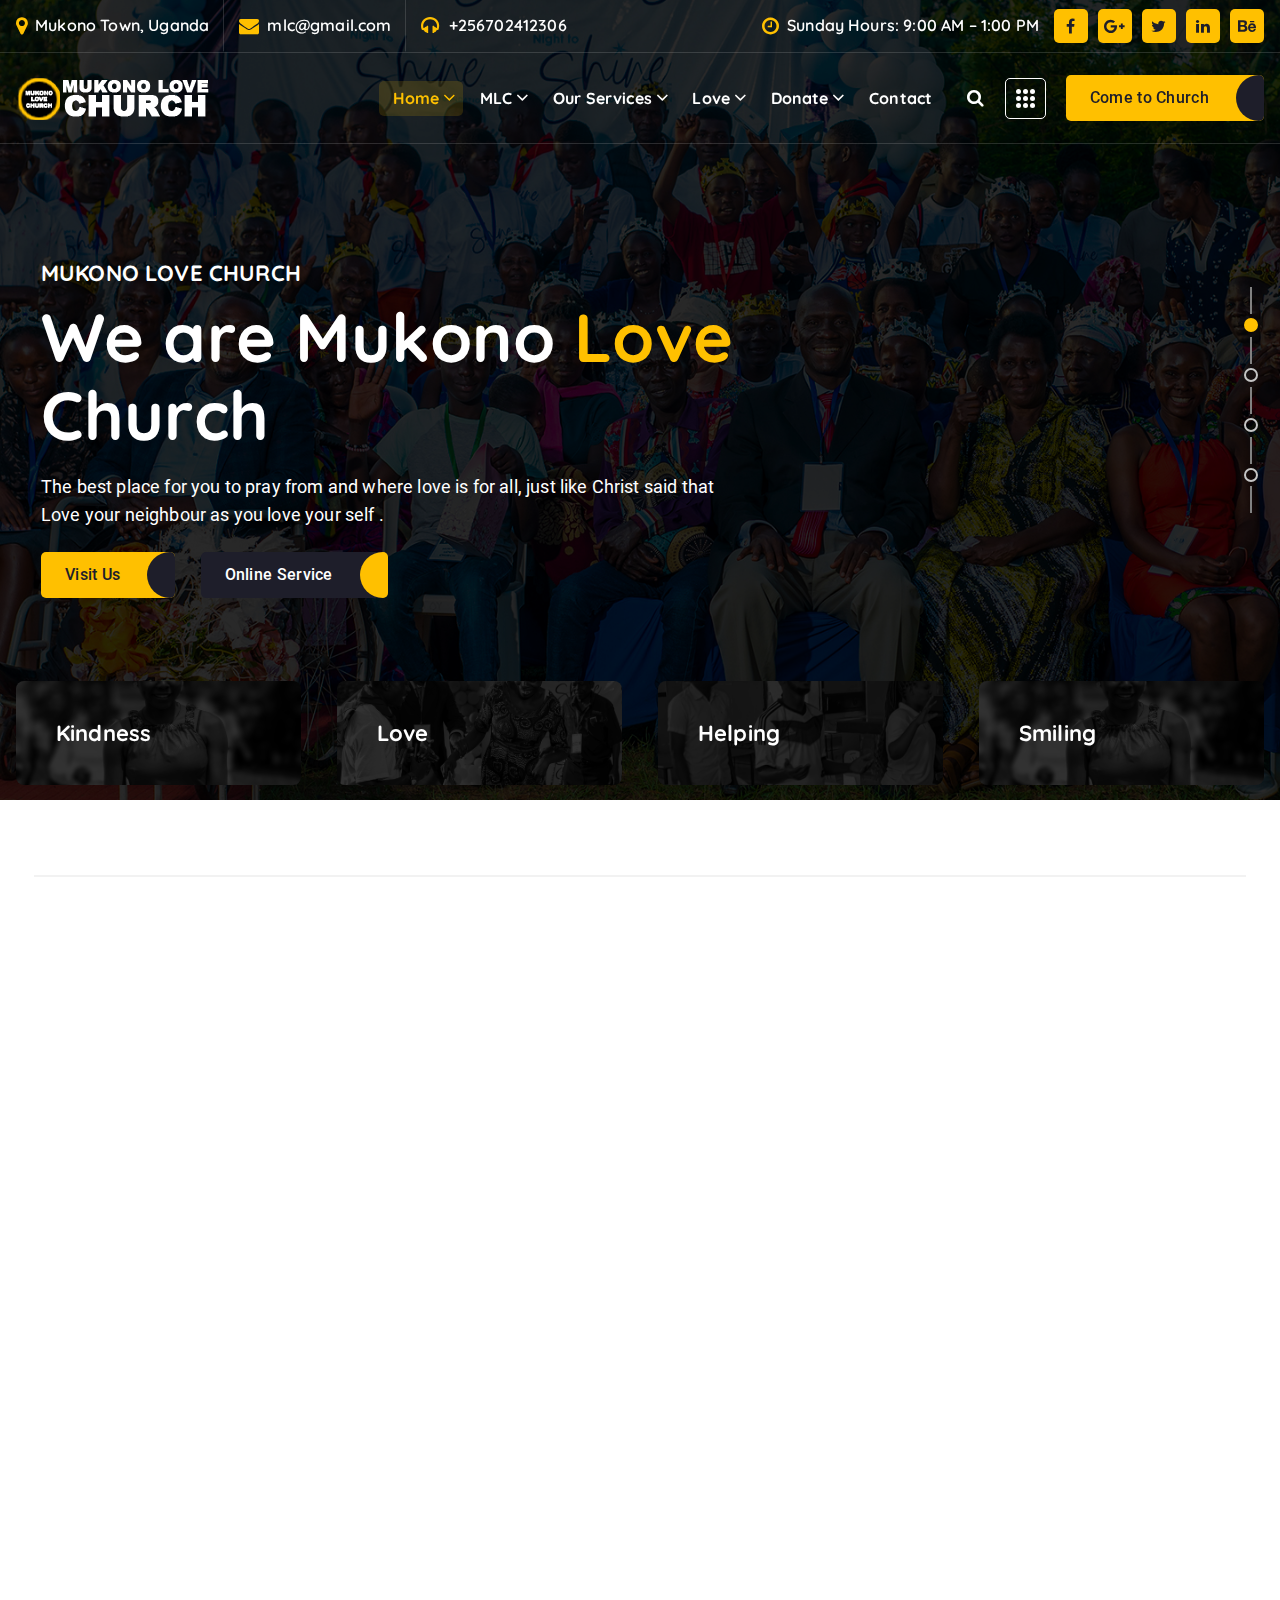
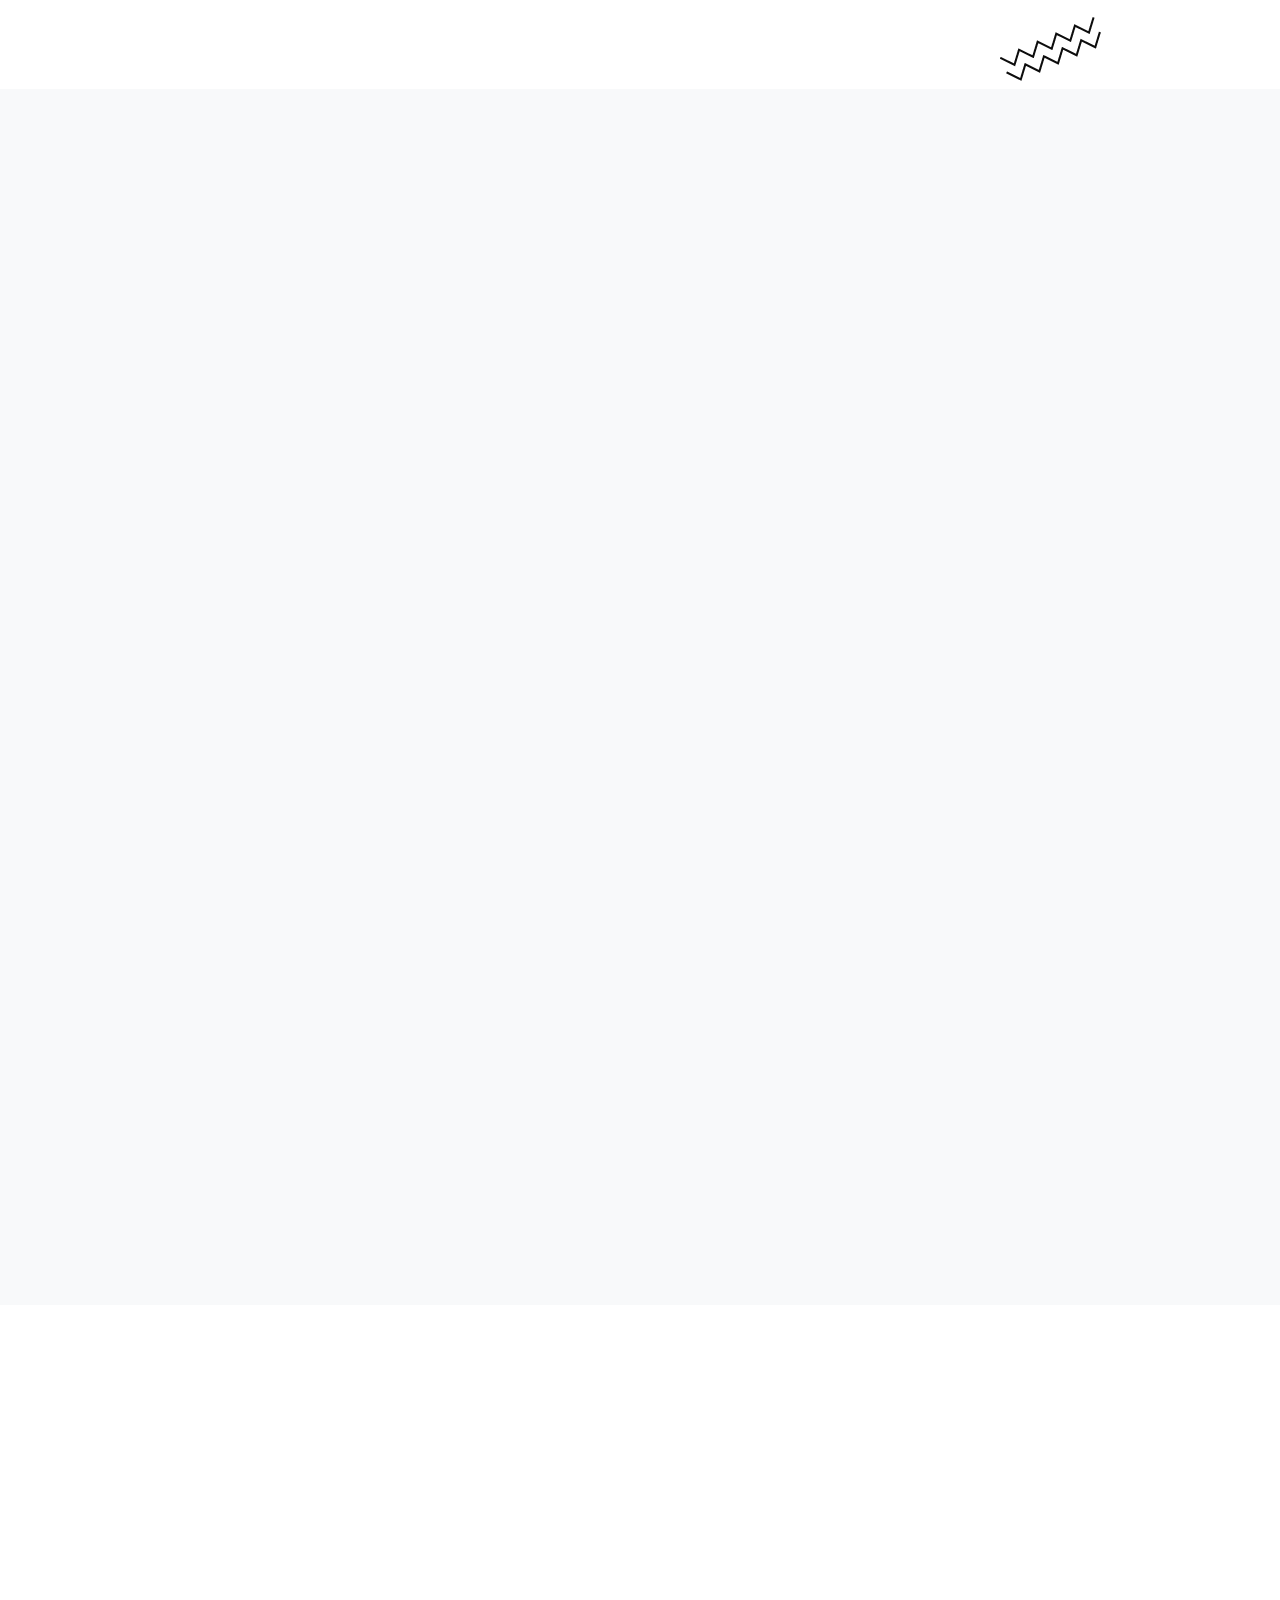
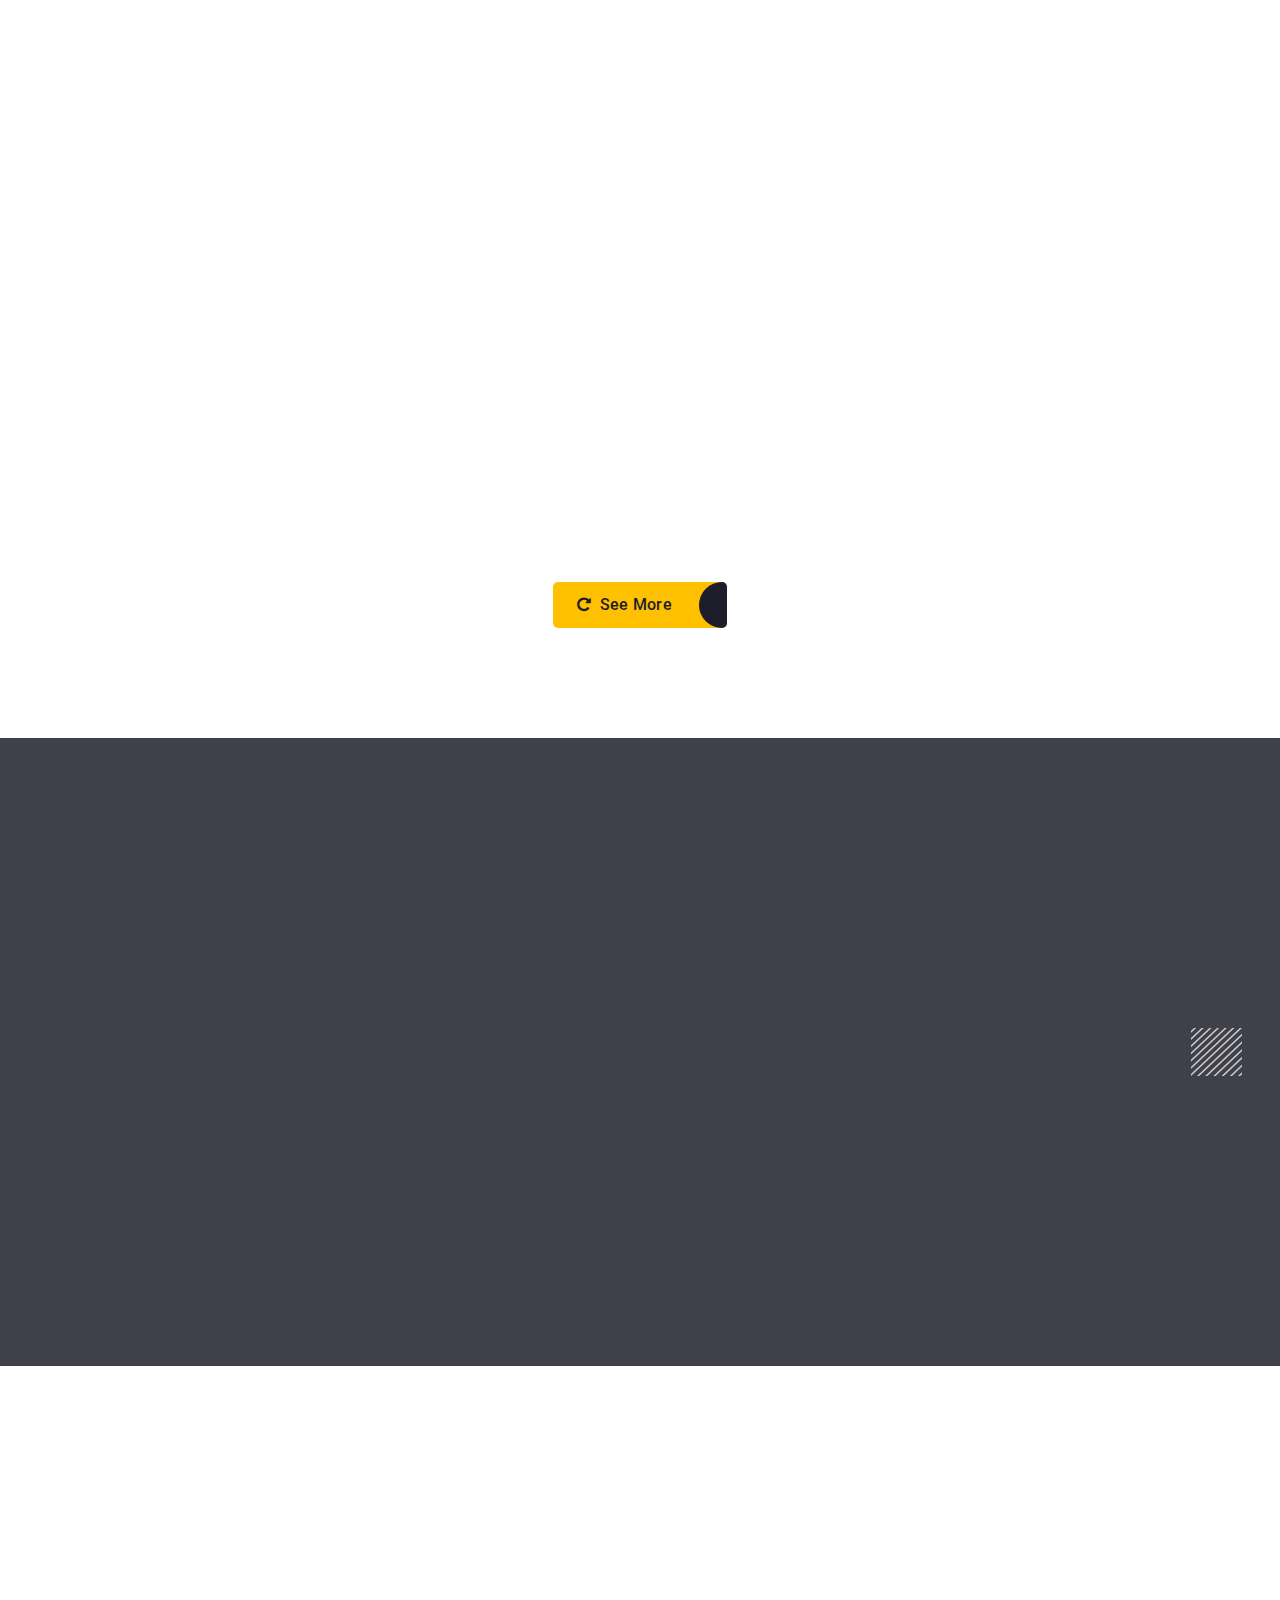
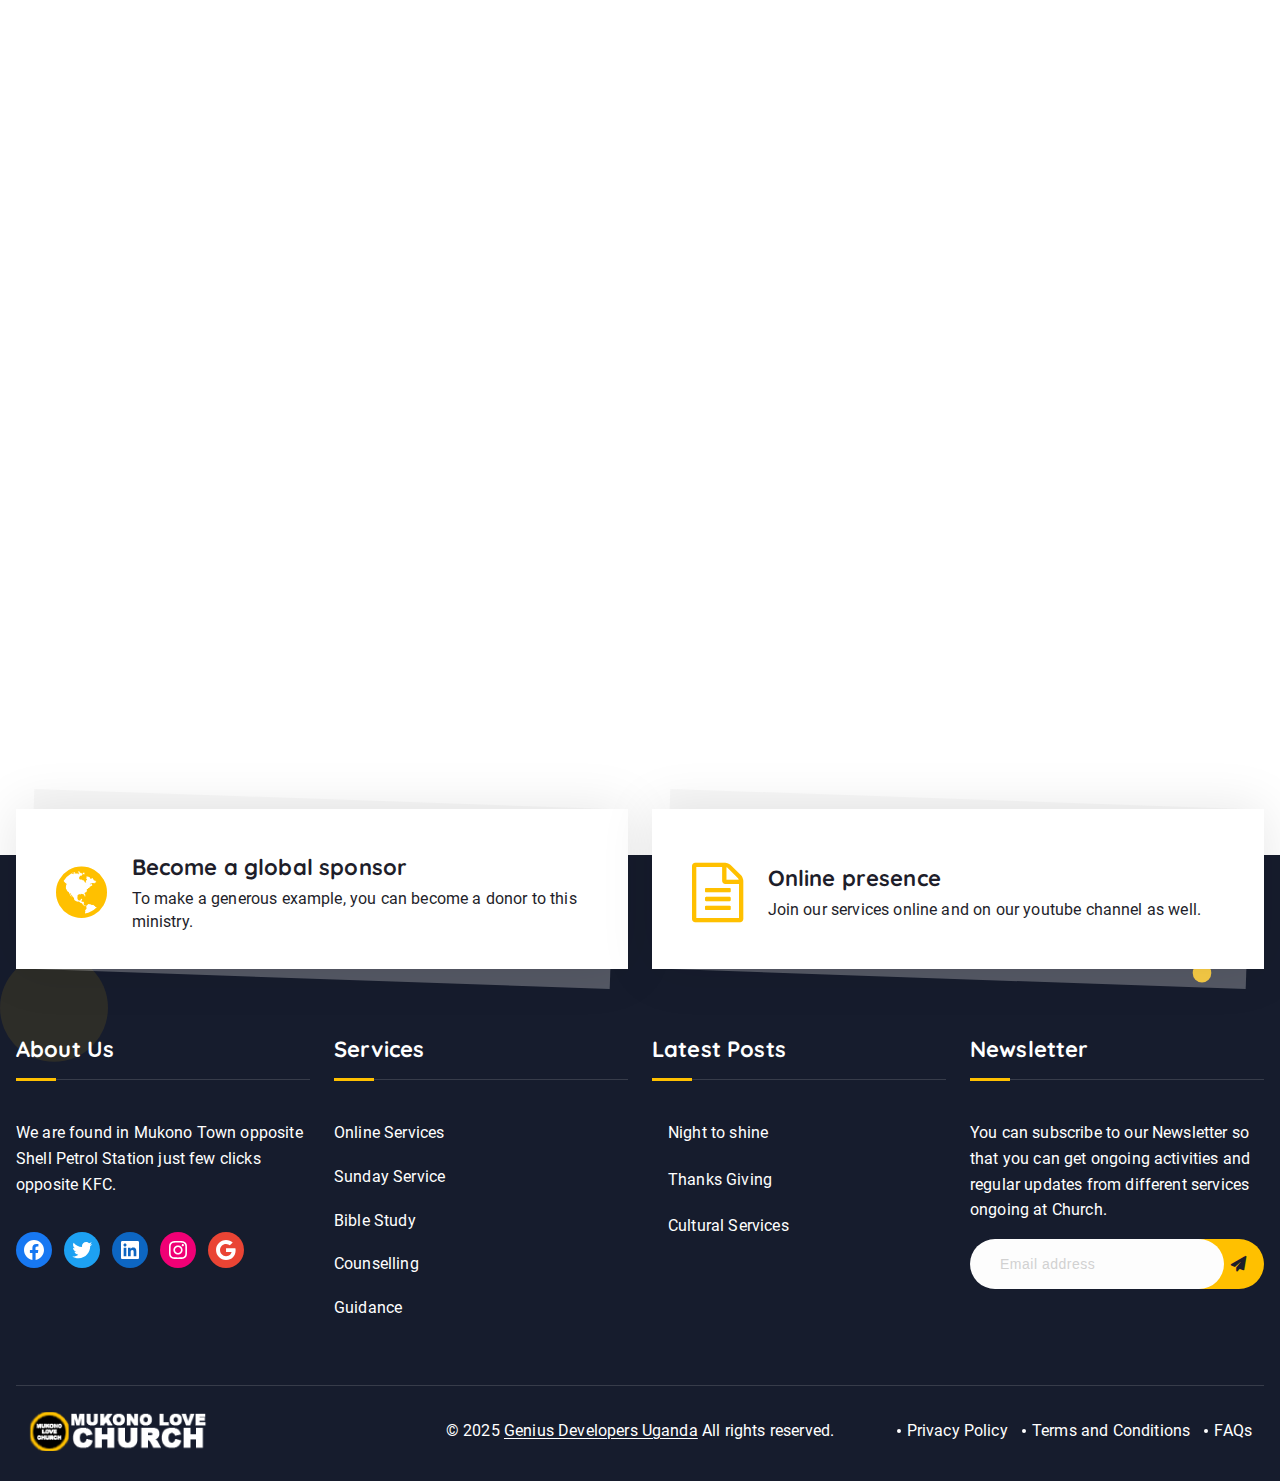
<file: index.html>
<!DOCTYPE html><html lang="en-US"><head>
		<meta charset="UTF-8">
		<meta name="viewport" content="width=device-width, initial-scale=1">
		<meta http-equiv="x-ua-compatible" content="ie=edge">
		
		<link rel="profile" href="">
		
		<title>MLC – Mukono Love Church</title>
<meta name="robots" content="max-image-preview:large">
<link rel="alternate" type="application/rss+xml" title="Mukono Love Church" href="">
<link rel="alternate" type="application/rss+xml" title="Mukono Love Church" href="">
<script type="text/javascript">
/* <![CDATA[ */
window._wpemojiSettings = {"baseUrl":"https:\/\/s.w.org\/images\/core\/emoji\/15.0.3\/72x72\/","ext":".png","svgUrl":"https:\/\/s.w.org\/images\/core\/emoji\/15.0.3\/svg\/","svgExt":".svg","source":{"concatemoji":"https:\/\/preview.desertthemes.com\/pro\/thinity\/wp-includes\/js\/wp-emoji-release.min.js?ver=6.6.2"}};
/*! This file is auto-generated */
!function(i,n){var o,s,e;function c(e){try{var t={supportTests:e,timestamp:(new Date).valueOf()};sessionStorage.setItem(o,JSON.stringify(t))}catch(e){}}function p(e,t,n){e.clearRect(0,0,e.canvas.width,e.canvas.height),e.fillText(t,0,0);var t=new Uint32Array(e.getImageData(0,0,e.canvas.width,e.canvas.height).data),r=(e.clearRect(0,0,e.canvas.width,e.canvas.height),e.fillText(n,0,0),new Uint32Array(e.getImageData(0,0,e.canvas.width,e.canvas.height).data));return t.every(function(e,t){return e===r[t]})}function u(e,t,n){switch(t){case"flag":return n(e,"\ud83c\udff3\ufe0f\u200d\u26a7\ufe0f","\ud83c\udff3\ufe0f\u200b\u26a7\ufe0f")?!1:!n(e,"\ud83c\uddfa\ud83c\uddf3","\ud83c\uddfa\u200b\ud83c\uddf3")&&!n(e,"\ud83c\udff4\udb40\udc67\udb40\udc62\udb40\udc65\udb40\udc6e\udb40\udc67\udb40\udc7f","\ud83c\udff4\u200b\udb40\udc67\u200b\udb40\udc62\u200b\udb40\udc65\u200b\udb40\udc6e\u200b\udb40\udc67\u200b\udb40\udc7f");case"emoji":return!n(e,"\ud83d\udc26\u200d\u2b1b","\ud83d\udc26\u200b\u2b1b")}return!1}function f(e,t,n){var r="undefined"!=typeof WorkerGlobalScope&&self instanceof WorkerGlobalScope?new OffscreenCanvas(300,150):i.createElement("canvas"),a=r.getContext("2d",{willReadFrequently:!0}),o=(a.textBaseline="top",a.font="600 32px Arial",{});return e.forEach(function(e){o[e]=t(a,e,n)}),o}function t(e){var t=i.createElement("script");t.src=e,t.defer=!0,i.head.appendChild(t)}"undefined"!=typeof Promise&&(o="wpEmojiSettingsSupports",s=["flag","emoji"],n.supports={everything:!0,everythingExceptFlag:!0},e=new Promise(function(e){i.addEventListener("DOMContentLoaded",e,{once:!0})}),new Promise(function(t){var n=function(){try{var e=JSON.parse(sessionStorage.getItem(o));if("object"==typeof e&&"number"==typeof e.timestamp&&(new Date).valueOf()<e.timestamp+604800&&"object"==typeof e.supportTests)return e.supportTests}catch(e){}return null}();if(!n){if("undefined"!=typeof Worker&&"undefined"!=typeof OffscreenCanvas&&"undefined"!=typeof URL&&URL.createObjectURL&&"undefined"!=typeof Blob)try{var e="postMessage("+f.toString()+"("+[JSON.stringify(s),u.toString(),p.toString()].join(",")+"));",r=new Blob([e],{type:"text/javascript"}),a=new Worker(URL.createObjectURL(r),{name:"wpTestEmojiSupports"});return void(a.onmessage=function(e){c(n=e.data),a.terminate(),t(n)})}catch(e){}c(n=f(s,u,p))}t(n)}).then(function(e){for(var t in e)n.supports[t]=e[t],n.supports.everything=n.supports.everything&&n.supports[t],"flag"!==t&&(n.supports.everythingExceptFlag=n.supports.everythingExceptFlag&&n.supports[t]);n.supports.everythingExceptFlag=n.supports.everythingExceptFlag&&!n.supports.flag,n.DOMReady=!1,n.readyCallback=function(){n.DOMReady=!0}}).then(function(){return e}).then(function(){var e;n.supports.everything||(n.readyCallback(),(e=n.source||{}).concatemoji?t(e.concatemoji):e.wpemoji&&e.twemoji&&(t(e.twemoji),t(e.wpemoji)))}))}((window,document),window._wpemojiSettings);
/* ]]> */
</script>
<style id="wp-emoji-styles-inline-css" type="text/css">

	img.wp-smiley, img.emoji {
		display: inline !important;
		border: none !important;
		box-shadow: none !important;
		height: 1em !important;
		width: 1em !important;
		margin: 0 0.07em !important;
		vertical-align: -0.1em !important;
		background: none !important;
		padding: 0 !important;
	}
</style>
<link rel="stylesheet" id="wp-block-library-css" href="css/style.min.css" type="text/css" media="all">
<style id="classic-theme-styles-inline-css" type="text/css">
/*! This file is auto-generated */
.wp-block-button__link{color:#fff;background-color:#32373c;border-radius:9999px;box-shadow:none;text-decoration:none;padding:calc(.667em + 2px) calc(1.333em + 2px);font-size:1.125em}.wp-block-file__button{background:#32373c;color:#fff;text-decoration:none}
</style>
<style id="global-styles-inline-css" type="text/css">
:root{--wp--preset--aspect-ratio--square: 1;--wp--preset--aspect-ratio--4-3: 4/3;--wp--preset--aspect-ratio--3-4: 3/4;--wp--preset--aspect-ratio--3-2: 3/2;--wp--preset--aspect-ratio--2-3: 2/3;--wp--preset--aspect-ratio--16-9: 16/9;--wp--preset--aspect-ratio--9-16: 9/16;--wp--preset--color--black: #000000;--wp--preset--color--cyan-bluish-gray: #abb8c3;--wp--preset--color--white: #ffffff;--wp--preset--color--pale-pink: #f78da7;--wp--preset--color--vivid-red: #cf2e2e;--wp--preset--color--luminous-vivid-orange: #ff6900;--wp--preset--color--luminous-vivid-amber: #fcb900;--wp--preset--color--light-green-cyan: #7bdcb5;--wp--preset--color--vivid-green-cyan: #00d084;--wp--preset--color--pale-cyan-blue: #8ed1fc;--wp--preset--color--vivid-cyan-blue: #0693e3;--wp--preset--color--vivid-purple: #9b51e0;--wp--preset--gradient--vivid-cyan-blue-to-vivid-purple: linear-gradient(135deg,rgba(6,147,227,1) 0%,rgb(155,81,224) 100%);--wp--preset--gradient--light-green-cyan-to-vivid-green-cyan: linear-gradient(135deg,rgb(122,220,180) 0%,rgb(0,208,130) 100%);--wp--preset--gradient--luminous-vivid-amber-to-luminous-vivid-orange: linear-gradient(135deg,rgba(252,185,0,1) 0%,rgba(255,105,0,1) 100%);--wp--preset--gradient--luminous-vivid-orange-to-vivid-red: linear-gradient(135deg,rgba(255,105,0,1) 0%,rgb(207,46,46) 100%);--wp--preset--gradient--very-light-gray-to-cyan-bluish-gray: linear-gradient(135deg,rgb(238,238,238) 0%,rgb(169,184,195) 100%);--wp--preset--gradient--cool-to-warm-spectrum: linear-gradient(135deg,rgb(74,234,220) 0%,rgb(151,120,209) 20%,rgb(207,42,186) 40%,rgb(238,44,130) 60%,rgb(251,105,98) 80%,rgb(254,248,76) 100%);--wp--preset--gradient--blush-light-purple: linear-gradient(135deg,rgb(255,206,236) 0%,rgb(152,150,240) 100%);--wp--preset--gradient--blush-bordeaux: linear-gradient(135deg,rgb(254,205,165) 0%,rgb(254,45,45) 50%,rgb(107,0,62) 100%);--wp--preset--gradient--luminous-dusk: linear-gradient(135deg,rgb(255,203,112) 0%,rgb(199,81,192) 50%,rgb(65,88,208) 100%);--wp--preset--gradient--pale-ocean: linear-gradient(135deg,rgb(255,245,203) 0%,rgb(182,227,212) 50%,rgb(51,167,181) 100%);--wp--preset--gradient--electric-grass: linear-gradient(135deg,rgb(202,248,128) 0%,rgb(113,206,126) 100%);--wp--preset--gradient--midnight: linear-gradient(135deg,rgb(2,3,129) 0%,rgb(40,116,252) 100%);--wp--preset--font-size--small: 13px;--wp--preset--font-size--medium: 20px;--wp--preset--font-size--large: 36px;--wp--preset--font-size--x-large: 42px;--wp--preset--font-family--inter: "Inter", sans-serif;--wp--preset--font-family--cardo: Cardo;--wp--preset--spacing--20: 0.44rem;--wp--preset--spacing--30: 0.67rem;--wp--preset--spacing--40: 1rem;--wp--preset--spacing--50: 1.5rem;--wp--preset--spacing--60: 2.25rem;--wp--preset--spacing--70: 3.38rem;--wp--preset--spacing--80: 5.06rem;--wp--preset--shadow--natural: 6px 6px 9px rgba(0, 0, 0, 0.2);--wp--preset--shadow--deep: 12px 12px 50px rgba(0, 0, 0, 0.4);--wp--preset--shadow--sharp: 6px 6px 0px rgba(0, 0, 0, 0.2);--wp--preset--shadow--outlined: 6px 6px 0px -3px rgba(255, 255, 255, 1), 6px 6px rgba(0, 0, 0, 1);--wp--preset--shadow--crisp: 6px 6px 0px rgba(0, 0, 0, 1);}:where(.is-layout-flex){gap: 0.5em;}:where(.is-layout-grid){gap: 0.5em;}body .is-layout-flex{display: flex;}.is-layout-flex{flex-wrap: wrap;align-items: center;}.is-layout-flex > :is(*, div){margin: 0;}body .is-layout-grid{display: grid;}.is-layout-grid > :is(*, div){margin: 0;}:where(.wp-block-columns.is-layout-flex){gap: 2em;}:where(.wp-block-columns.is-layout-grid){gap: 2em;}:where(.wp-block-post-template.is-layout-flex){gap: 1.25em;}:where(.wp-block-post-template.is-layout-grid){gap: 1.25em;}.has-black-color{color: var(--wp--preset--color--black) !important;}.has-cyan-bluish-gray-color{color: var(--wp--preset--color--cyan-bluish-gray) !important;}.has-white-color{color: var(--wp--preset--color--white) !important;}.has-pale-pink-color{color: var(--wp--preset--color--pale-pink) !important;}.has-vivid-red-color{color: var(--wp--preset--color--vivid-red) !important;}.has-luminous-vivid-orange-color{color: var(--wp--preset--color--luminous-vivid-orange) !important;}.has-luminous-vivid-amber-color{color: var(--wp--preset--color--luminous-vivid-amber) !important;}.has-light-green-cyan-color{color: var(--wp--preset--color--light-green-cyan) !important;}.has-vivid-green-cyan-color{color: var(--wp--preset--color--vivid-green-cyan) !important;}.has-pale-cyan-blue-color{color: var(--wp--preset--color--pale-cyan-blue) !important;}.has-vivid-cyan-blue-color{color: var(--wp--preset--color--vivid-cyan-blue) !important;}.has-vivid-purple-color{color: var(--wp--preset--color--vivid-purple) !important;}.has-black-background-color{background-color: var(--wp--preset--color--black) !important;}.has-cyan-bluish-gray-background-color{background-color: var(--wp--preset--color--cyan-bluish-gray) !important;}.has-white-background-color{background-color: var(--wp--preset--color--white) !important;}.has-pale-pink-background-color{background-color: var(--wp--preset--color--pale-pink) !important;}.has-vivid-red-background-color{background-color: var(--wp--preset--color--vivid-red) !important;}.has-luminous-vivid-orange-background-color{background-color: var(--wp--preset--color--luminous-vivid-orange) !important;}.has-luminous-vivid-amber-background-color{background-color: var(--wp--preset--color--luminous-vivid-amber) !important;}.has-light-green-cyan-background-color{background-color: var(--wp--preset--color--light-green-cyan) !important;}.has-vivid-green-cyan-background-color{background-color: var(--wp--preset--color--vivid-green-cyan) !important;}.has-pale-cyan-blue-background-color{background-color: var(--wp--preset--color--pale-cyan-blue) !important;}.has-vivid-cyan-blue-background-color{background-color: var(--wp--preset--color--vivid-cyan-blue) !important;}.has-vivid-purple-background-color{background-color: var(--wp--preset--color--vivid-purple) !important;}.has-black-border-color{border-color: var(--wp--preset--color--black) !important;}.has-cyan-bluish-gray-border-color{border-color: var(--wp--preset--color--cyan-bluish-gray) !important;}.has-white-border-color{border-color: var(--wp--preset--color--white) !important;}.has-pale-pink-border-color{border-color: var(--wp--preset--color--pale-pink) !important;}.has-vivid-red-border-color{border-color: var(--wp--preset--color--vivid-red) !important;}.has-luminous-vivid-orange-border-color{border-color: var(--wp--preset--color--luminous-vivid-orange) !important;}.has-luminous-vivid-amber-border-color{border-color: var(--wp--preset--color--luminous-vivid-amber) !important;}.has-light-green-cyan-border-color{border-color: var(--wp--preset--color--light-green-cyan) !important;}.has-vivid-green-cyan-border-color{border-color: var(--wp--preset--color--vivid-green-cyan) !important;}.has-pale-cyan-blue-border-color{border-color: var(--wp--preset--color--pale-cyan-blue) !important;}.has-vivid-cyan-blue-border-color{border-color: var(--wp--preset--color--vivid-cyan-blue) !important;}.has-vivid-purple-border-color{border-color: var(--wp--preset--color--vivid-purple) !important;}.has-vivid-cyan-blue-to-vivid-purple-gradient-background{background: var(--wp--preset--gradient--vivid-cyan-blue-to-vivid-purple) !important;}.has-light-green-cyan-to-vivid-green-cyan-gradient-background{background: var(--wp--preset--gradient--light-green-cyan-to-vivid-green-cyan) !important;}.has-luminous-vivid-amber-to-luminous-vivid-orange-gradient-background{background: var(--wp--preset--gradient--luminous-vivid-amber-to-luminous-vivid-orange) !important;}.has-luminous-vivid-orange-to-vivid-red-gradient-background{background: var(--wp--preset--gradient--luminous-vivid-orange-to-vivid-red) !important;}.has-very-light-gray-to-cyan-bluish-gray-gradient-background{background: var(--wp--preset--gradient--very-light-gray-to-cyan-bluish-gray) !important;}.has-cool-to-warm-spectrum-gradient-background{background: var(--wp--preset--gradient--cool-to-warm-spectrum) !important;}.has-blush-light-purple-gradient-background{background: var(--wp--preset--gradient--blush-light-purple) !important;}.has-blush-bordeaux-gradient-background{background: var(--wp--preset--gradient--blush-bordeaux) !important;}.has-luminous-dusk-gradient-background{background: var(--wp--preset--gradient--luminous-dusk) !important;}.has-pale-ocean-gradient-background{background: var(--wp--preset--gradient--pale-ocean) !important;}.has-electric-grass-gradient-background{background: var(--wp--preset--gradient--electric-grass) !important;}.has-midnight-gradient-background{background: var(--wp--preset--gradient--midnight) !important;}.has-small-font-size{font-size: var(--wp--preset--font-size--small) !important;}.has-medium-font-size{font-size: var(--wp--preset--font-size--medium) !important;}.has-large-font-size{font-size: var(--wp--preset--font-size--large) !important;}.has-x-large-font-size{font-size: var(--wp--preset--font-size--x-large) !important;}
:where(.wp-block-post-template.is-layout-flex){gap: 1.25em;}:where(.wp-block-post-template.is-layout-grid){gap: 1.25em;}
:where(.wp-block-columns.is-layout-flex){gap: 2em;}:where(.wp-block-columns.is-layout-grid){gap: 2em;}
:root :where(.wp-block-pullquote){font-size: 1.5em;line-height: 1.6;}
</style>
<link rel="stylesheet" id="contact-form-7-css" href="css/styles.css" type="text/css" media="all">
<link rel="stylesheet" id="woocommerce-layout-css" href="css/woocommerce-layout.css" type="text/css" media="all">
<link rel="stylesheet" id="woocommerce-smallscreen-css" href="css/woocommerce-smallscreen.css" type="text/css" media="only screen and (max-width: 768px)">
<link rel="stylesheet" id="woocommerce-general-css" href="css/woocommerce.css" type="text/css" media="all">
<style id="woocommerce-inline-inline-css" type="text/css">
.woocommerce form .form-row .required { visibility: visible; }
</style>
<link rel="stylesheet" id="owl-carousel-min-css" href="css/owl.carousel.min.css" type="text/css" media="all">
<link rel="stylesheet" id="font-awesome-css" href="css/font-awesome.min.css" type="text/css" media="all">
<link rel="stylesheet" id="animate-css" href="css/animate.css" type="text/css" media="all">
<link rel="stylesheet" id="magnific-popup-css" href="css/magnific-popup.min.css" type="text/css" media="all">
<link rel="stylesheet" id="cosmobit-core-css" href="css/core.css" type="text/css" media="all">
<link rel="stylesheet" id="cosmobit-theme-css" href="css/themes.css" type="text/css" media="all">
<link rel="stylesheet" id="cosmobit-woocommerce-css" href="css/woo-styles.css" type="text/css" media="all">
<link rel="stylesheet" id="cosmobit-style-css" href="css/style.css" type="text/css" media="all">
<style id="cosmobit-style-inline-css" type="text/css">
.dt__pagetitle:before {
					background-image: -moz-linear-gradient(0deg,var(--dt-sec-color) 0,rgba(14, 34, 88, 0.9) 100%);
					background-image: -webkit-linear-gradient(0deg,var(--dt-sec-color) 0,rgba(14, 34, 88, 0.9) 100%);
				}
.site--logo img { max-width: 209px !important;} .dt__slider.dt__slider--one .dt__slider-wrapper {
					background-color: rgba(0, 0, 0, 0.5);
				}
.dt__slider.dt__slider--two .dt__slider-wrapper {
					background-color: rgba(0, 0, 0, 0.5);
				}
.dt__slider.dt__slider--three .dt__slider-wrapper {
					background-color: rgba(0, 0, 0, 0.6);
				}
.dt__slider.dt__slider--four .dt__slider-wrapper, .dt__slider.dt__slider--six .dt__slider-wrapper {
					background-color: rgba(0, 0, 0, 0.5);
				}
.dt__slider.dt__slider--five .dt__slider-wrapper {
					background-color: rgba(38, 31, 0, 0.4);
				}
.dt__cta--one:before {
					    background-color: #161C2D;
						opacity: 0.85;
				}
.dt__cta--two .dt__cta-row:before {
					    background-color: #ffc000;
						opacity: 0.85;
				}
.dt__cta--three .dt__cta-row:before {
					    background-color: #161C2D;
						opacity: 0.85;
				}
.front1--help.dt__about--hwh {
					    background-color: #161c2d;
				}
.front2--help.dt__about--hwh {
					    background-color: #161c2d;
				}
:root {
						--dt-pri-color: #f31717;
					}
:root {
						--dt-pri-color: #ffc000;
						--dt-sec-color: #1e1e2a;
					}
.dt-container,.dt__slider-main .owl-dots {
						max-width: 1320px;
					}.header--eight .dt-container {
						max-width: calc(1320px + 7.15rem);
					}
 body{ 
			font-weight: inherit;
			text-transform: inherit;
			font-style: inherit;
			text-decoration: none;
		}
 h1{ 
				font-family: ;
				font-weight: 700;
				text-transform: inherit;
				font-style: inherit;
				text-decoration: inherit;
			}
 h2{ 
				font-family: ;
				font-weight: 700;
				text-transform: inherit;
				font-style: inherit;
				text-decoration: inherit;
			}
 h3{ 
				font-family: ;
				font-weight: 700;
				text-transform: inherit;
				font-style: inherit;
				text-decoration: inherit;
			}
 h4{ 
				font-family: ;
				font-weight: 700;
				text-transform: inherit;
				font-style: inherit;
				text-decoration: inherit;
			}
 h5{ 
				font-family: ;
				font-weight: 700;
				text-transform: inherit;
				font-style: inherit;
				text-decoration: inherit;
			}
 h6{ 
				font-family: ;
				font-weight: 700;
				text-transform: inherit;
				font-style: inherit;
				text-decoration: inherit;
			}
.dt__footer--one{ 
				    background: #161c2d;
			}
.dt__footer--one .dt__footer-copyright > .dt-container > .dt-row{ 
				    background: #f31717;
			}

</style>
<link rel="stylesheet" id="cosmobit-google-fonts-css" href="css/a5e1ac65e1e80f861c45f894a44c5431.css" type="text/css" media="all">
<script type="text/javascript" src="js/jquery.min.js" id="jquery-core-js"></script>
<script type="text/javascript" src="js/jquery-migrate.min.js" id="jquery-migrate-js"></script>
<script type="text/javascript" src="js/jquery.blockUI.min.js" id="jquery-blockui-js" defer="defer" data-wp-strategy="defer"></script>
<script type="text/javascript" id="wc-add-to-cart-js-extra">
/* <![CDATA[ */
var wc_add_to_cart_params = {"ajax_url":"\/pro\/thinity\/wp-admin\/admin-ajax.php","wc_ajax_url":"\/pro\/thinity\/?wc-ajax=%%endpoint%%","i18n_view_cart":"View cart","cart_url":"https:\/\/preview.desertthemes.com\/pro\/thinity\/cart\/","is_cart":"","cart_redirect_after_add":"no"};
/* ]]> */
</script>
<script type="text/javascript" src="js/add-to-cart.min.js" id="wc-add-to-cart-js" defer="defer" data-wp-strategy="defer"></script>
<script type="text/javascript" src="js/js.cookie.min.js" id="js-cookie-js" defer="defer" data-wp-strategy="defer"></script>
<script type="text/javascript" id="woocommerce-js-extra">
/* <![CDATA[ */
var woocommerce_params = {"ajax_url":"\/pro\/thinity\/wp-admin\/admin-ajax.php","wc_ajax_url":"\/pro\/thinity\/?wc-ajax=%%endpoint%%"};
/* ]]> */
</script>
<script type="text/javascript" src="js/woocommerce.min.js" id="woocommerce-js" defer="defer" data-wp-strategy="defer"></script>
<script type="text/javascript" src="js/owl.carousel.min.js" id="owl-carousel-js"></script>
<script type="text/javascript" src="js/isotope.pkgd.min.js" id="isotope-pkgd-js"></script>
<link rel="https://api.w.org/" href=""><link rel="alternate" title="JSON" type="application/json" href=""><link rel="EditURI" type="application/rsd+xml" title="RSD" href="">
<meta name="generator" content="WordPress 6.6.2">
<meta name="generator" content="WooCommerce 9.3.3">
<link rel="canonical" href="">
<link rel="shortlink" href="">
<link rel="alternate" title="oEmbed (JSON)" type="application/json+oembed" href="">
<link rel="alternate" title="oEmbed (XML)" type="text/xml+oembed" href="">
		<script type="text/javascript">
			//<![CDATA[
			var show_msg = '';
			if (show_msg !== '0') {
				var options = {view_src: "View Source is disabled!", inspect_elem: "Inspect Element is disabled!", right_click: "Right click is disabled!", copy_cut_paste_content: "Cut/Copy/Paste is disabled!", image_drop: "Image Drag-n-Drop is disabled!" }
			} else {
				var options = '';
			}

         	function nocontextmenu(e) { return false; }
         	document.oncontextmenu = nocontextmenu;
         	document.ondragstart = function() { return false;}

			document.onmousedown = function (event) {
				event = (event || window.event);
				if (event.keyCode === 123) {
					if (show_msg !== '0') {show_toast('inspect_elem');}
					return false;
				}
			}
			document.onkeydown = function (event) {
				event = (event || window.event);
				//alert(event.keyCode);   return false;
				if (event.keyCode === 123 ||
						event.ctrlKey && event.shiftKey && event.keyCode === 73 ||
						event.ctrlKey && event.shiftKey && event.keyCode === 75 ||
						event.ctrlKey && event.shiftKey && event.keyCode === 67) {
					if (show_msg !== '0') {show_toast('inspect_elem');}
					return false;
				}
				if (event.ctrlKey && event.keyCode === 85) {
					if (show_msg !== '0') {show_toast('view_src');}
					return false;
				}
			}
			function addMultiEventListener(element, eventNames, listener) {
				var events = eventNames.split(' ');
				for (var i = 0, iLen = events.length; i < iLen; i++) {
					element.addEventListener(events[i], function (e) {
						e.preventDefault();
						if (show_msg !== '0') {
							show_toast(listener);
						}
					});
				}
			}
			addMultiEventListener(document, 'contextmenu', 'right_click');
			addMultiEventListener(document, 'cut copy paste print', 'copy_cut_paste_content');
			addMultiEventListener(document, 'drag drop', 'image_drop');
			function show_toast(text) {
				var x = document.getElementById("amm_drcfw_toast_msg");
				x.innerHTML = eval('options.' + text);
				x.className = "show";
				setTimeout(function () {
					x.className = x.className.replace("show", "")
				}, 3000);
			}
		//]]>
		</script>
		<style type="text/css">body * :not(input):not(textarea){user-select:none !important; -webkit-touch-callout: none !important;  -webkit-user-select: none !important; -moz-user-select:none !important; -khtml-user-select:none !important; -ms-user-select: none !important;}#amm_drcfw_toast_msg{visibility:hidden;min-width:250px;margin-left:-125px;background-color:#333;color:#fff;text-align:center;border-radius:2px;padding:16px;position:fixed;z-index:999;left:50%;bottom:30px;font-size:17px}#amm_drcfw_toast_msg.show{visibility:visible;-webkit-animation:fadein .5s,fadeout .5s 2.5s;animation:fadein .5s,fadeout .5s 2.5s}@-webkit-keyframes fadein{from{bottom:0;opacity:0}to{bottom:30px;opacity:1}}@keyframes fadein{from{bottom:0;opacity:0}to{bottom:30px;opacity:1}}@-webkit-keyframes fadeout{from{bottom:30px;opacity:1}to{bottom:0;opacity:0}}@keyframes fadeout{from{bottom:30px;opacity:1}to{bottom:0;opacity:0}}</style>
			<noscript><style>.woocommerce-product-gallery{ opacity: 1 !important; }</style></noscript>
		<style type="text/css">
			.site-title,
		.site-description {
			position: absolute;
			clip: rect(1px, 1px, 1px, 1px);
		}
		</style>
	<style id="wp-fonts-local" type="text/css">
@font-face{font-family:Inter;font-style:normal;font-weight:300 900;font-display:fallback;src:url('fonts/Inter-VariableFont_slnt%2Cwght.woff2') format('woff2');font-stretch:normal;}
@font-face{font-family:Cardo;font-style:normal;font-weight:400;font-display:fallback;src:url('fonts/cardo_normal_400.woff2') format('woff2');}
</style>
<link rel="icon" href="images/favicon.png" sizes="32x32">
<link rel="icon" href="images/favicon.png" sizes="192x192">
<link rel="apple-touch-icon" href="">
<meta name="msapplication-TileImage" content="">
		<style type="text/css" id="wp-custom-css">
			.dt__contactform-inner .widget.widget_contact i, .dt__timeline .dt__timeline-block:after, .dt__process--one .dt__process-block .dt__process-inner .dt__process-icon .line i, .dt__help-block:focus-within .dt__help-icon, .dt__help-block:hover .dt__help-icon, .dt__portfolio--one .dt__portfolio-item .dt__portfolio-figure .dt__portfolio-content .dt__portfolio-btn a, .dt__portfolio--one .dt__portfolio-item .dt__portfolio-figure .dt__portfolio-content .dt__portfolio-btn a span, .dt__tabs .tabs .dt-btn-tab.active,.mc4wp-form .form-group .submit-btn,
button[type=submit], button,
input[type="button"], input[type="reset"],
input[type="submit"], .dt-btn-primary,
.wp-block-button__link,
.dt__header-widget .widget_social li a,
.widget_social li a,
.dt-btn-primary {
    color: var(--dt-sec-color);
}

button.dt__uptop {
    color: var(--dt-sec-color);
    background-color: var(--dt-pri-color);
    border-color: var(--dt-pri-color);
}

.dt__footer--one .dt__footer-copyright > .dt-container > .dt-row {
    padding: 2.5rem 0 0;
    background-color: transparent;
    border-top: 0.1rem solid rgba(189, 189, 189, 0.2);
}

.dt__slider--two .dt__slider-content {
    background-color: rgba(30, 30, 42, 0.7);
}

@media (min-width: 75em) {
	.dt__slider.dt__slider--one .dt__slider-wrapper:after {
			top: unset;
			bottom: 0;
			transform: rotate(180deg);
			opacity: 0.5;
	}
}		</style>
			<script src="js/wp-emoji-release.min.js" defer=""></script></head>
<body class="home page-template page-template-page-templates page-template-frontpage4 page-template-page-templatesfrontpage4-php page page-id-306 wp-custom-logo theme-cosmobit-pro woocommerce-js background-wide front__switcher-enable btn--effect-four dt__siteheading-one menu__active-two">

	<div id="page" class="site">
		<a class="skip-link screen-reader-text" href="">Mukono Love Church</a>
	
		
<!--=== / Start: As--Header (Topbar + Navbar (Mobile Menu)) / === -->
<header id="dt__header" class="dt__header header--six">
    <div class="dt__header-inner">
        <div class="dt__header-topbar dt-d-lg-block dt-d-none">
            	<div class="dt__header-widget">
		<div class="dt-container">
			<div class="dt-row">
				<div class="dt-col-lg-6 dt-col-12">
					<div class="widget--left dt-text-lg-left">
													<aside class="widget widget_contact contact1">
								<div class="contact__list">
																			<i class="fa fa-map-marker" aria-hidden="true"></i>
																		
																			<div class="contact__body">
											<h6 class="title"><a href="">Mukono Town, Uganda</a></h6>
										</div>
																	</div>
							</aside>
												
													<aside class="widget widget_contact contact2">
								<div class="contact__list">
																			<i class="fa fa-envelope" aria-hidden="true"></i>
										
																			<div class="contact__body">
											<h6 class="title"><a href="mailto:mukonolovechurch@gmail.com">mlc@gmail.com</a></h6>
										</div>
																	</div>
							</aside>
												
													<aside class="widget widget_contact contact3">
								<div class="contact__list">
																			<i class="fa fa-headphones" aria-hidden="true"></i>
										
																			<div class="contact__body">
											<h6 class="title"><a href="tel:+256702412306">+256702412306</a></h6>
										</div>
																	</div>
							</aside>
							
					</div>
				</div>
				<div class="dt-col-lg-6 dt-col-12">
					<div class="widget--right dt-text-lg-right">
					
													<aside class="widget widget_contact contact4">
								<div class="contact__list">
																			<i class="fa fa-clock-o" aria-hidden="true"></i>
										
																			<div class="contact__body">
											<h6 class="title"><a href="">Sunday Hours: 9:00 AM – 1:00 PM</a></h6>
										</div>
																	</div>
							</aside>
																			<aside class="widget widget_social">
								<ul>
																			<li><a href="#"><i class="fa fa-facebook"></i></a></li>
																			<li><a href="#"><i class="fa fa-google-plus"></i></a></li>
																			<li><a href="#"><i class="fa fa-twitter"></i></a></li>
																			<li><a href="#"><i class="fa fa-linkedin"></i></a></li>
																			<li><a href="#"><i class="fa fa-behance"></i></a></li>
																	</ul>
							</aside>
							
					</div>
				</div>
			</div>
		</div>
	</div>
	        </div>
        <div class="dt__header-navwrapper">
            <div class="dt__header-navwrapperinner">
                <!--=== / Start: As--Navbar / === -->
                <div class="dt__navbar dt-d-none dt-d-lg-block">
                    <div class="dt__navbar-wrapper is--sticky">
                        <div class="dt-container">
                            <div class="dt-row">
                                <div class="dt-col-2 dt-my-auto">
                                    <div class="site--logo">
                                       <a href="" class="custom-logo-link" rel="home" aria-current="page"><img width="195" height="43" src="images/thinity-logo-white.png" class="custom-logo" alt="Thinity" decoding="async"></a>						<p class="site-description">MLC - Mukono Love Church</p>
		                                    </div>
                                </div>
                                <div class="dt-col-10 dt-my-auto">
                                    <div class="dt__navbar-menu">
                                        <nav class="dt__navbar-nav">
                                            <ul id="menu-primary-menu" class="dt__navbar-mainmenu"><li itemscope="itemscope" itemtype="https://www.schema.org/SiteNavigationElement" id="menu-item-73" class="menu-item menu-item-type-post_type menu-item-object-page menu-item-home current-menu-item page_item page-item-306 current_page_item current-menu-ancestor current-menu-parent current_page_parent current_page_ancestor menu-item-has-children dropdown active menu-item-73 menu-item"><a title="Home" href="" class="nav-link" aria-current="page">Home</a>
<span class="dt__mobilenav-dropdown-toggle"><button type="button" class="fa fa-angle-right" aria-label="Mobile Dropdown Toggle"></button></span><ul class="dropdown-menu" role="menu">
	<li itemscope="itemscope" itemtype="https://www.schema.org/SiteNavigationElement" id="menu-item-173" class="menu-item menu-item-type-post_type menu-item-object-page menu-item-173 menu-item"><a title="Pr. Kibuuka" href="" class="dropdown-item">Pr. Kibuuka</a></li>
	<li itemscope="itemscope" itemtype="https://www.schema.org/SiteNavigationElement" id="menu-item-172" class="menu-item menu-item-type-post_type menu-item-object-page menu-item-172 menu-item"><a title="Mummy Kibuuka" href="" class="dropdown-item">Mummy Kibuuka</a></li>
</ul>
</li>
<li itemscope="itemscope" itemtype="https://www.schema.org/SiteNavigationElement" id="menu-item-84" class="menu-item menu-item-type-custom menu-item-object-custom menu-item-has-children dropdown menu-item-84 menu-item"><a title="MLC" href="#" class="nav-link">MLC</a>
<span class="dt__mobilenav-dropdown-toggle"><button type="button" class="fa fa-angle-right" aria-label="Mobile Dropdown Toggle"></button></span><ul class="dropdown-menu" aria-labelledby="dt__mobilenav-dropdown-toggle'><button type='button' class='fa fa-angle-right' aria-label='Mobile Dropdown Toggle'></button></span><ul class=" role="menu">
	<li itemscope="itemscope" itemtype="https://www.schema.org/SiteNavigationElement" id="menu-item-60" class="menu-item menu-item-type-post_type menu-item-object-page menu-item-60 menu-item"><a title="About Us" href="" class="dropdown-item">About Us</a></li>
	<li itemscope="itemscope" itemtype="https://www.schema.org/SiteNavigationElement" id="menu-item-68" class="menu-item menu-item-type-post_type menu-item-object-page menu-item-68 menu-item"><a title="Give" href="" class="dropdown-item">Give</a></li>
	<li itemscope="itemscope" itemtype="https://www.schema.org/SiteNavigationElement" id="menu-item-86" class="menu-item menu-item-type-custom menu-item-object-custom menu-item-has-children dropdown menu-item-86 menu-item"><a title="Gallery" href="#" class="dropdown-item">Gallery</a>
	<span class="dt__mobilenav-dropdown-toggle"><button type="button" class="fa fa-angle-right" aria-label="Mobile Dropdown Toggle"></button></span><ul class="dropdown-menu" aria-labelledby="dt__mobilenav-dropdown-toggle'><button type='button' class='fa fa-angle-right' aria-label='Mobile Dropdown Toggle'></button></span><ul class=" role="menu">
		<li itemscope="itemscope" itemtype="https://www.schema.org/SiteNavigationElement" id="menu-item-71" class="menu-item menu-item-type-post_type menu-item-object-page menu-item-71 menu-item"><a title="Photo Gallery" href="" class="dropdown-item">Photo Gallery</a></li>
		<li itemscope="itemscope" itemtype="https://www.schema.org/SiteNavigationElement" id="menu-item-72" class="menu-item menu-item-type-post_type menu-item-object-page menu-item-72 menu-item"><a title="Video Gallery" href="" class="dropdown-item">Video Gallery</a></li></ul></li>
	<li itemscope="itemscope" itemtype="https://www.schema.org/SiteNavigationElement" id="menu-item-70" class="menu-item menu-item-type-post_type menu-item-object-page menu-item-70 menu-item"><a title="FAQ" href="/" class="dropdown-item">FAQ</a></li>
</ul>
</li>
<li itemscope="itemscope" itemtype="https://www.schema.org/SiteNavigationElement" id="menu-item-91" class="menu-item menu-item-type-custom menu-item-object-custom menu-item-has-children dropdown menu-item-91 menu-item"><a title="Our Services" href="#" class="nav-link">Our Services</a>
<span class="dt__mobilenav-dropdown-toggle"><button type="button" class="fa fa-angle-right" aria-label="Mobile Dropdown Toggle"></button></span><ul class="dropdown-menu" aria-labelledby="dt__mobilenav-dropdown-toggle'><button type='button' class='fa fa-angle-right' aria-label='Mobile Dropdown Toggle'></button></span><ul class=" role="menu">
	<li itemscope="itemscope" itemtype="https://www.schema.org/SiteNavigationElement" id="menu-item-81" class="menu-item menu-item-type-post_type menu-item-object-page menu-item-81 menu-item"><a title="Sunday Service" href="" class="dropdown-item">Sunday Service</a></li>
	<li itemscope="itemscope" itemtype="https://www.schema.org/SiteNavigationElement" id="menu-item-83" class="menu-item menu-item-type-post_type menu-item-object-page menu-item-83 menu-item"><a title="Bible Study" href="" class="dropdown-item">Bible Study</a></li>
	<li itemscope="itemscope" itemtype="https://www.schema.org/SiteNavigationElement" id="menu-item-82" class="menu-item menu-item-type-post_type menu-item-object-page menu-item-82 menu-item"><a title="Counselling" href="" class="dropdown-item">Counselling</a></li>
	<li itemscope="itemscope" itemtype="https://www.schema.org/SiteNavigationElement" id="menu-item-80" class="menu-item menu-item-type-post_type menu-item-object-page menu-item-80 menu-item"><a title="Lunch Hour" href="" class="dropdown-item">Lunch Hour</a></li>
	</ul>
</li>
<li itemscope="itemscope" itemtype="https://www.schema.org/SiteNavigationElement" id="menu-item-90" class="menu-item menu-item-type-custom menu-item-object-custom menu-item-has-children dropdown menu-item-90 menu-item"><a title="Love" href="#" class="nav-link">Love </a>
<span class="dt__mobilenav-dropdown-toggle"><button type="button" class="fa fa-angle-right" aria-label="Mobile Dropdown Toggle"></button></span><ul class="dropdown-menu" aria-labelledby="dt__mobilenav-dropdown-toggle'><button type='button' class='fa fa-angle-right' aria-label='Mobile Dropdown Toggle'></button></span><ul class=" role="menu">
	<li itemscope="itemscope" itemtype="https://www.schema.org/SiteNavigationElement" id="menu-item-74" class="menu-item menu-item-type-post_type menu-item-object-page menu-item-74 menu-item"><a title="Night to Shine" href="" class="dropdown-item">Night to Shine</a></li>
	<li itemscope="itemscope" itemtype="https://www.schema.org/SiteNavigationElement" id="menu-item-76" class="menu-item menu-item-type-post_type menu-item-object-page menu-item-76 menu-item"><a title="Love at Church" href="" class="dropdown-item">Love at Church</a></li>
</ul>
</li>
<li itemscope="itemscope" itemtype="https://www.schema.org/SiteNavigationElement" id="menu-item-353" class="menu-item menu-item-type-post_type menu-item-object-page menu-item-has-children dropdown menu-item-353 menu-item"><a title="Donate" href="" class="nav-link">Donate</a>
<span class="dt__mobilenav-dropdown-toggle"><button type="button" class="fa fa-angle-right" aria-label="Mobile Dropdown Toggle"></button></span><ul class="dropdown-menu" aria-labelledby="dt__mobilenav-dropdown-toggle'><button type='button' class='fa fa-angle-right' aria-label='Mobile Dropdown Toggle'></button></span><ul class=" role="menu">
	<li itemscope="itemscope" itemtype="https://www.schema.org/SiteNavigationElement" id="menu-item-350" class="menu-item menu-item-type-post_type menu-item-object-page menu-item-350 menu-item"><a title="Mobile Money" href="" class="dropdown-item">Mobile Money</a></li>
	<li itemscope="itemscope" itemtype="https://www.schema.org/SiteNavigationElement" id="menu-item-351" class="menu-item menu-item-type-post_type menu-item-object-page menu-item-351 menu-item"><a title="Bank Transfer" href="" class="dropdown-item">Bank Transfer</a></li>
</ul>
</li>
<li itemscope="itemscope" itemtype="https://www.schema.org/SiteNavigationElement" id="menu-item-69" class="menu-item menu-item-type-post_type menu-item-object-page menu-item-69 menu-item"><a title="Contact" href="" class="nav-link">Contact</a></li>
</ul>                                        </nav>
                                        <div class="dt__navbar-right">
                                            <ul class="dt__navbar-list-right">
	                                                <li class="dt__navbar-search-item">
	<button class="dt__navbar-search-toggle"><i class="fa fa-search" aria-hidden="true"></i></button>
	<div class="dt__search search--header">
		<form method="get" class="dt__search-form" action="" aria-label="search again">
			<label for="dt__search-form-1">
				<span class="screen-reader-text">Search for:</span>
				<input type="search" id="dt__search-form-1" class="dt__search-field" placeholder="search Here" value="" name="s">
			</label>
			<button type="submit" class="dt__search-submit search-submit"><i class="fa fa-search" aria-hidden="true"></i></button>
		</form>
		<button type="button" class="dt__search-close"><i class="fa fa-angle-up" aria-hidden="true"></i></button>
	</div>
</li>
                                                	<li class="dt__navbar-sidebar-item">
		<div class="dt__navbar-sidebar-btn">
			<button type="button" class="dt__navbar-sidebar-toggle">
				<span class="dt__navbar-sidebar-toggle-inner"><span></span><span></span><span></span><span></span><span></span><span></span><span></span><span></span><span></span></span>
			</button>
			<div class="dt__sidebar">
				<div class="off--layer"></div>
				<div class="dt__sidebar-wrapper">
					<div class="dt__sidebar-inner">
						<button type="button" class="dt__sidebar-close site--close"></button>
						<div class="dt__sidebar-content">
							<aside class="widget widget_block">
								<h5 class="widget-title">More About Us</h5>
								<div class="textwidget">
								<img src="images/sidebar_img01.jpg" alt="">
									<p>We are found in Mukono town opposite Shell Petrol Station few metres from Bishop's stage.</p>
									<a href="#" class="dt-btn dt-btn-primary">CONTACT US</a>
								</div>
							</aside>
							<aside class="widget widget_contact">
								<h5 class="widget-title">Contact Info</h5>
								<div class="contact__list">
									<i class="fa fa-map-marker" aria-hidden="true"></i>
									<div class="contact__body">
										<p class="description">Mukono Town, Uganda.</p>
									</div>
								</div>
								<div class="contact__list">
									<i class="fa fa-headphones" aria-hidden="true"></i>
									<div class="contact__body">
										<p class="description"><a href="tel:+256 702412306">(+256) 702412306</a></p>
									</div>
								</div>
								<div class="contact__list">
									<i class="fa fa-envelope-o" aria-hidden="true"></i>
									<div class="contact__body">
										<p class="description"><a href="mailto:mukonolovechurch@gmail.com">mlc@gmail.com</a></p>
									</div>
								</div>
							</aside>
							<aside class="widget widget_social">
								<ul>
									<li><a href="#"><i class="fa fa-facebook" aria-hidden="true"></i></a></li>
									<li><a href="#"><i class="fa fa-twitter" aria-hidden="true"></i></a></li>
									<li><a href="#"><i class="fa fa-linkedin" aria-hidden="true"></i></a></li>
									<li><a href="#"><i class="fa fa-instagram" aria-hidden="true"></i></a></li>
									<li><a href="#"><i class="fa fa-google-plus" aria-hidden="true"></i></a></li>
								</ul>
							</aside>						</div>
					</div>
				</div>
			</div>
		</div>
	</li>
                                                	<li class="dt__navbar-button-item">
		<a href="" class="dt-btn dt-btn-primary">Come to Church</a>
	</li>
                                            </ul>
                                        </div>
                                    </div>
                                </div>
                            </div>
                        </div>
                    </div>
                </div>
                <!--=== / End: As--Navbar / === -->
                <!--=== / Start: As--Mobile Menu / === -->
                <div class="dt__mobilenav is--sticky dt-d-lg-none">
                    <div class="dt__mobilenav-topbar">
                        <button type="button" class="dt__mobilenav-topbar-toggle"><i class="fa fa-angle-double-down" aria-hidden="true"></i></button>
                        <div class="dt__mobilenav-topbar-content">
                            <div class="dt-container">
                                <div class="dt-row">
                                    <div class="dt-col-12">
                                        	<div class="dt__header-widget">
		<div class="dt-container">
			<div class="dt-row">
				<div class="dt-col-lg-6 dt-col-12">
					<div class="widget--left dt-text-lg-left">
													<aside class="widget widget_contact contact1">
								<div class="contact__list">
																			<i class="fa fa-map-marker" aria-hidden="true"></i>
																		
																			<div class="contact__body">
											<h6 class="title"><a href="">Mukono Town, Uganda.</a></h6>
										</div>
																	</div>
							</aside>
												
													<aside class="widget widget_contact contact2">
								<div class="contact__list">
																			<i class="fa fa-envelope" aria-hidden="true"></i>
										
																			<div class="contact__body">
											<h6 class="title"><a href="mailto:mukonolovechurch@gmail.com">mlc@gmail.com</a></h6>
										</div>
																	</div>
							</aside>
												
													<aside class="widget widget_contact contact3">
								<div class="contact__list">
																			<i class="fa fa-headphones" aria-hidden="true"></i>
										
																			<div class="contact__body">
											<h6 class="title"><a href="tel:+256 702412306">0702412306</a></h6>
										</div>
																	</div>
							</aside>
							
					</div>
				</div>
				<div class="dt-col-lg-6 dt-col-12">
					<div class="widget--right dt-text-lg-right">
					
													<aside class="widget widget_contact contact4">
								<div class="contact__list">
																			<i class="fa fa-clock-o" aria-hidden="true"></i>
										
																			<div class="contact__body">
											<h6 class="title"><a href="">Sunday Service: 9:00 AM – 1:00 PM</a></h6>
										</div>
																	</div>
							</aside>
																			<aside class="widget widget_social">
								<ul>
																			<li><a href="#"><i class="fa fa-facebook"></i></a></li>
																			<li><a href="#"><i class="fa fa-google-plus"></i></a></li>
																			<li><a href="#"><i class="fa fa-twitter"></i></a></li>
																			<li><a href="#"><i class="fa fa-linkedin"></i></a></li>
																			<li><a href="#"><i class="fa fa-behance"></i></a></li>
																	</ul>
							</aside>
							
					</div>
				</div>
			</div>
		</div>
	</div>
	                                    </div>
                                </div>
                            </div>
                        </div>
                    </div>
                    <div class="dt-container">
                        <div class="dt-row">
                            <div class="dt-col-12">
                                <div class="dt__mobilenav-menu">
                                    <div class="dt__mobilenav-logo">
                                        <div class="site--logo">
                                            <a href="" class="custom-logo-link" rel="home" aria-current="page"><img width="195" height="43" src="images/thinity-logo-white.png" class="custom-logo" alt="Thinity" decoding="async"></a>						<p class="site-description">MLC - Mukono Love Church</p>
		                                        </div>
                                    </div>
                                    <div class="dt__mobilenav-toggles">
                                        <div class="dt__mobilenav-right">
                                            <ul class="dt__navbar-list-right">
                                                                                                <li class="dt__navbar-search-item">
	<button class="dt__navbar-search-toggle"><i class="fa fa-search" aria-hidden="true"></i></button>
	<div class="dt__search search--header">
		<form method="get" class="dt__search-form" action="" aria-label="search again">
			<label for="dt__search-form-1">
				<span class="screen-reader-text">Search for:</span>
				<input type="search" id="dt__search-form-1" class="dt__search-field" placeholder="search Here" value="" name="s">
			</label>
			<button type="submit" class="dt__search-submit search-submit"><i class="fa fa-search" aria-hidden="true"></i></button>
		</form>
		<button type="button" class="dt__search-close"><i class="fa fa-angle-up" aria-hidden="true"></i></button>
	</div>
</li>
                                                                                                	<li class="dt__navbar-button-item">
		<a href="" class="dt-btn dt-btn-primary">Come to Church</a>
	</li>
                                            </ul>
                                        </div>
                                        <div class="dt__mobilenav-mainmenu">
                                            <button type="button" class="hamburger dt__mobilenav-mainmenu-toggle">
                                                <span></span>
                                                <span></span>
                                                <span></span>
                                            </button>
                                            <div class="dt__mobilenav-mainmenu-content">
                                                <div class="off--layer"></div>
                                                <div class="dt__mobilenav-mainmenu-inner">
                                                    <button type="button" class="dt__header-closemenu site--close"></button>
                                                    <ul id="menu-primary-menu-1" class="dt__navbar-mainmenu"><li itemscope="itemscope" itemtype="https://www.schema.org/SiteNavigationElement" class="menu-item menu-item-type-post_type menu-item-object-page menu-item-home current-menu-item page_item page-item-306 current_page_item current-menu-ancestor current-menu-parent current_page_parent current_page_ancestor menu-item-has-children dropdown active menu-item-73 menu-item"><a title="Home" href="https://preview.desertthemes.com/pro/thinity/" class="nav-link" aria-current="page">Home</a>
<span class="dt__mobilenav-dropdown-toggle"><button type="button" class="fa fa-angle-right" aria-label="Mobile Dropdown Toggle"></button></span><ul class="dropdown-menu" role="menu">
	<li itemscope="itemscope" itemtype="https://www.schema.org/SiteNavigationElement" class="menu-item menu-item-type-post_type menu-item-object-page menu-item-home current-menu-item page_item page-item-306 current_page_item active menu-item-174 menu-item"><a title="Pr Kibuuka" href="" class="dropdown-item" aria-current="page">Pr Kibuuka</a></li>
	<li itemscope="itemscope" itemtype="https://www.schema.org/SiteNavigationElement" class="menu-item menu-item-type-post_type menu-item-object-page menu-item-173 menu-item"><a title="Mummy Kibuuka" href="" class="dropdown-item">Mummy Kibuuka</a></li>
</ul>
</li>
<li itemscope="itemscope" itemtype="https://www.schema.org/SiteNavigationElement" class="menu-item menu-item-type-custom menu-item-object-custom menu-item-has-children dropdown menu-item-84 menu-item"><a title="MLC" href="#" class="nav-link">MLC</a>
<span class="dt__mobilenav-dropdown-toggle"><button type="button" class="fa fa-angle-right" aria-label="Mobile Dropdown Toggle"></button></span><ul class="dropdown-menu" aria-labelledby="dt__mobilenav-dropdown-toggle'><button type='button' class='fa fa-angle-right' aria-label='Mobile Dropdown Toggle'></button></span><ul class=" role="menu">
	<li itemscope="itemscope" itemtype="https://www.schema.org/SiteNavigationElement" class="menu-item menu-item-type-post_type menu-item-object-page menu-item-60 menu-item"><a title="About Us" href="" class="dropdown-item">About Us</a></li>
	</ul>
</li>
	<li itemscope="itemscope" itemtype="https://www.schema.org/SiteNavigationElement" class="menu-item menu-item-type-post_type menu-item-object-page menu-item-68 menu-item"><a title="Give" href="" class="dropdown-item">Give</a></li>
	<li itemscope="itemscope" itemtype="https://www.schema.org/SiteNavigationElement" class="menu-item menu-item-type-custom menu-item-object-custom menu-item-has-children dropdown menu-item-86 menu-item"><a title="Gallery" href="#" class="dropdown-item">Gallery</a>
	<span class="dt__mobilenav-dropdown-toggle"><button type="button" class="fa fa-angle-right" aria-label="Mobile Dropdown Toggle"></button></span><ul class="dropdown-menu" aria-labelledby="dt__mobilenav-dropdown-toggle'><button type='button' class='fa fa-angle-right' aria-label='Mobile Dropdown Toggle'></button></span><ul class=" role="menu">
		<li itemscope="itemscope" itemtype="https://www.schema.org/SiteNavigationElement" class="menu-item menu-item-type-post_type menu-item-object-page menu-item-71 menu-item"><a title="Photo Gallery" href="" class="dropdown-item">Photo Gallery</a></li>
		<li itemscope="itemscope" itemtype="https://www.schema.org/SiteNavigationElement" class="menu-item menu-item-type-post_type menu-item-object-page menu-item-72 menu-item"><a title="Video Gallery" href="" class="dropdown-item">Video Gallery</a></li>
	</ul>
</li>
	<li itemscope="itemscope" itemtype="https://www.schema.org/SiteNavigationElement" class="menu-item menu-item-type-post_type menu-item-object-page menu-item-70 menu-item"><a title="FAQ" href="" class="dropdown-item">FAQ</a></li>
</ul>
</li>
<li itemscope="itemscope" itemtype="https://www.schema.org/SiteNavigationElement" class="menu-item menu-item-type-custom menu-item-object-custom menu-item-has-children dropdown menu-item-91 menu-item"><a title="Our Services" href="#" class="nav-link">Our Services</a>
<span class="dt__mobilenav-dropdown-toggle"><button type="button" class="fa fa-angle-right" aria-label="Mobile Dropdown Toggle"></button></span><ul class="dropdown-menu" aria-labelledby="dt__mobilenav-dropdown-toggle'><button type='button' class='fa fa-angle-right' aria-label='Mobile Dropdown Toggle'></button></span><ul class=" role="menu">
	<li itemscope="itemscope" itemtype="https://www.schema.org/SiteNavigationElement" class="menu-item menu-item-type-post_type menu-item-object-page menu-item-81 menu-item"><a title="Sunday Service" href="" class="dropdown-item">Sunday Service</a></li>
	<li itemscope="itemscope" itemtype="https://www.schema.org/SiteNavigationElement" class="menu-item menu-item-type-post_type menu-item-object-page menu-item-83 menu-item"><a title="Bible Study" href="" class="dropdown-item">Bible Study</a></li>
	<li itemscope="itemscope" itemtype="https://www.schema.org/SiteNavigationElement" class="menu-item menu-item-type-post_type menu-item-object-page menu-item-82 menu-item"><a title="Counselling" href="" class="dropdown-item">Counselling</a></li>
	<li itemscope="itemscope" itemtype="https://www.schema.org/SiteNavigationElement" class="menu-item menu-item-type-post_type menu-item-object-page menu-item-80 menu-item"><a title="Lunch Hour" href="" class="dropdown-item">Lunch Hour</a></li>
</ul>
</li>
<li itemscope="itemscope" itemtype="https://www.schema.org/SiteNavigationElement" class="menu-item menu-item-type-post_type menu-item-object-page menu-item-has-children dropdown menu-item-89 menu-item"><a title="Love" href="" class="nav-link">Love</a>
<span class="dt__mobilenav-dropdown-toggle"><button type="button" class="fa fa-angle-right" aria-label="Mobile Dropdown Toggle"></button></span><ul class="dropdown-menu" aria-labelledby="dt__mobilenav-dropdown-toggle'><button type='button' class='fa fa-angle-right' aria-label='Mobile Dropdown Toggle'></button></span><ul class=" role="menu">
	<li itemscope="itemscope" itemtype="https://www.schema.org/SiteNavigationElement" class="menu-item menu-item-type-post_type menu-item-object-page menu-item-61 menu-item"><a title="Night to Shine" href="" class="dropdown-item">Night to Shine</a></li>
	<li itemscope="itemscope" itemtype="https://www.schema.org/SiteNavigationElement" class="menu-item menu-item-type-post_type menu-item-object-page menu-item-62 menu-item"><a title="Love at Church" href="" class="dropdown-item">Love at Church</a></li>
</li>
<li itemscope="itemscope" itemtype="https://www.schema.org/SiteNavigationElement" class="menu-item menu-item-type-post_type menu-item-object-page menu-item-has-children dropdown menu-item-353 menu-item"><a title="Donate" href="" class="nav-link">Donate</a>
<span class="dt__mobilenav-dropdown-toggle"><button type="button" class="fa fa-angle-right" aria-label="Mobile Dropdown Toggle"></button></span><ul class="dropdown-menu" aria-labelledby="dt__mobilenav-dropdown-toggle'><button type='button' class='fa fa-angle-right' aria-label='Mobile Dropdown Toggle'></button></span><ul class=" role="menu">
	<li itemscope="itemscope" itemtype="https://www.schema.org/SiteNavigationElement" class="menu-item menu-item-type-post_type menu-item-object-page menu-item-350 menu-item"><a title="Mobile Money" href="" class="dropdown-item">Mobile Money</a></li>
	<li itemscope="itemscope" itemtype="https://www.schema.org/SiteNavigationElement" class="menu-item menu-item-type-post_type menu-item-object-page menu-item-351 menu-item"><a title="Bank Transfer" href="" class="dropdown-item">Bank Transfer</a></li>
</ul>
</li>
<li itemscope="itemscope" itemtype="https://www.schema.org/SiteNavigationElement" class="menu-item menu-item-type-post_type menu-item-object-page menu-item-69 menu-item"><a title="Contact" href="" class="nav-link">Contact</a></li>
</ul>                                                </div>
                                            </div>
                                        </div>                                        
                                    </div>                                    
                                </div>
                            </div>
                        </div>
                    </div>
                </div>
                <!--=== / End: As--Mobile Menu / === -->
            </div>
        </div>
    </div>
</header>	
	<div id="content" class="cosmobit-content">
	
	
<section id="dt__slider" class="dt__slider dt__slider--six">
	<div class="dt__slider-main owl-carousel owl-theme">
					<div class="dt__slider-item">
									<img src="images/thinity_slider_one.jpg">
					
				<div class="dt__slider-wrapper">
					<div class="dt__slider-inner">
						<div class="dt__slider-innercell">
							<div class="dt-container">
								<div class="dt-row">
									<div class="dt-col-lg-12 dt-col-md-12 first dt-my-auto">
										<div class="dt__slider-content dt-text-left">
																							<h3 data-animation="fadeInUp" data-delay="50ms">MUKONO LOVE CHURCH</h3>
																						
																							<h1 data-animation="fadeInLeft" data-delay="100ms">We are Mukono <span class="text-primary">Love</span> Church</h1>
												
											
																							<p data-animation="fadeInLeft" data-delay="150ms">The best place for you to pray from and where love is for all, just like Christ said that Love your neighbour as you love your self .</p>
																						
																							<a data-animation="fadeInUp" data-delay="200ms" href="#" class="dt-btn dt-btn-primary">Visit Us</a>
																						
																							<a data-animation="fadeInUp" data-delay="200ms" href="#" class="dt-btn dt-btn-secondary">Online Service</a>
												
										</div>
									</div>
								</div>
							</div>
						</div>
					</div>
				</div>
			</div>
					<div class="dt__slider-item">
									<img src="images/slider_four02.jpg">
					
				<div class="dt__slider-wrapper">
					<div class="dt__slider-inner">
						<div class="dt__slider-innercell">
							<div class="dt-container">
								<div class="dt-row">
									<div class="dt-col-lg-12 dt-col-md-12 first dt-my-auto">
										<div class="dt__slider-content dt-text-center">
																							<h3 data-animation="fadeInUp" data-delay="50ms">Night to Shine Program</h3>
																						
																							<h1 data-animation="fadeInLeft" data-delay="100ms">Helping the  <span class="text-primary">Disabled</span> to smile.</h1>
												
											
																							<p data-animation="fadeInLeft" data-delay="150ms">We came up with the Night to Shine Program. Helping the needy Smile.</p>
																						
																							<a data-animation="fadeInUp" data-delay="200ms" href="#" class="dt-btn dt-btn-primary">Donate</a>
																						
																							<a data-animation="fadeInUp" data-delay="200ms" href="#" class="dt-btn dt-btn-secondary">Program Details</a>
												
										</div>
									</div>
								</div>
							</div>
						</div>
					</div>
				</div>
			</div>
					<div class="dt__slider-item">
									<img src="images/slider_four03.jpg">
					
				<div class="dt__slider-wrapper">
					<div class="dt__slider-inner">
						<div class="dt__slider-innercell">
							<div class="dt-container">
								<div class="dt-row">
									<div class="dt-col-lg-12 dt-col-md-12 first dt-my-auto">
										<div class="dt__slider-content dt-text-right">
																							<h3 data-animation="fadeInUp" data-delay="50ms">Generous Hearts are blessed by God</h3>
																						
																							<h1 data-animation="fadeInLeft" data-delay="100ms">Donate to the poor <span class="text-primary">Change Lives!</span></h1>
												
											
																							<p data-animation="fadeInLeft" data-delay="150ms">Pr.Kibuuka's message says that you are therefore Jesus Christ's ambassodors.</p>
																						
																							<a data-animation="fadeInUp" data-delay="200ms" href="#" class="dt-btn dt-btn-primary">Pr Kibuuka</a>
																						
																							<a data-animation="fadeInUp" data-delay="200ms" href="#" class="dt-btn dt-btn-secondary">Church Location</a>
												
										</div>
									</div>
								</div>
							</div>
						</div>
					</div>
				</div>
			</div>
					<div class="dt__slider-item">
									<img src="images/slider_four01.jpg">
					
				<div class="dt__slider-wrapper">
					<div class="dt__slider-inner">
						<div class="dt__slider-innercell">
							<div class="dt-container">
								<div class="dt-row">
									<div class="dt-col-lg-12 dt-col-md-12 first dt-my-auto">
										<div class="dt__slider-content dt-text-left">
																							<h3 data-animation="fadeInUp" data-delay="50ms">Welcome To Mukono Love Church</h3>
																						
																							<h1 data-animation="fadeInLeft" data-delay="100ms">The Right place of worship for <span class="text-primary">You.</span></h1>
												
											
																							<p data-animation="fadeInLeft" data-delay="150ms">Mukono Love Church is a Church we all recommend you to get services from because you can log in to their website and get the service online.</p>
																						
																							<a data-animation="fadeInUp" data-delay="200ms" href="#" class="dt-btn dt-btn-primary">Online Service</a>
																						
																							<a data-animation="fadeInUp" data-delay="200ms" href="#" class="dt-btn dt-btn-secondary">Login</a>
												
										</div>
									</div>
								</div>
							</div>
						</div>
					</div>
				</div>
			</div>
			</div>
</section>
	
<section id="information4_options" class="dt__infoservices dt__infoservices--six front4--info">
	<div class="dt-container">
		<div class="dt-row dt__infoservices-row dt-g-5 wow fadeInUp">
							<div class="dt-col-lg-3 dt-col-sm-6 dt-col-12">
					<div class="dt__infoservices-block">
						<div class="dt__infoservices-inner">
															
																					<h5 class="title">Kindness</h5>
														
							<div class="overlay" style="background-image: url(images/img01.jpg);"> </div>
						</div>
						<div class="dt__infoservices-back">
																							<h5 class="title"><a href="#">Kindness</a></h5>
															
															<div class="text">A place where kindness is a command not an opinion.</div>
							
															<a href="#" class="dt-btn dt-btn-primary">Read More</a>
													</div>
					</div>
				</div>
							<div class="dt-col-lg-3 dt-col-sm-6 dt-col-12">
					<div class="dt__infoservices-block">
						<div class="dt__infoservices-inner">
															
																					<h5 class="title">Love</h5>
														
							<div class="overlay" style="background-image: url(images/img02.jpg);"> </div>
						</div>
						<div class="dt__infoservices-back">
																							<h5 class="title"><a href="#">Love</a></h5>
															
															<div class="text">A place where love is a command not an opinion.</div>
							
															<a href="#" class="dt-btn dt-btn-primary">Read More</a>
													</div>
					</div>
				</div>
							<div class="dt-col-lg-3 dt-col-sm-6 dt-col-12">
					<div class="dt__infoservices-block">
						<div class="dt__infoservices-inner">
															
																					<h5 class="title">Helping</h5>
											
							<div class="overlay" style="background-image: url(images/img03.jpg);"> </div>
						</div>
						<div class="dt__infoservices-back">
																							<h5 class="title"><a href="#">Helping</a></h5>
															
															<div class="text">A place where helping is a command not an opinion.</div>
							
															<a href="#" class="dt-btn dt-btn-primary">Read More</a>
													</div>
					</div>
				</div>
							<div class="dt-col-lg-3 dt-col-sm-6 dt-col-12">
					<div class="dt__infoservices-block">
						<div class="dt__infoservices-inner">
															
																					<h5 class="title">Smiling</h5>
														
							<div class="overlay" style="background-image: url(images/img01.jpg);"> </div>
						</div>
						<div class="dt__infoservices-back">
																							<h5 class="title"><a href="#">Smiling</a></h5>
															
															<div class="text">A place where smiling is a command not an opinion.</div>
							
															<a href="#" class="dt-btn dt-btn-primary">Read More</a>
													</div>
					</div>
				</div>
					</div>
	</div>
</section>
<section id="about4_options" class="dt__about dt__about--four dt-py-default front4--about">
	<div class="dt__floating dt__floating--two"><img src="images/shapeline02.png" alt=""></div>
	<div class="dt-container">
		<div class="dt-row dt-g-5 wow fadeInUp">
			<div class="dt-col-lg-6 dt-col-md-12 dt-col-sm-12 tilter">
				<div class="dt__about-img tilter__figure">
											<img src="images/img01_1.jpg" class="tilter__image" alt="">
									</div>
			</div>
			<div class="dt-col-lg-6 dt-col-md-12 dt-col-sm-12">
				<div class="dt__about-content">
					<div class="dt__siteheading">
													<div class="subtitle">OUR PASTOR</div>
												
													<h4 class="title">PR KIBUUKA SHELDAN KITYO</h4>
												
													<div class="text">
								<b>Pr Kibuuka Sheldan Kityo</b> is the Overseer and as well the main pastor of Mukono Love Church and he
								 is a man who has helped many disabled people to <b>regain faith</b> through various programmes such as
								  the one of the <b>night to shine programme</b> which he is as well the vision bearer of Mukono Love Church. This
							 year and next year Mukono Love Church is in an ambition of buying the <b><u>Church Land</b></u> beacause 
							we are in a very small area and we want to as well widen the work of our Lord Jesus Christ. 
						This means that we need you to <b><u>stand with God's work</b></u> with which ever little you may have in a good 
						heart and soul.
					 							</div>
																			<div class="dt__about-feature-classic">
                                </div>
                                <a href="#" class="dt-btn dt-btn-primary dt-mt-5">Read More</a>											</div>
				</div>
			</div>                    
		</div>
	</div>
</section>
	
<section id="portfolio4_options" class="dt__portfolio dt__portfolio--one bg-gray-high dt-py-default front4--portfolio">
	<div class="dt-container">
					<div class="dt-row dt-mb-5 dt-pb-2">
				<div class="dt-col-xl-7 dt-col-lg-8 dt-mx-auto dt-text-center">
					<div class="dt__siteheading wow fadeInUp">
													<div class="subtitle">MUKONO LOVE CHURCH</div>
												
													<h2 class="title">Night to Shine</h2>
												
													<div class="text">
								This program was set up to help the needy and the disabled as well to have a better living.							</div>
											</div>
				</div>
			</div>
				<div class="dt-filter-wrapper-1">
			<div id="dt-filter-init-1" class="dt-row dt-filter-init dt-g-4 wow fadeInUp">
								<div class="dt-col-lg-4 dt-col-md-6 dt-col-12 dt-filter-item all development">
					<div class="dt__portfolio-item">
	<div class="dt__portfolio-figure">
		<a href="">
			<img width="1210" height="617" src="images/portfolio5.jpg" class="attachment-post-thumbnail size-post-thumbnail wp-post-image" alt="" decoding="async" fetchpriority="high" srcset="images/portfolio5.jpg 1210w, images/portfolio5-300x153.jpg 300w, images/portfolio5-1024x522.jpg 1024w, images/portfolio5-768x392.jpg 768w, images/portfolio5-600x306.jpg 600w" sizes="(max-width: 1210px) 100vw, 1210px">		</a>
		<div class="dt__portfolio-content">
						<div class="dt__portfolio-catlist">
				<a href="">Love</a>
			</div>
							<h4 class="title"><a href="">Loving the needy</a></h4>
				
			
							<p class="text">Our church loves helping the needy and we hope that you also do and can join us as well.</p>
				
							<div class="dt__portfolio-btn">
					<a href="">+ <span>Read More</span></a>
				</div>
					
		</div>
	</div>
</div>				</div>
								<div class="dt-col-lg-4 dt-col-md-6 dt-col-12 dt-filter-item all consulting finance">
					<div class="dt__portfolio-item">
	<div class="dt__portfolio-figure">
		<a href="">
			<img width="1210" height="617" src="images/portfolio2.jpg" class="attachment-post-thumbnail size-post-thumbnail wp-post-image" alt="" decoding="async" srcset="images/portfolio2.jpg 1210w, images/portfolio2-300x153.jpg 300w, images/portfolio2-1024x522.jpg 1024w, images/portfolio2-768x392.jpg 768w, images/portfolio2-600x306.jpg 600w" sizes="(max-width: 1210px) 100vw, 1210px">		</a>
		<div class="dt__portfolio-content">
						<div class="dt__portfolio-catlist">
				<a href="">Kindness</a>
			</div>
							<h4 class="title"><a href="">Doing Kindness</a></h4>
				
			
							<p class="text">Our church loves doing kindness and we hope that you also do and can join us as well</p>
				
							<div class="dt__portfolio-btn">
					<a href="">+ <span>Read More</span></a>
				</div>
					
		</div>
	</div>
</div>				</div>
								<div class="dt-col-lg-4 dt-col-md-6 dt-col-12 dt-filter-item all branding consulting development">
					<div class="dt__portfolio-item">
	<div class="dt__portfolio-figure">
		<a href="">
			<img width="1210" height="617" src="images/portfolio4.jpg" class="attachment-post-thumbnail size-post-thumbnail wp-post-image" alt="" decoding="async" srcset="images/portfolio4.jpg 1210w, images/portfolio4-300x153.jpg 300w, images/portfolio4-1024x522.jpg 1024w, images/portfolio4-768x392.jpg 768w, images/portfolio4-600x306.jpg 600w" sizes="(max-width: 1210px) 100vw, 1210px">		</a>
		<div class="dt__portfolio-content">
						<div class="dt__portfolio-catlist">
				<a href="">Sharing</a>
			</div>
							<h4 class="title"><a href="">Sharing with others</a></h4>
				
			
							<p class="text">Our church loves sharing with others and we hope that you also do and can join us as well</p>
				
							<div class="dt__portfolio-btn">
					<a href="">+ <span>Read More</span></a>
				</div>
					
		</div>
	</div>
</div>				</div>
								<div class="dt-col-lg-4 dt-col-md-6 dt-col-12 dt-filter-item all branding development">
					<div class="dt__portfolio-item">
	<div class="dt__portfolio-figure">
		<a href="">
			<img width="1210" height="617" src="images/portfolio6.jpg" class="attachment-post-thumbnail size-post-thumbnail wp-post-image" alt="" decoding="async" srcset="images/portfolio6.jpg 1210w, images/portfolio6-300x153.jpg 300w, images/portfolio6-1024x522.jpg 1024w, images/portfolio6-768x392.jpg 768w, images/portfolio6-600x306.jpg 600w" sizes="(max-width: 1210px) 100vw, 1210px">		</a>
		<div class="dt__portfolio-content">
						<div class="dt__portfolio-catlist">
				<a href="">Helping</a>
			</div>
							<h4 class="title"><a href="">Helping the disabled</a></h4>
				
			
							<p class="text">Our church loves helping the disabled and we hope that you also do and can join us as well</p>
				
							<div class="dt__portfolio-btn">
					<a href="">+ <span>Read More</span></a>
				</div>
					
		</div>
	</div>
</div>				</div>
								<div class="dt-col-lg-4 dt-col-md-6 dt-col-12 dt-filter-item all capital finance">
					<div class="dt__portfolio-item">
	<div class="dt__portfolio-figure">
		<a href="">
			<img width="1210" height="617" src="images/portfolio1.jpg" class="attachment-post-thumbnail size-post-thumbnail wp-post-image" alt="" decoding="async" srcset="images/portfolio1.jpg 1210w, images/portfolio1-300x153.jpg 300w, images/portfolio1-1024x522.jpg 1024w, images/portfolio1-768x392.jpg 768w, images/portfolio1-600x306.jpg 600w" sizes="(max-width: 1210px) 100vw, 1210px">		</a>
		<div class="dt__portfolio-content">
						<div class="dt__portfolio-catlist">
				<a href="">Worshipping</a>
			</div>
							<h4 class="title"><a href="">Worshipping God</a></h4>
				
			
							<p class="text">Our church loves worshipping God and we hope that you also do and can join us as well</p>
				
							<div class="dt__portfolio-btn">
					<a href="">+ <span>Read More</span></a>
				</div>
					
		</div>
	</div>
</div>				</div>
								<div class="dt-col-lg-4 dt-col-md-6 dt-col-12 dt-filter-item all branding development">
					<div class="dt__portfolio-item">
	<div class="dt__portfolio-figure">
		<a href="">
			<img width="1210" height="617" src="images/portfolio3.jpg" class="attachment-post-thumbnail size-post-thumbnail wp-post-image" alt="" decoding="async" srcset="images/portfolio3.jpg 1210w, images/portfolio3-300x153.jpg 300w, images/portfolio3-1024x522.jpg 1024w, images/portfolio3-768x392.jpg 768w, images/portfolio3-600x306.jpg 600w" sizes="(max-width: 1210px) 100vw, 1210px">		</a>
		<div class="dt__portfolio-content">
						<div class="dt__portfolio-catlist">
				<a href="">Praying</a>
			</div>
							<h4 class="title"><a href="">Praying for the ill</a></h4>
				
			
							<p class="text">Our church loves praying for the ill and we hope that you also do and can join us as well</p>
				
							<div class="dt__portfolio-btn">
					<a href="">+ <span>Read More</span></a>
				</div>
					
		</div>
	</div>
</div>				</div>
							</div>
		</div>
	</div>
</section>


<section id="service4_options" class="dt__services dt__services--four dt-py-default front4--service">
	<div class="dt-container">
				<div class="dt-row dt-mb-5 dt-pb-2">
			<div class="dt-col-xl-7 dt-col-lg-8 dt-mx-auto dt-text-center">
				<div class="dt__siteheading wow fadeInUp">
											<div class="subtitle">SAMPLE GALLERY</div>
										
											<h2 class="title">Brief gallery of Mukono Love Church</h2>
										
											<div class="text">
							This is a sample Gallery of Mukono Love church and we hope that you may love it because it was created with love and passion.						</div>
									</div>
			</div>
		</div>
				<div class="dt-row dt-g-4 wow fadeIn loadmore dt-servicess4" data-col="3">
							<div class="dt-col-lg-4 dt-col-sm-6 dt-col-12">
					<div class="dt__services-block">
						<div class="dt__services-inner">
															<div class="dt__services-img">
									<img src="images/img01_3.jpg" alt="">
								</div>
														<div class="dt__services-content">
																	<div class="dt__services-icon">
										<span class="icon"><i class="fa fa-bar-chart"></i></span>								
									</div>
																									<h5 class="title"><a href="#">Photo 1</a></h5>
																
																	<div class="text">This is a sample Gallery of Mukono Love church and we hope that you may love it because it was created with love and passion.</div>
																
																	<a class="readmore" href="#">VIEW MORE <i class="fa fa-arrow-circle-o-right" aria-hidden="true"></i></a>
															</div>
						</div>
					</div>
				</div>
							<div class="dt-col-lg-4 dt-col-sm-6 dt-col-12">
					<div class="dt__services-block">
						<div class="dt__services-inner">
															<div class="dt__services-img">
									<img src="images/img02_3.jpg" alt="">
								</div>
														<div class="dt__services-content">
																	<div class="dt__services-icon">
										<span class="icon"><i class="fa fa-tachometer"></i></span>								
									</div>
																									<h5 class="title"><a href="#">Photo 2</a></h5>
																
																	<div class="text">This is a sample Gallery of Mukono Love church and we hope 
																		that you may love it because it was created with love and passion.</div>
																
																	<a class="readmore" href="#">VIEW MORE <i class="fa fa-arrow-circle-o-right" aria-hidden="true"></i></a>
															</div>
						</div>
					</div>
				</div>
							<div class="dt-col-lg-4 dt-col-sm-6 dt-col-12">
					<div class="dt__services-block">
						<div class="dt__services-inner">
															<div class="dt__services-img">
									<img src="images/img03_3.jpg" alt="">
								</div>
														<div class="dt__services-content">
																	<div class="dt__services-icon">
										<span class="icon"><i class="fa fa-money"></i></span>								
									</div>
																									<h5 class="title"><a href="#">Photo 3</a></h5>
																
																	<div class="text">This is a sample Gallery of Mukono Love church and we hope 
																		that you may love it because it was created with love and passion.</div>
																
																	<a class="readmore" href="#">VIEW MORE <i class="fa fa-arrow-circle-o-right" aria-hidden="true"></i></a>
															</div>
						</div>
					</div>
				</div>
							<div class="dt-col-lg-4 dt-col-sm-6 dt-col-12">
					<div class="dt__services-block">
						<div class="dt__services-inner">
															<div class="dt__services-img">
									<img src="images/img04_2.jpg" alt="">
								</div>
														<div class="dt__services-content">
																	<div class="dt__services-icon">
										<span class="icon"><i class="fa fa-adjust"></i></span>								
									</div>
																									<h5 class="title"><a href="#">Photo 4</a></h5>
																
																	<div class="text">This is a sample Gallery of Mukono Love church and we hope 
																		that you may love it because it was created with love and passion.</div>
																
																	<a class="readmore" href="#">VIEW MORE <i class="fa fa-arrow-circle-o-right" aria-hidden="true"></i></a>
															</div>
						</div>
					</div>
				</div>
							<div class="dt-col-lg-4 dt-col-sm-6 dt-col-12">
					<div class="dt__services-block">
						<div class="dt__services-inner">
															<div class="dt__services-img">
									<img src="images/img05_1.jpg" alt="">
								</div>
														<div class="dt__services-content">
																	<div class="dt__services-icon">
										<span class="icon"><i class="fa fa-bar-chart"></i></span>								
									</div>
																									<h5 class="title"><a href="#">Photo 5</a></h5>
																
																	<div class="text">This is a sample Gallery of Mukono Love church and we hope 
																		that you may love it because it was created with love and passion.</div>
																
																	<a class="readmore" href="#">VIEW MORE <i class="fa fa-arrow-circle-o-right" aria-hidden="true"></i></a>
															</div>
						</div>
					</div>
				</div>
							<div class="dt-col-lg-4 dt-col-sm-6 dt-col-12">
					<div class="dt__services-block">
						<div class="dt__services-inner">
															<div class="dt__services-img">
									<img src="images/img06_1.jpg" alt="">
								</div>
														<div class="dt__services-content">
																	<div class="dt__services-icon">
										<span class="icon"><i class="fa fa-bank"></i></span>								
									</div>
																									<h5 class="title"><a href="#">Photo 6</a></h5>
																
																	<div class="text">This is a sample Gallery of Mukono Love church and we hope 
																		that you may love it because it was created with love and passion.</div>
																
																	<a class="readmore" href="#">VIEW MORE <i class="fa fa-arrow-circle-o-right" aria-hidden="true"></i></a>
															</div>
						</div>
					</div>
				</div>
					</div>
	</div>
</section>
	
<section id="aoverview4_options" class="dt__about dt__about--overview-two dt-py-default front4--overview" style="background-image: url('images/overviewbg-two.jpg');">
	<div class="dt__floating dt__floating--three"><img src="images/shapeline01.png" alt=""></div>
	<div class="dt-container">
		<div class="dt-row dt-g-5 wow fadeInUp">
			<div class="dt-col-lg-6 dt-col-md-12 dt-col-sm-12">
				<div class="dt__about-content">
											<div class="dt__siteheading">
															<div class="subtitle">Overview</div>
														
															<h2 class="title">We Love and share with each other.</h2>
														
															<div class="text">
									Here are the most FAQ about Mukono Love Church and the answers to them to help you reach us.								</div>
													</div>
										<div class="circleprogress dt-mt-5">
													<div class="circleprogress__item">
																	<div class="circleprogress__percent" data-percent="90">
										<div class="circleprogress__inner">
											<div class="circleprogress__round-per"></div>
										</div>
									</div>
										
								
																	<div class="circleprogress__title"><h6>Highly reachable</h6></div>
										
							</div>
													<div class="circleprogress__item">
																	<div class="circleprogress__percent" data-percent="85">
										<div class="circleprogress__inner">
											<div class="circleprogress__round-per"></div>
										</div>
									</div>
										
								
																	<div class="circleprogress__title"><h6>Time Mangers</h6></div>
										
							</div>
													<div class="circleprogress__item">
																	<div class="circleprogress__percent" data-percent="95">
										<div class="circleprogress__inner">
											<div class="circleprogress__round-per"></div>
										</div>
									</div>
										
								
																	<div class="circleprogress__title"><h6>Free Services</h6></div>
										
							</div>
											</div>
				</div>
			</div>
			<div class="dt-col-lg-6 dt-col-md-12 dt-col-sm-12 over-faq"> 
									<div class="accordion">
						<h4 class="accordion__title">
							Can I meet the person for my issues?							<i class="accordion__icon"><span class="line-01"></span><span class="line-02"></span></i>
						</h4>
						<div class="accordion__content">
							<p>Yes, a person facing different problems and issues, you can book an appointment with the pastor for some advice.</p>
						</div>
					</div>
									<div class="accordion">
						<h4 class="accordion__title">
							Where is the church located?							<i class="accordion__icon"><span class="line-01"></span><span class="line-02"></span></i>
						</h4>
						<div class="accordion__content">
							<p>The church is located in Mukono central town opposite Shell petrol Station few clicks from both the main stages of Mukono.</p>
						</div>
					</div>
									<div class="accordion">
						<h4 class="accordion__title">
							Can i get sunday services online?							<i class="accordion__icon"><span class="line-01"></span><span class="line-02"></span></i>
						</h4>
						<div class="accordion__content">
							<p>Surely Yes, our sunday services are conducted online on our website and our youtube channel as well.</p>
						</div>
					</div>
									<div class="accordion">
						<h4 class="accordion__title">
							Can I engage in church programmes?							<i class="accordion__icon"><span class="line-01"></span><span class="line-02"></span></i>
						</h4>
						<div class="accordion__content">
							<p>If anyone wants to join our church programmes activities, then they should come for regular practices every.</p>
						</div>
					</div>
							</div>
		</div>            
	</div>
</section>
	
<section class="dt__gallery dt__gallery--two dt-py-default front--gallery">
	<div class="dt-container">
				<div class="dt-row dt-mb-5 dt-pb-2">
			<div class="dt-col-xl-7 dt-col-lg-8 dt-mx-auto dt-text-center">
				<div class="dt__siteheading wow fadeInUp">
											<div class="subtitle">Gallery</div>
										
											<h2 class="title">We Serve the Living God</h2>
										
											<div class="text">
							That is why we are able to do what we have done and also helped many people have life back.						</div>
									</div>
			</div>
		</div>
				<div class="dt-row dt-g-4 wow fadeInUp">
							<div class="dt-col-lg-4 dt-col-md-6 dt-col-12">
					<figure class="gallery-item">
						<div class="gallery-icon landscape">
							<div class="image">
								<img src="images/img01_4.jpg" class="attachment-thumbnail size-thumbnail" alt="">
							</div>
							<div class="gallery-popup-icon mgf-popup">
								<a href="" class="image" title="Lorem Ipsum is simply dummy text"><i class="fa fa-picture-o"></i></a>
							</div>
						</div>
						<figcaption class="wp-caption-text gallery-caption">							
															<h5><a href="#">..</a></h5>
																						<p class="dt-mb-0">...</p>
														
						</figcaption>
					</figure>
				</div>
							<div class="dt-col-lg-4 dt-col-md-6 dt-col-12">
					<figure class="gallery-item">
						<div class="gallery-icon landscape">
							<div class="image">
								<img src="images/img02_2.jpg" class="attachment-thumbnail size-thumbnail" alt="">
							</div>
							<div class="gallery-popup-icon mgf-popup">
								<a href="" class="image" title="Lorem Ipsum is simply dummy text"><i class="fa fa-picture-o"></i></a>
							</div>
						</div>
						<figcaption class="wp-caption-text gallery-caption">							
															<h5><a href="#">..</a></h5>
																						<p class="dt-mb-0">...</p>
														
						</figcaption>
					</figure>
				</div>
							<div class="dt-col-lg-4 dt-col-md-6 dt-col-12">
					<figure class="gallery-item">
						<div class="gallery-icon landscape">
							<div class="image">
								<img src="images/img03_2.jpg" class="attachment-thumbnail size-thumbnail" alt="">
							</div>
							<div class="gallery-popup-icon mgf-popup">
								<a href="" title="Lorem Ipsum is simply dummy text"><i class="fa fa-picture-o"></i></a>
							</div>
						</div>
						<figcaption class="wp-caption-text gallery-caption">							
															<h5><a href="#">..</a></h5>
																						<p class="dt-mb-0">...</p>
														
						</figcaption>
					</figure>
				</div>
							<div class="dt-col-lg-4 dt-col-md-6 dt-col-12">
					<figure class="gallery-item">
						<div class="gallery-icon landscape">
							<div class="image">
								<img src="images/img04_1.jpg" class="attachment-thumbnail size-thumbnail" alt="">
							</div>
							<div class="gallery-popup-icon mgf-popup">
								<a href="" class="image" title="Lorem Ipsum is simply dummy text"><i class="fa fa-picture-o"></i></a>
							</div>
						</div>
						<figcaption class="wp-caption-text gallery-caption">							
															<h5><a href="#">..</a></h5>
																						<p class="dt-mb-0">...</p>
														
						</figcaption>
					</figure>
				</div>
							<div class="dt-col-lg-4 dt-col-md-6 dt-col-12">
					<figure class="gallery-item">
						<div class="gallery-icon landscape">
							<div class="image">
								<img src="images/img05.jpg" class="attachment-thumbnail size-thumbnail" alt="">
							</div>
							<div class="gallery-popup-icon mgf-popup">
								<a href="" class="image" title="Lorem Ipsum is simply dummy text"><i class="fa fa-picture-o"></i></a>
							</div>
						</div>
						<figcaption class="wp-caption-text gallery-caption">							
															<h5><a href="#">..</a></h5>
																						<p class="dt-mb-0">...</p>
														
						</figcaption>
					</figure>
				</div>
							<div class="dt-col-lg-4 dt-col-md-6 dt-col-12">
					<figure class="gallery-item">
						<div class="gallery-icon landscape">
							<div class="image">
								<img src="images/img06.jpg" class="attachment-thumbnail size-thumbnail" alt="">
							</div>
							<div class="gallery-popup-icon mgf-popup">
								<a href="" class="image" title="Lorem Ipsum is simply dummy text"><i class="fa fa-picture-o"></i></a>
							</div>
						</div>
						<figcaption class="wp-caption-text gallery-caption">							
															<h5><a href="#">..</a></h5>
																						<p class="dt-mb-0">...</p>
														
						</figcaption>
					</figure>
				</div>
					</div>
	</div>
</section>
	
<footer id="dt__footer" class="dt__footer dt__footer--one">
			<div class="dt__footer-top">
			<div class="dt-container">
				<div class="dt-row dt-g-4">
											<div class="dt-col-lg-6 dt-col-md-6">
							<aside class="widget widget_contact">
								<div class="contact__list">
										
										<i class="fa fa-globe" aria-hidden="true"></i>
										
									<div class="contact__body">
																					<h6 class="title">
													
												Become a global sponsor													
											</h6>
											
																					<p class="description dt-mb-0">To make a generous example, you can become a donor to this ministry.</p>
												
									</div>
								</div>
							</aside>
						</div>
											<div class="dt-col-lg-6 dt-col-md-6">
							<aside class="widget widget_contact">
								<div class="contact__list">
										
										<i class="fa fa-file-text-o" aria-hidden="true"></i>
										
									<div class="contact__body">
																					<h6 class="title">
													
												Online presence													
											</h6>
											
																					<p class="description dt-mb-0">Join our services online and on our youtube channel as well.</p>
												
									</div>
								</div>
							</aside>
						</div>
									</div>
			</div>
		</div>
			<div class="dt__footer-middle">
			<div class="dt-container">
				<div class="dt-row dt-g-4">
																<div class="dt-col-lg-3 dt-col-md-6">
							 <aside id="block-15" class="widget widget_block"><h5 class="widget-title">About Us</h5><div class="wp-widget-group__inner-blocks"><p>We are found in Mukono Town opposite Shell Petrol Station just few clicks opposite KFC.</p><div style="height:3px" aria-hidden="true" class="wp-block-spacer"></div><ul class="wp-block-social-links is-layout-flex wp-block-social-links-is-layout-flex"><li class="wp-social-link wp-social-link-facebook  wp-block-social-link"><a href="https://www.facebook.com/" class="wp-block-social-link-anchor"><svg width="24" height="24" viewBox="0 0 24 24" version="1.1" xmlns="http://www.w3.org/2000/svg" aria-hidden="true" focusable="false"><path d="M12 2C6.5 2 2 6.5 2 12c0 5 3.7 9.1 8.4 9.9v-7H7.9V12h2.5V9.8c0-2.5 1.5-3.9 3.8-3.9 1.1 0 2.2.2 2.2.2v2.5h-1.3c-1.2 0-1.6.8-1.6 1.6V12h2.8l-.4 2.9h-2.3v7C18.3 21.1 22 17 22 12c0-5.5-4.5-10-10-10z"></path></svg><span class="wp-block-social-link-label screen-reader-text">Facebook</span></a></li>

<li class="wp-social-link wp-social-link-twitter  wp-block-social-link"><a href="https://twitter.com/" class="wp-block-social-link-anchor"><svg width="24" height="24" viewBox="0 0 24 24" version="1.1" xmlns="http://www.w3.org/2000/svg" aria-hidden="true" focusable="false"><path d="M22.23,5.924c-0.736,0.326-1.527,0.547-2.357,0.646c0.847-0.508,1.498-1.312,1.804-2.27 c-0.793,0.47-1.671,0.812-2.606,0.996C18.324,4.498,17.257,4,16.077,4c-2.266,0-4.103,1.837-4.103,4.103 c0,0.322,0.036,0.635,0.106,0.935C8.67,8.867,5.647,7.234,3.623,4.751C3.27,5.357,3.067,6.062,3.067,6.814 c0,1.424,0.724,2.679,1.825,3.415c-0.673-0.021-1.305-0.206-1.859-0.513c0,0.017,0,0.034,0,0.052c0,1.988,1.414,3.647,3.292,4.023 c-0.344,0.094-0.707,0.144-1.081,0.144c-0.264,0-0.521-0.026-0.772-0.074c0.522,1.63,2.038,2.816,3.833,2.85 c-1.404,1.1-3.174,1.756-5.096,1.756c-0.331,0-0.658-0.019-0.979-0.057c1.816,1.164,3.973,1.843,6.29,1.843 c7.547,0,11.675-6.252,11.675-11.675c0-0.178-0.004-0.355-0.012-0.531C20.985,7.47,21.68,6.747,22.23,5.924z"></path></svg><span class="wp-block-social-link-label screen-reader-text">Twitter</span></a></li>

<li class="wp-social-link wp-social-link-linkedin  wp-block-social-link"><a href="https://www.linkedin.com/" class="wp-block-social-link-anchor"><svg width="24" height="24" viewBox="0 0 24 24" version="1.1" xmlns="http://www.w3.org/2000/svg" aria-hidden="true" focusable="false"><path d="M19.7,3H4.3C3.582,3,3,3.582,3,4.3v15.4C3,20.418,3.582,21,4.3,21h15.4c0.718,0,1.3-0.582,1.3-1.3V4.3 C21,3.582,20.418,3,19.7,3z M8.339,18.338H5.667v-8.59h2.672V18.338z M7.004,8.574c-0.857,0-1.549-0.694-1.549-1.548 c0-0.855,0.691-1.548,1.549-1.548c0.854,0,1.547,0.694,1.547,1.548C8.551,7.881,7.858,8.574,7.004,8.574z M18.339,18.338h-2.669 v-4.177c0-0.996-0.017-2.278-1.387-2.278c-1.389,0-1.601,1.086-1.601,2.206v4.249h-2.667v-8.59h2.559v1.174h0.037 c0.356-0.675,1.227-1.387,2.526-1.387c2.703,0,3.203,1.779,3.203,4.092V18.338z"></path></svg><span class="wp-block-social-link-label screen-reader-text">LinkedIn</span></a></li>

<li class="wp-social-link wp-social-link-instagram  wp-block-social-link"><a href="https://www.instagram.com/" class="wp-block-social-link-anchor"><svg width="24" height="24" viewBox="0 0 24 24" version="1.1" xmlns="http://www.w3.org/2000/svg" aria-hidden="true" focusable="false"><path d="M12,4.622c2.403,0,2.688,0.009,3.637,0.052c0.877,0.04,1.354,0.187,1.671,0.31c0.42,0.163,0.72,0.358,1.035,0.673 c0.315,0.315,0.51,0.615,0.673,1.035c0.123,0.317,0.27,0.794,0.31,1.671c0.043,0.949,0.052,1.234,0.052,3.637 s-0.009,2.688-0.052,3.637c-0.04,0.877-0.187,1.354-0.31,1.671c-0.163,0.42-0.358,0.72-0.673,1.035 c-0.315,0.315-0.615,0.51-1.035,0.673c-0.317,0.123-0.794,0.27-1.671,0.31c-0.949,0.043-1.233,0.052-3.637,0.052 s-2.688-0.009-3.637-0.052c-0.877-0.04-1.354-0.187-1.671-0.31c-0.42-0.163-0.72-0.358-1.035-0.673 c-0.315-0.315-0.51-0.615-0.673-1.035c-0.123-0.317-0.27-0.794-0.31-1.671C4.631,14.688,4.622,14.403,4.622,12 s0.009-2.688,0.052-3.637c0.04-0.877,0.187-1.354,0.31-1.671c0.163-0.42,0.358-0.72,0.673-1.035 c0.315-0.315,0.615-0.51,1.035-0.673c0.317-0.123,0.794-0.27,1.671-0.31C9.312,4.631,9.597,4.622,12,4.622 M12,3 C9.556,3,9.249,3.01,8.289,3.054C7.331,3.098,6.677,3.25,6.105,3.472C5.513,3.702,5.011,4.01,4.511,4.511 c-0.5,0.5-0.808,1.002-1.038,1.594C3.25,6.677,3.098,7.331,3.054,8.289C3.01,9.249,3,9.556,3,12c0,2.444,0.01,2.751,0.054,3.711 c0.044,0.958,0.196,1.612,0.418,2.185c0.23,0.592,0.538,1.094,1.038,1.594c0.5,0.5,1.002,0.808,1.594,1.038 c0.572,0.222,1.227,0.375,2.185,0.418C9.249,20.99,9.556,21,12,21s2.751-0.01,3.711-0.054c0.958-0.044,1.612-0.196,2.185-0.418 c0.592-0.23,1.094-0.538,1.594-1.038c0.5-0.5,0.808-1.002,1.038-1.594c0.222-0.572,0.375-1.227,0.418-2.185 C20.99,14.751,21,14.444,21,12s-0.01-2.751-0.054-3.711c-0.044-0.958-0.196-1.612-0.418-2.185c-0.23-0.592-0.538-1.094-1.038-1.594 c-0.5-0.5-1.002-0.808-1.594-1.038c-0.572-0.222-1.227-0.375-2.185-0.418C14.751,3.01,14.444,3,12,3L12,3z M12,7.378 c-2.552,0-4.622,2.069-4.622,4.622S9.448,16.622,12,16.622s4.622-2.069,4.622-4.622S14.552,7.378,12,7.378z M12,15 c-1.657,0-3-1.343-3-3s1.343-3,3-3s3,1.343,3,3S13.657,15,12,15z M16.804,6.116c-0.596,0-1.08,0.484-1.08,1.08 s0.484,1.08,1.08,1.08c0.596,0,1.08-0.484,1.08-1.08S17.401,6.116,16.804,6.116z"></path></svg><span class="wp-block-social-link-label screen-reader-text">Instagram</span></a></li>

<li class="wp-social-link wp-social-link-google  wp-block-social-link"><a href="http://www.google.com/" class="wp-block-social-link-anchor"><svg width="24" height="24" viewBox="0 0 24 24" version="1.1" xmlns="http://www.w3.org/2000/svg" aria-hidden="true" focusable="false"><path d="M12.02,10.18v3.72v0.01h5.51c-0.26,1.57-1.67,4.22-5.5,4.22c-3.31,0-6.01-2.75-6.01-6.12s2.7-6.12,6.01-6.12 c1.87,0,3.13,0.8,3.85,1.48l2.84-2.76C16.99,2.99,14.73,2,12.03,2c-5.52,0-10,4.48-10,10s4.48,10,10,10c5.77,0,9.6-4.06,9.6-9.77 c0-0.83-0.11-1.42-0.25-2.05H12.02z"></path></svg><span class="wp-block-social-link-label screen-reader-text">Google</span></a></li></ul></div></aside>						</div>
																<div class="dt-col-lg-3 dt-col-md-6">
							 <aside id="nav_menu-1" class="widget widget_nav_menu"><h5 class="widget-title">Services</h5><div class="menu-services-container"><ul id="menu-services" class="menu"><li id="menu-item-187" class="menu-item menu-item-type-custom menu-item-object-custom menu-item-187"><a href="#">Online Services</a></li>
<li id="menu-item-188" class="menu-item menu-item-type-custom menu-item-object-custom menu-item-188"><a href="#">Sunday Service</a></li>
<li id="menu-item-189" class="menu-item menu-item-type-custom menu-item-object-custom menu-item-189"><a href="#">Bible Study</a></li>
<li id="menu-item-190" class="menu-item menu-item-type-custom menu-item-object-custom menu-item-190"><a href="#">Counselling</a></li>
<li id="menu-item-191" class="menu-item menu-item-type-custom menu-item-object-custom menu-item-191"><a href="#">Guidance</a></li>
</ul></div></aside>						</div>
																<div class="dt-col-lg-3 dt-col-md-6">
							 <aside id="block-16" class="widget widget_block"><h5 class="widget-title">Latest Posts</h5><div class="wp-widget-group__inner-blocks"><ul class="wp-block-latest-posts__list has-dates wp-block-latest-posts"><li><div class="wp-block-latest-posts__featured-image alignleft"><img loading="lazy" decoding="async" width="150" height="150" src="images/blog04-150x150.jpg" class="attachment-thumbnail size-thumbnail wp-post-image" alt="" style="max-width:75px;max-height:75px;" srcset="images/blog04-150x150.jpg 150w, images/blog04-300x300.jpg 300w, images/blog04-100x100.jpg 100w" sizes="(max-width: 150px) 100vw, 150px"></div><a class="wp-block-latest-posts__post-title" href="">Night to shine</a><time datetime="2022-08-27T13:45:32+00:00" class="wp-block-latest-posts__post-date"><br></time></li>
<li><div class="wp-block-latest-posts__featured-image alignleft"><img loading="lazy" decoding="async" width="150" height="150" src="images/blog08-150x150.jpg" class="attachment-thumbnail size-thumbnail wp-post-image" alt="" style="max-width:75px;max-height:75px;" srcset="images/blog08-150x150.jpg 150w, images/blog08-300x300.jpg 300w, images/blog08-100x100.jpg 100w" sizes="(max-width: 150px) 100vw, 150px"></div><a class="wp-block-latest-posts__post-title" href="">Thanks Giving</a><time datetime="2022-08-27T13:44:46+00:00" class="wp-block-latest-posts__post-date"><br></time></li>
<li><div class="wp-block-latest-posts__featured-image alignleft"><img loading="lazy" decoding="async" width="150" height="150" src="images/blog09-150x150.jpg" class="attachment-thumbnail size-thumbnail wp-post-image" alt="" style="max-width:75px;max-height:75px;" srcset="images/blog09-150x150.jpg 150w, images/blog09-300x300.jpg 300w, images/blog09-100x100.jpg 100w" sizes="(max-width: 150px) 100vw, 150px"></div><a class="wp-block-latest-posts__post-title" href="">Cultural Services</a><time datetime="2022-08-27T13:41:07+00:00" class="wp-block-latest-posts__post-date"><br></time></li>
</ul></div></aside>						</div>
																<div class="dt-col-lg-3 dt-col-md-6">
							 <aside id="block-17" class="widget widget_block"><h5 class="widget-title">Newsletter</h5><div class="wp-widget-group__inner-blocks"><p>You can subscribe to our Newsletter so that you can get ongoing activities and regular updates from different services ongoing at Church.</p><p><script>(function() {
	window.mc4wp = window.mc4wp || {
		listeners: [],
		forms: {
			on: function(evt, cb) {
				window.mc4wp.listeners.push(
					{
						event   : evt,
						callback: cb
					}
				);
			}
		}
	}
})();
</script><!-- Mailchimp for WordPress v4.9.18 - https:// --></p><form id="mc4wp-form-1" class="mc4wp-form mc4wp-form-322" method="post" data-id="322" data-name="Newsletter"><div class="mc4wp-form-fields"><div class="email-form-one">
  <div class="form-group">
    <input type="email" name="EMAIL" placeholder="Email address" required="">
    <button type="submit" class="as-btn submit-btn fa fa-paper-plane"></button>
  </div>
</div></div><label style="display: none !important;">Leave this field empty if you're human: <input type="text" name="_mc4wp_honeypot" value="" tabindex="-1" autocomplete="off"></label><input type="hidden" name="_mc4wp_timestamp" value="1737453637"><input type="hidden" name="_mc4wp_form_id" value="322"><input type="hidden" name="_mc4wp_form_element_id" value="mc4wp-form-1"><div class="mc4wp-response"></div></form><!-- / Mailchimp for WordPress Plugin --><p></p></div></aside>						</div>
														</div>
			</div>
		</div>
			<div class="dt__footer-copyright">
			<div class="dt-container">
				<div class="dt-row dt-g-4 dt-mt-md-0">
					<div class="dt-col-md-4 dt-col-sm-6 dt-text-sm-left dt-text-center">
													<aside id="block-14" class="widget widget_block widget_media_image">
								<figure class="wp-block-image size-full">
									<a href=""><img width="180" height="42" src="images/thinity-logo-white.png"></a>
								</figure>
							</aside>
							
					</div>
					<div class="dt-col-md-4 dt-col-sm-6 dt-text-sm-center dt-text-center">
													<div class="dt__footer-copyright-text">
								© 2025 <a href="omunenevevo.github.io/gdu/">Genius Developers Uganda</a> All rights reserved.							</div>
							
					</div>
					<div class="dt-col-md-4 dt-col-sm-6 dt-text-sm-right dt-text-center">
						<div class="widget widget_nav_menu">
							<div class="menu-copyright-menu-container">
								<ul id="menu-footer-menu" class="menu"><li itemscope="itemscope" itemtype="https://www.schema.org/SiteNavigationElement" id="menu-item-193" class="menu-item menu-item-type-custom menu-item-object-custom menu-item-193 menu-item"><a title="Privacy Policy" href="https://omunenevevo.github.io/gdu/" class="nav-link">Privacy Policy</a></li>
<li itemscope="itemscope" itemtype="https://www.schema.org/SiteNavigationElement" id="menu-item-194" class="menu-item menu-item-type-custom menu-item-object-custom menu-item-194 menu-item"><a title="Terms of Services" href="https://omunenevevo.github.io/gdu/" class="nav-link">Terms and Conditions</a></li>
<li itemscope="itemscope" itemtype="https://www.schema.org/SiteNavigationElement" id="menu-item-195" class="menu-item menu-item-type-post_type menu-item-object-page menu-item-195 menu-item"><a title="FAQs" href="" class="nav-link">FAQs</a></li>
</ul>							</div>
						</div>
					</div>
				</div>
			</div>
		</div>
	</footer>
		
			<button type="button" class="dt__uptop"><i class="fa fa-angle-up" aria-hidden="true"></i></button>
			<style id="customCssPrimary"></style>
		<style id="customCssSecondary"></style>
		<div class="dt__frontswitcher">
			<div class="dt__frontswitcher-iconcog">
				<i class="fa fa-cog"></i>
			</div>
				<!-- Layout -->
				<div class="dt__frontswitcher-block">
					<h3>Layout Mode</h3>
					<button id="wide" type="button" class="dt__frontswitcher-background" value="wide">Wide</button>
					<button id="boxed" type="button" class="dt__frontswitcher-background" value="boxed">Boxed</button>
				</div>
				<!-- Patterns -->
				<div class="dt__frontswitcher-block background-pattern" style="display:none;">
					<h3>Background Patterns:</h3>
					<button type="button" class="dt__frontswitcher-pattern" style="background-image: url('images/1.png');"></button>
					<button type="button" class="dt__frontswitcher-pattern" style="background-image: url('images/2.png');"></button>
					<button type="button" class="dt__frontswitcher-pattern" style="background-image: url('images/3.png');"></button>
					<button type="button" class="dt__frontswitcher-pattern" style="background-image: url('images/4.png');"></button>
					<button type="button" class="dt__frontswitcher-pattern" style="background-image: url('images/5.png');"></button>
					<button type="button" class="dt__frontswitcher-pattern" style="background-image: url('images/6.png');"></button>
					<button type="button" class="dt__frontswitcher-pattern" style="background-image: url('images/7.png');"></button>
					<button type="button" class="dt__frontswitcher-pattern" style="background-image: url('images/8.png');"></button>
				</div>
			</div>
		</div>
		    <div id="amm_drcfw_toast_msg"></div>
<script>(function() {function maybePrefixUrlField () {
  const value = this.value.trim()
  if (value !== '' && value.indexOf('http') !== 0) {
    this.value = 'http://' + value
  }
}

const urlFields = document.querySelectorAll('.mc4wp-form input[type="url"]')
for (let j = 0; j < urlFields.length; j++) {
  urlFields[j].addEventListener('blur', maybePrefixUrlField)
}
})();</script>	<script type="text/javascript">
		(function () {
			var c = document.body.className;
			c = c.replace(/woocommerce-no-js/, 'woocommerce-js');
			document.body.className = c;
		})();
	</script>
	<link rel="stylesheet" id="wc-blocks-style-css" href="css/wc-blocks.css" type="text/css" media="all">
<link rel="stylesheet" id="cosmobit-front-switcher-css" href="css/switcher.css" type="text/css" media="all">
<script type="text/javascript" src="js/hooks.min.js" id="wp-hooks-js"></script>
<script type="text/javascript" src="js/i18n.min.js" id="wp-i18n-js"></script>
<script type="text/javascript" id="wp-i18n-js-after">
/* <![CDATA[ */
wp.i18n.setLocaleData( { 'text direction\u0004ltr': [ 'ltr' ] } );
/* ]]> */
</script>
<script type="text/javascript" src="js/index.js" id="swv-js"></script>
<script type="text/javascript" id="contact-form-7-js-before">
/* <![CDATA[ */
var wpcf7 = {
    "api": {
        "root": "https:\/\/preview.desertthemes.com\/pro\/thinity\/wp-json\/",
        "namespace": "contact-form-7\/v1"
    }
};
/* ]]> */
</script>
<script type="text/javascript" src="js/index_1.js" id="contact-form-7-js"></script>
<script type="text/javascript" src="js/imagesloaded.min.js" id="imagesloaded-js"></script>
<script type="text/javascript" src="js/masonry.min.js" id="masonry-js"></script>
<script type="text/javascript" src="js/wow.min.js" id="wow-min-js"></script>
<script type="text/javascript" src="js/jquery.countdown.min.js" id="jquery-countdown-js"></script>
<script type="text/javascript" src="js/jquery.counterup.min.js" id="jquery-counterup-js"></script>
<script type="text/javascript" src="js/jquery.magnific-popup.min.js" id="magnific-popup-js"></script>
<script type="text/javascript" src="js/jquery.waypoints.min.js" id="jquery-waypoint-js"></script>
<script type="text/javascript" src="js/anime.min.js" id="anime-js"></script>
<script type="text/javascript" src="js/theme.min.js" id="cosmobit-theme-js"></script>
<script type="text/javascript" src="js/custom.js" id="cosmobit-custom-js-js"></script>
<script type="text/javascript" src="js/sourcebuster.min.js" id="sourcebuster-js-js"></script>
<script type="text/javascript" id="wc-order-attribution-js-extra">
/* <![CDATA[ */
var wc_order_attribution = {"params":{"lifetime":1.0e-5,"session":30,"base64":false,"ajaxurl":"https:\/\/preview.desertthemes.com\/pro\/thinity\/wp-admin\/admin-ajax.php","prefix":"wc_order_attribution_","allowTracking":true},"fields":{"source_type":"current.typ","referrer":"current_add.rf","utm_campaign":"current.cmp","utm_source":"current.src","utm_medium":"current.mdm","utm_content":"current.cnt","utm_id":"current.id","utm_term":"current.trm","utm_source_platform":"current.plt","utm_creative_format":"current.fmt","utm_marketing_tactic":"current.tct","session_entry":"current_add.ep","session_start_time":"current_add.fd","session_pages":"session.pgs","session_count":"udata.vst","user_agent":"udata.uag"}};
/* ]]> */
</script>
<script type="text/javascript" src="js/order-attribution.min.js" id="wc-order-attribution-js"></script>
<script type="text/javascript" id="cosmobit-slider-js-extra">
/* <![CDATA[ */
var cosmobit_slider_options = {"animationSpeed":"20000"};
/* ]]> */
</script>
<script type="text/javascript" src="js/slider.js" id="cosmobit-slider-js"></script>
<script type="text/javascript" id="cosmobit-testimonial-js-extra">
/* <![CDATA[ */
var cosmobit_testimonial_options = {"itemsCount":"2"};
/* ]]> */
</script>
<script type="text/javascript" src="js/testimonial.js" id="cosmobit-testimonial-js"></script>
<script type="text/javascript" id="cosmobit-blog-js-extra">
/* <![CDATA[ */
var cosmobit_blog_options = {"itemsCount":"3"};
/* ]]> */
</script>
<script type="text/javascript" src="js/blog.js" id="cosmobit-blog-js"></script>
<script type="text/javascript" src="js/switcher.js" id="cosmobit-front-switcher-js"></script>
<script type="text/javascript" defer="" src="js/forms.js" id="mc4wp-forms-api-js"></script>




</body></html><!-- Page supported by LiteSpeed Cache 6.5.4 on 2025-01-21 10:00:37 -->
</file>
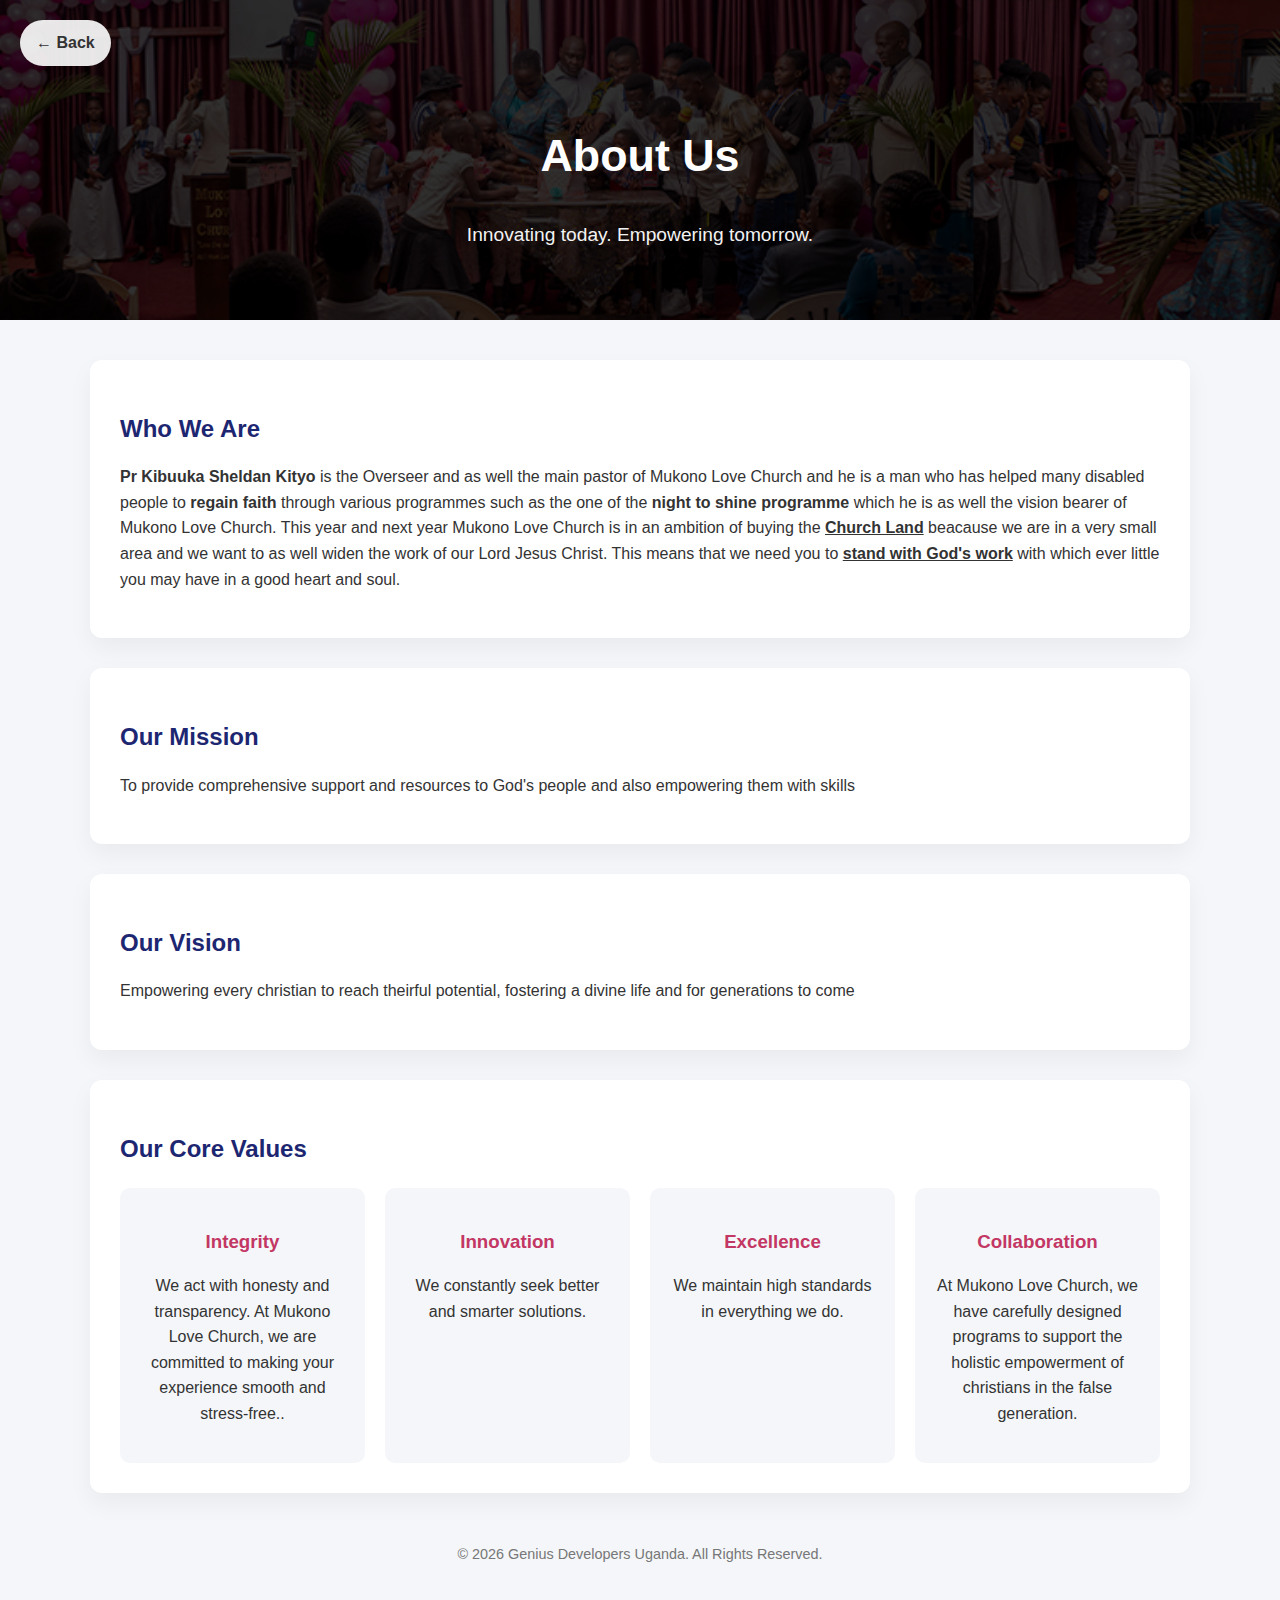
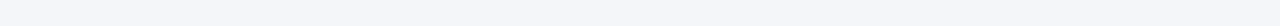
<file: about.html>
<!DOCTYPE html>
<html lang="en">
<head>
    <meta charset="UTF-8">
    <title>About Us</title>
    <meta name="viewport" content="width=device-width, initial-scale=1.0">
    <style>
        body {
            margin: 0;
            font-family: 'Segoe UI', Tahoma, Geneva, Verdana, sans-serif;
            background-color: #f4f6f9;
            color: #333;
            line-height: 1.6;
        }

        .top-image {
    position: relative;
    height: 320px;
    background: url('images/head bar.jpg') center/cover no-repeat;
}

        .overlay {
            position: absolute;
            inset: 0;
            background: rgba(0,0,0,0.55);
        }

        .top-content {
            position: relative;
            z-index: 2;
            height: 100%;
            display: flex;
            flex-direction: column;
            justify-content: center;
            align-items: center;
            color: #fff;
            text-align: center;
            padding: 20px;
        }

        .top-content h1 {
            font-size: 2.8rem;
            margin-bottom: 10px;
        }

        .top-content p {
            font-size: 1.2rem;
            opacity: 0.95;
        }

        .back-btn {
            position: absolute;
            top: 20px;
            left: 20px;
            z-index: 3;
            background: rgba(255,255,255,0.9);
            color: #333;
            padding: 10px 16px;
            border-radius: 30px;
            text-decoration: none;
            font-weight: 600;
            transition: 0.3s;
        }

        .back-btn:hover {
            background: #fff;
            transform: translateX(-3px);
        }

        .container {
            max-width: 1100px;
            margin: auto;
            padding: 40px 20px;
        }

        .section {
            background: #fff;
            margin-bottom: 30px;
            padding: 30px;
            border-radius: 12px;
            box-shadow: 0 10px 25px rgba(0,0,0,0.05);
        }

        .section h2 {
            color: #1d2671;
            margin-bottom: 15px;
        }

        .values {
            display: grid;
            grid-template-columns: repeat(auto-fit, minmax(220px, 1fr));
            gap: 20px;
            margin-top: 20px;
        }

        .value-box {
            background: #f4f6f9;
            padding: 20px;
            border-radius: 10px;
            text-align: center;
        }

        .value-box h3 {
            margin-bottom: 10px;
            color: #c33764;
        }

        footer {
            text-align: center;
            padding: 20px;
            color: #777;
            font-size: 0.9rem;
        }
    </style>
</head>
<body>

    <div class="top-image">
        <div class="overlay"></div>
        <a href="index.html" class="back-btn">← Back</a>
        <div class="top-content">
            <h1>About Us</h1>
            <p>Innovating today. Empowering tomorrow.</p>
        </div>
    </div>

    <div class="container">

        <div class="section">
            <h2>Who We Are</h2>
            <p>
                <b>Pr Kibuuka Sheldan Kityo</b> is the Overseer and as well the main pastor of Mukono Love Church and he
                     is a man who has helped many disabled people to <b>regain faith</b> through various programmes such as
                      the one of the <b>night to shine programme</b> which he is as well the vision bearer of Mukono Love Church. This
                 year and next year Mukono Love Church is in an ambition of buying the <b><u>Church Land</u></b> beacause 
                we are in a very small area and we want to as well widen the work of our Lord Jesus Christ. 
            This means that we need you to <b><u>stand with God's work</u></b> with which ever little you may have in a good 
            heart and soul.
            </p>
        </div>

        <div class="section">
            <h2>Our Mission</h2>
            <p>
                To provide comprehensive support and resources to God's people and also 
                empowering them with skills


            </p>
        </div>

        <div class="section">
            <h2>Our Vision</h2>
            <p>Empowering every christian to reach theirful potential,
                fostering a divine life and for generations to come
            </p>
        </div>

        <div class="section">
            <h2>Our Core Values</h2>
            <div class="values">
                <div class="value-box">
                    <h3>Integrity</h3>
                    <p>We act with honesty and transparency. At Mukono Love Church, we are committed 
                        to making your experience smooth and stress-free..</p>
                </div>
                <div class="value-box">
                    <h3>Innovation</h3>
                    <p>We constantly seek better and smarter solutions.</p>
                </div>
                <div class="value-box">
                    <h3>Excellence</h3>
                    <p>We maintain high standards in everything we do.</p>
                </div>
                <div class="value-box">
                    <h3>Collaboration</h3>
                    <p>At Mukono Love Church, we have carefully designed programs to support
                         the holistic empowerment of christians in the false generation.</p>
                </div>
            </div>
        </div>

        <footer>
            &copy; 2026 Genius Developers Uganda. All Rights Reserved.
        </footer>

    </div>

</body>
</html>
</file>
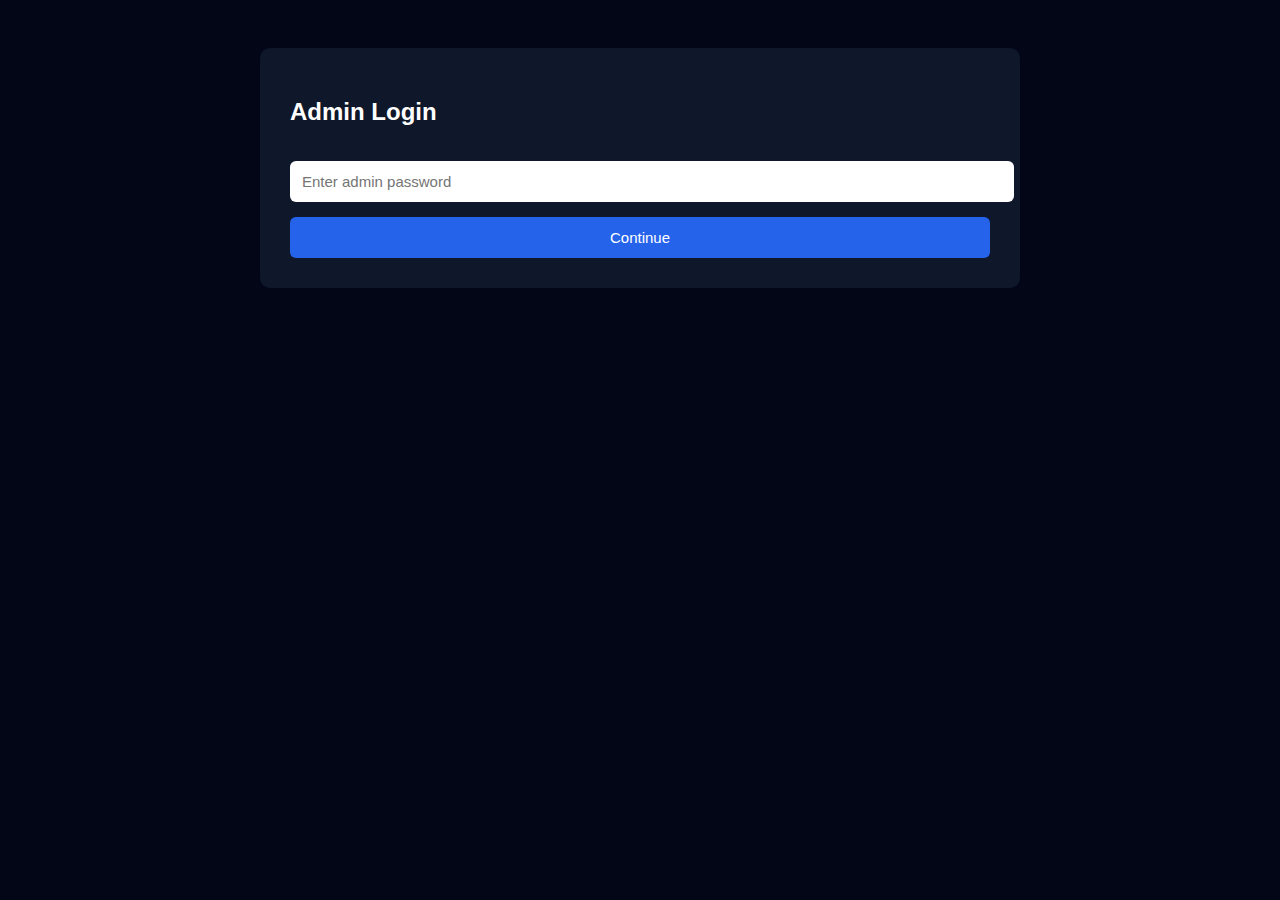
<file: admin.html>
<!DOCTYPE html>
<html lang="en">
<head>
  <meta charset="UTF-8">
  <title>Admin Change Request</title>
  <style>
    body {
      font-family: Arial, sans-serif;
      background: #020617;
      color: #fff;
      padding: 40px;
    }
    .box {
      max-width: 700px;
      margin: auto;
      background: #0f172a;
      padding: 30px;
      border-radius: 10px;
    }
    input, textarea, button {
      width: 100%;
      margin-top: 15px;
      padding: 12px;
      border-radius: 6px;
      border: none;
      font-size: 15px;
    }
    textarea {
      height: 180px;
      resize: none;
    }
    button {
      background: #2563eb;
      color: #fff;
      cursor: pointer;
    }
    .hidden {
      display: none;
    }
    .success {
      background: #022c22;
      border-left: 5px solid #22c55e;
      padding: 20px;
      margin-top: 20px;
    }
  </style>
</head>
<body>

<div class="box">

  <!-- LOGIN -->
  <div id="login">
    <h2>Admin Login</h2>
    <input type="password" id="password" placeholder="Enter admin password">
    <button onclick="login()">Continue</button>
  </div>

  <!-- CHANGE REQUEST -->
  <div id="request" class="hidden">
    <h2>What changes do you want to make?</h2>
    <textarea id="changes" placeholder="Describe the changes clearly..."></textarea>
    <button onclick="submitChanges()">Submit Changes</button>
  </div>

  <!-- SUCCESS MESSAGE -->
  <div id="success" class="hidden success">
    <h3>✅ Changes Uploaded Successfully</h3>
    <p>
      Good changes are uploaded for <strong>Elijah Kitondekiggya</strong> to verify.
      <br><br>
      Please check back to the website in a few minutes later.
      <br><br>
      Thanks.
    </p>
  </div>

</div>

<script>
  const ADMIN_PASSWORD = "mlc@2026";

  function login() {
    const pass = document.getElementById("password").value;
    if (pass === ADMIN_PASSWORD) {
      document.getElementById("login").classList.add("hidden");
      document.getElementById("request").classList.remove("hidden");
    } else {
      alert("Wrong password");
    }
  }

  function submitChanges() {
    const text = document.getElementById("changes").value.trim();
    if (text === "") {
      alert("Please describe the changes first.");
      return;
    }

    // Save locally (demo purpose)
    localStorage.setItem("clientChangeRequest", text);

    document.getElementById("request").classList.add("hidden");
    document.getElementById("success").classList.remove("hidden");
  }
</script>

</body>
</html>
</file>
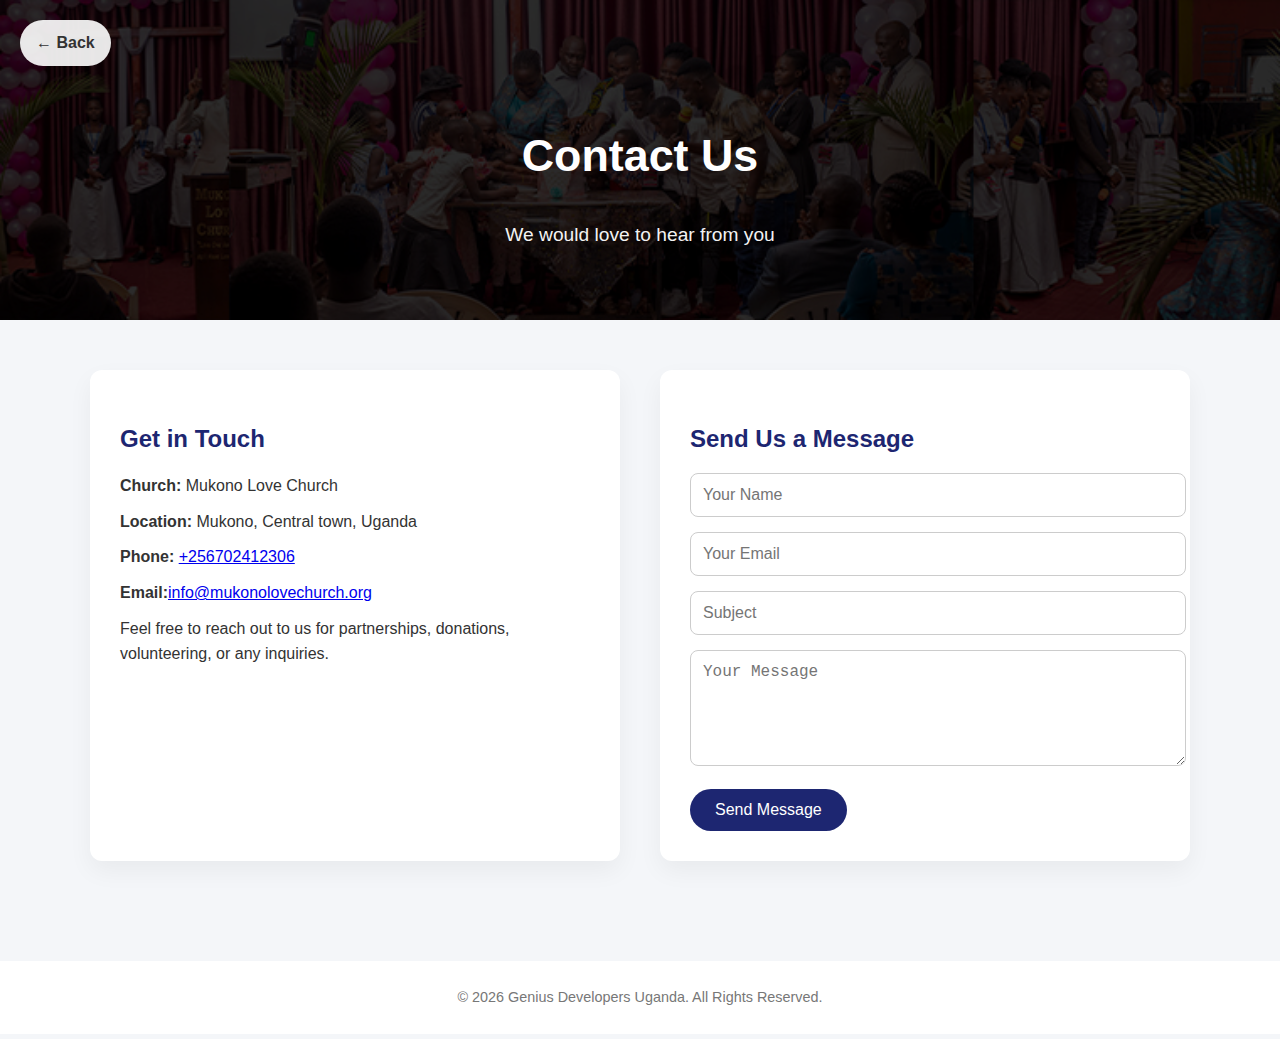
<file: contact.html>
<!DOCTYPE html>
<html lang="en">
<head>
    <meta charset="UTF-8">
    <title>Contact Us</title>
    <meta name="viewport" content="width=device-width, initial-scale=1.0">
    <style>
        body {
            margin: 0;
            font-family: 'Segoe UI', Tahoma, Geneva, Verdana, sans-serif;
            background-color: #f4f6f9;
            color: #333;
            line-height: 1.6;
        }

            .top-image {
    position: relative;
    height: 320px;
    background: url('images/head bar.jpg') center/cover no-repeat;
}

        .overlay {
            position: absolute;
            inset: 0;
            background: rgba(0,0,0,0.6);
        }

        .top-content {
            position: relative;
            z-index: 2;
            height: 100%;
            display: flex;
            flex-direction: column;
            justify-content: center;
            align-items: center;
            color: #fff;
            text-align: center;
            padding: 20px;
        }

        .top-content h1 {
            font-size: 2.8rem;
            margin-bottom: 10px;
        }

        .top-content p {
            font-size: 1.2rem;
            opacity: 0.95;
        }

        .back-btn {
            position: absolute;
            top: 20px;
            left: 20px;
            z-index: 3;
            background: rgba(255,255,255,0.9);
            color: #333;
            padding: 10px 16px;
            border-radius: 30px;
            text-decoration: none;
            font-weight: 600;
        }

        .container {
            max-width: 1100px;
            margin: auto;
            padding: 50px 20px;
        }

        .contact-grid {
            display: grid;
            grid-template-columns: 1fr 1fr;
            gap: 40px;
        }

        .section {
            background: #fff;
            padding: 30px;
            border-radius: 12px;
            box-shadow: 0 10px 25px rgba(0,0,0,0.05);
        }

        h2 {
            color: #1d2671;
            margin-bottom: 15px;
        }

        .contact-info p {
            margin: 10px 0;
        }

        form input, form textarea {
            width: 100%;
            padding: 12px;
            margin-bottom: 15px;
            border-radius: 8px;
            border: 1px solid #ccc;
            font-size: 1rem;
        }

        form button {
            background: #1d2671;
            color: #fff;
            border: none;
            padding: 12px 25px;
            border-radius: 25px;
            font-size: 1rem;
            cursor: pointer;
        }

        form button:hover {
            opacity: 0.9;
        }

        footer {
            text-align: center;
            padding: 25px;
            color: #777;
            font-size: 0.9rem;
            background: #fff;
            margin-top: 50px;
        }

        @media (max-width: 900px) {
            .contact-grid {
                grid-template-columns: 1fr;
            }
        }
    </style>
</head>
<body>

    <div class="top-image">
        <div class="overlay"></div>
        <a href="index.html" class="back-btn">← Back</a>
        <div class="top-content">
            <h1>Contact Us</h1>
            <p>We would love to hear from you</p>
        </div>
    </div>

    <div class="container">
        <div class="contact-grid">

            <div class="section contact-info">
                <h2>Get in Touch</h2>
                <p><strong>Church:</strong> Mukono Love Church</p>
                <p><strong>Location:</strong> Mukono, Central town, Uganda</p>
                <p><strong>Phone:</strong> <a href="tel:+256702412306">+256702412306</a></p>
                <p><strong>Email:</strong><a href="mailto:mukonolovechurch@gmail.com">info@mukonolovechurch.org</p></a>
                <p>
                    Feel free to reach out to us for partnerships, donations,
                    volunteering, or any inquiries.
                </p>
            </div>

            <div class="section">
                <h2>Send Us a Message</h2>
                <form>
                    <input type="text" placeholder="Your Name" required>
                    <input type="email" placeholder="Your Email" required>
                    <input type="text" placeholder="Subject">
                    <textarea rows="5" placeholder="Your Message" required></textarea>
                    <button type="submit">Send Message</button>
                </form>
            </div>

        </div>
    </div>

    <footer>
        &copy; 2026 Genius Developers Uganda. All Rights Reserved.
    </footer>

</body>
</html>
</file>
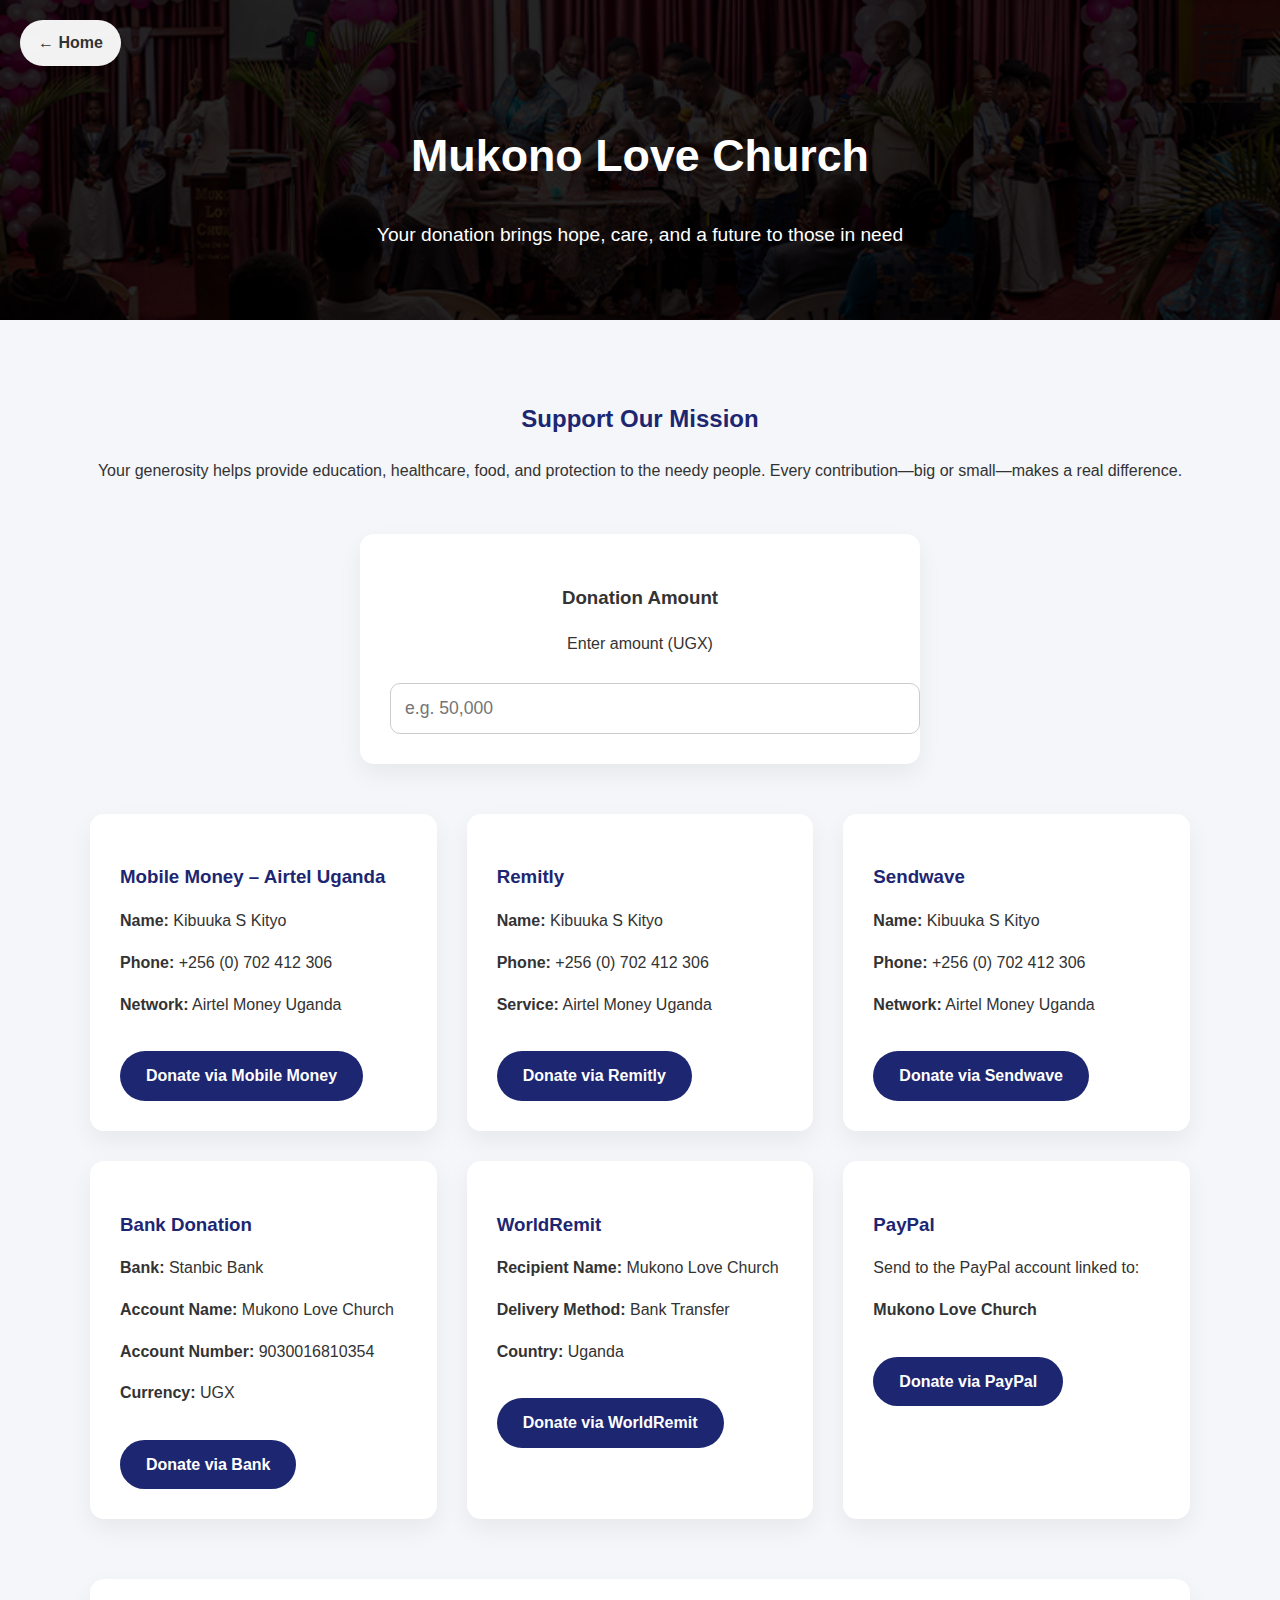
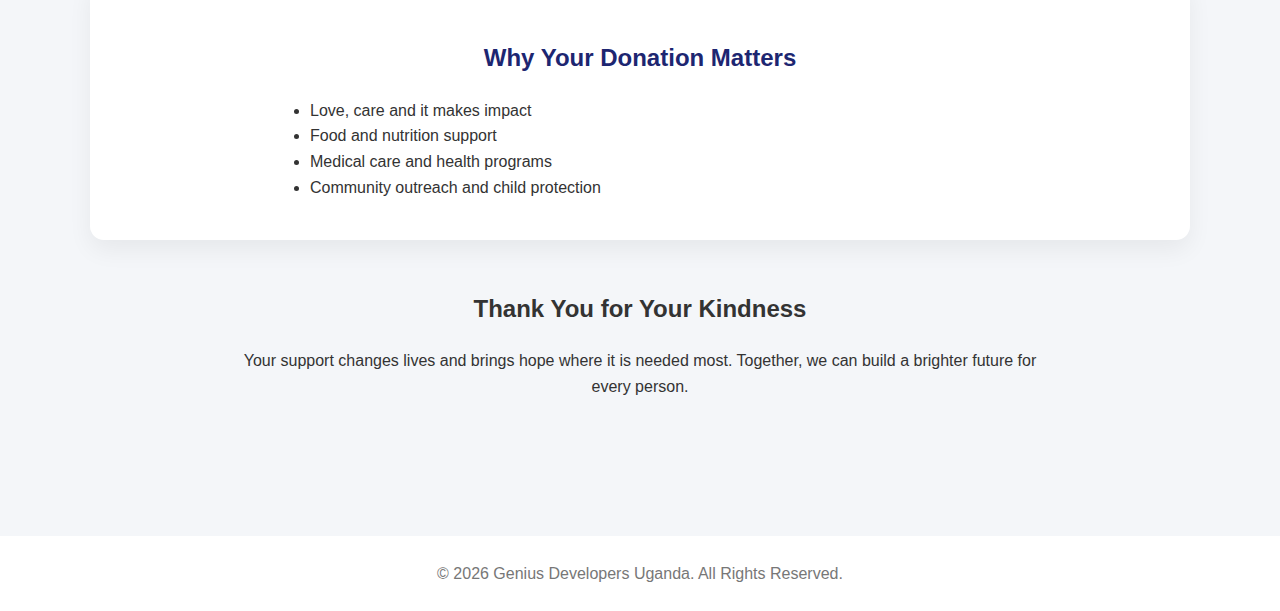
<file: donation.html>
<!DOCTYPE html>
<html lang="en">
<head>
    <meta charset="UTF-8">
    <title>Donate | Mukono Love Church</title>
    <meta name="viewport" content="width=device-width, initial-scale=1.0">
    <style>
        body {
            margin: 0;
            font-family: 'Segoe UI', Tahoma, Geneva, Verdana, sans-serif;
            background-color: #f4f6f9;
            color: #333;
            line-height: 1.6;
        }

            .top-image {
    position: relative;
    height: 320px;
    background: url('images/head bar.jpg') center/cover no-repeat;
}

        .overlay {
            position: absolute;
            inset: 0;
            background: rgba(0,0,0,0.65);
        }

        .top-content {
            position: relative;
            z-index: 2;
            height: 100%;
            display: flex;
            flex-direction: column;
            justify-content: center;
            align-items: center;
            color: #fff;
            text-align: center;
            padding: 20px;
        }

        .top-content h1 {
            font-size: 2.8rem;
            margin-bottom: 10px;
        }

        .top-content p {
            max-width: 720px;
            font-size: 1.2rem;
        }

        .back-btn {
            position: absolute;
            top: 20px;
            left: 20px;
            z-index: 3;
            background: rgba(255,255,255,0.95);
            color: #333;
            padding: 10px 18px;
            border-radius: 30px;
            text-decoration: none;
            font-weight: 600;
        }

        .container {
            max-width: 1100px;
            margin: auto;
            padding: 60px 20px;
        }

        .intro {
            text-align: center;
            margin-bottom: 50px;
        }

        .intro h2 {
            color: #1d2671;
        }

        .donation-amount {
            max-width: 500px;
            margin: 0 auto 50px;
            background: #fff;
            padding: 30px;
            border-radius: 14px;
            box-shadow: 0 10px 25px rgba(0,0,0,0.06);
            text-align: center;
        }

        .donation-amount input {
            width: 100%;
            padding: 14px;
            font-size: 1.1rem;
            border-radius: 10px;
            border: 1px solid #ccc;
            margin-top: 10px;
        }

        .donation-grid {
            display: grid;
            grid-template-columns: repeat(auto-fit, minmax(280px, 1fr));
            gap: 30px;
            margin-bottom: 60px;
        }

        .donation-card {
            background: #fff;
            padding: 30px;
            border-radius: 14px;
            box-shadow: 0 10px 25px rgba(0,0,0,0.06);
        }

        .donation-card h3 {
            color: #1d2671;
            margin-bottom: 15px;
        }

        .donate-btn {
            display: inline-block;
            margin-top: 18px;
            padding: 12px 26px;
            background: #1d2671;
            color: #fff;
            border-radius: 30px;
            text-decoration: none;
            font-weight: 600;
        }

        .impact {
            background: #fff;
            padding: 40px;
            border-radius: 14px;
            box-shadow: 0 10px 25px rgba(0,0,0,0.06);
            margin-bottom: 50px;
        }

        .impact h2 {
            color: #1d2671;
            text-align: center;
            margin-bottom: 20px;
        }

        .impact ul {
            max-width: 700px;
            margin: auto;
        }

        .thank-you {
            text-align: center;
            max-width: 800px;
            margin: auto;
        }

        footer {
            text-align: center;
            padding: 25px;
            color: #777;
            background: #fff;
            margin-top: 60px;
        }
    </style>
</head>
<body>

<div class="top-image">
    <div class="overlay"></div>
    <a href="index.html" class="back-btn">← Home</a>
    <div class="top-content">
        <h1>Mukono Love Church</h1>
        <p>Your donation brings hope, care, and a future to those in need</p>
    </div>
</div>

<div class="container">

    <div class="intro">
        <h2>Support Our Mission</h2>
        <p>
            Your generosity helps provide education, healthcare, food, and protection
            to the needy people. Every contribution—big or small—makes a real difference.
        </p>
    </div>

    <div class="donation-amount">
        <h3>Donation Amount</h3>
        <p>Enter amount (UGX)</p>
        <input type="number" placeholder="e.g. 50,000">
    </div>

    <div class="donation-grid">

        <div class="donation-card">
            <h3>Mobile Money – Airtel Uganda</h3>
            <p><strong>Name:</strong> Kibuuka S Kityo</p>
            <p><strong>Phone:</strong> +256 (0) 702 412 306</p>
            <p><strong>Network:</strong> Airtel Money Uganda</p>
            <a class="donate-btn" href="tel:0702412306">Donate via Mobile Money</a>
        </div>

        <div class="donation-card">
            <h3>Remitly</h3>
            <p><strong>Name:</strong> Kibuuka S Kityo</p>
            <p><strong>Phone:</strong> +256 (0) 702 412 306</p>
            <p><strong>Service:</strong> Airtel Money Uganda</p>
            <a class="donate-btn" href="https://www.remitly.com" target="_blank">Donate via Remitly</a>
        </div>

        <div class="donation-card">
            <h3>Sendwave</h3>
            <p><strong>Name:</strong> Kibuuka S Kityo</p>
            <p><strong>Phone:</strong> +256 (0) 702 412 306</p>
            <p><strong>Network:</strong> Airtel Money Uganda</p>
            <a class="donate-btn" href="https://www.sendwave.com" target="_blank">Donate via Sendwave</a>
        </div>

          <div class="donation-card">
    <h3>Bank Donation</h3>
    <p><strong>Bank:</strong> Stanbic Bank</p>
    <p><strong>Account Name:</strong> Mukono Love Church</p>
    <p><strong>Account Number:</strong> 9030016810354</p>
    <p><strong>Currency:</strong> UGX</p>
    <a class="donate-btn" href="#">Donate via Bank</a>
          </div>

<div class="donation-card">
    <h3>WorldRemit</h3>
    <p><strong>Recipient Name:</strong> Mukono Love Church</p>
    <p><strong>Delivery Method:</strong> Bank Transfer</p>
    <p><strong>Country:</strong> Uganda</p>
    <a class="donate-btn" href="https://www.worldremit.com" target="_blank">
        Donate via WorldRemit
    </a>
</div>



        <div class="donation-card">
            <h3>PayPal</h3>
            <p>Send to the PayPal account linked to:</p>
            <p><strong>Mukono Love Church</strong></p>
            <a class="donate-btn" href="https://www.paypal.com" target="_blank">Donate via PayPal</a>
        </div>

    </div>

    <div class="impact">
        <h2>Why Your Donation Matters</h2>
        <ul>
            <li>Love, care and it makes impact</li>
            <li>Food and nutrition support</li>
            <li>Medical care and health programs</li>
            <li>Community outreach and child protection</li>
        </ul>
    </div>

    <div class="thank-you">
        <h2>Thank You for Your Kindness</h2>
        <p>
            Your support changes lives and brings hope where it is needed most.
            Together, we can build a brighter future for every person.
        </p>
    </div>

</div>

<footer>
    &copy; 2026 Genius Developers Uganda. All Rights Reserved.
</footer>

</body>
</html>
</file>
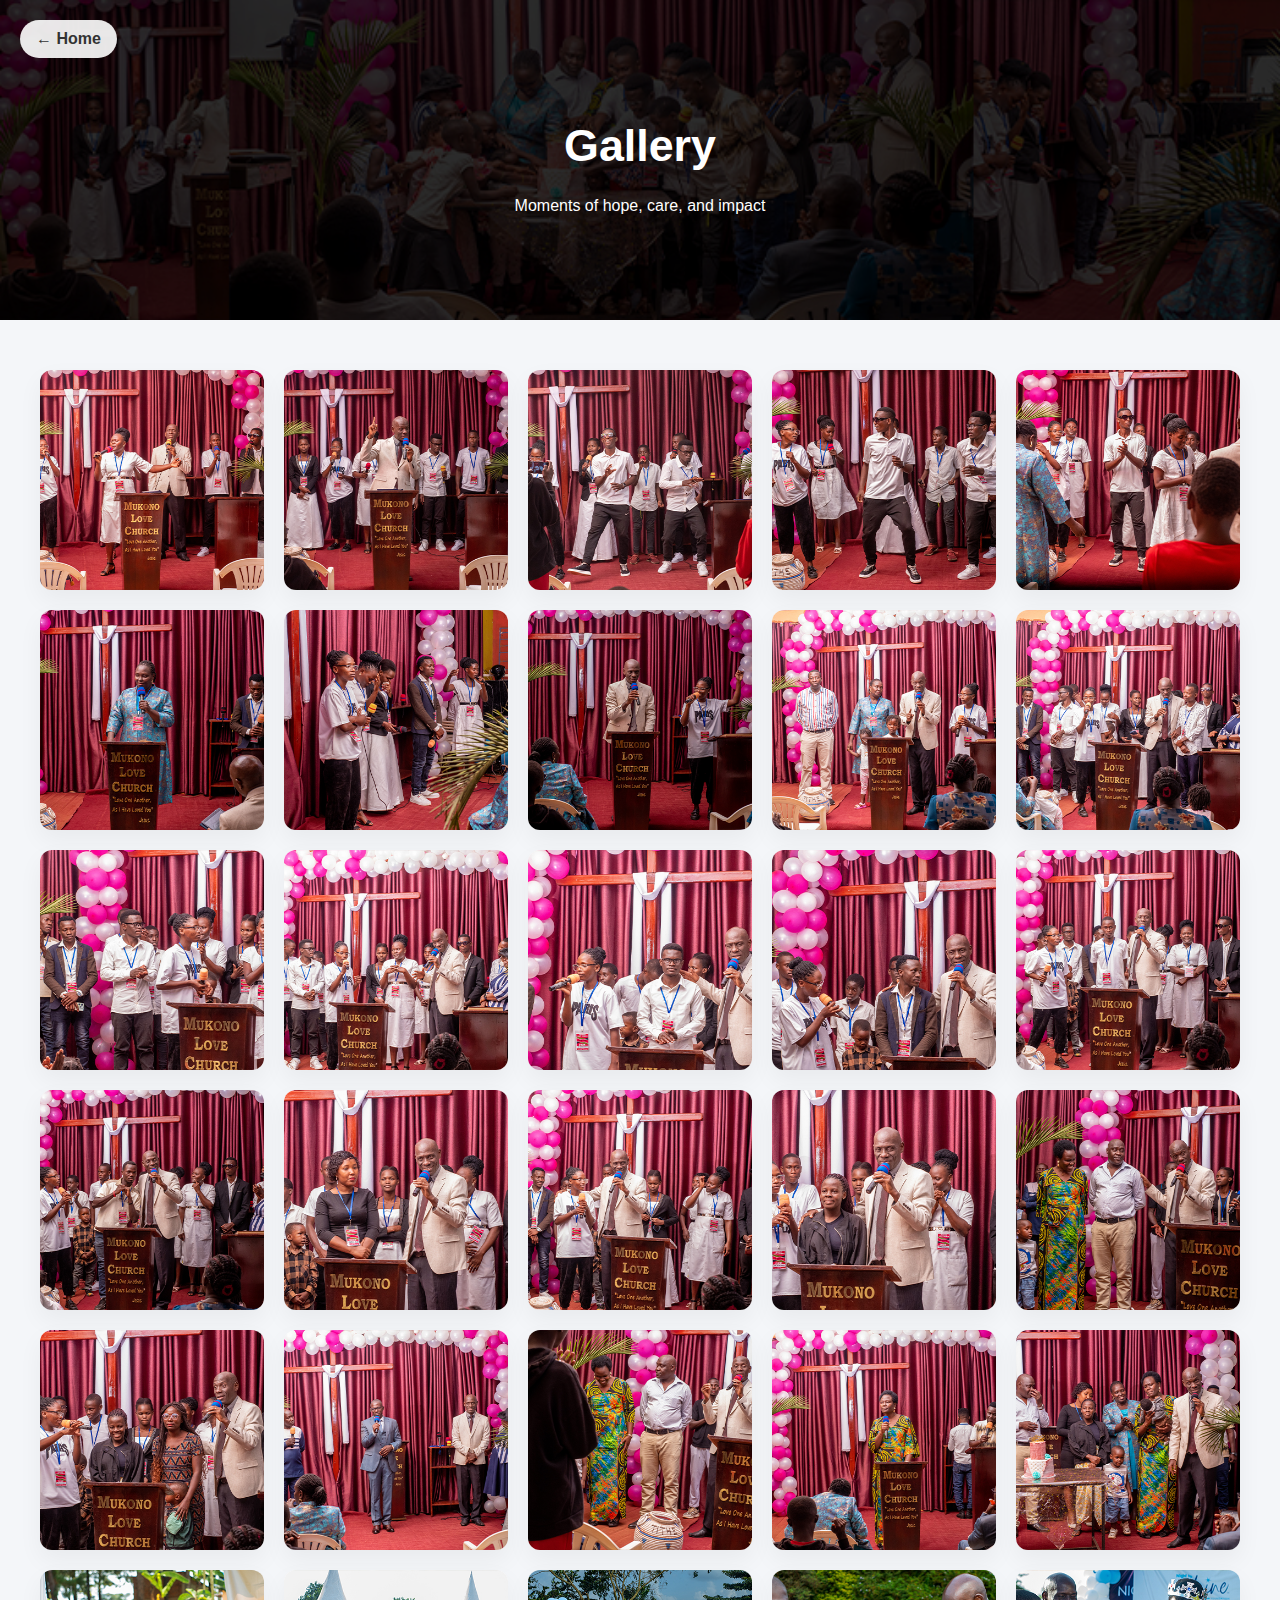
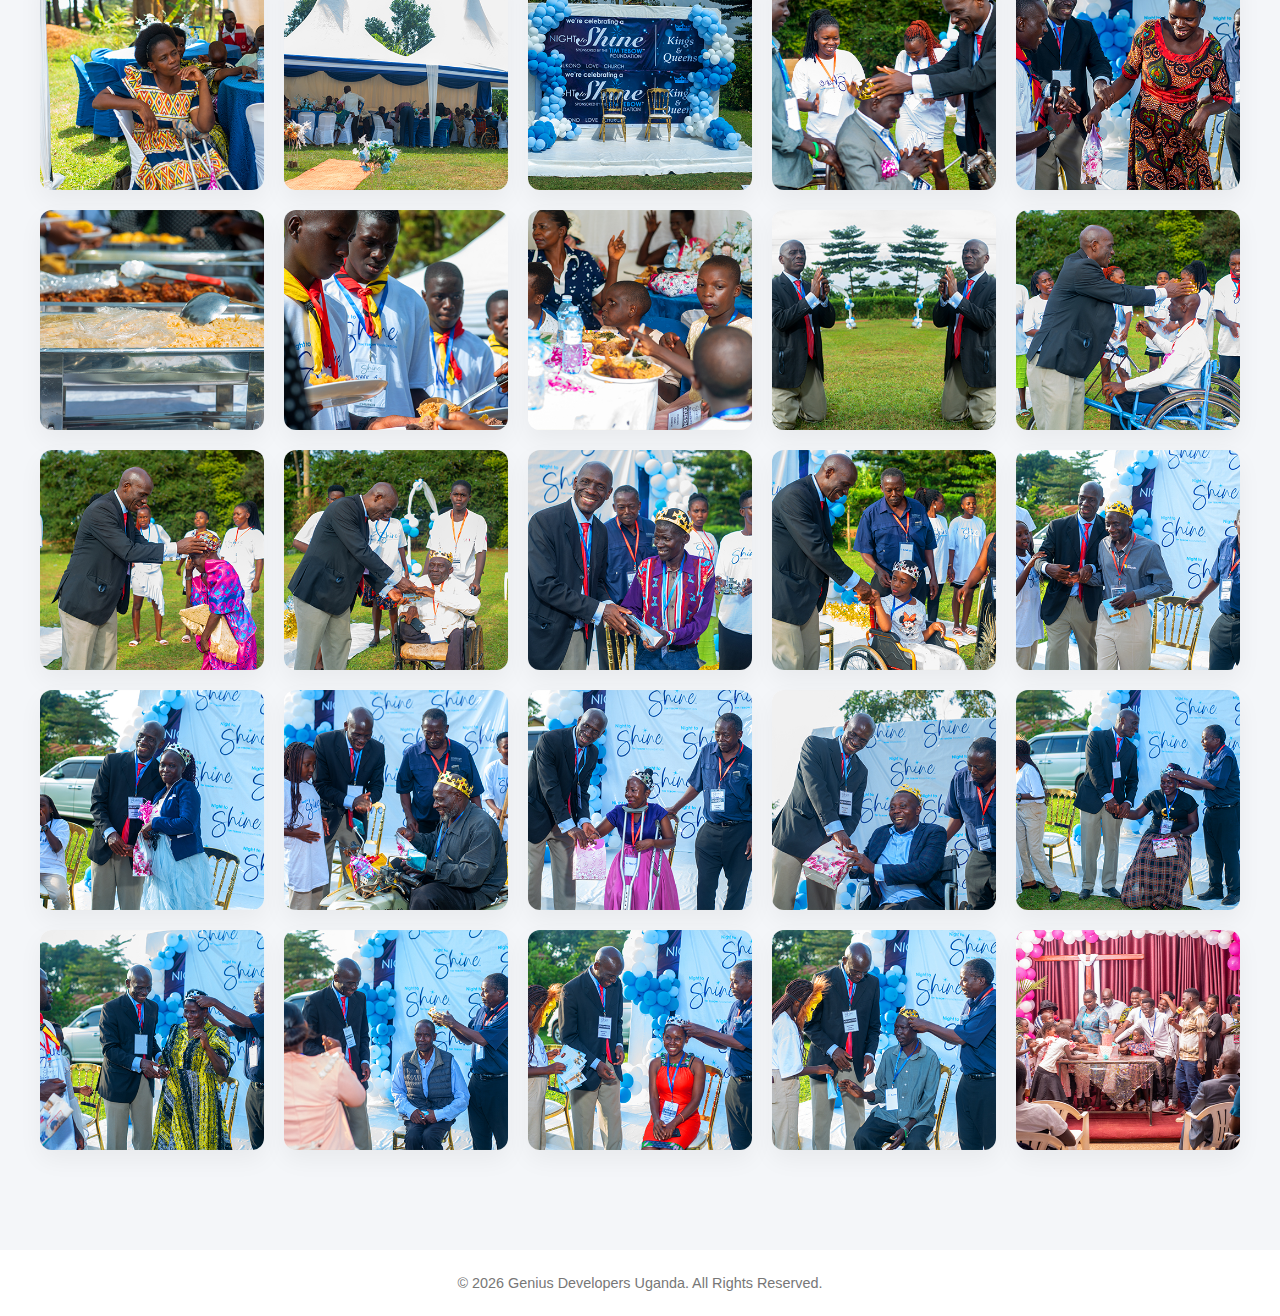
<file: gallery.html>
<!DOCTYPE html>
<html lang="en">
<head>
    <meta charset="UTF-8">
    <title>Gallery</title>
    <meta name="viewport" content="width=device-width, initial-scale=1.0">
    <style>
        body {
            margin: 0;
            font-family: 'Segoe UI', Tahoma, Geneva, Verdana, sans-serif;
            background-color: #f4f6f9;
            color: #333;
        }

            .top-image {
    position: relative;
    height: 320px;
    background: url('images/head bar.jpg') center/cover no-repeat;
}

        .overlay {
            position: absolute;
            inset: 0;
            background: rgba(0,0,0,0.6);
        }

        .top-content {
            position: relative;
            z-index: 2;
            height: 100%;
            display: flex;
            flex-direction: column;
            justify-content: center;
            align-items: center;
            color: #fff;
            text-align: center;
        }

        .top-content h1 {
            font-size: 2.8rem;
            margin-bottom: 10px;
        }

        .back-btn {
            position: absolute;
            top: 20px;
            left: 20px;
            z-index: 3;
            background: rgba(255,255,255,0.9);
            color: #333;
            padding: 10px 16px;
            border-radius: 30px;
            text-decoration: none;
            font-weight: 600;
        }

        .container {
            max-width: 1200px;
            margin: auto;
            padding: 50px 20px;
        }

        .gallery-grid {
            display: grid;
            grid-template-columns: repeat(auto-fit, minmax(220px, 1fr));
            gap: 20px;
        }

        .gallery-item {
            background: #fff;
            border-radius: 12px;
            overflow: hidden;
            box-shadow: 0 10px 25px rgba(0,0,0,0.05);
        }

        .gallery-item img {
            width: 100%;
            height: 220px;
            object-fit: cover;
            display: block;
        }

        footer {
            text-align: center;
            padding: 25px;
            color: #777;
            font-size: 0.9rem;
            background: #fff;
            margin-top: 50px;
        }
    </style>
</head>
<body>

<div class="top-image">
    <div class="overlay"></div>
    <a href="index.html" class="back-btn">← Home</a>
    <div class="top-content">
        <h1>Gallery</h1>
        <p>Moments of hope, care, and impact</p>
    </div>
</div>

<div class="container">
    <div class="gallery-grid">

        <div class="gallery-item">
            <img src="images/1.jpg" alt="Gallery Image 1">
        </div>

        <div class="gallery-item">
            <img src="images/2.jpg" alt="Gallery Image 2">
        </div>

        <div class="gallery-item">
            <img src="images/3.jpg" alt="Gallery Image 3">
        </div>

        <div class="gallery-item">
            <img src="images/4.jpg" alt="Gallery Image 4">
        </div>

        <div class="gallery-item">
            <img src="images/5.jpg" alt="Gallery Image 5">
        </div>

        <div class="gallery-item">
            <img src="images/6.jpg" alt="Gallery Image 6">
        </div>

        <div class="gallery-item">
            <img src="images/7.jpg" alt="Gallery Image 7">
        </div>

        <div class="gallery-item">
            <img src="images/8.jpg" alt="Gallery Image 8">
        </div>

        <div class="gallery-item">
            <img src="images/9.jpg" alt="Gallery Image 9">
        </div>

        <div class="gallery-item">
            <img src="images/10.jpg" alt="Gallery Image 10">
        </div>

        <div class="gallery-item">
            <img src="images/11.jpg" alt="Gallery Image 11">
        </div>

        <div class="gallery-item">
            <img src="images/12.jpg" alt="Gallery Image 12">
        </div>

        <div class="gallery-item">
            <img src="images/13.jpg" alt="Gallery Image 13">
        </div>

        <div class="gallery-item">
            <img src="images/14.jpg" alt="Gallery Image 14">
        </div>

        <div class="gallery-item">
            <img src="images/15.jpg" alt="Gallery Image 15">
        </div>

        <div class="gallery-item">
            <img src="images/16.jpg" alt="Gallery Image 16">
        </div>

        <div class="gallery-item">
            <img src="images/17.jpg" alt="Gallery Image 17">
        </div>

        <div class="gallery-item">
            <img src="images/18.jpg" alt="Gallery Image 18">
        </div>

        <div class="gallery-item">
            <img src="images/19.jpg" alt="Gallery Image 19">
        </div>

        <div class="gallery-item">
            <img src="images/20.jpg" alt="Gallery Image 20">
        </div>

        <div class="gallery-item">
            <img src="images/21.jpg" alt="Gallery Image 21">
        </div>

        <div class="gallery-item">
            <img src="images/22.jpg" alt="Gallery Image 22">
        </div>

        <div class="gallery-item">
            <img src="images/23.jpg" alt="Gallery Image 23">
        </div>

        <div class="gallery-item">
            <img src="images/24.jpg" alt="Gallery Image 24">
        </div>

        <div class="gallery-item">
            <img src="images/25.jpg" alt="Gallery Image 25">
        </div>

        <div class="gallery-item">
            <img src="images/26.jpg" alt="Gallery Image 26">
        </div>

        <div class="gallery-item">
            <img src="images/27.jpg" alt="Gallery Image 27">
        </div>

        <div class="gallery-item">
            <img src="images/28.jpg" alt="Gallery Image 28">
        </div>

        <div class="gallery-item">
            <img src="images/29.jpg" alt="Gallery Image 29">
        </div>

        <div class="gallery-item">
            <img src="images/30.jpg" alt="Gallery Image 30">
        </div>

        <div class="gallery-item">
            <img src="images/31.jpg" alt="Gallery Image 31">
        </div>

        <div class="gallery-item">
            <img src="images/32.jpg" alt="Gallery Image 32">
        </div>

        <div class="gallery-item">
            <img src="images/33.jpg" alt="Gallery Image 33">
        </div>

        <div class="gallery-item">
            <img src="images/34.jpg" alt="Gallery Image 34">
        </div>

        <div class="gallery-item">
            <img src="images/35.jpg" alt="Gallery Image 35">
        </div>

        <div class="gallery-item">
            <img src="images/36.jpg" alt="Gallery Image 36">
        </div>

        <div class="gallery-item">
            <img src="images/37.jpg" alt="Gallery Image 37">
        </div>

        <div class="gallery-item">
            <img src="images/38.jpg" alt="Gallery Image 38">
        </div>

        <div class="gallery-item">
            <img src="images/39.jpg" alt="Gallery Image 39">
        </div>

        <div class="gallery-item">
            <img src="images/40.jpg" alt="Gallery Image 40">
        </div>

        <div class="gallery-item">
            <img src="images/41.jpg" alt="Gallery Image 41">
        </div>

        <div class="gallery-item">
            <img src="images/42.jpg" alt="Gallery Image 42">
        </div>

        <div class="gallery-item">
            <img src="images/43.jpg" alt="Gallery Image 43">
        </div>

        <div class="gallery-item">
            <img src="images/44.jpg" alt="Gallery Image 44">
        </div>

        <div class="gallery-item">
            <img src="images/45.jpg" alt="Gallery Image 45">
        </div>

        <div class="gallery-item">
            <img src="images/46.jpg" alt="Gallery Image 46">
        </div>

        <div class="gallery-item">
            <img src="images/47.jpg" alt="Gallery Image 47">
        </div>

        <div class="gallery-item">
            <img src="images/48.jpg" alt="Gallery Image 48">
        </div>

        <div class="gallery-item">
            <img src="images/49.jpg" alt="Gallery Image 49">
        </div>

        <div class="gallery-item">
            <img src="images/50.jpg" alt="Gallery Image 50">
        </div>
    </div>
</div>

<footer>
    &copy; 2026 Genius Developers Uganda. All Rights Reserved.
</footer>

</body>
</html>
</file>
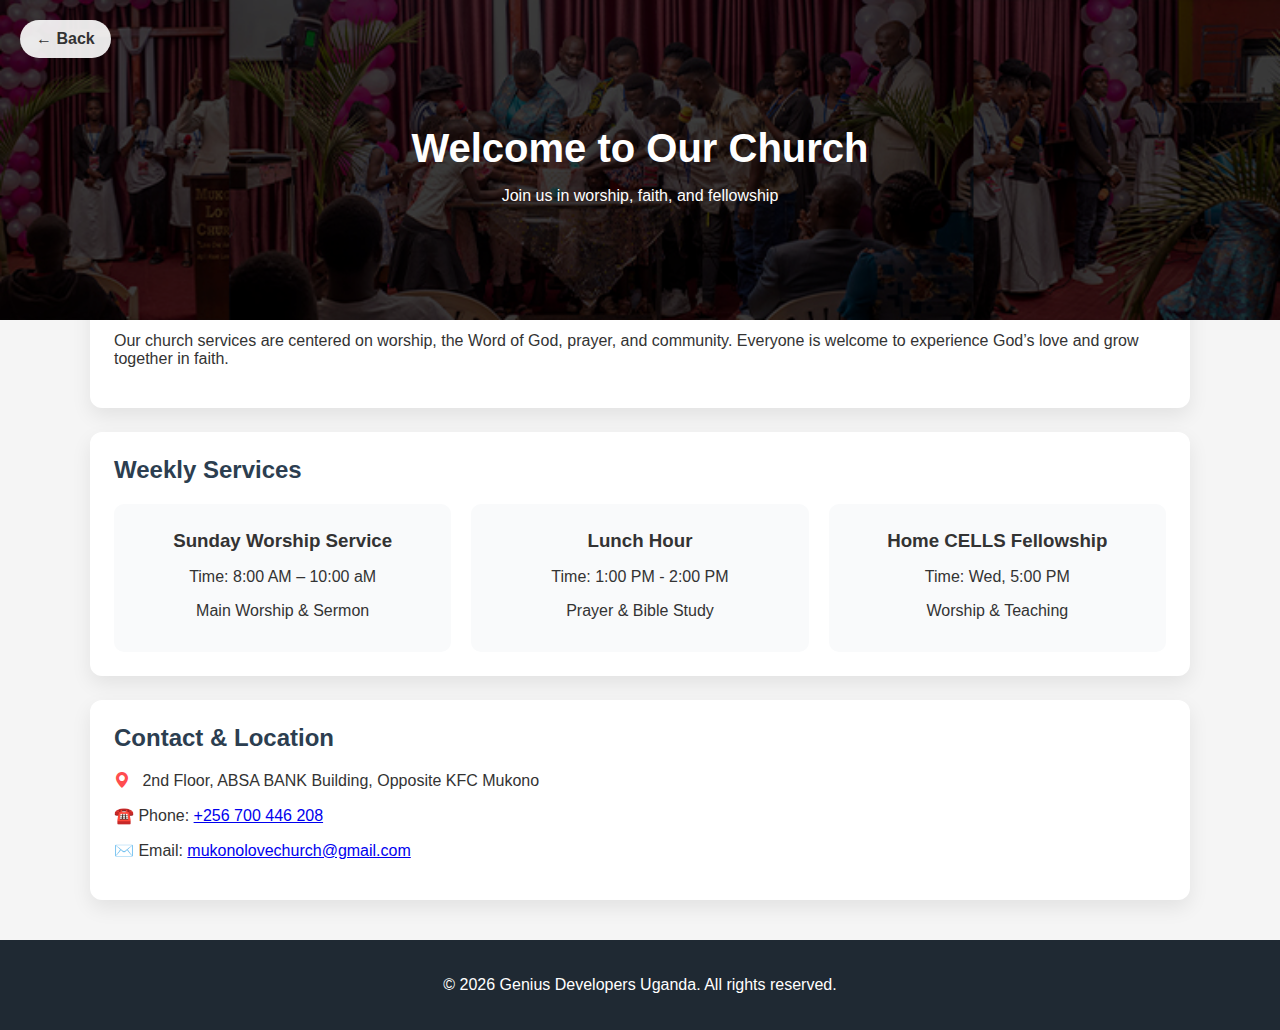
<file: services.html>
<!DOCTYPE html>
<html lang="en">
<head>
  <meta charset="UTF-8" />
  <meta name="viewport" content="width=device-width, initial-scale=1.0" />
  <link rel="stylesheet" href="https://cdn.jsdelivr.net/npm/bootstrap-icons@1.11.1/font/bootstrap-icons.css">
  <title>Church Services</title>
  <style>
    body {
      margin: 0;
      font-family: Arial, Helvetica, sans-serif;
      background: #f5f5f5;
      color: #333;
    }
    .header {
      position: relative;
      height: 320px;
      background: url('images/head bar.jpg') center/cover no-repeat;
    }
    .header::after {
      content: '';
      position: absolute;
      inset: 0;
      background: rgba(0,0,0,0.45);
    }
    .header-content {
      position: relative;
      z-index: 2;
      height: 100%;
      display: flex;
      align-items: center;
      justify-content: center;
      text-align: center;
      color: #fff;
    }
    .header-content h1 {
      font-size: 2.5rem;
      margin-bottom: 10px;
    }

    /* Back button (ONLY addition) */
    .back-btn {
      position: absolute;
      top: 20px;
      left: 20px;
      z-index: 3;
      background: rgba(255, 255, 255, 0.9);
      color: #333;
      padding: 10px 16px;
      border-radius: 30px;
      text-decoration: none;
      font-weight: 600;
    }

    .container {
      max-width: 1100px;
      margin: -60px auto 40px;
      padding: 0 20px;
    }
    .card {
      background: #fff;
      border-radius: 12px;
      box-shadow: 0 8px 20px rgba(0,0,0,0.08);
      padding: 24px;
      margin-bottom: 24px;
    }
    .card h2 {
      margin-top: 0;
      color: #2c3e50;
    }
    .service-grid {
      display: grid;
      grid-template-columns: repeat(auto-fit, minmax(250px, 1fr));
      gap: 20px;
    }
    .service-item {
      background: #f9fafb;
      border-radius: 10px;
      padding: 16px;
      text-align: center;
    }
    .service-item h3 {
      margin: 10px 0 6px;
    }
    .footer {
      text-align: center;
      padding: 20px;
      background: #1f2933;
      color: #fff;
    }
  </style>
</head>
<body>

  <header class="header">
    <!-- Back button (ONLY addition) -->
    <a href="javascript:history.back()" class="back-btn">← Back</a>

    <div class="header-content">
      <div>
        <h1>Welcome to Our Church</h1>
        <p>Join us in worship, faith, and fellowship</p>
      </div>
    </div>
  </header>

  <main class="container">
    <section class="card revealed">
      <h2>About Our Service</h2>
      <p>
        Our church services are centered on worship, the Word of God, prayer,
        and community. Everyone is welcome to experience God’s love and grow
        together in faith.
      </p>
    </section>

    <section class="card">
      <h2>Weekly Services</h2>
      <div class="service-grid">
        <div class="service-item">
          <h3>Sunday Worship Service</h3>
          <p>Time: 8:00 AM – 10:00 aM</p>
          <p>Main Worship & Sermon</p>
        </div>
        <div class="service-item">
          <h3>Lunch Hour</h3>
          <p>Time: 1:00 PM - 2:00 PM</p>
          <p>Prayer & Bible Study</p>
        </div>
        <div class="service-item">
          <h3>Home CELLS  Fellowship</h3>
          <p>Time: Wed, 5:00 PM</p>
          <p>Worship & Teaching</p>
        </div>
      </div>
    </section>

    <section class="card">
      <h2>Contact & Location</h2>
      <p class="location mb-0">
        <i class="bi bi-geo-alt-fill" style="color: #ff4d4f; margin-right: 8px;"></i>
        2nd Floor, ABSA BANK Building, Opposite KFC Mukono
      </p>
      <p class="mb-0">
        ☎️ Phone: <a href="tel:+256700446208">+256 700 446 208</a>
      </p>
      <p class="mb-0">
        ✉️ Email: <a href="mailto:mukonolovechurch@gmail.com">mukonolovechurch@gmail.com</a>
      </p>
  </main>

  <footer class="footer">
    <p>© 2026 Genius Developers Uganda. All rights reserved.</p>
  </footer>

</body>
</html>
</file>
<file: css/styles.css>
.wpcf7 .screen-reader-response {
	position: absolute;
	overflow: hidden;
	clip: rect(1px, 1px, 1px, 1px);
	clip-path: inset(50%);
	height: 1px;
	width: 1px;
	margin: -1px;
	padding: 0;
	border: 0;
	word-wrap: normal !important;
}

.wpcf7 form .wpcf7-response-output {
	margin: 2em 0.5em 1em;
	padding: 0.2em 1em;
	border: 2px solid #00a0d2; /* Blue */
}

.wpcf7 form.init .wpcf7-response-output,
.wpcf7 form.resetting .wpcf7-response-output,
.wpcf7 form.submitting .wpcf7-response-output {
	display: none;
}

.wpcf7 form.sent .wpcf7-response-output {
	border-color: #46b450; /* Green */
}

.wpcf7 form.failed .wpcf7-response-output,
.wpcf7 form.aborted .wpcf7-response-output {
	border-color: #dc3232; /* Red */
}

.wpcf7 form.spam .wpcf7-response-output {
	border-color: #f56e28; /* Orange */
}

.wpcf7 form.invalid .wpcf7-response-output,
.wpcf7 form.unaccepted .wpcf7-response-output,
.wpcf7 form.payment-required .wpcf7-response-output {
	border-color: #0400ff; /* Yellow */
}

.wpcf7-form-control-wrap {
	position: relative;
}

.wpcf7-not-valid-tip {
	color: #dc3232; /* Red */
	font-size: 1em;
	font-weight: normal;
	display: block;
}

.use-floating-validation-tip .wpcf7-not-valid-tip {
	position: relative;
	top: -2ex;
	left: 1em;
	z-index: 100;
	border: 1px solid #dc3232;
	background: #fff;
	padding: .2em .8em;
	width: 24em;
}

.wpcf7-list-item {
	display: inline-block;
	margin: 0 0 0 1em;
}

.wpcf7-list-item-label::before,
.wpcf7-list-item-label::after {
	content: " ";
}

.wpcf7-spinner {
	visibility: hidden;
	display: inline-block;
	background-color: #23282d; /* Dark Gray 800 */
	opacity: 0.75;
	width: 24px;
	height: 24px;
	border: none;
	border-radius: 100%;
	padding: 0;
	margin: 0 24px;
	position: relative;
}

form.submitting .wpcf7-spinner {
	visibility: visible;
}

.wpcf7-spinner::before {
	content: '';
	position: absolute;
	background-color: #fbfbfc; /* Light Gray 100 */
	top: 4px;
	left: 4px;
	width: 6px;
	height: 6px;
	border: none;
	border-radius: 100%;
	transform-origin: 8px 8px;
	animation-name: spin;
	animation-duration: 1000ms;
	animation-timing-function: linear;
	animation-iteration-count: infinite;
}

@media (prefers-reduced-motion: reduce) {
	.wpcf7-spinner::before {
		animation-name: blink;
		animation-duration: 2000ms;
	}
}

@keyframes spin {
	from {
		transform: rotate(0deg);
	}

	to {
		transform: rotate(360deg);
	}
}

@keyframes blink {
	from {
		opacity: 0;
	}

	50% {
		opacity: 1;
	}

	to {
		opacity: 0;
	}
}

.wpcf7 [inert] {
	opacity: 0.5;
}

.wpcf7 input[type="file"] {
	cursor: pointer;
}

.wpcf7 input[type="file"]:disabled {
	cursor: default;
}

.wpcf7 .wpcf7-submit:disabled {
	cursor: not-allowed;
}

.wpcf7 input[type="url"],
.wpcf7 input[type="email"],
.wpcf7 input[type="tel"] {
	direction: ltr;
}

.wpcf7-reflection > output {
	display: list-item;
	list-style: none;
}

.wpcf7-reflection > output[hidden] {
	display: none;
}
</file>
<file: css/woocommerce-layout.css>
:root{--woocommerce:#7F54B3;--wc-green:#7ad03a;--wc-red:#a00;--wc-orange:#ffba00;--wc-blue:#2ea2cc;--wc-primary:#7F54B3;--wc-primary-text:white;--wc-secondary:#e9e6ed;--wc-secondary-text:#515151;--wc-highlight:#b3af54;--wc-highligh-text:white;--wc-content-bg:#fff;--wc-subtext:#767676}.woocommerce .woocommerce-error .button,.woocommerce .woocommerce-info .button,.woocommerce .woocommerce-message .button,.woocommerce-page .woocommerce-error .button,.woocommerce-page .woocommerce-info .button,.woocommerce-page .woocommerce-message .button{float:right}.woocommerce .col2-set,.woocommerce-page .col2-set{width:100%}.woocommerce .col2-set::after,.woocommerce .col2-set::before,.woocommerce-page .col2-set::after,.woocommerce-page .col2-set::before{content:" ";display:table}.woocommerce .col2-set::after,.woocommerce-page .col2-set::after{clear:both}.woocommerce .col2-set .col-1,.woocommerce-page .col2-set .col-1{float:left;width:48%}.woocommerce .col2-set .col-2,.woocommerce-page .col2-set .col-2{float:right;width:48%}.woocommerce img,.woocommerce-page img{height:auto;max-width:100%}.woocommerce #content div.product div.images,.woocommerce div.product div.images,.woocommerce-page #content div.product div.images,.woocommerce-page div.product div.images{float:left;width:48%}.woocommerce #content div.product div.thumbnails::after,.woocommerce #content div.product div.thumbnails::before,.woocommerce div.product div.thumbnails::after,.woocommerce div.product div.thumbnails::before,.woocommerce-page #content div.product div.thumbnails::after,.woocommerce-page #content div.product div.thumbnails::before,.woocommerce-page div.product div.thumbnails::after,.woocommerce-page div.product div.thumbnails::before{content:" ";display:table}.woocommerce #content div.product div.thumbnails::after,.woocommerce div.product div.thumbnails::after,.woocommerce-page #content div.product div.thumbnails::after,.woocommerce-page div.product div.thumbnails::after{clear:both}.woocommerce #content div.product div.thumbnails a,.woocommerce div.product div.thumbnails a,.woocommerce-page #content div.product div.thumbnails a,.woocommerce-page div.product div.thumbnails a{float:left;width:30.75%;margin-right:3.8%;margin-bottom:1em}.woocommerce #content div.product div.thumbnails a.last,.woocommerce div.product div.thumbnails a.last,.woocommerce-page #content div.product div.thumbnails a.last,.woocommerce-page div.product div.thumbnails a.last{margin-right:0}.woocommerce #content div.product div.thumbnails a.first,.woocommerce div.product div.thumbnails a.first,.woocommerce-page #content div.product div.thumbnails a.first,.woocommerce-page div.product div.thumbnails a.first{clear:both}.woocommerce #content div.product div.thumbnails.columns-1 a,.woocommerce div.product div.thumbnails.columns-1 a,.woocommerce-page #content div.product div.thumbnails.columns-1 a,.woocommerce-page div.product div.thumbnails.columns-1 a{width:100%;margin-right:0;float:none}.woocommerce #content div.product div.thumbnails.columns-2 a,.woocommerce div.product div.thumbnails.columns-2 a,.woocommerce-page #content div.product div.thumbnails.columns-2 a,.woocommerce-page div.product div.thumbnails.columns-2 a{width:48%}.woocommerce #content div.product div.thumbnails.columns-4 a,.woocommerce div.product div.thumbnails.columns-4 a,.woocommerce-page #content div.product div.thumbnails.columns-4 a,.woocommerce-page div.product div.thumbnails.columns-4 a{width:22.05%}.woocommerce #content div.product div.thumbnails.columns-5 a,.woocommerce div.product div.thumbnails.columns-5 a,.woocommerce-page #content div.product div.thumbnails.columns-5 a,.woocommerce-page div.product div.thumbnails.columns-5 a{width:16.9%}.woocommerce #content div.product div.summary,.woocommerce div.product div.summary,.woocommerce-page #content div.product div.summary,.woocommerce-page div.product div.summary{float:right;width:48%;clear:none}.woocommerce #content div.product .woocommerce-tabs,.woocommerce div.product .woocommerce-tabs,.woocommerce-page #content div.product .woocommerce-tabs,.woocommerce-page div.product .woocommerce-tabs{clear:both}.woocommerce #content div.product .woocommerce-tabs ul.tabs::after,.woocommerce #content div.product .woocommerce-tabs ul.tabs::before,.woocommerce div.product .woocommerce-tabs ul.tabs::after,.woocommerce div.product .woocommerce-tabs ul.tabs::before,.woocommerce-page #content div.product .woocommerce-tabs ul.tabs::after,.woocommerce-page #content div.product .woocommerce-tabs ul.tabs::before,.woocommerce-page div.product .woocommerce-tabs ul.tabs::after,.woocommerce-page div.product .woocommerce-tabs ul.tabs::before{content:" ";display:table}.woocommerce #content div.product .woocommerce-tabs ul.tabs::after,.woocommerce div.product .woocommerce-tabs ul.tabs::after,.woocommerce-page #content div.product .woocommerce-tabs ul.tabs::after,.woocommerce-page div.product .woocommerce-tabs ul.tabs::after{clear:both}.woocommerce #content div.product .woocommerce-tabs ul.tabs li,.woocommerce div.product .woocommerce-tabs ul.tabs li,.woocommerce-page #content div.product .woocommerce-tabs ul.tabs li,.woocommerce-page div.product .woocommerce-tabs ul.tabs li{display:inline-block}.woocommerce #content div.product #reviews .comment::after,.woocommerce #content div.product #reviews .comment::before,.woocommerce div.product #reviews .comment::after,.woocommerce div.product #reviews .comment::before,.woocommerce-page #content div.product #reviews .comment::after,.woocommerce-page #content div.product #reviews .comment::before,.woocommerce-page div.product #reviews .comment::after,.woocommerce-page div.product #reviews .comment::before{content:" ";display:table}.woocommerce #content div.product #reviews .comment::after,.woocommerce div.product #reviews .comment::after,.woocommerce-page #content div.product #reviews .comment::after,.woocommerce-page div.product #reviews .comment::after{clear:both}.woocommerce #content div.product #reviews .comment img,.woocommerce div.product #reviews .comment img,.woocommerce-page #content div.product #reviews .comment img,.woocommerce-page div.product #reviews .comment img{float:right;height:auto}.woocommerce ul.products,.woocommerce-page ul.products{clear:both}.woocommerce ul.products::after,.woocommerce ul.products::before,.woocommerce-page ul.products::after,.woocommerce-page ul.products::before{content:" ";display:table}.woocommerce ul.products::after,.woocommerce-page ul.products::after{clear:both}.woocommerce ul.products li.product,.woocommerce-page ul.products li.product{float:left;margin:0 3.8% 2.992em 0;padding:0;position:relative;width:22.05%;margin-left:0}.woocommerce ul.products li.first,.woocommerce-page ul.products li.first{clear:both}.woocommerce ul.products li.last,.woocommerce-page ul.products li.last{margin-right:0}.woocommerce ul.products.columns-1 li.product,.woocommerce-page ul.products.columns-1 li.product{width:100%;margin-right:0}.woocommerce ul.products.columns-2 li.product,.woocommerce-page ul.products.columns-2 li.product{width:48%}.woocommerce ul.products.columns-3 li.product,.woocommerce-page ul.products.columns-3 li.product{width:30.75%}.woocommerce ul.products.columns-5 li.product,.woocommerce-page ul.products.columns-5 li.product{width:16.95%}.woocommerce ul.products.columns-6 li.product,.woocommerce-page ul.products.columns-6 li.product{width:13.5%}.woocommerce-page.columns-1 ul.products li.product,.woocommerce.columns-1 ul.products li.product{width:100%;margin-right:0}.woocommerce-page.columns-2 ul.products li.product,.woocommerce.columns-2 ul.products li.product{width:48%}.woocommerce-page.columns-3 ul.products li.product,.woocommerce.columns-3 ul.products li.product{width:30.75%}.woocommerce-page.columns-5 ul.products li.product,.woocommerce.columns-5 ul.products li.product{width:16.95%}.woocommerce-page.columns-6 ul.products li.product,.woocommerce.columns-6 ul.products li.product{width:13.5%}.woocommerce .woocommerce-result-count,.woocommerce-page .woocommerce-result-count{float:left}.woocommerce .woocommerce-ordering,.woocommerce-page .woocommerce-ordering{float:right}.woocommerce .woocommerce-pagination ul.page-numbers::after,.woocommerce .woocommerce-pagination ul.page-numbers::before,.woocommerce-page .woocommerce-pagination ul.page-numbers::after,.woocommerce-page .woocommerce-pagination ul.page-numbers::before{content:" ";display:table}.woocommerce .woocommerce-pagination ul.page-numbers::after,.woocommerce-page .woocommerce-pagination ul.page-numbers::after{clear:both}.woocommerce .woocommerce-pagination ul.page-numbers li,.woocommerce-page .woocommerce-pagination ul.page-numbers li{display:inline-block}.woocommerce #content table.cart img,.woocommerce table.cart img,.woocommerce-page #content table.cart img,.woocommerce-page table.cart img{height:auto}.woocommerce #content table.cart td.actions,.woocommerce table.cart td.actions,.woocommerce-page #content table.cart td.actions,.woocommerce-page table.cart td.actions{text-align:right}.woocommerce #content table.cart td.actions .input-text,.woocommerce table.cart td.actions .input-text,.woocommerce-page #content table.cart td.actions .input-text,.woocommerce-page table.cart td.actions .input-text{width:80px}.woocommerce #content table.cart td.actions .coupon,.woocommerce table.cart td.actions .coupon,.woocommerce-page #content table.cart td.actions .coupon,.woocommerce-page table.cart td.actions .coupon{float:left}.woocommerce .cart-collaterals,.woocommerce-page .cart-collaterals{width:100%}.woocommerce .cart-collaterals::after,.woocommerce .cart-collaterals::before,.woocommerce-page .cart-collaterals::after,.woocommerce-page .cart-collaterals::before{content:" ";display:table}.woocommerce .cart-collaterals::after,.woocommerce-page .cart-collaterals::after{clear:both}.woocommerce .cart-collaterals .related,.woocommerce-page .cart-collaterals .related{width:30.75%;float:left}.woocommerce .cart-collaterals .cross-sells,.woocommerce-page .cart-collaterals .cross-sells{width:48%;float:left}.woocommerce .cart-collaterals .cross-sells ul.products,.woocommerce-page .cart-collaterals .cross-sells ul.products{float:none}.woocommerce .cart-collaterals .cross-sells ul.products li,.woocommerce-page .cart-collaterals .cross-sells ul.products li{width:48%}.woocommerce .cart-collaterals .shipping_calculator,.woocommerce-page .cart-collaterals .shipping_calculator{width:48%;clear:right;float:right}.woocommerce .cart-collaterals .shipping_calculator::after,.woocommerce .cart-collaterals .shipping_calculator::before,.woocommerce-page .cart-collaterals .shipping_calculator::after,.woocommerce-page .cart-collaterals .shipping_calculator::before{content:" ";display:table}.woocommerce .cart-collaterals .shipping_calculator::after,.woocommerce-page .cart-collaterals .shipping_calculator::after{clear:both}.woocommerce .cart-collaterals .shipping_calculator .col2-set .col-1,.woocommerce .cart-collaterals .shipping_calculator .col2-set .col-2,.woocommerce-page .cart-collaterals .shipping_calculator .col2-set .col-1,.woocommerce-page .cart-collaterals .shipping_calculator .col2-set .col-2{width:47%}.woocommerce .cart-collaterals .cart_totals,.woocommerce-page .cart-collaterals .cart_totals{float:right;width:48%}.woocommerce ul.cart_list li::after,.woocommerce ul.cart_list li::before,.woocommerce ul.product_list_widget li::after,.woocommerce ul.product_list_widget li::before,.woocommerce-page ul.cart_list li::after,.woocommerce-page ul.cart_list li::before,.woocommerce-page ul.product_list_widget li::after,.woocommerce-page ul.product_list_widget li::before{content:" ";display:table}.woocommerce ul.cart_list li::after,.woocommerce ul.product_list_widget li::after,.woocommerce-page ul.cart_list li::after,.woocommerce-page ul.product_list_widget li::after{clear:both}.woocommerce ul.cart_list li img,.woocommerce ul.product_list_widget li img,.woocommerce-page ul.cart_list li img,.woocommerce-page ul.product_list_widget li img{float:right;height:auto}.woocommerce form .form-row::after,.woocommerce form .form-row::before,.woocommerce-page form .form-row::after,.woocommerce-page form .form-row::before{content:" ";display:table}.woocommerce form .form-row::after,.woocommerce-page form .form-row::after{clear:both}.woocommerce form .form-row label,.woocommerce-page form .form-row label{display:block}.woocommerce form .form-row label.checkbox,.woocommerce-page form .form-row label.checkbox{display:inline}.woocommerce form .form-row select,.woocommerce-page form .form-row select{width:100%}.woocommerce form .form-row .input-text,.woocommerce-page form .form-row .input-text{box-sizing:border-box;width:100%}.woocommerce form .form-row-first,.woocommerce form .form-row-last,.woocommerce-page form .form-row-first,.woocommerce-page form .form-row-last{width:47%;overflow:visible}.woocommerce form .form-row-first,.woocommerce-page form .form-row-first{float:left}.woocommerce form .form-row-last,.woocommerce-page form .form-row-last{float:right}.woocommerce form .form-row-wide,.woocommerce-page form .form-row-wide{clear:both}.woocommerce form .password-input,.woocommerce-page form .password-input{display:flex;flex-direction:column;justify-content:center;position:relative}.woocommerce form .password-input input[type=password],.woocommerce-page form .password-input input[type=password]{padding-right:2.5rem}.woocommerce form .password-input input::-ms-reveal,.woocommerce-page form .password-input input::-ms-reveal{display:none}.woocommerce form .show-password-input,.woocommerce-page form .show-password-input{position:absolute;right:.7em;top:.7em;cursor:pointer}.woocommerce form .show-password-input::after,.woocommerce-page form .show-password-input::after{font-family:WooCommerce;speak:never;font-weight:400;font-variant:normal;text-transform:none;line-height:1;-webkit-font-smoothing:antialiased;margin-left:.618em;content:"\e010";text-decoration:none}.woocommerce form .show-password-input.display-password::after,.woocommerce-page form .show-password-input.display-password::after{color:#585858}.woocommerce #payment .form-row select,.woocommerce-page #payment .form-row select{width:auto}.woocommerce #payment .terms,.woocommerce #payment .wc-terms-and-conditions,.woocommerce-page #payment .terms,.woocommerce-page #payment .wc-terms-and-conditions{text-align:left;padding:0 1em 0 0;float:left}.woocommerce #payment #place_order,.woocommerce-page #payment #place_order{float:right}.woocommerce .woocommerce-billing-fields::after,.woocommerce .woocommerce-billing-fields::before,.woocommerce .woocommerce-shipping-fields::after,.woocommerce .woocommerce-shipping-fields::before,.woocommerce-page .woocommerce-billing-fields::after,.woocommerce-page .woocommerce-billing-fields::before,.woocommerce-page .woocommerce-shipping-fields::after,.woocommerce-page .woocommerce-shipping-fields::before{content:" ";display:table}.woocommerce .woocommerce-billing-fields::after,.woocommerce .woocommerce-shipping-fields::after,.woocommerce-page .woocommerce-billing-fields::after,.woocommerce-page .woocommerce-shipping-fields::after{clear:both}.woocommerce .woocommerce-terms-and-conditions,.woocommerce-page .woocommerce-terms-and-conditions{margin-bottom:1.618em;padding:1.618em}.woocommerce .woocommerce-oembed,.woocommerce-page .woocommerce-oembed{position:relative}.woocommerce-account .woocommerce-MyAccount-navigation{float:left;width:30%}.woocommerce-account .woocommerce-MyAccount-content{float:right;width:68%}.woocommerce-account .woocommerce-MyAccount-content mark{background-color:transparent;color:inherit;font-weight:700}.woocommerce-page.left-sidebar #content.twentyeleven{width:58.4%;margin:0 7.6%;float:right}.woocommerce-page.right-sidebar #content.twentyeleven{margin:0 7.6%;width:58.4%;float:left}.twentyfourteen .tfwc{padding:12px 10px 0;max-width:474px;margin:0 auto}.twentyfourteen .tfwc .product .entry-summary{padding:0!important;margin:0 0 1.618em!important}.twentyfourteen .tfwc div.product.hentry.has-post-thumbnail{margin-top:0}@media screen and (min-width:673px){.twentyfourteen .tfwc{padding-right:30px;padding-left:30px}}@media screen and (min-width:1040px){.twentyfourteen .tfwc{padding-right:15px;padding-left:15px}}@media screen and (min-width:1110px){.twentyfourteen .tfwc{padding-right:30px;padding-left:30px}}@media screen and (min-width:1218px){.twentyfourteen .tfwc{margin-right:54px}.full-width .twentyfourteen .tfwc{margin-right:auto}}.twentyfifteen .t15wc{padding-left:7.6923%;padding-right:7.6923%;padding-top:7.6923%;margin-bottom:7.6923%;background:#fff;box-shadow:0 0 1px rgba(0,0,0,.15)}.twentyfifteen .t15wc .page-title{margin-left:0}@media screen and (min-width:38.75em){.twentyfifteen .t15wc{margin-right:7.6923%;margin-left:7.6923%;margin-top:8.3333%}}@media screen and (min-width:59.6875em){.twentyfifteen .t15wc{margin-left:8.3333%;margin-right:8.3333%;padding:10%}.single-product .twentyfifteen .entry-summary{padding:0!important}}.twentysixteen .site-main{margin-right:7.6923%;margin-left:7.6923%}.twentysixteen .entry-summary{margin-right:0;margin-left:0}#content .twentysixteen div.product div.images,#content .twentysixteen div.product div.summary{width:46.42857%}@media screen and (min-width:44.375em){.twentysixteen .site-main{margin-right:23.0769%}}@media screen and (min-width:56.875em){.twentysixteen .site-main{margin-right:0;margin-left:0}.no-sidebar .twentysixteen .site-main{margin-right:15%;margin-left:15%}.no-sidebar .twentysixteen .entry-summary{margin-right:0;margin-left:0}}.rtl .woocommerce .col2-set .col-1,.rtl .woocommerce-page .col2-set .col-1{float:right}.rtl .woocommerce .col2-set .col-2,.rtl .woocommerce-page .col2-set .col-2{float:left}
</file>
<file: css/woocommerce-smallscreen.css>
:root{--woocommerce:#7F54B3;--wc-green:#7ad03a;--wc-red:#a00;--wc-orange:#ffba00;--wc-blue:#2ea2cc;--wc-primary:#7F54B3;--wc-primary-text:white;--wc-secondary:#e9e6ed;--wc-secondary-text:#515151;--wc-highlight:#b3af54;--wc-highligh-text:white;--wc-content-bg:#fff;--wc-subtext:#767676}.woocommerce table.shop_table_responsive thead,.woocommerce-page table.shop_table_responsive thead{display:none}.woocommerce table.shop_table_responsive tbody tr:first-child td:first-child,.woocommerce-page table.shop_table_responsive tbody tr:first-child td:first-child{border-top:0}.woocommerce table.shop_table_responsive tbody th,.woocommerce-page table.shop_table_responsive tbody th{display:none}.woocommerce table.shop_table_responsive tr,.woocommerce-page table.shop_table_responsive tr{display:block}.woocommerce table.shop_table_responsive tr td,.woocommerce-page table.shop_table_responsive tr td{display:block;text-align:right!important}.woocommerce table.shop_table_responsive tr td.order-actions,.woocommerce-page table.shop_table_responsive tr td.order-actions{text-align:left!important}.woocommerce table.shop_table_responsive tr td::before,.woocommerce-page table.shop_table_responsive tr td::before{content:attr(data-title) ": ";font-weight:700;float:left}.woocommerce table.shop_table_responsive tr td.actions::before,.woocommerce table.shop_table_responsive tr td.product-remove::before,.woocommerce-page table.shop_table_responsive tr td.actions::before,.woocommerce-page table.shop_table_responsive tr td.product-remove::before{display:none}.woocommerce table.shop_table_responsive tr:nth-child(2n) td,.woocommerce-page table.shop_table_responsive tr:nth-child(2n) td{background-color:rgba(0,0,0,.025)}.woocommerce table.my_account_orders tr td.order-actions,.woocommerce-page table.my_account_orders tr td.order-actions{text-align:left}.woocommerce table.my_account_orders tr td.order-actions::before,.woocommerce-page table.my_account_orders tr td.order-actions::before{display:none}.woocommerce table.my_account_orders tr td.order-actions .button,.woocommerce-page table.my_account_orders tr td.order-actions .button{float:none;margin:.125em .25em .125em 0}.woocommerce .col2-set .col-1,.woocommerce .col2-set .col-2,.woocommerce-page .col2-set .col-1,.woocommerce-page .col2-set .col-2{float:none;width:100%}.woocommerce ul.products[class*=columns-] li.product,.woocommerce-page ul.products[class*=columns-] li.product{width:48%;float:left;clear:both;margin:0 0 2.992em}.woocommerce ul.products[class*=columns-] li.product:nth-child(2n),.woocommerce-page ul.products[class*=columns-] li.product:nth-child(2n){float:right;clear:none!important}.woocommerce #content div.product div.images,.woocommerce #content div.product div.summary,.woocommerce div.product div.images,.woocommerce div.product div.summary,.woocommerce-page #content div.product div.images,.woocommerce-page #content div.product div.summary,.woocommerce-page div.product div.images,.woocommerce-page div.product div.summary{float:none;width:100%}.woocommerce #content table.cart .product-thumbnail,.woocommerce table.cart .product-thumbnail,.woocommerce-page #content table.cart .product-thumbnail,.woocommerce-page table.cart .product-thumbnail{display:none}.woocommerce #content table.cart td.actions,.woocommerce table.cart td.actions,.woocommerce-page #content table.cart td.actions,.woocommerce-page table.cart td.actions{text-align:left}.woocommerce #content table.cart td.actions .coupon,.woocommerce table.cart td.actions .coupon,.woocommerce-page #content table.cart td.actions .coupon,.woocommerce-page table.cart td.actions .coupon{float:none;padding-bottom:.5em}.woocommerce #content table.cart td.actions .coupon::after,.woocommerce #content table.cart td.actions .coupon::before,.woocommerce table.cart td.actions .coupon::after,.woocommerce table.cart td.actions .coupon::before,.woocommerce-page #content table.cart td.actions .coupon::after,.woocommerce-page #content table.cart td.actions .coupon::before,.woocommerce-page table.cart td.actions .coupon::after,.woocommerce-page table.cart td.actions .coupon::before{content:" ";display:table}.woocommerce #content table.cart td.actions .coupon::after,.woocommerce table.cart td.actions .coupon::after,.woocommerce-page #content table.cart td.actions .coupon::after,.woocommerce-page table.cart td.actions .coupon::after{clear:both}.woocommerce #content table.cart td.actions .coupon .button,.woocommerce #content table.cart td.actions .coupon .input-text,.woocommerce #content table.cart td.actions .coupon input,.woocommerce table.cart td.actions .coupon .button,.woocommerce table.cart td.actions .coupon .input-text,.woocommerce table.cart td.actions .coupon input,.woocommerce-page #content table.cart td.actions .coupon .button,.woocommerce-page #content table.cart td.actions .coupon .input-text,.woocommerce-page #content table.cart td.actions .coupon input,.woocommerce-page table.cart td.actions .coupon .button,.woocommerce-page table.cart td.actions .coupon .input-text,.woocommerce-page table.cart td.actions .coupon input{width:48%;box-sizing:border-box}.woocommerce #content table.cart td.actions .coupon .button.alt,.woocommerce #content table.cart td.actions .coupon .input-text+.button,.woocommerce table.cart td.actions .coupon .button.alt,.woocommerce table.cart td.actions .coupon .input-text+.button,.woocommerce-page #content table.cart td.actions .coupon .button.alt,.woocommerce-page #content table.cart td.actions .coupon .input-text+.button,.woocommerce-page table.cart td.actions .coupon .button.alt,.woocommerce-page table.cart td.actions .coupon .input-text+.button{float:right}.woocommerce #content table.cart td.actions .button,.woocommerce table.cart td.actions .button,.woocommerce-page #content table.cart td.actions .button,.woocommerce-page table.cart td.actions .button{display:block;width:100%}.woocommerce .cart-collaterals .cart_totals,.woocommerce .cart-collaterals .cross-sells,.woocommerce .cart-collaterals .shipping_calculator,.woocommerce-page .cart-collaterals .cart_totals,.woocommerce-page .cart-collaterals .cross-sells,.woocommerce-page .cart-collaterals .shipping_calculator{width:100%;float:none;text-align:left}.woocommerce-page.woocommerce-checkout form.login .form-row,.woocommerce.woocommerce-checkout form.login .form-row{width:100%;float:none}.woocommerce #payment .terms,.woocommerce-page #payment .terms{text-align:left;padding:0}.woocommerce #payment #place_order,.woocommerce-page #payment #place_order{float:none;width:100%;box-sizing:border-box;margin-bottom:1em}.woocommerce .lost_reset_password .form-row-first,.woocommerce .lost_reset_password .form-row-last,.woocommerce-page .lost_reset_password .form-row-first,.woocommerce-page .lost_reset_password .form-row-last{width:100%;float:none;margin-right:0}.woocommerce-account .woocommerce-MyAccount-content,.woocommerce-account .woocommerce-MyAccount-navigation{float:none;width:100%}.single-product .twentythirteen .panel{padding-left:20px!important;padding-right:20px!important}
</file>
<file: css/woocommerce.css>
@charset "UTF-8";:root{--woocommerce:#7F54B3;--wc-green:#7ad03a;--wc-red:#a00;--wc-orange:#ffba00;--wc-blue:#2ea2cc;--wc-primary:#7F54B3;--wc-primary-text:white;--wc-secondary:#e9e6ed;--wc-secondary-text:#515151;--wc-highlight:#b3af54;--wc-highligh-text:white;--wc-content-bg:#fff;--wc-subtext:#767676}@keyframes spin{100%{transform:rotate(360deg)}}@font-face{font-family:star;src:url(../fonts/WooCommerce.woff2) format("woff2"),url(../fonts/WooCommerce.woff) format("woff"),url(../fonts/WooCommerce.ttf) format("truetype");font-weight:400;font-style:normal}@font-face{font-family:WooCommerce;src:url(../fonts/WooCommerce.woff2) format("woff2"),url(../fonts/WooCommerce.woff) format("woff"),url(../fonts/WooCommerce.ttf) format("truetype");font-weight:400;font-style:normal}.woocommerce-store-notice,p.demo_store{position:absolute;top:0;left:0;right:0;margin:0;width:100%;font-size:1em;padding:1em 0;text-align:center;background-color:#7f54b3;color:#fff;z-index:99998;box-shadow:0 1px 1em rgba(0,0,0,.2);display:none}.woocommerce-store-notice a,p.demo_store a{color:#fff;text-decoration:underline}.screen-reader-text{clip:rect(1px,1px,1px,1px);height:1px;overflow:hidden;position:absolute!important;width:1px;word-wrap:normal!important}.admin-bar p.demo_store{top:32px}.clear{clear:both}.woocommerce .blockUI.blockOverlay{position:relative}.woocommerce .blockUI.blockOverlay::before{height:1em;width:1em;display:block;position:absolute;top:50%;left:50%;margin-left:-.5em;margin-top:-.5em;content:"";animation:spin 1s ease-in-out infinite;background:url(../images/loader.svg) center center;background-size:cover;line-height:1;text-align:center;font-size:2em;color:rgba(0,0,0,.75)}.woocommerce .loader::before{height:1em;width:1em;display:block;position:absolute;top:50%;left:50%;margin-left:-.5em;margin-top:-.5em;content:"";animation:spin 1s ease-in-out infinite;background:url(../images/loader.svg) center center;background-size:cover;line-height:1;text-align:center;font-size:2em;color:rgba(0,0,0,.75)}.woocommerce a.remove{display:block;font-size:1.5em;height:1em;width:1em;text-align:center;line-height:1;border-radius:100%;color:var(--wc-red)!important;text-decoration:none;font-weight:700;border:0}.woocommerce a.remove:hover{color:#fff!important;background:var(--wc-red)}.woocommerce small.note{display:block;color:#767676;font-size:.857em;margin-top:10px}.woocommerce .woocommerce-breadcrumb{margin:0 0 1em;padding:0}.woocommerce .woocommerce-breadcrumb::after,.woocommerce .woocommerce-breadcrumb::before{content:" ";display:table}.woocommerce .woocommerce-breadcrumb::after{clear:both}.woocommerce .quantity .qty{width:3.631em;text-align:center}.woocommerce div.product{margin-bottom:0;position:relative}.woocommerce div.product .product_title{clear:none;margin-top:0;padding:0}.woocommerce div.product p.price ins,.woocommerce div.product span.price ins{background:inherit;font-weight:700;display:inline-block}.woocommerce div.product p.price del,.woocommerce div.product span.price del{opacity:.5;display:inline-block}.woocommerce div.product p.stock{font-size:.92em}.woocommerce div.product .woocommerce-product-rating{margin-bottom:1.618em}.woocommerce div.product div.images{margin-bottom:2em}.woocommerce div.product div.images img{display:block;width:100%;height:auto;box-shadow:none}.woocommerce div.product div.images div.thumbnails{padding-top:1em}.woocommerce div.product div.images.woocommerce-product-gallery{position:relative}.woocommerce div.product div.images .woocommerce-product-gallery__wrapper{transition:all cubic-bezier(.795,-.035,0,1) .5s;margin:0;padding:0}.woocommerce div.product div.images .woocommerce-product-gallery__wrapper .zoomImg{background-color:#fff;opacity:0}.woocommerce div.product div.images .woocommerce-product-gallery__image--placeholder{border:1px solid #f2f2f2}.woocommerce div.product div.images .woocommerce-product-gallery__image:nth-child(n+2){width:25%;display:inline-block}.woocommerce div.product div.images .woocommerce-product-gallery__trigger{position:absolute;top:.5em;right:.5em;font-size:2em;z-index:9;width:36px;height:36px;background:#fff;text-indent:-9999px;border-radius:100%;box-sizing:content-box}.woocommerce div.product div.images .woocommerce-product-gallery__trigger::before{content:"";display:block;width:10px;height:10px;border:2px solid #000;border-radius:100%;position:absolute;top:9px;left:9px;box-sizing:content-box}.woocommerce div.product div.images .woocommerce-product-gallery__trigger::after{content:"";display:block;width:2px;height:8px;background:#000;border-radius:6px;position:absolute;top:19px;left:22px;transform:rotate(-45deg);box-sizing:content-box}.woocommerce div.product div.images .flex-control-thumbs{overflow:hidden;zoom:1;margin:0;padding:0}.woocommerce div.product div.images .flex-control-thumbs li{width:25%;float:left;margin:0;list-style:none}.woocommerce div.product div.images .flex-control-thumbs li img{cursor:pointer;opacity:.5;margin:0}.woocommerce div.product div.images .flex-control-thumbs li img.flex-active,.woocommerce div.product div.images .flex-control-thumbs li img:hover{opacity:1}.woocommerce div.product .woocommerce-product-gallery--columns-3 .flex-control-thumbs li:nth-child(3n+1){clear:left}.woocommerce div.product .woocommerce-product-gallery--columns-4 .flex-control-thumbs li:nth-child(4n+1){clear:left}.woocommerce div.product .woocommerce-product-gallery--columns-5 .flex-control-thumbs li:nth-child(5n+1){clear:left}.woocommerce div.product div.summary{margin-bottom:2em}.woocommerce div.product div.social{text-align:right;margin:0 0 1em}.woocommerce div.product div.social span{margin:0 0 0 2px}.woocommerce div.product div.social span span{margin:0}.woocommerce div.product div.social span .stButton .chicklets{padding-left:16px;width:0}.woocommerce div.product div.social iframe{float:left;margin-top:3px}.woocommerce div.product .woocommerce-tabs ul.tabs{list-style:none;padding:0 0 0 1em;margin:0 0 1.618em;overflow:hidden;position:relative}.woocommerce div.product .woocommerce-tabs ul.tabs li{border:1px solid #cfc8d8;background-color:#e9e6ed;color:#515151;display:inline-block;position:relative;z-index:0;border-radius:4px 4px 0 0;margin:0 -5px;padding:0 1em}.woocommerce div.product .woocommerce-tabs ul.tabs li a{display:inline-block;padding:.5em 0;font-weight:700;color:#515151;text-decoration:none}.woocommerce div.product .woocommerce-tabs ul.tabs li a:hover{text-decoration:none;color:#6a6a6a}.woocommerce div.product .woocommerce-tabs ul.tabs li.active{background:#fff;color:#515151;z-index:2;border-bottom-color:#fff}.woocommerce div.product .woocommerce-tabs ul.tabs li.active a{color:inherit;text-shadow:inherit}.woocommerce div.product .woocommerce-tabs ul.tabs li.active::before{box-shadow:2px 2px 0 #fff}.woocommerce div.product .woocommerce-tabs ul.tabs li.active::after{box-shadow:-2px 2px 0 #fff}.woocommerce div.product .woocommerce-tabs ul.tabs li::after,.woocommerce div.product .woocommerce-tabs ul.tabs li::before{border:1px solid #cfc8d8;position:absolute;bottom:-1px;width:5px;height:5px;content:" ";box-sizing:border-box}.woocommerce div.product .woocommerce-tabs ul.tabs li::before{left:-5px;border-bottom-right-radius:4px;border-width:0 1px 1px 0;box-shadow:2px 2px 0 #e9e6ed}.woocommerce div.product .woocommerce-tabs ul.tabs li::after{right:-5px;border-bottom-left-radius:4px;border-width:0 0 1px 1px;box-shadow:-2px 2px 0 #e9e6ed}.woocommerce div.product .woocommerce-tabs ul.tabs::before{position:absolute;content:" ";width:100%;bottom:0;left:0;border-bottom:1px solid #cfc8d8;z-index:1}.woocommerce div.product .woocommerce-tabs .panel{margin:0 0 2em;padding:0}.woocommerce div.product p.cart{margin-bottom:2em}.woocommerce div.product p.cart::after,.woocommerce div.product p.cart::before{content:" ";display:table}.woocommerce div.product p.cart::after{clear:both}.woocommerce div.product form.cart{margin-bottom:2em}.woocommerce div.product form.cart::after,.woocommerce div.product form.cart::before{content:" ";display:table}.woocommerce div.product form.cart::after{clear:both}.woocommerce div.product form.cart div.quantity{float:left;margin:0 4px 0 0}.woocommerce div.product form.cart table{border-width:0 0 1px}.woocommerce div.product form.cart table td{padding-left:0}.woocommerce div.product form.cart table div.quantity{float:none;margin:0}.woocommerce div.product form.cart table small.stock{display:block;float:none}.woocommerce div.product form.cart .variations{margin-bottom:1em;border:0;width:100%}.woocommerce div.product form.cart .variations td,.woocommerce div.product form.cart .variations th{border:0;line-height:2em;vertical-align:top}.woocommerce div.product form.cart .variations label{font-weight:700;text-align:left}.woocommerce div.product form.cart .variations select{max-width:100%;min-width:75%;display:inline-block;margin-right:1em}.woocommerce div.product form.cart .variations td.label{padding-right:1em}.woocommerce div.product form.cart .woocommerce-variation-description p{margin-bottom:1em}.woocommerce div.product form.cart .reset_variations{visibility:hidden;font-size:.83em}.woocommerce div.product form.cart .wc-no-matching-variations{display:none}.woocommerce div.product form.cart .button{vertical-align:middle;float:left}.woocommerce div.product form.cart .group_table td.woocommerce-grouped-product-list-item__label{padding-right:1em;padding-left:1em}.woocommerce div.product form.cart .group_table td{vertical-align:top;padding-bottom:.5em;border:0}.woocommerce div.product form.cart .group_table td:first-child{width:4em;text-align:center}.woocommerce div.product form.cart .group_table .wc-grouped-product-add-to-cart-checkbox{display:inline-block;width:auto;margin:0 auto;transform:scale(1.5,1.5)}.woocommerce span.onsale{min-height:3.236em;min-width:3.236em;padding:.202em;font-size:1em;font-weight:700;position:absolute;text-align:center;line-height:3.236;top:-.5em;left:-.5em;margin:0;border-radius:100%;background-color:#b3af54;color:#fff;font-size:.857em;z-index:9}.woocommerce .products ul,.woocommerce ul.products{margin:0 0 1em;padding:0;list-style:none outside;clear:both}.woocommerce .products ul::after,.woocommerce .products ul::before,.woocommerce ul.products::after,.woocommerce ul.products::before{content:" ";display:table}.woocommerce .products ul::after,.woocommerce ul.products::after{clear:both}.woocommerce .products ul li,.woocommerce ul.products li{list-style:none outside}.woocommerce ul.products li.product .onsale{top:0;right:0;left:auto;margin:-.5em -.5em 0 0}.woocommerce ul.products li.product .woocommerce-loop-category__title,.woocommerce ul.products li.product .woocommerce-loop-product__title,.woocommerce ul.products li.product h3{padding:.5em 0;margin:0;font-size:1em}.woocommerce ul.products li.product a{text-decoration:none}.woocommerce ul.products li.product a img{width:100%;height:auto;display:block;margin:0 0 1em;box-shadow:none}.woocommerce ul.products li.product strong{display:block}.woocommerce ul.products li.product .woocommerce-placeholder{border:1px solid #f2f2f2}.woocommerce ul.products li.product .star-rating{font-size:.857em}.woocommerce ul.products li.product .button{display:inline-block;margin-top:1em}.woocommerce ul.products li.product .price{display:block;font-weight:400;margin-bottom:.5em;font-size:.857em}.woocommerce ul.products li.product .price del{color:inherit;opacity:.5;display:inline-block}.woocommerce ul.products li.product .price ins{background:0 0;font-weight:700;display:inline-block}.woocommerce ul.products li.product .price .from{font-size:.67em;margin:-2px 0 0 0;text-transform:uppercase;color:rgba(132,132,132,.5)}.woocommerce .woocommerce-result-count{margin:0 0 1em}.woocommerce .woocommerce-ordering{margin:0 0 1em}.woocommerce .woocommerce-ordering select{vertical-align:top}.woocommerce nav.woocommerce-pagination{text-align:center}.woocommerce nav.woocommerce-pagination ul{display:inline-block;white-space:nowrap;padding:0;clear:both;border:1px solid #cfc8d8;border-right:0;margin:1px}.woocommerce nav.woocommerce-pagination ul li{border-right:1px solid #cfc8d8;padding:0;margin:0;float:left;display:inline;overflow:hidden}.woocommerce nav.woocommerce-pagination ul li a,.woocommerce nav.woocommerce-pagination ul li span{margin:0;text-decoration:none;padding:0;line-height:1;font-size:1em;font-weight:400;padding:.5em;min-width:1em;display:block}.woocommerce nav.woocommerce-pagination ul li a:focus,.woocommerce nav.woocommerce-pagination ul li a:hover,.woocommerce nav.woocommerce-pagination ul li span.current{background:#e9e6ed;color:#816e99}.woocommerce .cart .button,.woocommerce .cart input.button{float:none}.woocommerce a.added_to_cart{padding-top:.5em;display:inline-block}.woocommerce #reviews h2 small{float:right;color:#767676;font-size:15px;margin:10px 0 0}.woocommerce #reviews h2 small a{text-decoration:none;color:#767676}.woocommerce #reviews h3{margin:0}.woocommerce #reviews #respond{margin:0;border:0;padding:0}.woocommerce #reviews #comment{height:75px}.woocommerce #reviews #comments .add_review::after,.woocommerce #reviews #comments .add_review::before{content:" ";display:table}.woocommerce #reviews #comments .add_review::after{clear:both}.woocommerce #reviews #comments h2{clear:none}.woocommerce #reviews #comments ol.commentlist{margin:0;width:100%;background:0 0;list-style:none}.woocommerce #reviews #comments ol.commentlist::after,.woocommerce #reviews #comments ol.commentlist::before{content:" ";display:table}.woocommerce #reviews #comments ol.commentlist::after{clear:both}.woocommerce #reviews #comments ol.commentlist li{padding:0;margin:0 0 20px;border:0;position:relative;background:0;border:0}.woocommerce #reviews #comments ol.commentlist li img.avatar{float:left;position:absolute;top:0;left:0;padding:3px;width:32px;height:auto;background:#e9e6ed;border:1px solid #e1dde7;margin:0;box-shadow:none}.woocommerce #reviews #comments ol.commentlist li .comment-text{margin:0 0 0 50px;border:1px solid #e1dde7;border-radius:4px;padding:1em 1em 0}.woocommerce #reviews #comments ol.commentlist li .comment-text::after,.woocommerce #reviews #comments ol.commentlist li .comment-text::before{content:" ";display:table}.woocommerce #reviews #comments ol.commentlist li .comment-text::after{clear:both}.woocommerce #reviews #comments ol.commentlist li .comment-text p{margin:0 0 1em}.woocommerce #reviews #comments ol.commentlist li .comment-text p.meta{font-size:.83em}.woocommerce #reviews #comments ol.commentlist ul.children{list-style:none outside;margin:20px 0 0 50px}.woocommerce #reviews #comments ol.commentlist ul.children .star-rating{display:none}.woocommerce #reviews #comments ol.commentlist #respond{border:1px solid #e1dde7;border-radius:4px;padding:1em 1em 0;margin:20px 0 0 50px}.woocommerce #reviews #comments .commentlist>li::before{content:""}.woocommerce .star-rating{float:right;overflow:hidden;position:relative;height:1em;line-height:1;font-size:1em;width:5.4em;font-family:WooCommerce}.woocommerce .star-rating::before{content:"sssss";color:#cfc8d8;float:left;top:0;left:0;position:absolute}.woocommerce .star-rating span{overflow:hidden;float:left;top:0;left:0;position:absolute;padding-top:1.5em}.woocommerce .star-rating span::before{content:"SSSSS";top:0;position:absolute;left:0}.woocommerce .woocommerce-product-rating{line-height:2;display:block}.woocommerce .woocommerce-product-rating::after,.woocommerce .woocommerce-product-rating::before{content:" ";display:table}.woocommerce .woocommerce-product-rating::after{clear:both}.woocommerce .woocommerce-product-rating .star-rating{margin:.5em 4px 0 0;float:left}.woocommerce .products .star-rating{display:block;margin:0 0 .5em;float:none}.woocommerce .hreview-aggregate .star-rating{margin:10px 0 0}.woocommerce #review_form #respond{position:static;margin:0;width:auto;padding:0;background:transparent none;border:0}.woocommerce #review_form #respond::after,.woocommerce #review_form #respond::before{content:" ";display:table}.woocommerce #review_form #respond::after{clear:both}.woocommerce #review_form #respond p{margin:0 0 10px}.woocommerce #review_form #respond .form-submit input{left:auto}.woocommerce #review_form #respond textarea{box-sizing:border-box;width:100%}.woocommerce p.stars a{position:relative;height:1em;width:1em;text-indent:-999em;display:inline-block;text-decoration:none}.woocommerce p.stars a::before{display:block;position:absolute;top:0;left:0;width:1em;height:1em;line-height:1;font-family:WooCommerce;content:"\e021";text-indent:0}.woocommerce p.stars a:hover~a::before{content:"\e021"}.woocommerce p.stars:hover a::before{content:"\e020"}.woocommerce p.stars.selected a.active::before{content:"\e020"}.woocommerce p.stars.selected a.active~a::before{content:"\e021"}.woocommerce p.stars.selected a:not(.active)::before{content:"\e020"}.woocommerce table.shop_attributes{border:0;border-top:1px dotted rgba(0,0,0,.1);margin-bottom:1.618em;width:100%}.woocommerce table.shop_attributes th{width:150px;font-weight:700;padding:8px;border-top:0;border-bottom:1px dotted rgba(0,0,0,.1);margin:0;line-height:1.5}.woocommerce table.shop_attributes td{font-style:italic;padding:0;border-top:0;border-bottom:1px dotted rgba(0,0,0,.1);margin:0;line-height:1.5}.woocommerce table.shop_attributes td p{margin:0;padding:8px 0}.woocommerce table.shop_attributes tr:nth-child(even) td,.woocommerce table.shop_attributes tr:nth-child(even) th{background:rgba(0,0,0,.025)}.woocommerce table.shop_table{border:1px solid rgba(0,0,0,.1);margin:0 -1px 24px 0;text-align:left;width:100%;border-collapse:separate;border-radius:5px}.woocommerce table.shop_table th{font-weight:700;padding:9px 12px;line-height:1.5em}.woocommerce table.shop_table td{border-top:1px solid rgba(0,0,0,.1);padding:9px 12px;vertical-align:middle;line-height:1.5em}.woocommerce table.shop_table td small{font-weight:400}.woocommerce table.shop_table td del{font-weight:400}.woocommerce table.shop_table tbody:first-child tr:first-child td,.woocommerce table.shop_table tbody:first-child tr:first-child th{border-top:0}.woocommerce table.shop_table tbody th,.woocommerce table.shop_table tfoot td,.woocommerce table.shop_table tfoot th{font-weight:700;border-top:1px solid rgba(0,0,0,.1)}.woocommerce table.my_account_orders{font-size:.85em}.woocommerce table.my_account_orders td,.woocommerce table.my_account_orders th{padding:4px 8px;vertical-align:middle}.woocommerce table.my_account_orders .button{white-space:nowrap}.woocommerce table.woocommerce-MyAccount-downloads td,.woocommerce table.woocommerce-MyAccount-downloads th{vertical-align:top;text-align:center}.woocommerce table.woocommerce-MyAccount-downloads td:first-child,.woocommerce table.woocommerce-MyAccount-downloads th:first-child{text-align:left}.woocommerce table.woocommerce-MyAccount-downloads td:last-child,.woocommerce table.woocommerce-MyAccount-downloads th:last-child{text-align:left}.woocommerce table.woocommerce-MyAccount-downloads td .woocommerce-MyAccount-downloads-file::before,.woocommerce table.woocommerce-MyAccount-downloads th .woocommerce-MyAccount-downloads-file::before{content:"↓";display:inline-block}.woocommerce td.product-name .wc-item-meta,.woocommerce td.product-name dl.variation{list-style:none outside}.woocommerce td.product-name .wc-item-meta .wc-item-meta-label,.woocommerce td.product-name .wc-item-meta dt,.woocommerce td.product-name dl.variation .wc-item-meta-label,.woocommerce td.product-name dl.variation dt{float:left;clear:both;margin-right:.25em;display:inline-block;list-style:none outside}.woocommerce td.product-name .wc-item-meta dd,.woocommerce td.product-name dl.variation dd{margin:0}.woocommerce td.product-name .wc-item-meta p,.woocommerce td.product-name .wc-item-meta:last-child,.woocommerce td.product-name dl.variation p,.woocommerce td.product-name dl.variation:last-child{margin-bottom:0}.woocommerce td.product-name p.backorder_notification{font-size:.83em}.woocommerce td.product-quantity{min-width:80px}.woocommerce ul.cart_list,.woocommerce ul.product_list_widget{list-style:none outside;padding:0;margin:0}.woocommerce ul.cart_list li,.woocommerce ul.product_list_widget li{padding:4px 0;margin:0;list-style:none}.woocommerce ul.cart_list li::after,.woocommerce ul.cart_list li::before,.woocommerce ul.product_list_widget li::after,.woocommerce ul.product_list_widget li::before{content:" ";display:table}.woocommerce ul.cart_list li::after,.woocommerce ul.product_list_widget li::after{clear:both}.woocommerce ul.cart_list li a,.woocommerce ul.product_list_widget li a{display:block;font-weight:700}.woocommerce ul.cart_list li img,.woocommerce ul.product_list_widget li img{float:right;margin-left:4px;width:32px;height:auto;box-shadow:none}.woocommerce ul.cart_list li dl,.woocommerce ul.product_list_widget li dl{margin:0;padding-left:1em;border-left:2px solid rgba(0,0,0,.1)}.woocommerce ul.cart_list li dl::after,.woocommerce ul.cart_list li dl::before,.woocommerce ul.product_list_widget li dl::after,.woocommerce ul.product_list_widget li dl::before{content:" ";display:table}.woocommerce ul.cart_list li dl::after,.woocommerce ul.product_list_widget li dl::after{clear:both}.woocommerce ul.cart_list li dl dd,.woocommerce ul.cart_list li dl dt,.woocommerce ul.product_list_widget li dl dd,.woocommerce ul.product_list_widget li dl dt{display:inline-block;float:left;margin-bottom:1em}.woocommerce ul.cart_list li dl dt,.woocommerce ul.product_list_widget li dl dt{font-weight:700;padding:0 0 .25em;margin:0 4px 0 0;clear:left}.woocommerce ul.cart_list li dl dd,.woocommerce ul.product_list_widget li dl dd{padding:0 0 .25em}.woocommerce ul.cart_list li dl dd p:last-child,.woocommerce ul.product_list_widget li dl dd p:last-child{margin-bottom:0}.woocommerce ul.cart_list li .star-rating,.woocommerce ul.product_list_widget li .star-rating{float:none}.woocommerce .widget_shopping_cart .total,.woocommerce.widget_shopping_cart .total{border-top:3px double #e9e6ed;padding:4px 0 0}.woocommerce .widget_shopping_cart .total strong,.woocommerce.widget_shopping_cart .total strong{min-width:40px;display:inline-block}.woocommerce .widget_shopping_cart .cart_list li,.woocommerce.widget_shopping_cart .cart_list li{padding-left:2em;position:relative;padding-top:0}.woocommerce .widget_shopping_cart .cart_list li a.remove,.woocommerce.widget_shopping_cart .cart_list li a.remove{position:absolute;top:0;left:0}.woocommerce .widget_shopping_cart .buttons::after,.woocommerce .widget_shopping_cart .buttons::before,.woocommerce.widget_shopping_cart .buttons::after,.woocommerce.widget_shopping_cart .buttons::before{content:" ";display:table}.woocommerce .widget_shopping_cart .buttons::after,.woocommerce.widget_shopping_cart .buttons::after{clear:both}.woocommerce .widget_shopping_cart .buttons a,.woocommerce.widget_shopping_cart .buttons a{margin-right:5px;margin-bottom:5px}.woocommerce form .form-row{padding:3px;margin:0 0 6px}.woocommerce form .form-row [placeholder]:focus::-webkit-input-placeholder{-webkit-transition:opacity .5s .5s ease;transition:opacity .5s .5s ease;opacity:0}.woocommerce form .form-row label{line-height:2}.woocommerce form .form-row label.hidden{visibility:hidden}.woocommerce form .form-row label.inline{display:inline}.woocommerce form .form-row .woocommerce-input-wrapper .description{background:#1e85be;color:#fff;border-radius:3px;padding:1em;margin:.5em 0 0;clear:both;display:none;position:relative}.woocommerce form .form-row .woocommerce-input-wrapper .description a{color:#fff;text-decoration:underline;border:0;box-shadow:none}.woocommerce form .form-row .woocommerce-input-wrapper .description::before{left:50%;top:0;margin-top:-4px;transform:translateX(-50%) rotate(180deg);content:"";position:absolute;border-width:4px 6px 0 6px;border-style:solid;border-color:#1e85be transparent transparent transparent;z-index:100;display:block}.woocommerce form .form-row select{cursor:pointer;margin:0}.woocommerce form .form-row .required{color:var(--wc-red);font-weight:700;border:0!important;text-decoration:none;visibility:hidden}.woocommerce form .form-row .optional{visibility:visible}.woocommerce form .form-row .input-checkbox{display:inline;margin:-2px 8px 0 0;text-align:center;vertical-align:middle}.woocommerce form .form-row input.input-text,.woocommerce form .form-row textarea{box-sizing:border-box;width:100%;margin:0;outline:0;line-height:normal}.woocommerce form .form-row textarea{height:4em;line-height:1.5;display:block;box-shadow:none}.woocommerce form .form-row .select2-container{width:100%;line-height:2em}.woocommerce form .form-row.woocommerce-invalid label{color:var(--wc-red)}.woocommerce form .form-row.woocommerce-invalid .select2-container,.woocommerce form .form-row.woocommerce-invalid input.input-text,.woocommerce form .form-row.woocommerce-invalid select{border-color:var(--wc-red)}.woocommerce form .form-row.woocommerce-validated .select2-container,.woocommerce form .form-row.woocommerce-validated input.input-text,.woocommerce form .form-row.woocommerce-validated select{border-color:#6dc22e}.woocommerce form .form-row ::-webkit-input-placeholder{line-height:normal}.woocommerce form .form-row :-moz-placeholder{line-height:normal}.woocommerce form .form-row :-ms-input-placeholder{line-height:normal}.woocommerce form.checkout_coupon,.woocommerce form.login,.woocommerce form.register{border:1px solid #cfc8d8;padding:20px;margin:2em 0;text-align:left;border-radius:5px}.woocommerce ul#shipping_method{list-style:none outside;margin:0;padding:0}.woocommerce ul#shipping_method li{margin:0 0 .5em;line-height:1.5em;list-style:none outside}.woocommerce ul#shipping_method li input{margin:3px .4375em 0 0;vertical-align:top}.woocommerce ul#shipping_method li label{display:inline}.woocommerce ul#shipping_method .amount{font-weight:700}.woocommerce p.woocommerce-shipping-contents{margin:0}.woocommerce ul.order_details{margin:0 0 3em;list-style:none}.woocommerce ul.order_details::after,.woocommerce ul.order_details::before{content:" ";display:table}.woocommerce ul.order_details::after{clear:both}.woocommerce ul.order_details li{float:left;margin-right:2em;text-transform:uppercase;font-size:.715em;line-height:1;border-right:1px dashed #cfc8d8;padding-right:2em;margin-left:0;padding-left:0;list-style-type:none}.woocommerce ul.order_details li strong{display:block;font-size:1.4em;text-transform:none;line-height:1.5}.woocommerce ul.order_details li:last-of-type{border:none}.woocommerce .wc-bacs-bank-details-account-name{font-weight:700}.woocommerce .woocommerce-customer-details,.woocommerce .woocommerce-order-details,.woocommerce .woocommerce-order-downloads{margin-bottom:2em}.woocommerce .woocommerce-customer-details :last-child,.woocommerce .woocommerce-order-details :last-child,.woocommerce .woocommerce-order-downloads :last-child{margin-bottom:0}.woocommerce .woocommerce-customer-details .additional-fields,.woocommerce .woocommerce-customer-details .addresses{margin-bottom:2em}.woocommerce .woocommerce-customer-details .additional-fields:last-child,.woocommerce .woocommerce-customer-details .addresses:last-child{margin-bottom:0}.woocommerce .addresses .wc-block-components-additional-fields-list{margin:0;padding:0}.woocommerce .addresses .wc-block-components-additional-fields-list dt{margin:0;padding:0;font-style:normal;font-weight:700;display:inline}.woocommerce .addresses .wc-block-components-additional-fields-list dt::after{content:": "}.woocommerce .addresses .wc-block-components-additional-fields-list dt::before{content:"";display:block}.woocommerce .addresses .wc-block-components-additional-fields-list dd{margin:0;padding:0;font-style:normal;display:inline}.woocommerce .wc-block-order-confirmation-additional-fields-wrapper .wc-block-components-additional-fields-list{border:1px solid rgba(0,0,0,.1);padding:0;display:grid;grid-template-columns:1fr max-content}.woocommerce .wc-block-order-confirmation-additional-fields-wrapper .wc-block-components-additional-fields-list dt{border-bottom:1px solid rgba(0,0,0,.1);font-style:normal;font-weight:700;padding:1rem;box-sizing:border-box;margin:0!important}.woocommerce .wc-block-order-confirmation-additional-fields-wrapper .wc-block-components-additional-fields-list dt::after{display:none}.woocommerce .wc-block-order-confirmation-additional-fields-wrapper .wc-block-components-additional-fields-list dt:last-of-type{border-bottom:0}.woocommerce .wc-block-order-confirmation-additional-fields-wrapper .wc-block-components-additional-fields-list dd{border-bottom:1px solid rgba(0,0,0,.1);padding:1rem;box-sizing:border-box;text-align:right;margin:0!important}.woocommerce .wc-block-order-confirmation-additional-fields-wrapper .wc-block-components-additional-fields-list dd:last-of-type{border-bottom:0}.woocommerce .woocommerce-customer-details .woocommerce-column__title{margin-top:0}.woocommerce .woocommerce-customer-details address{font-style:normal;margin-bottom:0;border:1px solid rgba(0,0,0,.1);border-bottom-width:2px;border-right-width:2px;text-align:left;width:100%;border-radius:5px;padding:6px 12px;box-sizing:border-box}.woocommerce .woocommerce-customer-details .woocommerce-customer-details--email,.woocommerce .woocommerce-customer-details .woocommerce-customer-details--phone{padding-left:1.5em}.woocommerce .woocommerce-customer-details .woocommerce-customer-details--email:last-child,.woocommerce .woocommerce-customer-details .woocommerce-customer-details--phone:last-child{margin-bottom:0}.woocommerce .woocommerce-customer-details .woocommerce-customer-details--phone::before{font-family:WooCommerce;speak:never;font-weight:400;font-variant:normal;text-transform:none;line-height:1;-webkit-font-smoothing:antialiased;margin-right:.618em;content:"\e037";text-decoration:none;margin-left:-1.5em;line-height:1.75;position:absolute}.woocommerce .woocommerce-customer-details .woocommerce-customer-details--email::before{font-family:WooCommerce;speak:never;font-weight:400;font-variant:normal;text-transform:none;line-height:1;-webkit-font-smoothing:antialiased;margin-right:.618em;content:"\e02d";text-decoration:none;margin-left:-1.5em;line-height:1.75;position:absolute}.woocommerce .woocommerce-widget-layered-nav-list{margin:0;padding:0;border:0;list-style:none outside}.woocommerce .woocommerce-widget-layered-nav-list .woocommerce-widget-layered-nav-list__item{padding:0 0 1px;list-style:none}.woocommerce .woocommerce-widget-layered-nav-list .woocommerce-widget-layered-nav-list__item::after,.woocommerce .woocommerce-widget-layered-nav-list .woocommerce-widget-layered-nav-list__item::before{content:" ";display:table}.woocommerce .woocommerce-widget-layered-nav-list .woocommerce-widget-layered-nav-list__item::after{clear:both}.woocommerce .woocommerce-widget-layered-nav-list .woocommerce-widget-layered-nav-list__item a,.woocommerce .woocommerce-widget-layered-nav-list .woocommerce-widget-layered-nav-list__item span{padding:1px 0}.woocommerce .woocommerce-widget-layered-nav-list .woocommerce-widget-layered-nav-list__item--chosen a::before{font-family:WooCommerce;speak:never;font-weight:400;font-variant:normal;text-transform:none;line-height:1;-webkit-font-smoothing:antialiased;margin-right:.618em;content:"\e013";text-decoration:none;color:var(--wc-red)}.woocommerce .woocommerce-widget-layered-nav-dropdown__submit{margin-top:1em}.woocommerce .widget_layered_nav_filters ul{margin:0;padding:0;border:0;list-style:none outside;overflow:hidden;zoom:1}.woocommerce .widget_layered_nav_filters ul li{float:left;padding:0 1em 1px 1px;list-style:none}.woocommerce .widget_layered_nav_filters ul li a{text-decoration:none}.woocommerce .widget_layered_nav_filters ul li a::before{font-family:WooCommerce;speak:never;font-weight:400;font-variant:normal;text-transform:none;line-height:1;-webkit-font-smoothing:antialiased;margin-right:.618em;content:"\e013";text-decoration:none;color:var(--wc-red);vertical-align:inherit;margin-right:.5em}.woocommerce .widget_price_filter .price_slider{margin-bottom:1em}.woocommerce .widget_price_filter .price_slider_amount{text-align:right;line-height:2.4;font-size:.8751em}.woocommerce .widget_price_filter .price_slider_amount .button{font-size:1.15em;float:left}.woocommerce .widget_price_filter .ui-slider{position:relative;text-align:left;margin-left:.5em;margin-right:.5em}.woocommerce .widget_price_filter .ui-slider .ui-slider-handle{position:absolute;z-index:2;width:1em;height:1em;background-color:#7f54b3;border-radius:1em;cursor:ew-resize;outline:0;top:-.3em;margin-left:-.5em}.woocommerce .widget_price_filter .ui-slider .ui-slider-range{position:absolute;z-index:1;font-size:.7em;display:block;border:0;border-radius:1em;background-color:#7f54b3}.woocommerce .widget_price_filter .price_slider_wrapper .ui-widget-content{border-radius:1em;background-color:#35224c;border:0}.woocommerce .widget_price_filter .ui-slider-horizontal{height:.5em}.woocommerce .widget_price_filter .ui-slider-horizontal .ui-slider-range{top:0;height:100%}.woocommerce .widget_price_filter .ui-slider-horizontal .ui-slider-range-min{left:-1px}.woocommerce .widget_price_filter .ui-slider-horizontal .ui-slider-range-max{right:-1px}.woocommerce .widget_rating_filter ul{margin:0;padding:0;border:0;list-style:none outside}.woocommerce .widget_rating_filter ul li{padding:0 0 1px;list-style:none}.woocommerce .widget_rating_filter ul li::after,.woocommerce .widget_rating_filter ul li::before{content:" ";display:table}.woocommerce .widget_rating_filter ul li::after{clear:both}.woocommerce .widget_rating_filter ul li a{padding:1px 0;text-decoration:none}.woocommerce .widget_rating_filter ul li .star-rating{float:none;display:inline-block}.woocommerce .widget_rating_filter ul li.chosen a::before{font-family:WooCommerce;speak:never;font-weight:400;font-variant:normal;text-transform:none;line-height:1;-webkit-font-smoothing:antialiased;margin-right:.618em;content:"\e013";text-decoration:none;color:var(--wc-red)}.woocommerce .woocommerce-form-login .woocommerce-form-login__submit{float:left;margin-right:1em}.woocommerce .woocommerce-form-login .woocommerce-form-login__rememberme{display:inline-block}.woocommerce:where(body:not(.woocommerce-block-theme-has-button-styles)) #respond input#submit,.woocommerce:where(body:not(.woocommerce-block-theme-has-button-styles)) a.button,.woocommerce:where(body:not(.woocommerce-block-theme-has-button-styles)) button.button,.woocommerce:where(body:not(.woocommerce-block-theme-has-button-styles)) input.button,:where(body:not(.woocommerce-block-theme-has-button-styles)) .woocommerce #respond input#submit,:where(body:not(.woocommerce-block-theme-has-button-styles)) .woocommerce a.button,:where(body:not(.woocommerce-block-theme-has-button-styles)) .woocommerce button.button,:where(body:not(.woocommerce-block-theme-has-button-styles)) .woocommerce input.button{font-size:100%;margin:0;line-height:1;cursor:pointer;position:relative;text-decoration:none;overflow:visible;padding:.618em 1em;font-weight:700;border-radius:3px;left:auto;color:#515151;background-color:#e9e6ed;border:0;display:inline-block;background-image:none;box-shadow:none;text-shadow:none}.woocommerce:where(body:not(.woocommerce-block-theme-has-button-styles)) #respond input#submit.loading,.woocommerce:where(body:not(.woocommerce-block-theme-has-button-styles)) a.button.loading,.woocommerce:where(body:not(.woocommerce-block-theme-has-button-styles)) button.button.loading,.woocommerce:where(body:not(.woocommerce-block-theme-has-button-styles)) input.button.loading,:where(body:not(.woocommerce-block-theme-has-button-styles)) .woocommerce #respond input#submit.loading,:where(body:not(.woocommerce-block-theme-has-button-styles)) .woocommerce a.button.loading,:where(body:not(.woocommerce-block-theme-has-button-styles)) .woocommerce button.button.loading,:where(body:not(.woocommerce-block-theme-has-button-styles)) .woocommerce input.button.loading{opacity:.25;padding-right:2.618em}.woocommerce:where(body:not(.woocommerce-block-theme-has-button-styles)) #respond input#submit.loading::after,.woocommerce:where(body:not(.woocommerce-block-theme-has-button-styles)) a.button.loading::after,.woocommerce:where(body:not(.woocommerce-block-theme-has-button-styles)) button.button.loading::after,.woocommerce:where(body:not(.woocommerce-block-theme-has-button-styles)) input.button.loading::after,:where(body:not(.woocommerce-block-theme-has-button-styles)) .woocommerce #respond input#submit.loading::after,:where(body:not(.woocommerce-block-theme-has-button-styles)) .woocommerce a.button.loading::after,:where(body:not(.woocommerce-block-theme-has-button-styles)) .woocommerce button.button.loading::after,:where(body:not(.woocommerce-block-theme-has-button-styles)) .woocommerce input.button.loading::after{font-family:WooCommerce;content:"\e01c";vertical-align:top;font-weight:400;position:absolute;top:.618em;right:1em;animation:spin 2s linear infinite}.woocommerce:where(body:not(.woocommerce-block-theme-has-button-styles)) #respond input#submit.added::after,.woocommerce:where(body:not(.woocommerce-block-theme-has-button-styles)) a.button.added::after,.woocommerce:where(body:not(.woocommerce-block-theme-has-button-styles)) button.button.added::after,.woocommerce:where(body:not(.woocommerce-block-theme-has-button-styles)) input.button.added::after,:where(body:not(.woocommerce-block-theme-has-button-styles)) .woocommerce #respond input#submit.added::after,:where(body:not(.woocommerce-block-theme-has-button-styles)) .woocommerce a.button.added::after,:where(body:not(.woocommerce-block-theme-has-button-styles)) .woocommerce button.button.added::after,:where(body:not(.woocommerce-block-theme-has-button-styles)) .woocommerce input.button.added::after{font-family:WooCommerce;content:"\e017";margin-left:.53em;vertical-align:bottom}.woocommerce:where(body:not(.woocommerce-block-theme-has-button-styles)) #respond input#submit:hover,.woocommerce:where(body:not(.woocommerce-block-theme-has-button-styles)) a.button:hover,.woocommerce:where(body:not(.woocommerce-block-theme-has-button-styles)) button.button:hover,.woocommerce:where(body:not(.woocommerce-block-theme-has-button-styles)) input.button:hover,:where(body:not(.woocommerce-block-theme-has-button-styles)) .woocommerce #respond input#submit:hover,:where(body:not(.woocommerce-block-theme-has-button-styles)) .woocommerce a.button:hover,:where(body:not(.woocommerce-block-theme-has-button-styles)) .woocommerce button.button:hover,:where(body:not(.woocommerce-block-theme-has-button-styles)) .woocommerce input.button:hover{background-color:#dcd7e3;text-decoration:none;background-image:none;color:#515151}.woocommerce:where(body:not(.woocommerce-block-theme-has-button-styles)) #respond input#submit.alt,.woocommerce:where(body:not(.woocommerce-block-theme-has-button-styles)) a.button.alt,.woocommerce:where(body:not(.woocommerce-block-theme-has-button-styles)) button.button.alt,.woocommerce:where(body:not(.woocommerce-block-theme-has-button-styles)) input.button.alt,:where(body:not(.woocommerce-block-theme-has-button-styles)) .woocommerce #respond input#submit.alt,:where(body:not(.woocommerce-block-theme-has-button-styles)) .woocommerce a.button.alt,:where(body:not(.woocommerce-block-theme-has-button-styles)) .woocommerce button.button.alt,:where(body:not(.woocommerce-block-theme-has-button-styles)) .woocommerce input.button.alt{background-color:#7f54b3;color:#fff;-webkit-font-smoothing:antialiased}.woocommerce:where(body:not(.woocommerce-block-theme-has-button-styles)) #respond input#submit.alt:hover,.woocommerce:where(body:not(.woocommerce-block-theme-has-button-styles)) a.button.alt:hover,.woocommerce:where(body:not(.woocommerce-block-theme-has-button-styles)) button.button.alt:hover,.woocommerce:where(body:not(.woocommerce-block-theme-has-button-styles)) input.button.alt:hover,:where(body:not(.woocommerce-block-theme-has-button-styles)) .woocommerce #respond input#submit.alt:hover,:where(body:not(.woocommerce-block-theme-has-button-styles)) .woocommerce a.button.alt:hover,:where(body:not(.woocommerce-block-theme-has-button-styles)) .woocommerce button.button.alt:hover,:where(body:not(.woocommerce-block-theme-has-button-styles)) .woocommerce input.button.alt:hover{background-color:#7249a4;color:#fff}.woocommerce:where(body:not(.woocommerce-block-theme-has-button-styles)) #respond input#submit.alt.disabled,.woocommerce:where(body:not(.woocommerce-block-theme-has-button-styles)) #respond input#submit.alt.disabled:hover,.woocommerce:where(body:not(.woocommerce-block-theme-has-button-styles)) #respond input#submit.alt:disabled,.woocommerce:where(body:not(.woocommerce-block-theme-has-button-styles)) #respond input#submit.alt:disabled:hover,.woocommerce:where(body:not(.woocommerce-block-theme-has-button-styles)) #respond input#submit.alt:disabled[disabled],.woocommerce:where(body:not(.woocommerce-block-theme-has-button-styles)) #respond input#submit.alt:disabled[disabled]:hover,.woocommerce:where(body:not(.woocommerce-block-theme-has-button-styles)) a.button.alt.disabled,.woocommerce:where(body:not(.woocommerce-block-theme-has-button-styles)) a.button.alt.disabled:hover,.woocommerce:where(body:not(.woocommerce-block-theme-has-button-styles)) a.button.alt:disabled,.woocommerce:where(body:not(.woocommerce-block-theme-has-button-styles)) a.button.alt:disabled:hover,.woocommerce:where(body:not(.woocommerce-block-theme-has-button-styles)) a.button.alt:disabled[disabled],.woocommerce:where(body:not(.woocommerce-block-theme-has-button-styles)) a.button.alt:disabled[disabled]:hover,.woocommerce:where(body:not(.woocommerce-block-theme-has-button-styles)) button.button.alt.disabled,.woocommerce:where(body:not(.woocommerce-block-theme-has-button-styles)) button.button.alt.disabled:hover,.woocommerce:where(body:not(.woocommerce-block-theme-has-button-styles)) button.button.alt:disabled,.woocommerce:where(body:not(.woocommerce-block-theme-has-button-styles)) button.button.alt:disabled:hover,.woocommerce:where(body:not(.woocommerce-block-theme-has-button-styles)) button.button.alt:disabled[disabled],.woocommerce:where(body:not(.woocommerce-block-theme-has-button-styles)) button.button.alt:disabled[disabled]:hover,.woocommerce:where(body:not(.woocommerce-block-theme-has-button-styles)) input.button.alt.disabled,.woocommerce:where(body:not(.woocommerce-block-theme-has-button-styles)) input.button.alt.disabled:hover,.woocommerce:where(body:not(.woocommerce-block-theme-has-button-styles)) input.button.alt:disabled,.woocommerce:where(body:not(.woocommerce-block-theme-has-button-styles)) input.button.alt:disabled:hover,.woocommerce:where(body:not(.woocommerce-block-theme-has-button-styles)) input.button.alt:disabled[disabled],.woocommerce:where(body:not(.woocommerce-block-theme-has-button-styles)) input.button.alt:disabled[disabled]:hover,:where(body:not(.woocommerce-block-theme-has-button-styles)) .woocommerce #respond input#submit.alt.disabled,:where(body:not(.woocommerce-block-theme-has-button-styles)) .woocommerce #respond input#submit.alt.disabled:hover,:where(body:not(.woocommerce-block-theme-has-button-styles)) .woocommerce #respond input#submit.alt:disabled,:where(body:not(.woocommerce-block-theme-has-button-styles)) .woocommerce #respond input#submit.alt:disabled:hover,:where(body:not(.woocommerce-block-theme-has-button-styles)) .woocommerce #respond input#submit.alt:disabled[disabled],:where(body:not(.woocommerce-block-theme-has-button-styles)) .woocommerce #respond input#submit.alt:disabled[disabled]:hover,:where(body:not(.woocommerce-block-theme-has-button-styles)) .woocommerce a.button.alt.disabled,:where(body:not(.woocommerce-block-theme-has-button-styles)) .woocommerce a.button.alt.disabled:hover,:where(body:not(.woocommerce-block-theme-has-button-styles)) .woocommerce a.button.alt:disabled,:where(body:not(.woocommerce-block-theme-has-button-styles)) .woocommerce a.button.alt:disabled:hover,:where(body:not(.woocommerce-block-theme-has-button-styles)) .woocommerce a.button.alt:disabled[disabled],:where(body:not(.woocommerce-block-theme-has-button-styles)) .woocommerce a.button.alt:disabled[disabled]:hover,:where(body:not(.woocommerce-block-theme-has-button-styles)) .woocommerce button.button.alt.disabled,:where(body:not(.woocommerce-block-theme-has-button-styles)) .woocommerce button.button.alt.disabled:hover,:where(body:not(.woocommerce-block-theme-has-button-styles)) .woocommerce button.button.alt:disabled,:where(body:not(.woocommerce-block-theme-has-button-styles)) .woocommerce button.button.alt:disabled:hover,:where(body:not(.woocommerce-block-theme-has-button-styles)) .woocommerce button.button.alt:disabled[disabled],:where(body:not(.woocommerce-block-theme-has-button-styles)) .woocommerce button.button.alt:disabled[disabled]:hover,:where(body:not(.woocommerce-block-theme-has-button-styles)) .woocommerce input.button.alt.disabled,:where(body:not(.woocommerce-block-theme-has-button-styles)) .woocommerce input.button.alt.disabled:hover,:where(body:not(.woocommerce-block-theme-has-button-styles)) .woocommerce input.button.alt:disabled,:where(body:not(.woocommerce-block-theme-has-button-styles)) .woocommerce input.button.alt:disabled:hover,:where(body:not(.woocommerce-block-theme-has-button-styles)) .woocommerce input.button.alt:disabled[disabled],:where(body:not(.woocommerce-block-theme-has-button-styles)) .woocommerce input.button.alt:disabled[disabled]:hover{background-color:#7f54b3;color:#fff}.woocommerce:where(body:not(.woocommerce-block-theme-has-button-styles)) #respond input#submit.disabled,.woocommerce:where(body:not(.woocommerce-block-theme-has-button-styles)) #respond input#submit:disabled,.woocommerce:where(body:not(.woocommerce-block-theme-has-button-styles)) #respond input#submit:disabled[disabled],.woocommerce:where(body:not(.woocommerce-block-theme-has-button-styles)) a.button.disabled,.woocommerce:where(body:not(.woocommerce-block-theme-has-button-styles)) a.button:disabled,.woocommerce:where(body:not(.woocommerce-block-theme-has-button-styles)) a.button:disabled[disabled],.woocommerce:where(body:not(.woocommerce-block-theme-has-button-styles)) button.button.disabled,.woocommerce:where(body:not(.woocommerce-block-theme-has-button-styles)) button.button:disabled,.woocommerce:where(body:not(.woocommerce-block-theme-has-button-styles)) button.button:disabled[disabled],.woocommerce:where(body:not(.woocommerce-block-theme-has-button-styles)) input.button.disabled,.woocommerce:where(body:not(.woocommerce-block-theme-has-button-styles)) input.button:disabled,.woocommerce:where(body:not(.woocommerce-block-theme-has-button-styles)) input.button:disabled[disabled],:where(body:not(.woocommerce-block-theme-has-button-styles)) .woocommerce #respond input#submit.disabled,:where(body:not(.woocommerce-block-theme-has-button-styles)) .woocommerce #respond input#submit:disabled,:where(body:not(.woocommerce-block-theme-has-button-styles)) .woocommerce #respond input#submit:disabled[disabled],:where(body:not(.woocommerce-block-theme-has-button-styles)) .woocommerce a.button.disabled,:where(body:not(.woocommerce-block-theme-has-button-styles)) .woocommerce a.button:disabled,:where(body:not(.woocommerce-block-theme-has-button-styles)) .woocommerce a.button:disabled[disabled],:where(body:not(.woocommerce-block-theme-has-button-styles)) .woocommerce button.button.disabled,:where(body:not(.woocommerce-block-theme-has-button-styles)) .woocommerce button.button:disabled,:where(body:not(.woocommerce-block-theme-has-button-styles)) .woocommerce button.button:disabled[disabled],:where(body:not(.woocommerce-block-theme-has-button-styles)) .woocommerce input.button.disabled,:where(body:not(.woocommerce-block-theme-has-button-styles)) .woocommerce input.button:disabled,:where(body:not(.woocommerce-block-theme-has-button-styles)) .woocommerce input.button:disabled[disabled]{color:inherit;cursor:not-allowed;opacity:.5;padding:.618em 1em}.woocommerce:where(body:not(.woocommerce-block-theme-has-button-styles)) #respond input#submit.disabled:hover,.woocommerce:where(body:not(.woocommerce-block-theme-has-button-styles)) #respond input#submit:disabled:hover,.woocommerce:where(body:not(.woocommerce-block-theme-has-button-styles)) #respond input#submit:disabled[disabled]:hover,.woocommerce:where(body:not(.woocommerce-block-theme-has-button-styles)) a.button.disabled:hover,.woocommerce:where(body:not(.woocommerce-block-theme-has-button-styles)) a.button:disabled:hover,.woocommerce:where(body:not(.woocommerce-block-theme-has-button-styles)) a.button:disabled[disabled]:hover,.woocommerce:where(body:not(.woocommerce-block-theme-has-button-styles)) button.button.disabled:hover,.woocommerce:where(body:not(.woocommerce-block-theme-has-button-styles)) button.button:disabled:hover,.woocommerce:where(body:not(.woocommerce-block-theme-has-button-styles)) button.button:disabled[disabled]:hover,.woocommerce:where(body:not(.woocommerce-block-theme-has-button-styles)) input.button.disabled:hover,.woocommerce:where(body:not(.woocommerce-block-theme-has-button-styles)) input.button:disabled:hover,.woocommerce:where(body:not(.woocommerce-block-theme-has-button-styles)) input.button:disabled[disabled]:hover,:where(body:not(.woocommerce-block-theme-has-button-styles)) .woocommerce #respond input#submit.disabled:hover,:where(body:not(.woocommerce-block-theme-has-button-styles)) .woocommerce #respond input#submit:disabled:hover,:where(body:not(.woocommerce-block-theme-has-button-styles)) .woocommerce #respond input#submit:disabled[disabled]:hover,:where(body:not(.woocommerce-block-theme-has-button-styles)) .woocommerce a.button.disabled:hover,:where(body:not(.woocommerce-block-theme-has-button-styles)) .woocommerce a.button:disabled:hover,:where(body:not(.woocommerce-block-theme-has-button-styles)) .woocommerce a.button:disabled[disabled]:hover,:where(body:not(.woocommerce-block-theme-has-button-styles)) .woocommerce button.button.disabled:hover,:where(body:not(.woocommerce-block-theme-has-button-styles)) .woocommerce button.button:disabled:hover,:where(body:not(.woocommerce-block-theme-has-button-styles)) .woocommerce button.button:disabled[disabled]:hover,:where(body:not(.woocommerce-block-theme-has-button-styles)) .woocommerce input.button.disabled:hover,:where(body:not(.woocommerce-block-theme-has-button-styles)) .woocommerce input.button:disabled:hover,:where(body:not(.woocommerce-block-theme-has-button-styles)) .woocommerce input.button:disabled[disabled]:hover{color:inherit;background-color:#e9e6ed}.woocommerce:where(body:not(.woocommerce-uses-block-theme)) .woocommerce-breadcrumb{font-size:.92em;color:#767676}.woocommerce:where(body:not(.woocommerce-uses-block-theme)) .woocommerce-breadcrumb a{color:#767676}.woocommerce:where(body:not(.woocommerce-uses-block-theme)) div.product p.price,.woocommerce:where(body:not(.woocommerce-uses-block-theme)) div.product span.price{color:#b3af54;font-size:1.25em}.woocommerce:where(body:not(.woocommerce-uses-block-theme)) div.product .stock{color:#b3af54}.woocommerce:where(body:not(.woocommerce-uses-block-theme)) div.product .out-of-stock{color:var(--wc-red)}.woocommerce:where(body:not(.woocommerce-uses-block-theme)) ul.products li.product .price{color:#b3af54}.woocommerce:where(body:not(.woocommerce-uses-block-theme)) #reviews #comments ol.commentlist li .meta{color:#767676;font-size:.75em}.woocommerce-no-js form.woocommerce-form-coupon,.woocommerce-no-js form.woocommerce-form-login{display:block!important}.woocommerce-no-js .showcoupon,.woocommerce-no-js .woocommerce-form-coupon-toggle,.woocommerce-no-js .woocommerce-form-login-toggle{display:none!important}.woocommerce-error,.woocommerce-info,.woocommerce-message{padding:1em 2em 1em 3.5em;margin:0 0 2em;position:relative;background-color:#f6f5f8;color:#515151;border-top:3px solid #7f54b3;list-style:none outside;width:auto;word-wrap:break-word}.woocommerce-error::after,.woocommerce-error::before,.woocommerce-info::after,.woocommerce-info::before,.woocommerce-message::after,.woocommerce-message::before{content:" ";display:table}.woocommerce-error::after,.woocommerce-info::after,.woocommerce-message::after{clear:both}.woocommerce-error::before,.woocommerce-info::before,.woocommerce-message::before{font-family:WooCommerce;content:"\e028";content:"\e028"/"";display:inline-block;position:absolute;top:1em;left:1.5em}.woocommerce-error .button,.woocommerce-info .button,.woocommerce-message .button{float:right}.woocommerce-error li,.woocommerce-info li,.woocommerce-message li{list-style:none outside!important;padding-left:0!important;margin-left:0!important}.rtl.woocommerce .price_label,.rtl.woocommerce .price_label span{direction:ltr;unicode-bidi:embed}.woocommerce-message{border-top-color:#8fae1b}.woocommerce-message::before{content:"\e015";color:#8fae1b}.woocommerce-info{border-top-color:#1e85be}.woocommerce-info::before{color:#1e85be}.woocommerce-error{border-top-color:#b81c23}.woocommerce-error::before{content:"\e016";color:#b81c23}.woocommerce-account .woocommerce::after,.woocommerce-account .woocommerce::before{content:" ";display:table}.woocommerce-account .woocommerce::after{clear:both}.woocommerce-account .addresses .title::after,.woocommerce-account .addresses .title::before{content:" ";display:table}.woocommerce-account .addresses .title::after{clear:both}.woocommerce-account .addresses .title h3{float:left}.woocommerce-account .addresses .title .edit{float:right}.woocommerce-account ol.commentlist.notes li.note p.meta{font-weight:700;margin-bottom:0}.woocommerce-account ol.commentlist.notes li.note .description p:last-child{margin-bottom:0}.woocommerce-account ul.digital-downloads{margin-left:0;padding-left:0}.woocommerce-account ul.digital-downloads li{list-style:none;margin-left:0;padding-left:0}.woocommerce-account ul.digital-downloads li::before{font-family:WooCommerce;speak:never;font-weight:400;font-variant:normal;text-transform:none;line-height:1;-webkit-font-smoothing:antialiased;margin-right:.618em;content:"\e00a";text-decoration:none}.woocommerce-account ul.digital-downloads li .count{float:right}#add_payment_method table.cart .product-thumbnail,.woocommerce-cart table.cart .product-thumbnail,.woocommerce-checkout table.cart .product-thumbnail{min-width:32px}#add_payment_method table.cart img,.woocommerce-cart table.cart img,.woocommerce-checkout table.cart img{width:32px;box-shadow:none}#add_payment_method table.cart td,#add_payment_method table.cart th,.woocommerce-cart table.cart td,.woocommerce-cart table.cart th,.woocommerce-checkout table.cart td,.woocommerce-checkout table.cart th{vertical-align:middle}#add_payment_method table.cart td.actions .coupon .input-text,.woocommerce-cart table.cart td.actions .coupon .input-text,.woocommerce-checkout table.cart td.actions .coupon .input-text{float:left;box-sizing:border-box;border:1px solid #cfc8d8;padding:6px 6px 5px;margin:0 4px 0 0;outline:0}#add_payment_method table.cart input,.woocommerce-cart table.cart input,.woocommerce-checkout table.cart input{margin:0;vertical-align:middle}#add_payment_method .wc-proceed-to-checkout,.woocommerce-cart .wc-proceed-to-checkout,.woocommerce-checkout .wc-proceed-to-checkout{padding:1em 0}#add_payment_method .wc-proceed-to-checkout::after,#add_payment_method .wc-proceed-to-checkout::before,.woocommerce-cart .wc-proceed-to-checkout::after,.woocommerce-cart .wc-proceed-to-checkout::before,.woocommerce-checkout .wc-proceed-to-checkout::after,.woocommerce-checkout .wc-proceed-to-checkout::before{content:" ";display:table}#add_payment_method .wc-proceed-to-checkout::after,.woocommerce-cart .wc-proceed-to-checkout::after,.woocommerce-checkout .wc-proceed-to-checkout::after{clear:both}#add_payment_method .wc-proceed-to-checkout a.checkout-button,.woocommerce-cart .wc-proceed-to-checkout a.checkout-button,.woocommerce-checkout .wc-proceed-to-checkout a.checkout-button{display:block;text-align:center;margin-bottom:1em;font-size:1.25em;padding:1em}#add_payment_method .cart-collaterals .shipping-calculator-button,.woocommerce-cart .cart-collaterals .shipping-calculator-button,.woocommerce-checkout .cart-collaterals .shipping-calculator-button{float:none;margin-top:.5em;display:inline-block}#add_payment_method .cart-collaterals .shipping-calculator-button::after,.woocommerce-cart .cart-collaterals .shipping-calculator-button::after,.woocommerce-checkout .cart-collaterals .shipping-calculator-button::after{font-family:WooCommerce;speak:never;font-weight:400;font-variant:normal;text-transform:none;line-height:1;-webkit-font-smoothing:antialiased;margin-left:.618em;content:"\e019";text-decoration:none}#add_payment_method .cart-collaterals .shipping-calculator-form,.woocommerce-cart .cart-collaterals .shipping-calculator-form,.woocommerce-checkout .cart-collaterals .shipping-calculator-form{margin:1em 0 0 0}#add_payment_method .cart-collaterals .cart_totals p small,.woocommerce-cart .cart-collaterals .cart_totals p small,.woocommerce-checkout .cart-collaterals .cart_totals p small{color:#767676;font-size:.83em}#add_payment_method .cart-collaterals .cart_totals table,.woocommerce-cart .cart-collaterals .cart_totals table,.woocommerce-checkout .cart-collaterals .cart_totals table{border-collapse:separate;margin:0 0 6px;padding:0}#add_payment_method .cart-collaterals .cart_totals table tr:first-child td,#add_payment_method .cart-collaterals .cart_totals table tr:first-child th,.woocommerce-cart .cart-collaterals .cart_totals table tr:first-child td,.woocommerce-cart .cart-collaterals .cart_totals table tr:first-child th,.woocommerce-checkout .cart-collaterals .cart_totals table tr:first-child td,.woocommerce-checkout .cart-collaterals .cart_totals table tr:first-child th{border-top:0}#add_payment_method .cart-collaterals .cart_totals table th,.woocommerce-cart .cart-collaterals .cart_totals table th,.woocommerce-checkout .cart-collaterals .cart_totals table th{width:35%}#add_payment_method .cart-collaterals .cart_totals table td,#add_payment_method .cart-collaterals .cart_totals table th,.woocommerce-cart .cart-collaterals .cart_totals table td,.woocommerce-cart .cart-collaterals .cart_totals table th,.woocommerce-checkout .cart-collaterals .cart_totals table td,.woocommerce-checkout .cart-collaterals .cart_totals table th{vertical-align:top;border-left:0;border-right:0;line-height:1.5em}#add_payment_method .cart-collaterals .cart_totals table small,.woocommerce-cart .cart-collaterals .cart_totals table small,.woocommerce-checkout .cart-collaterals .cart_totals table small{color:#767676}#add_payment_method .cart-collaterals .cart_totals table select,.woocommerce-cart .cart-collaterals .cart_totals table select,.woocommerce-checkout .cart-collaterals .cart_totals table select{width:100%}#add_payment_method .cart-collaterals .cart_totals .discount td,.woocommerce-cart .cart-collaterals .cart_totals .discount td,.woocommerce-checkout .cart-collaterals .cart_totals .discount td{color:#b3af54}#add_payment_method .cart-collaterals .cart_totals tr td,#add_payment_method .cart-collaterals .cart_totals tr th,.woocommerce-cart .cart-collaterals .cart_totals tr td,.woocommerce-cart .cart-collaterals .cart_totals tr th,.woocommerce-checkout .cart-collaterals .cart_totals tr td,.woocommerce-checkout .cart-collaterals .cart_totals tr th{border-top:1px solid #e9e6ed}#add_payment_method .cart-collaterals .cart_totals .woocommerce-shipping-destination,.woocommerce-cart .cart-collaterals .cart_totals .woocommerce-shipping-destination,.woocommerce-checkout .cart-collaterals .cart_totals .woocommerce-shipping-destination{margin-bottom:0}#add_payment_method .cart-collaterals .cross-sells ul.products li.product,.woocommerce-cart .cart-collaterals .cross-sells ul.products li.product,.woocommerce-checkout .cart-collaterals .cross-sells ul.products li.product{margin-top:0}#add_payment_method .checkout .col-2 h3#ship-to-different-address,.woocommerce-cart .checkout .col-2 h3#ship-to-different-address,.woocommerce-checkout .checkout .col-2 h3#ship-to-different-address{float:left;clear:none}#add_payment_method .checkout .col-2 .notes,.woocommerce-cart .checkout .col-2 .notes,.woocommerce-checkout .checkout .col-2 .notes{clear:left}#add_payment_method .checkout .col-2 .form-row-first,.woocommerce-cart .checkout .col-2 .form-row-first,.woocommerce-checkout .checkout .col-2 .form-row-first{clear:left}#add_payment_method .checkout .create-account small,.woocommerce-cart .checkout .create-account small,.woocommerce-checkout .checkout .create-account small{font-size:11px;color:#767676;font-weight:400}#add_payment_method .checkout div.shipping-address,.woocommerce-cart .checkout div.shipping-address,.woocommerce-checkout .checkout div.shipping-address{padding:0;clear:left;width:100%}#add_payment_method .checkout .shipping_address,.woocommerce-cart .checkout .shipping_address,.woocommerce-checkout .checkout .shipping_address{clear:both}#add_payment_method #payment,.woocommerce-cart #payment,.woocommerce-checkout #payment{background:#e9e6ed;border-radius:5px}#add_payment_method #payment ul.payment_methods,.woocommerce-cart #payment ul.payment_methods,.woocommerce-checkout #payment ul.payment_methods{text-align:left;padding:1em;border-bottom:1px solid #cfc8d8;margin:0;list-style:none outside}#add_payment_method #payment ul.payment_methods::after,#add_payment_method #payment ul.payment_methods::before,.woocommerce-cart #payment ul.payment_methods::after,.woocommerce-cart #payment ul.payment_methods::before,.woocommerce-checkout #payment ul.payment_methods::after,.woocommerce-checkout #payment ul.payment_methods::before{content:" ";display:table}#add_payment_method #payment ul.payment_methods::after,.woocommerce-cart #payment ul.payment_methods::after,.woocommerce-checkout #payment ul.payment_methods::after{clear:both}#add_payment_method #payment ul.payment_methods li,.woocommerce-cart #payment ul.payment_methods li,.woocommerce-checkout #payment ul.payment_methods li{line-height:2;text-align:left;margin:0;font-weight:400}#add_payment_method #payment ul.payment_methods li input,.woocommerce-cart #payment ul.payment_methods li input,.woocommerce-checkout #payment ul.payment_methods li input{margin:0 1em 0 0}#add_payment_method #payment ul.payment_methods li img,.woocommerce-cart #payment ul.payment_methods li img,.woocommerce-checkout #payment ul.payment_methods li img{vertical-align:middle;margin:-2px 0 0 .5em;padding:0;position:relative;box-shadow:none}#add_payment_method #payment ul.payment_methods li img+img,.woocommerce-cart #payment ul.payment_methods li img+img,.woocommerce-checkout #payment ul.payment_methods li img+img{margin-left:2px}#add_payment_method #payment ul.payment_methods li:not(.woocommerce-notice)::after,#add_payment_method #payment ul.payment_methods li:not(.woocommerce-notice)::before,.woocommerce-cart #payment ul.payment_methods li:not(.woocommerce-notice)::after,.woocommerce-cart #payment ul.payment_methods li:not(.woocommerce-notice)::before,.woocommerce-checkout #payment ul.payment_methods li:not(.woocommerce-notice)::after,.woocommerce-checkout #payment ul.payment_methods li:not(.woocommerce-notice)::before{content:" ";display:table}#add_payment_method #payment ul.payment_methods li:not(.woocommerce-notice)::after,.woocommerce-cart #payment ul.payment_methods li:not(.woocommerce-notice)::after,.woocommerce-checkout #payment ul.payment_methods li:not(.woocommerce-notice)::after{clear:both}#add_payment_method #payment div.form-row,.woocommerce-cart #payment div.form-row,.woocommerce-checkout #payment div.form-row{padding:1em}#add_payment_method #payment div.payment_box,.woocommerce-cart #payment div.payment_box,.woocommerce-checkout #payment div.payment_box{position:relative;box-sizing:border-box;width:100%;padding:1em;margin:1em 0;font-size:.92em;border-radius:2px;line-height:1.5;background-color:#dcd7e3;color:#515151}#add_payment_method #payment div.payment_box input.input-text,#add_payment_method #payment div.payment_box textarea,.woocommerce-cart #payment div.payment_box input.input-text,.woocommerce-cart #payment div.payment_box textarea,.woocommerce-checkout #payment div.payment_box input.input-text,.woocommerce-checkout #payment div.payment_box textarea{border-color:#c2b9ce;border-top-color:#b5aac3}#add_payment_method #payment div.payment_box ::-webkit-input-placeholder,.woocommerce-cart #payment div.payment_box ::-webkit-input-placeholder,.woocommerce-checkout #payment div.payment_box ::-webkit-input-placeholder{color:#b5aac3}#add_payment_method #payment div.payment_box :-moz-placeholder,.woocommerce-cart #payment div.payment_box :-moz-placeholder,.woocommerce-checkout #payment div.payment_box :-moz-placeholder{color:#b5aac3}#add_payment_method #payment div.payment_box :-ms-input-placeholder,.woocommerce-cart #payment div.payment_box :-ms-input-placeholder,.woocommerce-checkout #payment div.payment_box :-ms-input-placeholder{color:#b5aac3}#add_payment_method #payment div.payment_box .woocommerce-SavedPaymentMethods,.woocommerce-cart #payment div.payment_box .woocommerce-SavedPaymentMethods,.woocommerce-checkout #payment div.payment_box .woocommerce-SavedPaymentMethods{list-style:none outside;margin:0}#add_payment_method #payment div.payment_box .woocommerce-SavedPaymentMethods .woocommerce-SavedPaymentMethods-new,#add_payment_method #payment div.payment_box .woocommerce-SavedPaymentMethods .woocommerce-SavedPaymentMethods-token,.woocommerce-cart #payment div.payment_box .woocommerce-SavedPaymentMethods .woocommerce-SavedPaymentMethods-new,.woocommerce-cart #payment div.payment_box .woocommerce-SavedPaymentMethods .woocommerce-SavedPaymentMethods-token,.woocommerce-checkout #payment div.payment_box .woocommerce-SavedPaymentMethods .woocommerce-SavedPaymentMethods-new,.woocommerce-checkout #payment div.payment_box .woocommerce-SavedPaymentMethods .woocommerce-SavedPaymentMethods-token{margin:0 0 .5em}#add_payment_method #payment div.payment_box .woocommerce-SavedPaymentMethods .woocommerce-SavedPaymentMethods-new label,#add_payment_method #payment div.payment_box .woocommerce-SavedPaymentMethods .woocommerce-SavedPaymentMethods-token label,.woocommerce-cart #payment div.payment_box .woocommerce-SavedPaymentMethods .woocommerce-SavedPaymentMethods-new label,.woocommerce-cart #payment div.payment_box .woocommerce-SavedPaymentMethods .woocommerce-SavedPaymentMethods-token label,.woocommerce-checkout #payment div.payment_box .woocommerce-SavedPaymentMethods .woocommerce-SavedPaymentMethods-new label,.woocommerce-checkout #payment div.payment_box .woocommerce-SavedPaymentMethods .woocommerce-SavedPaymentMethods-token label{cursor:pointer}#add_payment_method #payment div.payment_box .woocommerce-SavedPaymentMethods .woocommerce-SavedPaymentMethods-tokenInput,.woocommerce-cart #payment div.payment_box .woocommerce-SavedPaymentMethods .woocommerce-SavedPaymentMethods-tokenInput,.woocommerce-checkout #payment div.payment_box .woocommerce-SavedPaymentMethods .woocommerce-SavedPaymentMethods-tokenInput{vertical-align:middle;margin:-3px 1em 0 0;position:relative}#add_payment_method #payment div.payment_box .wc-credit-card-form,.woocommerce-cart #payment div.payment_box .wc-credit-card-form,.woocommerce-checkout #payment div.payment_box .wc-credit-card-form{border:0;padding:0;margin:1em 0 0}#add_payment_method #payment div.payment_box .wc-credit-card-form-card-cvc,#add_payment_method #payment div.payment_box .wc-credit-card-form-card-expiry,#add_payment_method #payment div.payment_box .wc-credit-card-form-card-number,.woocommerce-cart #payment div.payment_box .wc-credit-card-form-card-cvc,.woocommerce-cart #payment div.payment_box .wc-credit-card-form-card-expiry,.woocommerce-cart #payment div.payment_box .wc-credit-card-form-card-number,.woocommerce-checkout #payment div.payment_box .wc-credit-card-form-card-cvc,.woocommerce-checkout #payment div.payment_box .wc-credit-card-form-card-expiry,.woocommerce-checkout #payment div.payment_box .wc-credit-card-form-card-number{font-size:1.5em;padding:8px;background-repeat:no-repeat;background-position:right .618em center;background-size:32px 20px}#add_payment_method #payment div.payment_box .wc-credit-card-form-card-cvc.visa,#add_payment_method #payment div.payment_box .wc-credit-card-form-card-expiry.visa,#add_payment_method #payment div.payment_box .wc-credit-card-form-card-number.visa,.woocommerce-cart #payment div.payment_box .wc-credit-card-form-card-cvc.visa,.woocommerce-cart #payment div.payment_box .wc-credit-card-form-card-expiry.visa,.woocommerce-cart #payment div.payment_box .wc-credit-card-form-card-number.visa,.woocommerce-checkout #payment div.payment_box .wc-credit-card-form-card-cvc.visa,.woocommerce-checkout #payment div.payment_box .wc-credit-card-form-card-expiry.visa,.woocommerce-checkout #payment div.payment_box .wc-credit-card-form-card-number.visa{background-image:url(../images/visa.svg)}#add_payment_method #payment div.payment_box .wc-credit-card-form-card-cvc.mastercard,#add_payment_method #payment div.payment_box .wc-credit-card-form-card-expiry.mastercard,#add_payment_method #payment div.payment_box .wc-credit-card-form-card-number.mastercard,.woocommerce-cart #payment div.payment_box .wc-credit-card-form-card-cvc.mastercard,.woocommerce-cart #payment div.payment_box .wc-credit-card-form-card-expiry.mastercard,.woocommerce-cart #payment div.payment_box .wc-credit-card-form-card-number.mastercard,.woocommerce-checkout #payment div.payment_box .wc-credit-card-form-card-cvc.mastercard,.woocommerce-checkout #payment div.payment_box .wc-credit-card-form-card-expiry.mastercard,.woocommerce-checkout #payment div.payment_box .wc-credit-card-form-card-number.mastercard{background-image:url(../images/mastercard.svg)}#add_payment_method #payment div.payment_box .wc-credit-card-form-card-cvc.laser,#add_payment_method #payment div.payment_box .wc-credit-card-form-card-expiry.laser,#add_payment_method #payment div.payment_box .wc-credit-card-form-card-number.laser,.woocommerce-cart #payment div.payment_box .wc-credit-card-form-card-cvc.laser,.woocommerce-cart #payment div.payment_box .wc-credit-card-form-card-expiry.laser,.woocommerce-cart #payment div.payment_box .wc-credit-card-form-card-number.laser,.woocommerce-checkout #payment div.payment_box .wc-credit-card-form-card-cvc.laser,.woocommerce-checkout #payment div.payment_box .wc-credit-card-form-card-expiry.laser,.woocommerce-checkout #payment div.payment_box .wc-credit-card-form-card-number.laser{background-image:url(../images/laser.svg)}#add_payment_method #payment div.payment_box .wc-credit-card-form-card-cvc.dinersclub,#add_payment_method #payment div.payment_box .wc-credit-card-form-card-expiry.dinersclub,#add_payment_method #payment div.payment_box .wc-credit-card-form-card-number.dinersclub,.woocommerce-cart #payment div.payment_box .wc-credit-card-form-card-cvc.dinersclub,.woocommerce-cart #payment div.payment_box .wc-credit-card-form-card-expiry.dinersclub,.woocommerce-cart #payment div.payment_box .wc-credit-card-form-card-number.dinersclub,.woocommerce-checkout #payment div.payment_box .wc-credit-card-form-card-cvc.dinersclub,.woocommerce-checkout #payment div.payment_box .wc-credit-card-form-card-expiry.dinersclub,.woocommerce-checkout #payment div.payment_box .wc-credit-card-form-card-number.dinersclub{background-image:url(../images/diners.svg)}#add_payment_method #payment div.payment_box .wc-credit-card-form-card-cvc.maestro,#add_payment_method #payment div.payment_box .wc-credit-card-form-card-expiry.maestro,#add_payment_method #payment div.payment_box .wc-credit-card-form-card-number.maestro,.woocommerce-cart #payment div.payment_box .wc-credit-card-form-card-cvc.maestro,.woocommerce-cart #payment div.payment_box .wc-credit-card-form-card-expiry.maestro,.woocommerce-cart #payment div.payment_box .wc-credit-card-form-card-number.maestro,.woocommerce-checkout #payment div.payment_box .wc-credit-card-form-card-cvc.maestro,.woocommerce-checkout #payment div.payment_box .wc-credit-card-form-card-expiry.maestro,.woocommerce-checkout #payment div.payment_box .wc-credit-card-form-card-number.maestro{background-image:url(../images/maestro.svg)}#add_payment_method #payment div.payment_box .wc-credit-card-form-card-cvc.jcb,#add_payment_method #payment div.payment_box .wc-credit-card-form-card-expiry.jcb,#add_payment_method #payment div.payment_box .wc-credit-card-form-card-number.jcb,.woocommerce-cart #payment div.payment_box .wc-credit-card-form-card-cvc.jcb,.woocommerce-cart #payment div.payment_box .wc-credit-card-form-card-expiry.jcb,.woocommerce-cart #payment div.payment_box .wc-credit-card-form-card-number.jcb,.woocommerce-checkout #payment div.payment_box .wc-credit-card-form-card-cvc.jcb,.woocommerce-checkout #payment div.payment_box .wc-credit-card-form-card-expiry.jcb,.woocommerce-checkout #payment div.payment_box .wc-credit-card-form-card-number.jcb{background-image:url(../images/jcb.svg)}#add_payment_method #payment div.payment_box .wc-credit-card-form-card-cvc.amex,#add_payment_method #payment div.payment_box .wc-credit-card-form-card-expiry.amex,#add_payment_method #payment div.payment_box .wc-credit-card-form-card-number.amex,.woocommerce-cart #payment div.payment_box .wc-credit-card-form-card-cvc.amex,.woocommerce-cart #payment div.payment_box .wc-credit-card-form-card-expiry.amex,.woocommerce-cart #payment div.payment_box .wc-credit-card-form-card-number.amex,.woocommerce-checkout #payment div.payment_box .wc-credit-card-form-card-cvc.amex,.woocommerce-checkout #payment div.payment_box .wc-credit-card-form-card-expiry.amex,.woocommerce-checkout #payment div.payment_box .wc-credit-card-form-card-number.amex{background-image:url(../images/amex.svg)}#add_payment_method #payment div.payment_box .wc-credit-card-form-card-cvc.discover,#add_payment_method #payment div.payment_box .wc-credit-card-form-card-expiry.discover,#add_payment_method #payment div.payment_box .wc-credit-card-form-card-number.discover,.woocommerce-cart #payment div.payment_box .wc-credit-card-form-card-cvc.discover,.woocommerce-cart #payment div.payment_box .wc-credit-card-form-card-expiry.discover,.woocommerce-cart #payment div.payment_box .wc-credit-card-form-card-number.discover,.woocommerce-checkout #payment div.payment_box .wc-credit-card-form-card-cvc.discover,.woocommerce-checkout #payment div.payment_box .wc-credit-card-form-card-expiry.discover,.woocommerce-checkout #payment div.payment_box .wc-credit-card-form-card-number.discover{background-image:url(../images/discover.svg)}#add_payment_method #payment div.payment_box span.help,.woocommerce-cart #payment div.payment_box span.help,.woocommerce-checkout #payment div.payment_box span.help{font-size:.857em;color:#767676;font-weight:400}#add_payment_method #payment div.payment_box .form-row,.woocommerce-cart #payment div.payment_box .form-row,.woocommerce-checkout #payment div.payment_box .form-row{margin:0 0 1em}#add_payment_method #payment div.payment_box p:last-child,.woocommerce-cart #payment div.payment_box p:last-child,.woocommerce-checkout #payment div.payment_box p:last-child{margin-bottom:0}#add_payment_method #payment div.payment_box::before,.woocommerce-cart #payment div.payment_box::before,.woocommerce-checkout #payment div.payment_box::before{content:"";display:block;border:1em solid #dcd7e3;border-right-color:transparent;border-left-color:transparent;border-top-color:transparent;position:absolute;top:-.75em;left:0;margin:-1em 0 0 2em}#add_payment_method #payment .payment_method_paypal .about_paypal,.woocommerce-cart #payment .payment_method_paypal .about_paypal,.woocommerce-checkout #payment .payment_method_paypal .about_paypal{float:right;line-height:52px;font-size:.83em}#add_payment_method #payment .payment_method_paypal img,.woocommerce-cart #payment .payment_method_paypal img,.woocommerce-checkout #payment .payment_method_paypal img{max-height:52px;vertical-align:middle}.woocommerce-terms-and-conditions{border:1px solid rgba(0,0,0,.2);box-shadow:inset 0 1px 2px rgba(0,0,0,.1);background:rgba(0,0,0,.05)}.woocommerce-invalid #terms{outline:2px solid var(--wc-red);outline-offset:2px}.woocommerce-password-strength{text-align:center;font-weight:600;padding:3px .5em;font-size:1em}.woocommerce-password-strength.strong{background-color:#c1e1b9;border-color:#83c373}.woocommerce-password-strength.short{background-color:#f1adad;border-color:#e35b5b}.woocommerce-password-strength.bad{background-color:#fbc5a9;border-color:#f78b53}.woocommerce-password-strength.good{background-color:#ffe399;border-color:#ffc733}.woocommerce-password-hint{margin:.5em 0 0;display:block}#content.twentyeleven .woocommerce-pagination a{font-size:1em;line-height:1}.single-product .twentythirteen #reply-title,.single-product .twentythirteen #respond #commentform,.single-product .twentythirteen .entry-summary{padding:0}.single-product .twentythirteen p.stars{clear:both}.twentythirteen .woocommerce-breadcrumb{padding-top:40px}.twentyfourteen ul.products li.product{margin-top:0!important}body:not(.search-results) .twentysixteen .entry-summary{color:inherit;font-size:inherit;line-height:inherit}.twentysixteen .price ins{background:inherit;color:inherit}#coming-soon-footer-banner{width:100%;min-height:56px;background:#fff;position:fixed;display:flex;font-size:13px;bottom:0;line-height:16px;align-items:center;border-top:1px solid #dcdcdc;padding:16px;box-sizing:border-box;z-index:100}#coming-soon-footer-banner .coming-soon-footer-banner__content{text-align:center;flex:1;margin-right:10px;line-height:16px;text-wrap:pretty}#coming-soon-footer-banner a{color:#3858e9;text-decoration:none}#coming-soon-footer-banner a.coming-soon-footer-banner-dismiss{background-image:url('data:image/svg+xml,<svg width="25" height="24" viewBox="0 0 25 24" fill="none" xmlns="http://www.w3.org/2000/svg"><path fill-rule="evenodd" clip-rule="evenodd" d="M12.4995 13.0602L16.2118 16.7725L17.2725 15.7118L13.5602 11.9995L17.2725 8.28723L16.2119 7.22657L12.4995 10.9389L8.78722 7.22656L7.72656 8.28722L11.4389 11.9995L7.72657 15.7119L8.78723 16.7725L12.4995 13.0602Z" fill="%23757575"/></svg>');width:24px;height:24px;cursor:pointer;background-repeat:no-repeat}
</file>
<file: css/core.css>
/* Text meant only for screen readers. */
.screen-reader-text {
    border: 0;
    clip: rect(1px, 1px, 1px, 1px);
    clip-path: inset(50%);
    height: 1px;
    margin: -1px;
    overflow: hidden;
    padding: 0;
    position: absolute;
    width: 1px;
    word-wrap: normal;
}

.screen-reader-text:focus {
    background-color: #f1f1f1;
    border-radius: 3px;
    box-shadow: 0 0 2px 2px rgba(0, 0, 0, 0.6);
    clip: auto;
    clip-path: none;
    color: #21759b;
    display: block;
    font-size: 14px;
    font-size: 0.875rem;
    font-weight: bold;
    height: auto;
    right: 5px;
    line-height: normal;
    padding: 15px 23px 14px;
    text-decoration: none;
    top: 5px;
    width: auto;
    z-index: 100000;
    /* Above WP toolbar. */
}

#content {
    background-color: var(--dt-whi-color);
}

#content[tabindex="-1"]:focus {
    outline: 0;
}

.hidden {
    visibility: hidden;
    width: 0px !important;
    height: 0px !important;
    margin: 0px !important;
    padding: 0px !important;
}

blockquote,
blockquote p {
    color: var(--dt-sec-color);
    font-weight: 500;
    letter-spacing: 0.5px;
}

blockquote {
    position: relative;
    border: none;
    padding: 1rem 1rem 1rem 1.3rem;
    background-color: transparent;
    margin: 0 0 15px;
    border-radius: 0;
    border-left: 0.4rem solid var(--dt-pri-color);
    z-index: 0;
}

blockquote:before {
    content: "";
    position: absolute;
    top: 0;
    left: 0;
    width: 100%;
    height: 100%;
    background-color: var(--dt-pri-color);
    opacity: 0.05;
    border-radius: inherit;
    z-index: -1;
}

blockquote h5 {
    font-style: normal;
}

blockquote cite,
blockquote small {
    line-height: 1.3;
    padding-top: 15px;
    display: block;
}

blockquote em,
blockquote i,
blockquote cite {
    font-style: normal;
}

/* Gallery Css Here*/

.gallery .gallery-icon a {
    display: block;
    position: relative;
    z-index: 1;
}

.gallery .gallery-icon img {
    width: 100%;
    object-fit: cover;
    -webkit-transition: 0.3s all ease;
    transition: 0.3s all ease;
}

.gallery .gallery-item:hover .gallery-icon img,
.gallery .gallery-item:focus-within .gallery-icon img {
    opacity: 0.8;
}

.gallery {
    margin-top: -2.7%;
}

.gallery .gallery-item {
    background-color: var(--dt-sec-color);
    padding: 0;
    margin-right: 2.7%;
    margin-top: 2.7%;
    text-align: center;
    float: left;
}

.gallery-columns-1 .gallery-item {
    width: 100%;
}

.gallery-columns-2 .gallery-item {
    width: 45%;
}

.gallery-columns-3 .gallery-item {
    width: 31.3%;
}

.gallery-columns-4 .gallery-item {
    width: 20%;
}

.gallery-columns-5 .gallery-item {
    width: 17.7%;
}

.gallery-columns-6 .gallery-item {
    width: 13.6%;
}

.gallery-columns-7 .gallery-item {
    width: 12.25%;
}

.gallery-columns-8 .gallery-item {
    width: 10.5%;
}

.gallery-columns-9 .gallery-item {
    width: 9.11%;
}

.gallery-columns-1 .gallery-item:nth-child(1n),
.gallery-columns-2 .gallery-item:nth-child(2n),
.gallery-columns-3 .gallery-item:nth-child(3n),
.gallery-columns-4 .gallery-item:nth-child(4n),
.gallery-columns-5 .gallery-item:nth-child(5n),
.gallery-columns-6 .gallery-item:nth-child(6n),
.gallery-columns-7 .gallery-item:nth-child(7n),
.gallery-columns-8 .gallery-item:nth-child(8n),
.gallery-columns-9 .gallery-item:nth-child(9n) {
    margin-right: 0;
}

.gallery dl a {
    display: block;
}

.gallery dl a img {
    height: auto;
    margin: 0 auto;
}

.gallery br+br {
    display: none;
}

/* Widget Gallery  */

.widget .gallery {
    display: flow-root;
    margin-top: -2.5%;
}

.widget .gallery .gallery-icon a::after {
    position: absolute;
    top: 50%;
    left: 50%;
    content: "\f08e";
    font-family: 'fontAwesome';
    font-weight: 400;
    width: 4rem;
    height: 4rem;
    line-height: 4rem;
    font-size: 2rem;
    opacity: 0;
    color: #fff;
    border-radius: 10rem;
    -webkit-transform: translate(-50%, 0%);
    transform: translate(-50%, 0%);
    -webkit-transition: 0.3s all ease;
    transition: 0.3s all ease;
    z-index: 1;
}

.widget .gallery .gallery-icon a:hover::after,
.widget .gallery .gallery-icon a:focus::after {
    opacity: 1;
    -webkit-transform: translate(-50%, -50%);
    transform: translate(-50%, -50%);
}

.widget .gallery-item:hover .gallery-icon img,
.widget .gallery-item:focus-within .gallery-icon img {
    opacity: 0.2;
}

/*Image Alignments and captions*/

img.alignnone {
    margin: 0 auto;
    max-width: 100%;
}

#attachment_907 {
    width: 100%;
}

img.alignleft,
.wp-caption.alignleft {
    margin-right: 30px;
}

img.alignright,
.wp-caption.alignright {
    margin-left: 30px;
    float: right;
    clear: both;
    margin-bottom: 30px;
}

img.wp-caption .alignnone {
    display: block;
    margin: 0 auto;
    height: auto;
    width: 100%;
}

a img.alignright {
    float: right;
}

a img.alignnone {
    margin: 5px 20px 20px 0;
}

a img.alignleft {
    float: left;
}

a img.aligncenter {
    margin-left: auto;
    margin-right: auto;
}

.aligncenter {
    margin-top: .5em;
    margin-bottom: .5em;
}

.alignleft {
    float: left;
    margin: .5em 20px .5em 0;
}

.alignright {
    float: right;
    margin: .5em 0 .5em 20px;
}

.wp-caption .wp-caption-text,
.gallery-caption,
.entry-caption {
    clear: left;
    font-style: italic;
    line-height: 1.5em;
    margin: 0.75em 0;
    text-align: center;
}

.wp-caption.alignright {
    margin: 5px 0 20px 20px;
}

.wp-caption p.wp-caption-text {
    font-size: 14px;
    margin: 12px 0;
    text-align: center;
    font-weight: 400;
    font-style: italic;
    line-height: 1.5em;
}

.wp-caption.alignleft {
    margin: 5px 20px 20px 0;
}

.wp-caption {
    -moz-border-bottom-colors: none;
    -moz-border-left-colors: none;
    -moz-border-right-colors: none;
    -moz-border-top-colors: none;
    background-color: #f8f8f8;
    border-color: #eee;
    border-image: initial;
    border-radius: 3px;
    border-style: solid;
    border-width: 1px;
    margin-bottom: 20px;
    max-width: 100%;
    padding-left: 4px;
    padding-right: 4px;
    padding-top: 4px;
    text-align: center;
}

.wp-caption>img {
    max-width: 100%;
}

form.post-password-form label,
form.post-password-form input {
    display: inline-block;
}
/*---//---*/
</file>
<file: css/style.min.css>
@charset "UTF-8";.wp-block-archives{box-sizing:border-box}.wp-block-archives-dropdown label{display:block}.wp-block-avatar{line-height:0}.wp-block-avatar,.wp-block-avatar img{box-sizing:border-box}.wp-block-avatar.aligncenter{text-align:center}.wp-block-audio{box-sizing:border-box}.wp-block-audio :where(figcaption){margin-bottom:1em;margin-top:.5em}.wp-block-audio audio{min-width:300px;width:100%}.wp-block-button__link{box-sizing:border-box;cursor:pointer;display:inline-block;text-align:center;word-break:break-word}.wp-block-button__link.aligncenter{text-align:center}.wp-block-button__link.alignright{text-align:right}:where(.wp-block-button__link){border-radius:9999px;box-shadow:none;padding:calc(.667em + 2px) calc(1.333em + 2px);text-decoration:none}.wp-block-button[style*=text-decoration] .wp-block-button__link{text-decoration:inherit}.wp-block-buttons>.wp-block-button.has-custom-width{max-width:none}.wp-block-buttons>.wp-block-button.has-custom-width .wp-block-button__link{width:100%}.wp-block-buttons>.wp-block-button.has-custom-font-size .wp-block-button__link{font-size:inherit}.wp-block-buttons>.wp-block-button.wp-block-button__width-25{width:calc(25% - var(--wp--style--block-gap, .5em)*.75)}.wp-block-buttons>.wp-block-button.wp-block-button__width-50{width:calc(50% - var(--wp--style--block-gap, .5em)*.5)}.wp-block-buttons>.wp-block-button.wp-block-button__width-75{width:calc(75% - var(--wp--style--block-gap, .5em)*.25)}.wp-block-buttons>.wp-block-button.wp-block-button__width-100{flex-basis:100%;width:100%}.wp-block-buttons.is-vertical>.wp-block-button.wp-block-button__width-25{width:25%}.wp-block-buttons.is-vertical>.wp-block-button.wp-block-button__width-50{width:50%}.wp-block-buttons.is-vertical>.wp-block-button.wp-block-button__width-75{width:75%}.wp-block-button.is-style-squared,.wp-block-button__link.wp-block-button.is-style-squared{border-radius:0}.wp-block-button.no-border-radius,.wp-block-button__link.no-border-radius{border-radius:0!important}:root :where(.wp-block-button .wp-block-button__link.is-style-outline),:root :where(.wp-block-button.is-style-outline>.wp-block-button__link){border:2px solid;padding:.667em 1.333em}:root :where(.wp-block-button .wp-block-button__link.is-style-outline:not(.has-text-color)),:root :where(.wp-block-button.is-style-outline>.wp-block-button__link:not(.has-text-color)){color:currentColor}:root :where(.wp-block-button .wp-block-button__link.is-style-outline:not(.has-background)),:root :where(.wp-block-button.is-style-outline>.wp-block-button__link:not(.has-background)){background-color:initial;background-image:none}.wp-block-buttons.is-vertical{flex-direction:column}.wp-block-buttons.is-vertical>.wp-block-button:last-child{margin-bottom:0}.wp-block-buttons>.wp-block-button{display:inline-block;margin:0}.wp-block-buttons.is-content-justification-left{justify-content:flex-start}.wp-block-buttons.is-content-justification-left.is-vertical{align-items:flex-start}.wp-block-buttons.is-content-justification-center{justify-content:center}.wp-block-buttons.is-content-justification-center.is-vertical{align-items:center}.wp-block-buttons.is-content-justification-right{justify-content:flex-end}.wp-block-buttons.is-content-justification-right.is-vertical{align-items:flex-end}.wp-block-buttons.is-content-justification-space-between{justify-content:space-between}.wp-block-buttons.aligncenter{text-align:center}.wp-block-buttons:not(.is-content-justification-space-between,.is-content-justification-right,.is-content-justification-left,.is-content-justification-center) .wp-block-button.aligncenter{margin-left:auto;margin-right:auto;width:100%}.wp-block-buttons[style*=text-decoration] .wp-block-button,.wp-block-buttons[style*=text-decoration] .wp-block-button__link{text-decoration:inherit}.wp-block-buttons.has-custom-font-size .wp-block-button__link{font-size:inherit}.wp-block-button.aligncenter,.wp-block-calendar{text-align:center}.wp-block-calendar td,.wp-block-calendar th{border:1px solid;padding:.25em}.wp-block-calendar th{font-weight:400}.wp-block-calendar caption{background-color:inherit}.wp-block-calendar table{border-collapse:collapse;width:100%}.wp-block-calendar table:where(:not(.has-text-color)){color:#40464d}.wp-block-calendar table:where(:not(.has-text-color)) td,.wp-block-calendar table:where(:not(.has-text-color)) th{border-color:#ddd}.wp-block-calendar table.has-background th{background-color:inherit}.wp-block-calendar table.has-text-color th{color:inherit}:where(.wp-block-calendar table:not(.has-background) th){background:#ddd}.wp-block-categories{box-sizing:border-box}.wp-block-categories.alignleft{margin-right:2em}.wp-block-categories.alignright{margin-left:2em}.wp-block-categories.wp-block-categories-dropdown.aligncenter{text-align:center}.wp-block-code{box-sizing:border-box}.wp-block-code code{display:block;font-family:inherit;overflow-wrap:break-word;white-space:pre-wrap}.wp-block-columns{align-items:normal!important;box-sizing:border-box;display:flex;flex-wrap:wrap!important}@media (min-width:782px){.wp-block-columns{flex-wrap:nowrap!important}}.wp-block-columns.are-vertically-aligned-top{align-items:flex-start}.wp-block-columns.are-vertically-aligned-center{align-items:center}.wp-block-columns.are-vertically-aligned-bottom{align-items:flex-end}@media (max-width:781px){.wp-block-columns:not(.is-not-stacked-on-mobile)>.wp-block-column{flex-basis:100%!important}}@media (min-width:782px){.wp-block-columns:not(.is-not-stacked-on-mobile)>.wp-block-column{flex-basis:0;flex-grow:1}.wp-block-columns:not(.is-not-stacked-on-mobile)>.wp-block-column[style*=flex-basis]{flex-grow:0}}.wp-block-columns.is-not-stacked-on-mobile{flex-wrap:nowrap!important}.wp-block-columns.is-not-stacked-on-mobile>.wp-block-column{flex-basis:0;flex-grow:1}.wp-block-columns.is-not-stacked-on-mobile>.wp-block-column[style*=flex-basis]{flex-grow:0}:where(.wp-block-columns){margin-bottom:1.75em}:where(.wp-block-columns.has-background){padding:1.25em 2.375em}.wp-block-column{flex-grow:1;min-width:0;overflow-wrap:break-word;word-break:break-word}.wp-block-column.is-vertically-aligned-top{align-self:flex-start}.wp-block-column.is-vertically-aligned-center{align-self:center}.wp-block-column.is-vertically-aligned-bottom{align-self:flex-end}.wp-block-column.is-vertically-aligned-stretch{align-self:stretch}.wp-block-column.is-vertically-aligned-bottom,.wp-block-column.is-vertically-aligned-center,.wp-block-column.is-vertically-aligned-top{width:100%}.wp-block-post-comments{box-sizing:border-box}.wp-block-post-comments .alignleft{float:left}.wp-block-post-comments .alignright{float:right}.wp-block-post-comments .navigation:after{clear:both;content:"";display:table}.wp-block-post-comments .commentlist{clear:both;list-style:none;margin:0;padding:0}.wp-block-post-comments .commentlist .comment{min-height:2.25em;padding-left:3.25em}.wp-block-post-comments .commentlist .comment p{font-size:1em;line-height:1.8;margin:1em 0}.wp-block-post-comments .commentlist .children{list-style:none;margin:0;padding:0}.wp-block-post-comments .comment-author{line-height:1.5}.wp-block-post-comments .comment-author .avatar{border-radius:1.5em;display:block;float:left;height:2.5em;margin-right:.75em;margin-top:.5em;width:2.5em}.wp-block-post-comments .comment-author cite{font-style:normal}.wp-block-post-comments .comment-meta{font-size:.875em;line-height:1.5}.wp-block-post-comments .comment-meta b{font-weight:400}.wp-block-post-comments .comment-meta .comment-awaiting-moderation{display:block;margin-bottom:1em;margin-top:1em}.wp-block-post-comments .comment-body .commentmetadata{font-size:.875em}.wp-block-post-comments .comment-form-author label,.wp-block-post-comments .comment-form-comment label,.wp-block-post-comments .comment-form-email label,.wp-block-post-comments .comment-form-url label{display:block;margin-bottom:.25em}.wp-block-post-comments .comment-form input:not([type=submit]):not([type=checkbox]),.wp-block-post-comments .comment-form textarea{box-sizing:border-box;display:block;width:100%}.wp-block-post-comments .comment-form-cookies-consent{display:flex;gap:.25em}.wp-block-post-comments .comment-form-cookies-consent #wp-comment-cookies-consent{margin-top:.35em}.wp-block-post-comments .comment-reply-title{margin-bottom:0}.wp-block-post-comments .comment-reply-title :where(small){font-size:var(--wp--preset--font-size--medium,smaller);margin-left:.5em}.wp-block-post-comments .reply{font-size:.875em;margin-bottom:1.4em}.wp-block-post-comments input:not([type=submit]),.wp-block-post-comments textarea{border:1px solid #949494;font-family:inherit;font-size:1em}.wp-block-post-comments input:not([type=submit]):not([type=checkbox]),.wp-block-post-comments textarea{padding:calc(.667em + 2px)}:where(.wp-block-post-comments input[type=submit]){border:none}.wp-block-comments-pagination>.wp-block-comments-pagination-next,.wp-block-comments-pagination>.wp-block-comments-pagination-numbers,.wp-block-comments-pagination>.wp-block-comments-pagination-previous{margin-bottom:.5em;margin-right:.5em}.wp-block-comments-pagination>.wp-block-comments-pagination-next:last-child,.wp-block-comments-pagination>.wp-block-comments-pagination-numbers:last-child,.wp-block-comments-pagination>.wp-block-comments-pagination-previous:last-child{margin-right:0}.wp-block-comments-pagination .wp-block-comments-pagination-previous-arrow{display:inline-block;margin-right:1ch}.wp-block-comments-pagination .wp-block-comments-pagination-previous-arrow:not(.is-arrow-chevron){transform:scaleX(1)}.wp-block-comments-pagination .wp-block-comments-pagination-next-arrow{display:inline-block;margin-left:1ch}.wp-block-comments-pagination .wp-block-comments-pagination-next-arrow:not(.is-arrow-chevron){transform:scaleX(1)}.wp-block-comments-pagination.aligncenter{justify-content:center}.wp-block-comment-template{box-sizing:border-box;list-style:none;margin-bottom:0;max-width:100%;padding:0}.wp-block-comment-template li{clear:both}.wp-block-comment-template ol{list-style:none;margin-bottom:0;max-width:100%;padding-left:2rem}.wp-block-comment-template.alignleft{float:left}.wp-block-comment-template.aligncenter{margin-left:auto;margin-right:auto;width:-moz-fit-content;width:fit-content}.wp-block-comment-template.alignright{float:right}.wp-block-cover,.wp-block-cover-image{align-items:center;background-position:50%;box-sizing:border-box;display:flex;justify-content:center;min-height:430px;overflow:hidden;overflow:clip;padding:1em;position:relative}.wp-block-cover .has-background-dim:not([class*=-background-color]),.wp-block-cover-image .has-background-dim:not([class*=-background-color]),.wp-block-cover-image.has-background-dim:not([class*=-background-color]),.wp-block-cover.has-background-dim:not([class*=-background-color]){background-color:#000}.wp-block-cover .has-background-dim.has-background-gradient,.wp-block-cover-image .has-background-dim.has-background-gradient{background-color:initial}.wp-block-cover-image.has-background-dim:before,.wp-block-cover.has-background-dim:before{background-color:inherit;content:""}.wp-block-cover .wp-block-cover__background,.wp-block-cover .wp-block-cover__gradient-background,.wp-block-cover-image .wp-block-cover__background,.wp-block-cover-image .wp-block-cover__gradient-background,.wp-block-cover-image.has-background-dim:not(.has-background-gradient):before,.wp-block-cover.has-background-dim:not(.has-background-gradient):before{bottom:0;left:0;opacity:.5;position:absolute;right:0;top:0;z-index:1}.wp-block-cover-image.has-background-dim.has-background-dim-10 .wp-block-cover__background,.wp-block-cover-image.has-background-dim.has-background-dim-10 .wp-block-cover__gradient-background,.wp-block-cover-image.has-background-dim.has-background-dim-10:not(.has-background-gradient):before,.wp-block-cover.has-background-dim.has-background-dim-10 .wp-block-cover__background,.wp-block-cover.has-background-dim.has-background-dim-10 .wp-block-cover__gradient-background,.wp-block-cover.has-background-dim.has-background-dim-10:not(.has-background-gradient):before{opacity:.1}.wp-block-cover-image.has-background-dim.has-background-dim-20 .wp-block-cover__background,.wp-block-cover-image.has-background-dim.has-background-dim-20 .wp-block-cover__gradient-background,.wp-block-cover-image.has-background-dim.has-background-dim-20:not(.has-background-gradient):before,.wp-block-cover.has-background-dim.has-background-dim-20 .wp-block-cover__background,.wp-block-cover.has-background-dim.has-background-dim-20 .wp-block-cover__gradient-background,.wp-block-cover.has-background-dim.has-background-dim-20:not(.has-background-gradient):before{opacity:.2}.wp-block-cover-image.has-background-dim.has-background-dim-30 .wp-block-cover__background,.wp-block-cover-image.has-background-dim.has-background-dim-30 .wp-block-cover__gradient-background,.wp-block-cover-image.has-background-dim.has-background-dim-30:not(.has-background-gradient):before,.wp-block-cover.has-background-dim.has-background-dim-30 .wp-block-cover__background,.wp-block-cover.has-background-dim.has-background-dim-30 .wp-block-cover__gradient-background,.wp-block-cover.has-background-dim.has-background-dim-30:not(.has-background-gradient):before{opacity:.3}.wp-block-cover-image.has-background-dim.has-background-dim-40 .wp-block-cover__background,.wp-block-cover-image.has-background-dim.has-background-dim-40 .wp-block-cover__gradient-background,.wp-block-cover-image.has-background-dim.has-background-dim-40:not(.has-background-gradient):before,.wp-block-cover.has-background-dim.has-background-dim-40 .wp-block-cover__background,.wp-block-cover.has-background-dim.has-background-dim-40 .wp-block-cover__gradient-background,.wp-block-cover.has-background-dim.has-background-dim-40:not(.has-background-gradient):before{opacity:.4}.wp-block-cover-image.has-background-dim.has-background-dim-50 .wp-block-cover__background,.wp-block-cover-image.has-background-dim.has-background-dim-50 .wp-block-cover__gradient-background,.wp-block-cover-image.has-background-dim.has-background-dim-50:not(.has-background-gradient):before,.wp-block-cover.has-background-dim.has-background-dim-50 .wp-block-cover__background,.wp-block-cover.has-background-dim.has-background-dim-50 .wp-block-cover__gradient-background,.wp-block-cover.has-background-dim.has-background-dim-50:not(.has-background-gradient):before{opacity:.5}.wp-block-cover-image.has-background-dim.has-background-dim-60 .wp-block-cover__background,.wp-block-cover-image.has-background-dim.has-background-dim-60 .wp-block-cover__gradient-background,.wp-block-cover-image.has-background-dim.has-background-dim-60:not(.has-background-gradient):before,.wp-block-cover.has-background-dim.has-background-dim-60 .wp-block-cover__background,.wp-block-cover.has-background-dim.has-background-dim-60 .wp-block-cover__gradient-background,.wp-block-cover.has-background-dim.has-background-dim-60:not(.has-background-gradient):before{opacity:.6}.wp-block-cover-image.has-background-dim.has-background-dim-70 .wp-block-cover__background,.wp-block-cover-image.has-background-dim.has-background-dim-70 .wp-block-cover__gradient-background,.wp-block-cover-image.has-background-dim.has-background-dim-70:not(.has-background-gradient):before,.wp-block-cover.has-background-dim.has-background-dim-70 .wp-block-cover__background,.wp-block-cover.has-background-dim.has-background-dim-70 .wp-block-cover__gradient-background,.wp-block-cover.has-background-dim.has-background-dim-70:not(.has-background-gradient):before{opacity:.7}.wp-block-cover-image.has-background-dim.has-background-dim-80 .wp-block-cover__background,.wp-block-cover-image.has-background-dim.has-background-dim-80 .wp-block-cover__gradient-background,.wp-block-cover-image.has-background-dim.has-background-dim-80:not(.has-background-gradient):before,.wp-block-cover.has-background-dim.has-background-dim-80 .wp-block-cover__background,.wp-block-cover.has-background-dim.has-background-dim-80 .wp-block-cover__gradient-background,.wp-block-cover.has-background-dim.has-background-dim-80:not(.has-background-gradient):before{opacity:.8}.wp-block-cover-image.has-background-dim.has-background-dim-90 .wp-block-cover__background,.wp-block-cover-image.has-background-dim.has-background-dim-90 .wp-block-cover__gradient-background,.wp-block-cover-image.has-background-dim.has-background-dim-90:not(.has-background-gradient):before,.wp-block-cover.has-background-dim.has-background-dim-90 .wp-block-cover__background,.wp-block-cover.has-background-dim.has-background-dim-90 .wp-block-cover__gradient-background,.wp-block-cover.has-background-dim.has-background-dim-90:not(.has-background-gradient):before{opacity:.9}.wp-block-cover-image.has-background-dim.has-background-dim-100 .wp-block-cover__background,.wp-block-cover-image.has-background-dim.has-background-dim-100 .wp-block-cover__gradient-background,.wp-block-cover-image.has-background-dim.has-background-dim-100:not(.has-background-gradient):before,.wp-block-cover.has-background-dim.has-background-dim-100 .wp-block-cover__background,.wp-block-cover.has-background-dim.has-background-dim-100 .wp-block-cover__gradient-background,.wp-block-cover.has-background-dim.has-background-dim-100:not(.has-background-gradient):before{opacity:1}.wp-block-cover .wp-block-cover__background.has-background-dim.has-background-dim-0,.wp-block-cover .wp-block-cover__gradient-background.has-background-dim.has-background-dim-0,.wp-block-cover-image .wp-block-cover__background.has-background-dim.has-background-dim-0,.wp-block-cover-image .wp-block-cover__gradient-background.has-background-dim.has-background-dim-0{opacity:0}.wp-block-cover .wp-block-cover__background.has-background-dim.has-background-dim-10,.wp-block-cover .wp-block-cover__gradient-background.has-background-dim.has-background-dim-10,.wp-block-cover-image .wp-block-cover__background.has-background-dim.has-background-dim-10,.wp-block-cover-image .wp-block-cover__gradient-background.has-background-dim.has-background-dim-10{opacity:.1}.wp-block-cover .wp-block-cover__background.has-background-dim.has-background-dim-20,.wp-block-cover .wp-block-cover__gradient-background.has-background-dim.has-background-dim-20,.wp-block-cover-image .wp-block-cover__background.has-background-dim.has-background-dim-20,.wp-block-cover-image .wp-block-cover__gradient-background.has-background-dim.has-background-dim-20{opacity:.2}.wp-block-cover .wp-block-cover__background.has-background-dim.has-background-dim-30,.wp-block-cover .wp-block-cover__gradient-background.has-background-dim.has-background-dim-30,.wp-block-cover-image .wp-block-cover__background.has-background-dim.has-background-dim-30,.wp-block-cover-image .wp-block-cover__gradient-background.has-background-dim.has-background-dim-30{opacity:.3}.wp-block-cover .wp-block-cover__background.has-background-dim.has-background-dim-40,.wp-block-cover .wp-block-cover__gradient-background.has-background-dim.has-background-dim-40,.wp-block-cover-image .wp-block-cover__background.has-background-dim.has-background-dim-40,.wp-block-cover-image .wp-block-cover__gradient-background.has-background-dim.has-background-dim-40{opacity:.4}.wp-block-cover .wp-block-cover__background.has-background-dim.has-background-dim-50,.wp-block-cover .wp-block-cover__gradient-background.has-background-dim.has-background-dim-50,.wp-block-cover-image .wp-block-cover__background.has-background-dim.has-background-dim-50,.wp-block-cover-image .wp-block-cover__gradient-background.has-background-dim.has-background-dim-50{opacity:.5}.wp-block-cover .wp-block-cover__background.has-background-dim.has-background-dim-60,.wp-block-cover .wp-block-cover__gradient-background.has-background-dim.has-background-dim-60,.wp-block-cover-image .wp-block-cover__background.has-background-dim.has-background-dim-60,.wp-block-cover-image .wp-block-cover__gradient-background.has-background-dim.has-background-dim-60{opacity:.6}.wp-block-cover .wp-block-cover__background.has-background-dim.has-background-dim-70,.wp-block-cover .wp-block-cover__gradient-background.has-background-dim.has-background-dim-70,.wp-block-cover-image .wp-block-cover__background.has-background-dim.has-background-dim-70,.wp-block-cover-image .wp-block-cover__gradient-background.has-background-dim.has-background-dim-70{opacity:.7}.wp-block-cover .wp-block-cover__background.has-background-dim.has-background-dim-80,.wp-block-cover .wp-block-cover__gradient-background.has-background-dim.has-background-dim-80,.wp-block-cover-image .wp-block-cover__background.has-background-dim.has-background-dim-80,.wp-block-cover-image .wp-block-cover__gradient-background.has-background-dim.has-background-dim-80{opacity:.8}.wp-block-cover .wp-block-cover__background.has-background-dim.has-background-dim-90,.wp-block-cover .wp-block-cover__gradient-background.has-background-dim.has-background-dim-90,.wp-block-cover-image .wp-block-cover__background.has-background-dim.has-background-dim-90,.wp-block-cover-image .wp-block-cover__gradient-background.has-background-dim.has-background-dim-90{opacity:.9}.wp-block-cover .wp-block-cover__background.has-background-dim.has-background-dim-100,.wp-block-cover .wp-block-cover__gradient-background.has-background-dim.has-background-dim-100,.wp-block-cover-image .wp-block-cover__background.has-background-dim.has-background-dim-100,.wp-block-cover-image .wp-block-cover__gradient-background.has-background-dim.has-background-dim-100{opacity:1}.wp-block-cover-image.alignleft,.wp-block-cover-image.alignright,.wp-block-cover.alignleft,.wp-block-cover.alignright{max-width:420px;width:100%}.wp-block-cover-image.aligncenter,.wp-block-cover-image.alignleft,.wp-block-cover-image.alignright,.wp-block-cover.aligncenter,.wp-block-cover.alignleft,.wp-block-cover.alignright{display:flex}.wp-block-cover .wp-block-cover__inner-container,.wp-block-cover-image .wp-block-cover__inner-container{color:inherit;width:100%;z-index:1}.wp-block-cover-image.is-position-top-left,.wp-block-cover.is-position-top-left{align-items:flex-start;justify-content:flex-start}.wp-block-cover-image.is-position-top-center,.wp-block-cover.is-position-top-center{align-items:flex-start;justify-content:center}.wp-block-cover-image.is-position-top-right,.wp-block-cover.is-position-top-right{align-items:flex-start;justify-content:flex-end}.wp-block-cover-image.is-position-center-left,.wp-block-cover.is-position-center-left{align-items:center;justify-content:flex-start}.wp-block-cover-image.is-position-center-center,.wp-block-cover.is-position-center-center{align-items:center;justify-content:center}.wp-block-cover-image.is-position-center-right,.wp-block-cover.is-position-center-right{align-items:center;justify-content:flex-end}.wp-block-cover-image.is-position-bottom-left,.wp-block-cover.is-position-bottom-left{align-items:flex-end;justify-content:flex-start}.wp-block-cover-image.is-position-bottom-center,.wp-block-cover.is-position-bottom-center{align-items:flex-end;justify-content:center}.wp-block-cover-image.is-position-bottom-right,.wp-block-cover.is-position-bottom-right{align-items:flex-end;justify-content:flex-end}.wp-block-cover-image.has-custom-content-position.has-custom-content-position .wp-block-cover__inner-container,.wp-block-cover.has-custom-content-position.has-custom-content-position .wp-block-cover__inner-container{margin:0}.wp-block-cover-image.has-custom-content-position.has-custom-content-position.is-position-bottom-left .wp-block-cover__inner-container,.wp-block-cover-image.has-custom-content-position.has-custom-content-position.is-position-bottom-right .wp-block-cover__inner-container,.wp-block-cover-image.has-custom-content-position.has-custom-content-position.is-position-center-left .wp-block-cover__inner-container,.wp-block-cover-image.has-custom-content-position.has-custom-content-position.is-position-center-right .wp-block-cover__inner-container,.wp-block-cover-image.has-custom-content-position.has-custom-content-position.is-position-top-left .wp-block-cover__inner-container,.wp-block-cover-image.has-custom-content-position.has-custom-content-position.is-position-top-right .wp-block-cover__inner-container,.wp-block-cover.has-custom-content-position.has-custom-content-position.is-position-bottom-left .wp-block-cover__inner-container,.wp-block-cover.has-custom-content-position.has-custom-content-position.is-position-bottom-right .wp-block-cover__inner-container,.wp-block-cover.has-custom-content-position.has-custom-content-position.is-position-center-left .wp-block-cover__inner-container,.wp-block-cover.has-custom-content-position.has-custom-content-position.is-position-center-right .wp-block-cover__inner-container,.wp-block-cover.has-custom-content-position.has-custom-content-position.is-position-top-left .wp-block-cover__inner-container,.wp-block-cover.has-custom-content-position.has-custom-content-position.is-position-top-right .wp-block-cover__inner-container{margin:0;width:auto}.wp-block-cover .wp-block-cover__image-background,.wp-block-cover video.wp-block-cover__video-background,.wp-block-cover-image .wp-block-cover__image-background,.wp-block-cover-image video.wp-block-cover__video-background{border:none;bottom:0;box-shadow:none;height:100%;left:0;margin:0;max-height:none;max-width:none;object-fit:cover;outline:none;padding:0;position:absolute;right:0;top:0;width:100%}.wp-block-cover-image.has-parallax,.wp-block-cover.has-parallax,.wp-block-cover__image-background.has-parallax,video.wp-block-cover__video-background.has-parallax{background-attachment:fixed;background-repeat:no-repeat;background-size:cover}@supports (-webkit-touch-callout:inherit){.wp-block-cover-image.has-parallax,.wp-block-cover.has-parallax,.wp-block-cover__image-background.has-parallax,video.wp-block-cover__video-background.has-parallax{background-attachment:scroll}}@media (prefers-reduced-motion:reduce){.wp-block-cover-image.has-parallax,.wp-block-cover.has-parallax,.wp-block-cover__image-background.has-parallax,video.wp-block-cover__video-background.has-parallax{background-attachment:scroll}}.wp-block-cover-image.is-repeated,.wp-block-cover.is-repeated,.wp-block-cover__image-background.is-repeated,video.wp-block-cover__video-background.is-repeated{background-repeat:repeat;background-size:auto}.wp-block-cover__image-background,.wp-block-cover__video-background{z-index:0}.wp-block-cover-image-text,.wp-block-cover-image-text a,.wp-block-cover-image-text a:active,.wp-block-cover-image-text a:focus,.wp-block-cover-image-text a:hover,.wp-block-cover-text,.wp-block-cover-text a,.wp-block-cover-text a:active,.wp-block-cover-text a:focus,.wp-block-cover-text a:hover,section.wp-block-cover-image h2,section.wp-block-cover-image h2 a,section.wp-block-cover-image h2 a:active,section.wp-block-cover-image h2 a:focus,section.wp-block-cover-image h2 a:hover{color:#fff}.wp-block-cover-image .wp-block-cover.has-left-content{justify-content:flex-start}.wp-block-cover-image .wp-block-cover.has-right-content{justify-content:flex-end}.wp-block-cover-image.has-left-content .wp-block-cover-image-text,.wp-block-cover.has-left-content .wp-block-cover-text,section.wp-block-cover-image.has-left-content>h2{margin-left:0;text-align:left}.wp-block-cover-image.has-right-content .wp-block-cover-image-text,.wp-block-cover.has-right-content .wp-block-cover-text,section.wp-block-cover-image.has-right-content>h2{margin-right:0;text-align:right}.wp-block-cover .wp-block-cover-text,.wp-block-cover-image .wp-block-cover-image-text,section.wp-block-cover-image>h2{font-size:2em;line-height:1.25;margin-bottom:0;max-width:840px;padding:.44em;text-align:center;z-index:1}:where(.wp-block-cover-image:not(.has-text-color)),:where(.wp-block-cover:not(.has-text-color)){color:#fff}:where(.wp-block-cover-image.is-light:not(.has-text-color)),:where(.wp-block-cover.is-light:not(.has-text-color)){color:#000}:root :where(.wp-block-cover h1:not(.has-text-color)),:root :where(.wp-block-cover h2:not(.has-text-color)),:root :where(.wp-block-cover h3:not(.has-text-color)),:root :where(.wp-block-cover h4:not(.has-text-color)),:root :where(.wp-block-cover h5:not(.has-text-color)),:root :where(.wp-block-cover h6:not(.has-text-color)),:root :where(.wp-block-cover p:not(.has-text-color)){color:inherit}.wp-block-details{box-sizing:border-box}.wp-block-details summary{cursor:pointer}.wp-block-embed.alignleft,.wp-block-embed.alignright,.wp-block[data-align=left]>[data-type="core/embed"],.wp-block[data-align=right]>[data-type="core/embed"]{max-width:360px;width:100%}.wp-block-embed.alignleft .wp-block-embed__wrapper,.wp-block-embed.alignright .wp-block-embed__wrapper,.wp-block[data-align=left]>[data-type="core/embed"] .wp-block-embed__wrapper,.wp-block[data-align=right]>[data-type="core/embed"] .wp-block-embed__wrapper{min-width:280px}.wp-block-cover .wp-block-embed{min-height:240px;min-width:320px}.wp-block-embed{overflow-wrap:break-word}.wp-block-embed :where(figcaption){margin-bottom:1em;margin-top:.5em}.wp-block-embed iframe{max-width:100%}.wp-block-embed__wrapper{position:relative}.wp-embed-responsive .wp-has-aspect-ratio .wp-block-embed__wrapper:before{content:"";display:block;padding-top:50%}.wp-embed-responsive .wp-has-aspect-ratio iframe{bottom:0;height:100%;left:0;position:absolute;right:0;top:0;width:100%}.wp-embed-responsive .wp-embed-aspect-21-9 .wp-block-embed__wrapper:before{padding-top:42.85%}.wp-embed-responsive .wp-embed-aspect-18-9 .wp-block-embed__wrapper:before{padding-top:50%}.wp-embed-responsive .wp-embed-aspect-16-9 .wp-block-embed__wrapper:before{padding-top:56.25%}.wp-embed-responsive .wp-embed-aspect-4-3 .wp-block-embed__wrapper:before{padding-top:75%}.wp-embed-responsive .wp-embed-aspect-1-1 .wp-block-embed__wrapper:before{padding-top:100%}.wp-embed-responsive .wp-embed-aspect-9-16 .wp-block-embed__wrapper:before{padding-top:177.77%}.wp-embed-responsive .wp-embed-aspect-1-2 .wp-block-embed__wrapper:before{padding-top:200%}.wp-block-file{box-sizing:border-box}.wp-block-file:not(.wp-element-button){font-size:.8em}.wp-block-file.aligncenter{text-align:center}.wp-block-file.alignright{text-align:right}.wp-block-file *+.wp-block-file__button{margin-left:.75em}:where(.wp-block-file){margin-bottom:1.5em}.wp-block-file__embed{margin-bottom:1em}:where(.wp-block-file__button){border-radius:2em;display:inline-block;padding:.5em 1em}:where(.wp-block-file__button):is(a):active,:where(.wp-block-file__button):is(a):focus,:where(.wp-block-file__button):is(a):hover,:where(.wp-block-file__button):is(a):visited{box-shadow:none;color:#fff;opacity:.85;text-decoration:none}.wp-block-form-input__label{display:flex;flex-direction:column;gap:.25em;margin-bottom:.5em;width:100%}.wp-block-form-input__label.is-label-inline{align-items:center;flex-direction:row;gap:.5em}.wp-block-form-input__label.is-label-inline .wp-block-form-input__label-content{margin-bottom:.5em}.wp-block-form-input__label:has(input[type=checkbox]){flex-direction:row-reverse;width:-moz-fit-content;width:fit-content}.wp-block-form-input__label-content{width:-moz-fit-content;width:fit-content}.wp-block-form-input__input{font-size:1em;margin-bottom:.5em;padding:0 .5em}.wp-block-form-input__input[type=date],.wp-block-form-input__input[type=datetime-local],.wp-block-form-input__input[type=datetime],.wp-block-form-input__input[type=email],.wp-block-form-input__input[type=month],.wp-block-form-input__input[type=number],.wp-block-form-input__input[type=password],.wp-block-form-input__input[type=search],.wp-block-form-input__input[type=tel],.wp-block-form-input__input[type=text],.wp-block-form-input__input[type=time],.wp-block-form-input__input[type=url],.wp-block-form-input__input[type=week]{border:1px solid;line-height:2;min-height:2em}textarea.wp-block-form-input__input{min-height:10em}.blocks-gallery-grid:not(.has-nested-images),.wp-block-gallery:not(.has-nested-images){display:flex;flex-wrap:wrap;list-style-type:none;margin:0;padding:0}.blocks-gallery-grid:not(.has-nested-images) .blocks-gallery-image,.blocks-gallery-grid:not(.has-nested-images) .blocks-gallery-item,.wp-block-gallery:not(.has-nested-images) .blocks-gallery-image,.wp-block-gallery:not(.has-nested-images) .blocks-gallery-item{display:flex;flex-direction:column;flex-grow:1;justify-content:center;margin:0 1em 1em 0;position:relative;width:calc(50% - 1em)}.blocks-gallery-grid:not(.has-nested-images) .blocks-gallery-image:nth-of-type(2n),.blocks-gallery-grid:not(.has-nested-images) .blocks-gallery-item:nth-of-type(2n),.wp-block-gallery:not(.has-nested-images) .blocks-gallery-image:nth-of-type(2n),.wp-block-gallery:not(.has-nested-images) .blocks-gallery-item:nth-of-type(2n){margin-right:0}.blocks-gallery-grid:not(.has-nested-images) .blocks-gallery-image figure,.blocks-gallery-grid:not(.has-nested-images) .blocks-gallery-item figure,.wp-block-gallery:not(.has-nested-images) .blocks-gallery-image figure,.wp-block-gallery:not(.has-nested-images) .blocks-gallery-item figure{align-items:flex-end;display:flex;height:100%;justify-content:flex-start;margin:0}.blocks-gallery-grid:not(.has-nested-images) .blocks-gallery-image img,.blocks-gallery-grid:not(.has-nested-images) .blocks-gallery-item img,.wp-block-gallery:not(.has-nested-images) .blocks-gallery-image img,.wp-block-gallery:not(.has-nested-images) .blocks-gallery-item img{display:block;height:auto;max-width:100%;width:auto}.blocks-gallery-grid:not(.has-nested-images) .blocks-gallery-image figcaption,.blocks-gallery-grid:not(.has-nested-images) .blocks-gallery-item figcaption,.wp-block-gallery:not(.has-nested-images) .blocks-gallery-image figcaption,.wp-block-gallery:not(.has-nested-images) .blocks-gallery-item figcaption{background:linear-gradient(0deg,#000000b3,#0000004d 70%,#0000);bottom:0;box-sizing:border-box;color:#fff;font-size:.8em;margin:0;max-height:100%;overflow:auto;padding:3em .77em .7em;position:absolute;text-align:center;width:100%;z-index:2}.blocks-gallery-grid:not(.has-nested-images) .blocks-gallery-image figcaption img,.blocks-gallery-grid:not(.has-nested-images) .blocks-gallery-item figcaption img,.wp-block-gallery:not(.has-nested-images) .blocks-gallery-image figcaption img,.wp-block-gallery:not(.has-nested-images) .blocks-gallery-item figcaption img{display:inline}.blocks-gallery-grid:not(.has-nested-images) figcaption,.wp-block-gallery:not(.has-nested-images) figcaption{flex-grow:1}.blocks-gallery-grid:not(.has-nested-images).is-cropped .blocks-gallery-image a,.blocks-gallery-grid:not(.has-nested-images).is-cropped .blocks-gallery-image img,.blocks-gallery-grid:not(.has-nested-images).is-cropped .blocks-gallery-item a,.blocks-gallery-grid:not(.has-nested-images).is-cropped .blocks-gallery-item img,.wp-block-gallery:not(.has-nested-images).is-cropped .blocks-gallery-image a,.wp-block-gallery:not(.has-nested-images).is-cropped .blocks-gallery-image img,.wp-block-gallery:not(.has-nested-images).is-cropped .blocks-gallery-item a,.wp-block-gallery:not(.has-nested-images).is-cropped .blocks-gallery-item img{flex:1;height:100%;object-fit:cover;width:100%}.blocks-gallery-grid:not(.has-nested-images).columns-1 .blocks-gallery-image,.blocks-gallery-grid:not(.has-nested-images).columns-1 .blocks-gallery-item,.wp-block-gallery:not(.has-nested-images).columns-1 .blocks-gallery-image,.wp-block-gallery:not(.has-nested-images).columns-1 .blocks-gallery-item{margin-right:0;width:100%}@media (min-width:600px){.blocks-gallery-grid:not(.has-nested-images).columns-3 .blocks-gallery-image,.blocks-gallery-grid:not(.has-nested-images).columns-3 .blocks-gallery-item,.wp-block-gallery:not(.has-nested-images).columns-3 .blocks-gallery-image,.wp-block-gallery:not(.has-nested-images).columns-3 .blocks-gallery-item{margin-right:1em;width:calc(33.33333% - .66667em)}.blocks-gallery-grid:not(.has-nested-images).columns-4 .blocks-gallery-image,.blocks-gallery-grid:not(.has-nested-images).columns-4 .blocks-gallery-item,.wp-block-gallery:not(.has-nested-images).columns-4 .blocks-gallery-image,.wp-block-gallery:not(.has-nested-images).columns-4 .blocks-gallery-item{margin-right:1em;width:calc(25% - .75em)}.blocks-gallery-grid:not(.has-nested-images).columns-5 .blocks-gallery-image,.blocks-gallery-grid:not(.has-nested-images).columns-5 .blocks-gallery-item,.wp-block-gallery:not(.has-nested-images).columns-5 .blocks-gallery-image,.wp-block-gallery:not(.has-nested-images).columns-5 .blocks-gallery-item{margin-right:1em;width:calc(20% - .8em)}.blocks-gallery-grid:not(.has-nested-images).columns-6 .blocks-gallery-image,.blocks-gallery-grid:not(.has-nested-images).columns-6 .blocks-gallery-item,.wp-block-gallery:not(.has-nested-images).columns-6 .blocks-gallery-image,.wp-block-gallery:not(.has-nested-images).columns-6 .blocks-gallery-item{margin-right:1em;width:calc(16.66667% - .83333em)}.blocks-gallery-grid:not(.has-nested-images).columns-7 .blocks-gallery-image,.blocks-gallery-grid:not(.has-nested-images).columns-7 .blocks-gallery-item,.wp-block-gallery:not(.has-nested-images).columns-7 .blocks-gallery-image,.wp-block-gallery:not(.has-nested-images).columns-7 .blocks-gallery-item{margin-right:1em;width:calc(14.28571% - .85714em)}.blocks-gallery-grid:not(.has-nested-images).columns-8 .blocks-gallery-image,.blocks-gallery-grid:not(.has-nested-images).columns-8 .blocks-gallery-item,.wp-block-gallery:not(.has-nested-images).columns-8 .blocks-gallery-image,.wp-block-gallery:not(.has-nested-images).columns-8 .blocks-gallery-item{margin-right:1em;width:calc(12.5% - .875em)}.blocks-gallery-grid:not(.has-nested-images).columns-1 .blocks-gallery-image:nth-of-type(1n),.blocks-gallery-grid:not(.has-nested-images).columns-1 .blocks-gallery-item:nth-of-type(1n),.blocks-gallery-grid:not(.has-nested-images).columns-2 .blocks-gallery-image:nth-of-type(2n),.blocks-gallery-grid:not(.has-nested-images).columns-2 .blocks-gallery-item:nth-of-type(2n),.blocks-gallery-grid:not(.has-nested-images).columns-3 .blocks-gallery-image:nth-of-type(3n),.blocks-gallery-grid:not(.has-nested-images).columns-3 .blocks-gallery-item:nth-of-type(3n),.blocks-gallery-grid:not(.has-nested-images).columns-4 .blocks-gallery-image:nth-of-type(4n),.blocks-gallery-grid:not(.has-nested-images).columns-4 .blocks-gallery-item:nth-of-type(4n),.blocks-gallery-grid:not(.has-nested-images).columns-5 .blocks-gallery-image:nth-of-type(5n),.blocks-gallery-grid:not(.has-nested-images).columns-5 .blocks-gallery-item:nth-of-type(5n),.blocks-gallery-grid:not(.has-nested-images).columns-6 .blocks-gallery-image:nth-of-type(6n),.blocks-gallery-grid:not(.has-nested-images).columns-6 .blocks-gallery-item:nth-of-type(6n),.blocks-gallery-grid:not(.has-nested-images).columns-7 .blocks-gallery-image:nth-of-type(7n),.blocks-gallery-grid:not(.has-nested-images).columns-7 .blocks-gallery-item:nth-of-type(7n),.blocks-gallery-grid:not(.has-nested-images).columns-8 .blocks-gallery-image:nth-of-type(8n),.blocks-gallery-grid:not(.has-nested-images).columns-8 .blocks-gallery-item:nth-of-type(8n),.wp-block-gallery:not(.has-nested-images).columns-1 .blocks-gallery-image:nth-of-type(1n),.wp-block-gallery:not(.has-nested-images).columns-1 .blocks-gallery-item:nth-of-type(1n),.wp-block-gallery:not(.has-nested-images).columns-2 .blocks-gallery-image:nth-of-type(2n),.wp-block-gallery:not(.has-nested-images).columns-2 .blocks-gallery-item:nth-of-type(2n),.wp-block-gallery:not(.has-nested-images).columns-3 .blocks-gallery-image:nth-of-type(3n),.wp-block-gallery:not(.has-nested-images).columns-3 .blocks-gallery-item:nth-of-type(3n),.wp-block-gallery:not(.has-nested-images).columns-4 .blocks-gallery-image:nth-of-type(4n),.wp-block-gallery:not(.has-nested-images).columns-4 .blocks-gallery-item:nth-of-type(4n),.wp-block-gallery:not(.has-nested-images).columns-5 .blocks-gallery-image:nth-of-type(5n),.wp-block-gallery:not(.has-nested-images).columns-5 .blocks-gallery-item:nth-of-type(5n),.wp-block-gallery:not(.has-nested-images).columns-6 .blocks-gallery-image:nth-of-type(6n),.wp-block-gallery:not(.has-nested-images).columns-6 .blocks-gallery-item:nth-of-type(6n),.wp-block-gallery:not(.has-nested-images).columns-7 .blocks-gallery-image:nth-of-type(7n),.wp-block-gallery:not(.has-nested-images).columns-7 .blocks-gallery-item:nth-of-type(7n),.wp-block-gallery:not(.has-nested-images).columns-8 .blocks-gallery-image:nth-of-type(8n),.wp-block-gallery:not(.has-nested-images).columns-8 .blocks-gallery-item:nth-of-type(8n){margin-right:0}}.blocks-gallery-grid:not(.has-nested-images) .blocks-gallery-image:last-child,.blocks-gallery-grid:not(.has-nested-images) .blocks-gallery-item:last-child,.wp-block-gallery:not(.has-nested-images) .blocks-gallery-image:last-child,.wp-block-gallery:not(.has-nested-images) .blocks-gallery-item:last-child{margin-right:0}.blocks-gallery-grid:not(.has-nested-images).alignleft,.blocks-gallery-grid:not(.has-nested-images).alignright,.wp-block-gallery:not(.has-nested-images).alignleft,.wp-block-gallery:not(.has-nested-images).alignright{max-width:420px;width:100%}.blocks-gallery-grid:not(.has-nested-images).aligncenter .blocks-gallery-item figure,.wp-block-gallery:not(.has-nested-images).aligncenter .blocks-gallery-item figure{justify-content:center}.wp-block-gallery:not(.is-cropped) .blocks-gallery-item{align-self:flex-start}figure.wp-block-gallery.has-nested-images{align-items:normal}.wp-block-gallery.has-nested-images figure.wp-block-image:not(#individual-image){margin:0;width:calc(50% - var(--wp--style--unstable-gallery-gap, 16px)/2)}.wp-block-gallery.has-nested-images figure.wp-block-image{box-sizing:border-box;display:flex;flex-direction:column;flex-grow:1;justify-content:center;max-width:100%;position:relative}.wp-block-gallery.has-nested-images figure.wp-block-image>a,.wp-block-gallery.has-nested-images figure.wp-block-image>div{flex-direction:column;flex-grow:1;margin:0}.wp-block-gallery.has-nested-images figure.wp-block-image img{display:block;height:auto;max-width:100%!important;width:auto}.wp-block-gallery.has-nested-images figure.wp-block-image figcaption{background:linear-gradient(0deg,#000000b3,#0000004d 70%,#0000);bottom:0;box-sizing:border-box;color:#fff;font-size:13px;left:0;margin-bottom:0;max-height:60%;overflow:auto;padding:0 8px 8px;position:absolute;scrollbar-color:#0000 #0000;scrollbar-gutter:stable both-edges;scrollbar-width:thin;text-align:center;width:100%;will-change:transform}.wp-block-gallery.has-nested-images figure.wp-block-image figcaption::-webkit-scrollbar{height:12px;width:12px}.wp-block-gallery.has-nested-images figure.wp-block-image figcaption::-webkit-scrollbar-track{background-color:initial}.wp-block-gallery.has-nested-images figure.wp-block-image figcaption::-webkit-scrollbar-thumb{background-clip:padding-box;background-color:initial;border:3px solid #0000;border-radius:8px}.wp-block-gallery.has-nested-images figure.wp-block-image figcaption:focus-within::-webkit-scrollbar-thumb,.wp-block-gallery.has-nested-images figure.wp-block-image figcaption:focus::-webkit-scrollbar-thumb,.wp-block-gallery.has-nested-images figure.wp-block-image figcaption:hover::-webkit-scrollbar-thumb{background-color:#fffc}.wp-block-gallery.has-nested-images figure.wp-block-image figcaption:focus,.wp-block-gallery.has-nested-images figure.wp-block-image figcaption:focus-within,.wp-block-gallery.has-nested-images figure.wp-block-image figcaption:hover{scrollbar-color:#fffc #0000}@media (hover:none){.wp-block-gallery.has-nested-images figure.wp-block-image figcaption{scrollbar-color:#fffc #0000}}.wp-block-gallery.has-nested-images figure.wp-block-image figcaption img{display:inline}.wp-block-gallery.has-nested-images figure.wp-block-image figcaption a{color:inherit}.wp-block-gallery.has-nested-images figure.wp-block-image.has-custom-border img{box-sizing:border-box}.wp-block-gallery.has-nested-images figure.wp-block-image.has-custom-border>a,.wp-block-gallery.has-nested-images figure.wp-block-image.has-custom-border>div,.wp-block-gallery.has-nested-images figure.wp-block-image.is-style-rounded>a,.wp-block-gallery.has-nested-images figure.wp-block-image.is-style-rounded>div{flex:1 1 auto}.wp-block-gallery.has-nested-images figure.wp-block-image.has-custom-border figcaption,.wp-block-gallery.has-nested-images figure.wp-block-image.is-style-rounded figcaption{background:none;color:inherit;flex:initial;margin:0;padding:10px 10px 9px;position:relative}.wp-block-gallery.has-nested-images figcaption{flex-basis:100%;flex-grow:1;text-align:center}.wp-block-gallery.has-nested-images:not(.is-cropped) figure.wp-block-image:not(#individual-image){margin-bottom:auto;margin-top:0}.wp-block-gallery.has-nested-images.is-cropped figure.wp-block-image:not(#individual-image){align-self:inherit}.wp-block-gallery.has-nested-images.is-cropped figure.wp-block-image:not(#individual-image)>a,.wp-block-gallery.has-nested-images.is-cropped figure.wp-block-image:not(#individual-image)>div:not(.components-drop-zone){display:flex}.wp-block-gallery.has-nested-images.is-cropped figure.wp-block-image:not(#individual-image) a,.wp-block-gallery.has-nested-images.is-cropped figure.wp-block-image:not(#individual-image) img{flex:1 0 0%;height:100%;object-fit:cover;width:100%}.wp-block-gallery.has-nested-images.columns-1 figure.wp-block-image:not(#individual-image){width:100%}@media (min-width:600px){.wp-block-gallery.has-nested-images.columns-3 figure.wp-block-image:not(#individual-image){width:calc(33.33333% - var(--wp--style--unstable-gallery-gap, 16px)*.66667)}.wp-block-gallery.has-nested-images.columns-4 figure.wp-block-image:not(#individual-image){width:calc(25% - var(--wp--style--unstable-gallery-gap, 16px)*.75)}.wp-block-gallery.has-nested-images.columns-5 figure.wp-block-image:not(#individual-image){width:calc(20% - var(--wp--style--unstable-gallery-gap, 16px)*.8)}.wp-block-gallery.has-nested-images.columns-6 figure.wp-block-image:not(#individual-image){width:calc(16.66667% - var(--wp--style--unstable-gallery-gap, 16px)*.83333)}.wp-block-gallery.has-nested-images.columns-7 figure.wp-block-image:not(#individual-image){width:calc(14.28571% - var(--wp--style--unstable-gallery-gap, 16px)*.85714)}.wp-block-gallery.has-nested-images.columns-8 figure.wp-block-image:not(#individual-image){width:calc(12.5% - var(--wp--style--unstable-gallery-gap, 16px)*.875)}.wp-block-gallery.has-nested-images.columns-default figure.wp-block-image:not(#individual-image){width:calc(33.33% - var(--wp--style--unstable-gallery-gap, 16px)*.66667)}.wp-block-gallery.has-nested-images.columns-default figure.wp-block-image:not(#individual-image):first-child:nth-last-child(2),.wp-block-gallery.has-nested-images.columns-default figure.wp-block-image:not(#individual-image):first-child:nth-last-child(2)~figure.wp-block-image:not(#individual-image){width:calc(50% - var(--wp--style--unstable-gallery-gap, 16px)*.5)}.wp-block-gallery.has-nested-images.columns-default figure.wp-block-image:not(#individual-image):first-child:last-child{width:100%}}.wp-block-gallery.has-nested-images.alignleft,.wp-block-gallery.has-nested-images.alignright{max-width:420px;width:100%}.wp-block-gallery.has-nested-images.aligncenter{justify-content:center}.wp-block-group{box-sizing:border-box}:where(.wp-block-group.wp-block-group-is-layout-constrained){position:relative}h1.has-background,h2.has-background,h3.has-background,h4.has-background,h5.has-background,h6.has-background{padding:1.25em 2.375em}h1.has-text-align-left[style*=writing-mode]:where([style*=vertical-lr]),h1.has-text-align-right[style*=writing-mode]:where([style*=vertical-rl]),h2.has-text-align-left[style*=writing-mode]:where([style*=vertical-lr]),h2.has-text-align-right[style*=writing-mode]:where([style*=vertical-rl]),h3.has-text-align-left[style*=writing-mode]:where([style*=vertical-lr]),h3.has-text-align-right[style*=writing-mode]:where([style*=vertical-rl]),h4.has-text-align-left[style*=writing-mode]:where([style*=vertical-lr]),h4.has-text-align-right[style*=writing-mode]:where([style*=vertical-rl]),h5.has-text-align-left[style*=writing-mode]:where([style*=vertical-lr]),h5.has-text-align-right[style*=writing-mode]:where([style*=vertical-rl]),h6.has-text-align-left[style*=writing-mode]:where([style*=vertical-lr]),h6.has-text-align-right[style*=writing-mode]:where([style*=vertical-rl]){rotate:180deg}.wp-block-image img{box-sizing:border-box;height:auto;max-width:100%;vertical-align:bottom}.wp-block-image[style*=border-radius] img,.wp-block-image[style*=border-radius]>a{border-radius:inherit}.wp-block-image.has-custom-border img{box-sizing:border-box}.wp-block-image.aligncenter{text-align:center}.wp-block-image.alignfull img,.wp-block-image.alignwide img{height:auto;width:100%}.wp-block-image .aligncenter,.wp-block-image .alignleft,.wp-block-image .alignright,.wp-block-image.aligncenter,.wp-block-image.alignleft,.wp-block-image.alignright{display:table}.wp-block-image .aligncenter>figcaption,.wp-block-image .alignleft>figcaption,.wp-block-image .alignright>figcaption,.wp-block-image.aligncenter>figcaption,.wp-block-image.alignleft>figcaption,.wp-block-image.alignright>figcaption{caption-side:bottom;display:table-caption}.wp-block-image .alignleft{float:left;margin:.5em 1em .5em 0}.wp-block-image .alignright{float:right;margin:.5em 0 .5em 1em}.wp-block-image .aligncenter{margin-left:auto;margin-right:auto}.wp-block-image :where(figcaption){margin-bottom:1em;margin-top:.5em}.wp-block-image.is-style-circle-mask img{border-radius:9999px}@supports ((-webkit-mask-image:none) or (mask-image:none)) or (-webkit-mask-image:none){.wp-block-image.is-style-circle-mask img{border-radius:0;-webkit-mask-image:url('data:image/svg+xml;utf8,<svg viewBox="0 0 100 100" xmlns="http://www.w3.org/2000/svg"><circle cx="50" cy="50" r="50"/></svg>');mask-image:url('data:image/svg+xml;utf8,<svg viewBox="0 0 100 100" xmlns="http://www.w3.org/2000/svg"><circle cx="50" cy="50" r="50"/></svg>');mask-mode:alpha;-webkit-mask-position:center;mask-position:center;-webkit-mask-repeat:no-repeat;mask-repeat:no-repeat;-webkit-mask-size:contain;mask-size:contain}}:root :where(.wp-block-image.is-style-rounded img,.wp-block-image .is-style-rounded img){border-radius:9999px}.wp-block-image figure{margin:0}.wp-lightbox-container{display:flex;flex-direction:column;position:relative}.wp-lightbox-container img{cursor:zoom-in}.wp-lightbox-container img:hover+button{opacity:1}.wp-lightbox-container button{align-items:center;-webkit-backdrop-filter:blur(16px) saturate(180%);backdrop-filter:blur(16px) saturate(180%);background-color:#5a5a5a40;border:none;border-radius:4px;cursor:zoom-in;display:flex;height:20px;justify-content:center;opacity:0;padding:0;position:absolute;right:16px;text-align:center;top:16px;transition:opacity .2s ease;width:20px;z-index:100}.wp-lightbox-container button:focus-visible{outline:3px auto #5a5a5a40;outline:3px auto -webkit-focus-ring-color;outline-offset:3px}.wp-lightbox-container button:hover{cursor:pointer;opacity:1}.wp-lightbox-container button:focus{opacity:1}.wp-lightbox-container button:focus,.wp-lightbox-container button:hover,.wp-lightbox-container button:not(:hover):not(:active):not(.has-background){background-color:#5a5a5a40;border:none}.wp-lightbox-overlay{box-sizing:border-box;cursor:zoom-out;height:100vh;left:0;overflow:hidden;position:fixed;top:0;visibility:hidden;width:100%;z-index:100000}.wp-lightbox-overlay .close-button{align-items:center;cursor:pointer;display:flex;justify-content:center;min-height:40px;min-width:40px;padding:0;position:absolute;right:calc(env(safe-area-inset-right) + 16px);top:calc(env(safe-area-inset-top) + 16px);z-index:5000000}.wp-lightbox-overlay .close-button:focus,.wp-lightbox-overlay .close-button:hover,.wp-lightbox-overlay .close-button:not(:hover):not(:active):not(.has-background){background:none;border:none}.wp-lightbox-overlay .lightbox-image-container{height:var(--wp--lightbox-container-height);left:50%;overflow:hidden;position:absolute;top:50%;transform:translate(-50%,-50%);transform-origin:top left;width:var(--wp--lightbox-container-width);z-index:9999999999}.wp-lightbox-overlay .wp-block-image{align-items:center;box-sizing:border-box;display:flex;height:100%;justify-content:center;margin:0;position:relative;transform-origin:0 0;width:100%;z-index:3000000}.wp-lightbox-overlay .wp-block-image img{height:var(--wp--lightbox-image-height);min-height:var(--wp--lightbox-image-height);min-width:var(--wp--lightbox-image-width);width:var(--wp--lightbox-image-width)}.wp-lightbox-overlay .wp-block-image figcaption{display:none}.wp-lightbox-overlay button{background:none;border:none}.wp-lightbox-overlay .scrim{background-color:#fff;height:100%;opacity:.9;position:absolute;width:100%;z-index:2000000}.wp-lightbox-overlay.active{animation:turn-on-visibility .25s both;visibility:visible}.wp-lightbox-overlay.active img{animation:turn-on-visibility .35s both}.wp-lightbox-overlay.show-closing-animation:not(.active){animation:turn-off-visibility .35s both}.wp-lightbox-overlay.show-closing-animation:not(.active) img{animation:turn-off-visibility .25s both}@media (prefers-reduced-motion:no-preference){.wp-lightbox-overlay.zoom.active{animation:none;opacity:1;visibility:visible}.wp-lightbox-overlay.zoom.active .lightbox-image-container{animation:lightbox-zoom-in .4s}.wp-lightbox-overlay.zoom.active .lightbox-image-container img{animation:none}.wp-lightbox-overlay.zoom.active .scrim{animation:turn-on-visibility .4s forwards}.wp-lightbox-overlay.zoom.show-closing-animation:not(.active){animation:none}.wp-lightbox-overlay.zoom.show-closing-animation:not(.active) .lightbox-image-container{animation:lightbox-zoom-out .4s}.wp-lightbox-overlay.zoom.show-closing-animation:not(.active) .lightbox-image-container img{animation:none}.wp-lightbox-overlay.zoom.show-closing-animation:not(.active) .scrim{animation:turn-off-visibility .4s forwards}}@keyframes turn-on-visibility{0%{opacity:0}to{opacity:1}}@keyframes turn-off-visibility{0%{opacity:1;visibility:visible}99%{opacity:0;visibility:visible}to{opacity:0;visibility:hidden}}@keyframes lightbox-zoom-in{0%{transform:translate(calc((-100vw + var(--wp--lightbox-scrollbar-width))/2 + var(--wp--lightbox-initial-left-position)),calc(-50vh + var(--wp--lightbox-initial-top-position))) scale(var(--wp--lightbox-scale))}to{transform:translate(-50%,-50%) scale(1)}}@keyframes lightbox-zoom-out{0%{transform:translate(-50%,-50%) scale(1);visibility:visible}99%{visibility:visible}to{transform:translate(calc((-100vw + var(--wp--lightbox-scrollbar-width))/2 + var(--wp--lightbox-initial-left-position)),calc(-50vh + var(--wp--lightbox-initial-top-position))) scale(var(--wp--lightbox-scale));visibility:hidden}}ol.wp-block-latest-comments{box-sizing:border-box;margin-left:0}:where(.wp-block-latest-comments:not([style*=line-height] .wp-block-latest-comments__comment)){line-height:1.1}:where(.wp-block-latest-comments:not([style*=line-height] .wp-block-latest-comments__comment-excerpt p)){line-height:1.8}.has-dates :where(.wp-block-latest-comments:not([style*=line-height])),.has-excerpts :where(.wp-block-latest-comments:not([style*=line-height])){line-height:1.5}.wp-block-latest-comments .wp-block-latest-comments{padding-left:0}.wp-block-latest-comments__comment{list-style:none;margin-bottom:1em}.has-avatars .wp-block-latest-comments__comment{list-style:none;min-height:2.25em}.has-avatars .wp-block-latest-comments__comment .wp-block-latest-comments__comment-excerpt,.has-avatars .wp-block-latest-comments__comment .wp-block-latest-comments__comment-meta{margin-left:3.25em}.wp-block-latest-comments__comment-excerpt p{font-size:.875em;margin:.36em 0 1.4em}.wp-block-latest-comments__comment-date{display:block;font-size:.75em}.wp-block-latest-comments .avatar,.wp-block-latest-comments__comment-avatar{border-radius:1.5em;display:block;float:left;height:2.5em;margin-right:.75em;width:2.5em}.wp-block-latest-comments[class*=-font-size] a,.wp-block-latest-comments[style*=font-size] a{font-size:inherit}.wp-block-latest-posts{box-sizing:border-box}.wp-block-latest-posts.alignleft{margin-right:2em}.wp-block-latest-posts.alignright{margin-left:2em}.wp-block-latest-posts.wp-block-latest-posts__list{list-style:none}.wp-block-latest-posts.wp-block-latest-posts__list li{clear:both;overflow-wrap:break-word}.wp-block-latest-posts.is-grid{display:flex;flex-wrap:wrap}.wp-block-latest-posts.is-grid li{margin:0 1.25em 1.25em 0;width:100%}@media (min-width:600px){.wp-block-latest-posts.columns-2 li{width:calc(50% - .625em)}.wp-block-latest-posts.columns-2 li:nth-child(2n){margin-right:0}.wp-block-latest-posts.columns-3 li{width:calc(33.33333% - .83333em)}.wp-block-latest-posts.columns-3 li:nth-child(3n){margin-right:0}.wp-block-latest-posts.columns-4 li{width:calc(25% - .9375em)}.wp-block-latest-posts.columns-4 li:nth-child(4n){margin-right:0}.wp-block-latest-posts.columns-5 li{width:calc(20% - 1em)}.wp-block-latest-posts.columns-5 li:nth-child(5n){margin-right:0}.wp-block-latest-posts.columns-6 li{width:calc(16.66667% - 1.04167em)}.wp-block-latest-posts.columns-6 li:nth-child(6n){margin-right:0}}:root :where(.wp-block-latest-posts.is-grid){padding:0}:root :where(.wp-block-latest-posts.wp-block-latest-posts__list){padding-left:0}.wp-block-latest-posts__post-author,.wp-block-latest-posts__post-date{display:block;font-size:.8125em}.wp-block-latest-posts__post-excerpt{margin-bottom:1em;margin-top:.5em}.wp-block-latest-posts__featured-image a{display:inline-block}.wp-block-latest-posts__featured-image img{height:auto;max-width:100%;width:auto}.wp-block-latest-posts__featured-image.alignleft{float:left;margin-right:1em}.wp-block-latest-posts__featured-image.alignright{float:right;margin-left:1em}.wp-block-latest-posts__featured-image.aligncenter{margin-bottom:1em;text-align:center}ol,ul{box-sizing:border-box}:root :where(ul.has-background,ol.has-background){padding:1.25em 2.375em}.wp-block-media-text{box-sizing:border-box;
  /*!rtl:begin:ignore*/direction:ltr;
  /*!rtl:end:ignore*/display:grid;grid-template-columns:50% 1fr;grid-template-rows:auto}.wp-block-media-text.has-media-on-the-right{grid-template-columns:1fr 50%}.wp-block-media-text.is-vertically-aligned-top>.wp-block-media-text__content,.wp-block-media-text.is-vertically-aligned-top>.wp-block-media-text__media{align-self:start}.wp-block-media-text.is-vertically-aligned-center>.wp-block-media-text__content,.wp-block-media-text.is-vertically-aligned-center>.wp-block-media-text__media,.wp-block-media-text>.wp-block-media-text__content,.wp-block-media-text>.wp-block-media-text__media{align-self:center}.wp-block-media-text.is-vertically-aligned-bottom>.wp-block-media-text__content,.wp-block-media-text.is-vertically-aligned-bottom>.wp-block-media-text__media{align-self:end}.wp-block-media-text>.wp-block-media-text__media{
  /*!rtl:begin:ignore*/grid-column:1;grid-row:1;
  /*!rtl:end:ignore*/margin:0}.wp-block-media-text>.wp-block-media-text__content{direction:ltr;
  /*!rtl:begin:ignore*/grid-column:2;grid-row:1;
  /*!rtl:end:ignore*/padding:0 8%;word-break:break-word}.wp-block-media-text.has-media-on-the-right>.wp-block-media-text__media{
  /*!rtl:begin:ignore*/grid-column:2;grid-row:1
  /*!rtl:end:ignore*/}.wp-block-media-text.has-media-on-the-right>.wp-block-media-text__content{
  /*!rtl:begin:ignore*/grid-column:1;grid-row:1
  /*!rtl:end:ignore*/}.wp-block-media-text__media img,.wp-block-media-text__media video{height:auto;max-width:unset;vertical-align:middle;width:100%}.wp-block-media-text.is-image-fill>.wp-block-media-text__media{background-size:cover;height:100%;min-height:250px}.wp-block-media-text.is-image-fill>.wp-block-media-text__media>a{display:block;height:100%}.wp-block-media-text.is-image-fill>.wp-block-media-text__media img{height:1px;margin:-1px;overflow:hidden;padding:0;position:absolute;width:1px;clip:rect(0,0,0,0);border:0}@media (max-width:600px){.wp-block-media-text.is-stacked-on-mobile{grid-template-columns:100%!important}.wp-block-media-text.is-stacked-on-mobile>.wp-block-media-text__media{grid-column:1;grid-row:1}.wp-block-media-text.is-stacked-on-mobile>.wp-block-media-text__content{grid-column:1;grid-row:2}}.wp-block-navigation{position:relative;--navigation-layout-justification-setting:flex-start;--navigation-layout-direction:row;--navigation-layout-wrap:wrap;--navigation-layout-justify:flex-start;--navigation-layout-align:center}.wp-block-navigation ul{margin-bottom:0;margin-left:0;margin-top:0;padding-left:0}.wp-block-navigation ul,.wp-block-navigation ul li{list-style:none;padding:0}.wp-block-navigation .wp-block-navigation-item{align-items:center;display:flex;position:relative}.wp-block-navigation .wp-block-navigation-item .wp-block-navigation__submenu-container:empty{display:none}.wp-block-navigation .wp-block-navigation-item__content{display:block}.wp-block-navigation .wp-block-navigation-item__content.wp-block-navigation-item__content{color:inherit}.wp-block-navigation.has-text-decoration-underline .wp-block-navigation-item__content,.wp-block-navigation.has-text-decoration-underline .wp-block-navigation-item__content:active,.wp-block-navigation.has-text-decoration-underline .wp-block-navigation-item__content:focus{text-decoration:underline}.wp-block-navigation.has-text-decoration-line-through .wp-block-navigation-item__content,.wp-block-navigation.has-text-decoration-line-through .wp-block-navigation-item__content:active,.wp-block-navigation.has-text-decoration-line-through .wp-block-navigation-item__content:focus{text-decoration:line-through}.wp-block-navigation :where(a),.wp-block-navigation :where(a:active),.wp-block-navigation :where(a:focus){text-decoration:none}.wp-block-navigation .wp-block-navigation__submenu-icon{align-self:center;background-color:inherit;border:none;color:currentColor;display:inline-block;font-size:inherit;height:.6em;line-height:0;margin-left:.25em;padding:0;width:.6em}.wp-block-navigation .wp-block-navigation__submenu-icon svg{display:inline-block;stroke:currentColor;height:inherit;margin-top:.075em;width:inherit}.wp-block-navigation.is-vertical{--navigation-layout-direction:column;--navigation-layout-justify:initial;--navigation-layout-align:flex-start}.wp-block-navigation.no-wrap{--navigation-layout-wrap:nowrap}.wp-block-navigation.items-justified-center{--navigation-layout-justification-setting:center;--navigation-layout-justify:center}.wp-block-navigation.items-justified-center.is-vertical{--navigation-layout-align:center}.wp-block-navigation.items-justified-right{--navigation-layout-justification-setting:flex-end;--navigation-layout-justify:flex-end}.wp-block-navigation.items-justified-right.is-vertical{--navigation-layout-align:flex-end}.wp-block-navigation.items-justified-space-between{--navigation-layout-justification-setting:space-between;--navigation-layout-justify:space-between}.wp-block-navigation .has-child .wp-block-navigation__submenu-container{align-items:normal;background-color:inherit;color:inherit;display:flex;flex-direction:column;height:0;left:-1px;opacity:0;overflow:hidden;position:absolute;top:100%;transition:opacity .1s linear;visibility:hidden;width:0;z-index:2}.wp-block-navigation .has-child .wp-block-navigation__submenu-container>.wp-block-navigation-item>.wp-block-navigation-item__content{display:flex;flex-grow:1}.wp-block-navigation .has-child .wp-block-navigation__submenu-container>.wp-block-navigation-item>.wp-block-navigation-item__content .wp-block-navigation__submenu-icon{margin-left:auto;margin-right:0}.wp-block-navigation .has-child .wp-block-navigation__submenu-container .wp-block-navigation-item__content{margin:0}@media (min-width:782px){.wp-block-navigation .has-child .wp-block-navigation__submenu-container .wp-block-navigation__submenu-container{left:100%;top:-1px}.wp-block-navigation .has-child .wp-block-navigation__submenu-container .wp-block-navigation__submenu-container:before{background:#0000;content:"";display:block;height:100%;position:absolute;right:100%;width:.5em}.wp-block-navigation .has-child .wp-block-navigation__submenu-container .wp-block-navigation__submenu-icon{margin-right:.25em}.wp-block-navigation .has-child .wp-block-navigation__submenu-container .wp-block-navigation__submenu-icon svg{transform:rotate(-90deg)}}.wp-block-navigation .has-child .wp-block-navigation-submenu__toggle[aria-expanded=true]~.wp-block-navigation__submenu-container,.wp-block-navigation .has-child:not(.open-on-click):hover>.wp-block-navigation__submenu-container,.wp-block-navigation .has-child:not(.open-on-click):not(.open-on-hover-click):focus-within>.wp-block-navigation__submenu-container{height:auto;min-width:200px;opacity:1;overflow:visible;visibility:visible;width:auto}.wp-block-navigation.has-background .has-child .wp-block-navigation__submenu-container{left:0;top:100%}@media (min-width:782px){.wp-block-navigation.has-background .has-child .wp-block-navigation__submenu-container .wp-block-navigation__submenu-container{left:100%;top:0}}.wp-block-navigation-submenu{display:flex;position:relative}.wp-block-navigation-submenu .wp-block-navigation__submenu-icon svg{stroke:currentColor}button.wp-block-navigation-item__content{background-color:initial;border:none;color:currentColor;font-family:inherit;font-size:inherit;font-style:inherit;font-weight:inherit;letter-spacing:inherit;line-height:inherit;text-align:left;text-transform:inherit}.wp-block-navigation-submenu__toggle{cursor:pointer}.wp-block-navigation-item.open-on-click .wp-block-navigation-submenu__toggle{padding-left:0;padding-right:.85em}.wp-block-navigation-item.open-on-click .wp-block-navigation-submenu__toggle+.wp-block-navigation__submenu-icon{margin-left:-.6em;pointer-events:none}.wp-block-navigation-item.open-on-click button.wp-block-navigation-item__content:not(.wp-block-navigation-submenu__toggle){padding:0}.wp-block-navigation .wp-block-page-list,.wp-block-navigation__container,.wp-block-navigation__responsive-close,.wp-block-navigation__responsive-container,.wp-block-navigation__responsive-container-content,.wp-block-navigation__responsive-dialog{gap:inherit}:where(.wp-block-navigation.has-background .wp-block-navigation-item a:not(.wp-element-button)),:where(.wp-block-navigation.has-background .wp-block-navigation-submenu a:not(.wp-element-button)){padding:.5em 1em}:where(.wp-block-navigation .wp-block-navigation__submenu-container .wp-block-navigation-item a:not(.wp-element-button)),:where(.wp-block-navigation .wp-block-navigation__submenu-container .wp-block-navigation-submenu a:not(.wp-element-button)),:where(.wp-block-navigation .wp-block-navigation__submenu-container .wp-block-navigation-submenu button.wp-block-navigation-item__content),:where(.wp-block-navigation .wp-block-navigation__submenu-container .wp-block-pages-list__item button.wp-block-navigation-item__content){padding:.5em 1em}.wp-block-navigation.items-justified-right .wp-block-navigation__container .has-child .wp-block-navigation__submenu-container,.wp-block-navigation.items-justified-right .wp-block-page-list>.has-child .wp-block-navigation__submenu-container,.wp-block-navigation.items-justified-space-between .wp-block-page-list>.has-child:last-child .wp-block-navigation__submenu-container,.wp-block-navigation.items-justified-space-between>.wp-block-navigation__container>.has-child:last-child .wp-block-navigation__submenu-container{left:auto;right:0}.wp-block-navigation.items-justified-right .wp-block-navigation__container .has-child .wp-block-navigation__submenu-container .wp-block-navigation__submenu-container,.wp-block-navigation.items-justified-right .wp-block-page-list>.has-child .wp-block-navigation__submenu-container .wp-block-navigation__submenu-container,.wp-block-navigation.items-justified-space-between .wp-block-page-list>.has-child:last-child .wp-block-navigation__submenu-container .wp-block-navigation__submenu-container,.wp-block-navigation.items-justified-space-between>.wp-block-navigation__container>.has-child:last-child .wp-block-navigation__submenu-container .wp-block-navigation__submenu-container{left:-1px;right:-1px}@media (min-width:782px){.wp-block-navigation.items-justified-right .wp-block-navigation__container .has-child .wp-block-navigation__submenu-container .wp-block-navigation__submenu-container,.wp-block-navigation.items-justified-right .wp-block-page-list>.has-child .wp-block-navigation__submenu-container .wp-block-navigation__submenu-container,.wp-block-navigation.items-justified-space-between .wp-block-page-list>.has-child:last-child .wp-block-navigation__submenu-container .wp-block-navigation__submenu-container,.wp-block-navigation.items-justified-space-between>.wp-block-navigation__container>.has-child:last-child .wp-block-navigation__submenu-container .wp-block-navigation__submenu-container{left:auto;right:100%}}.wp-block-navigation:not(.has-background) .wp-block-navigation__submenu-container{background-color:#fff;border:1px solid #00000026}.wp-block-navigation.has-background .wp-block-navigation__submenu-container{background-color:inherit}.wp-block-navigation:not(.has-text-color) .wp-block-navigation__submenu-container{color:#000}.wp-block-navigation__container{align-items:var(--navigation-layout-align,initial);display:flex;flex-direction:var(--navigation-layout-direction,initial);flex-wrap:var(--navigation-layout-wrap,wrap);justify-content:var(--navigation-layout-justify,initial);list-style:none;margin:0;padding-left:0}.wp-block-navigation__container .is-responsive{display:none}.wp-block-navigation__container:only-child,.wp-block-page-list:only-child{flex-grow:1}@keyframes overlay-menu__fade-in-animation{0%{opacity:0;transform:translateY(.5em)}to{opacity:1;transform:translateY(0)}}.wp-block-navigation__responsive-container{bottom:0;display:none;left:0;position:fixed;right:0;top:0}.wp-block-navigation__responsive-container :where(.wp-block-navigation-item a){color:inherit}.wp-block-navigation__responsive-container .wp-block-navigation__responsive-container-content{align-items:var(--navigation-layout-align,initial);display:flex;flex-direction:var(--navigation-layout-direction,initial);flex-wrap:var(--navigation-layout-wrap,wrap);justify-content:var(--navigation-layout-justify,initial)}.wp-block-navigation__responsive-container:not(.is-menu-open.is-menu-open){background-color:inherit!important;color:inherit!important}.wp-block-navigation__responsive-container.is-menu-open{animation:overlay-menu__fade-in-animation .1s ease-out;animation-fill-mode:forwards;background-color:inherit;display:flex;flex-direction:column;overflow:auto;padding:clamp(1rem,var(--wp--style--root--padding-top),20rem) clamp(1rem,var(--wp--style--root--padding-right),20rem) clamp(1rem,var(--wp--style--root--padding-bottom),20rem) clamp(1rem,var(--wp--style--root--padding-left),20em);z-index:100000}@media (prefers-reduced-motion:reduce){.wp-block-navigation__responsive-container.is-menu-open{animation-delay:0s;animation-duration:1ms}}.wp-block-navigation__responsive-container.is-menu-open .wp-block-navigation__responsive-container-content{align-items:var(--navigation-layout-justification-setting,inherit);display:flex;flex-direction:column;flex-wrap:nowrap;overflow:visible;padding-top:calc(2rem + 24px)}.wp-block-navigation__responsive-container.is-menu-open .wp-block-navigation__responsive-container-content,.wp-block-navigation__responsive-container.is-menu-open .wp-block-navigation__responsive-container-content .wp-block-navigation__container,.wp-block-navigation__responsive-container.is-menu-open .wp-block-navigation__responsive-container-content .wp-block-page-list{justify-content:flex-start}.wp-block-navigation__responsive-container.is-menu-open .wp-block-navigation__responsive-container-content .wp-block-navigation__submenu-icon{display:none}.wp-block-navigation__responsive-container.is-menu-open .wp-block-navigation__responsive-container-content .has-child .wp-block-navigation__submenu-container{border:none;height:auto;min-width:200px;opacity:1;overflow:initial;padding-left:2rem;padding-right:2rem;position:static;visibility:visible;width:auto}.wp-block-navigation__responsive-container.is-menu-open .wp-block-navigation__responsive-container-content .wp-block-navigation__container,.wp-block-navigation__responsive-container.is-menu-open .wp-block-navigation__responsive-container-content .wp-block-navigation__submenu-container{gap:inherit}.wp-block-navigation__responsive-container.is-menu-open .wp-block-navigation__responsive-container-content .wp-block-navigation__submenu-container{padding-top:var(--wp--style--block-gap,2em)}.wp-block-navigation__responsive-container.is-menu-open .wp-block-navigation__responsive-container-content .wp-block-navigation-item__content{padding:0}.wp-block-navigation__responsive-container.is-menu-open .wp-block-navigation__responsive-container-content .wp-block-navigation-item,.wp-block-navigation__responsive-container.is-menu-open .wp-block-navigation__responsive-container-content .wp-block-navigation__container,.wp-block-navigation__responsive-container.is-menu-open .wp-block-navigation__responsive-container-content .wp-block-page-list{align-items:var(--navigation-layout-justification-setting,initial);display:flex;flex-direction:column}.wp-block-navigation__responsive-container.is-menu-open .wp-block-navigation-item,.wp-block-navigation__responsive-container.is-menu-open .wp-block-navigation-item .wp-block-navigation__submenu-container,.wp-block-navigation__responsive-container.is-menu-open .wp-block-navigation__container,.wp-block-navigation__responsive-container.is-menu-open .wp-block-page-list{background:#0000!important;color:inherit!important}.wp-block-navigation__responsive-container.is-menu-open .wp-block-navigation__submenu-container.wp-block-navigation__submenu-container.wp-block-navigation__submenu-container.wp-block-navigation__submenu-container{left:auto;right:auto}@media (min-width:600px){.wp-block-navigation__responsive-container:not(.hidden-by-default):not(.is-menu-open){background-color:inherit;display:block;position:relative;width:100%;z-index:auto}.wp-block-navigation__responsive-container:not(.hidden-by-default):not(.is-menu-open) .wp-block-navigation__responsive-container-close{display:none}.wp-block-navigation__responsive-container.is-menu-open .wp-block-navigation__submenu-container.wp-block-navigation__submenu-container.wp-block-navigation__submenu-container.wp-block-navigation__submenu-container{left:0}}.wp-block-navigation:not(.has-background) .wp-block-navigation__responsive-container.is-menu-open{background-color:#fff}.wp-block-navigation:not(.has-text-color) .wp-block-navigation__responsive-container.is-menu-open{color:#000}.wp-block-navigation__toggle_button_label{font-size:1rem;font-weight:700}.wp-block-navigation__responsive-container-close,.wp-block-navigation__responsive-container-open{background:#0000;border:none;color:currentColor;cursor:pointer;margin:0;padding:0;text-transform:inherit;vertical-align:middle}.wp-block-navigation__responsive-container-close svg,.wp-block-navigation__responsive-container-open svg{fill:currentColor;display:block;height:24px;pointer-events:none;width:24px}.wp-block-navigation__responsive-container-open{display:flex}.wp-block-navigation__responsive-container-open.wp-block-navigation__responsive-container-open.wp-block-navigation__responsive-container-open{font-family:inherit;font-size:inherit;font-weight:inherit}@media (min-width:600px){.wp-block-navigation__responsive-container-open:not(.always-shown){display:none}}.wp-block-navigation__responsive-container-close{position:absolute;right:0;top:0;z-index:2}.wp-block-navigation__responsive-container-close.wp-block-navigation__responsive-container-close.wp-block-navigation__responsive-container-close{font-family:inherit;font-size:inherit;font-weight:inherit}.wp-block-navigation__responsive-close{width:100%}.has-modal-open .wp-block-navigation__responsive-close{margin-left:auto;margin-right:auto;max-width:var(--wp--style--global--wide-size,100%)}.wp-block-navigation__responsive-close:focus{outline:none}.is-menu-open .wp-block-navigation__responsive-close,.is-menu-open .wp-block-navigation__responsive-container-content,.is-menu-open .wp-block-navigation__responsive-dialog{box-sizing:border-box}.wp-block-navigation__responsive-dialog{position:relative}.has-modal-open .admin-bar .is-menu-open .wp-block-navigation__responsive-dialog{margin-top:46px}@media (min-width:782px){.has-modal-open .admin-bar .is-menu-open .wp-block-navigation__responsive-dialog{margin-top:32px}}html.has-modal-open{overflow:hidden}.wp-block-navigation .wp-block-navigation-item__label{overflow-wrap:break-word}.wp-block-navigation .wp-block-navigation-item__description{display:none}.link-ui-tools{border-top:1px solid #f0f0f0;padding:8px}.link-ui-block-inserter{padding-top:8px}.link-ui-block-inserter__back{margin-left:8px;text-transform:uppercase}.wp-block-navigation .wp-block-page-list{align-items:var(--navigation-layout-align,initial);background-color:inherit;display:flex;flex-direction:var(--navigation-layout-direction,initial);flex-wrap:var(--navigation-layout-wrap,wrap);justify-content:var(--navigation-layout-justify,initial)}.wp-block-navigation .wp-block-navigation-item{background-color:inherit}.is-small-text{font-size:.875em}.is-regular-text{font-size:1em}.is-large-text{font-size:2.25em}.is-larger-text{font-size:3em}.has-drop-cap:not(:focus):first-letter{float:left;font-size:8.4em;font-style:normal;font-weight:100;line-height:.68;margin:.05em .1em 0 0;text-transform:uppercase}body.rtl .has-drop-cap:not(:focus):first-letter{float:none;margin-left:.1em}p.has-drop-cap.has-background{overflow:hidden}:root :where(p.has-background){padding:1.25em 2.375em}:where(p.has-text-color:not(.has-link-color)) a{color:inherit}p.has-text-align-left[style*="writing-mode:vertical-lr"],p.has-text-align-right[style*="writing-mode:vertical-rl"]{rotate:180deg}.wp-block-post-author{display:flex;flex-wrap:wrap}.wp-block-post-author__byline{font-size:.5em;margin-bottom:0;margin-top:0;width:100%}.wp-block-post-author__avatar{margin-right:1em}.wp-block-post-author__bio{font-size:.7em;margin-bottom:.7em}.wp-block-post-author__content{flex-basis:0;flex-grow:1}.wp-block-post-author__name{margin:0}:where(.wp-block-post-comments-form) input:not([type=submit]),:where(.wp-block-post-comments-form) textarea{border:1px solid #949494;font-family:inherit;font-size:1em}:where(.wp-block-post-comments-form) input:where(:not([type=submit]):not([type=checkbox])),:where(.wp-block-post-comments-form) textarea{padding:calc(.667em + 2px)}.wp-block-post-comments-form{box-sizing:border-box}.wp-block-post-comments-form[style*=font-weight] :where(.comment-reply-title){font-weight:inherit}.wp-block-post-comments-form[style*=font-family] :where(.comment-reply-title){font-family:inherit}.wp-block-post-comments-form[class*=-font-size] :where(.comment-reply-title),.wp-block-post-comments-form[style*=font-size] :where(.comment-reply-title){font-size:inherit}.wp-block-post-comments-form[style*=line-height] :where(.comment-reply-title){line-height:inherit}.wp-block-post-comments-form[style*=font-style] :where(.comment-reply-title){font-style:inherit}.wp-block-post-comments-form[style*=letter-spacing] :where(.comment-reply-title){letter-spacing:inherit}.wp-block-post-comments-form input[type=submit]{box-shadow:none;cursor:pointer;display:inline-block;overflow-wrap:break-word;text-align:center}.wp-block-post-comments-form .comment-form input:not([type=submit]):not([type=checkbox]):not([type=hidden]),.wp-block-post-comments-form .comment-form textarea{box-sizing:border-box;display:block;width:100%}.wp-block-post-comments-form .comment-form-author label,.wp-block-post-comments-form .comment-form-email label,.wp-block-post-comments-form .comment-form-url label{display:block;margin-bottom:.25em}.wp-block-post-comments-form .comment-form-cookies-consent{display:flex;gap:.25em}.wp-block-post-comments-form .comment-form-cookies-consent #wp-comment-cookies-consent{margin-top:.35em}.wp-block-post-comments-form .comment-reply-title{margin-bottom:0}.wp-block-post-comments-form .comment-reply-title :where(small){font-size:var(--wp--preset--font-size--medium,smaller);margin-left:.5em}.wp-block-post-date{box-sizing:border-box}:where(.wp-block-post-excerpt){margin-bottom:var(--wp--style--block-gap);margin-top:var(--wp--style--block-gap)}.wp-block-post-excerpt__excerpt{margin-bottom:0;margin-top:0}.wp-block-post-excerpt__more-text{margin-bottom:0;margin-top:var(--wp--style--block-gap)}.wp-block-post-excerpt__more-link{display:inline-block}.wp-block-post-featured-image{margin-left:0;margin-right:0}.wp-block-post-featured-image a{display:block;height:100%}.wp-block-post-featured-image :where(img){box-sizing:border-box;height:auto;max-width:100%;vertical-align:bottom;width:100%}.wp-block-post-featured-image.alignfull img,.wp-block-post-featured-image.alignwide img{width:100%}.wp-block-post-featured-image .wp-block-post-featured-image__overlay.has-background-dim{background-color:#000;inset:0;position:absolute}.wp-block-post-featured-image{position:relative}.wp-block-post-featured-image .wp-block-post-featured-image__overlay.has-background-gradient{background-color:initial}.wp-block-post-featured-image .wp-block-post-featured-image__overlay.has-background-dim-0{opacity:0}.wp-block-post-featured-image .wp-block-post-featured-image__overlay.has-background-dim-10{opacity:.1}.wp-block-post-featured-image .wp-block-post-featured-image__overlay.has-background-dim-20{opacity:.2}.wp-block-post-featured-image .wp-block-post-featured-image__overlay.has-background-dim-30{opacity:.3}.wp-block-post-featured-image .wp-block-post-featured-image__overlay.has-background-dim-40{opacity:.4}.wp-block-post-featured-image .wp-block-post-featured-image__overlay.has-background-dim-50{opacity:.5}.wp-block-post-featured-image .wp-block-post-featured-image__overlay.has-background-dim-60{opacity:.6}.wp-block-post-featured-image .wp-block-post-featured-image__overlay.has-background-dim-70{opacity:.7}.wp-block-post-featured-image .wp-block-post-featured-image__overlay.has-background-dim-80{opacity:.8}.wp-block-post-featured-image .wp-block-post-featured-image__overlay.has-background-dim-90{opacity:.9}.wp-block-post-featured-image .wp-block-post-featured-image__overlay.has-background-dim-100{opacity:1}.wp-block-post-featured-image:where(.alignleft,.alignright){width:100%}.wp-block-post-navigation-link .wp-block-post-navigation-link__arrow-previous{display:inline-block;margin-right:1ch}.wp-block-post-navigation-link .wp-block-post-navigation-link__arrow-previous:not(.is-arrow-chevron){transform:scaleX(1)}.wp-block-post-navigation-link .wp-block-post-navigation-link__arrow-next{display:inline-block;margin-left:1ch}.wp-block-post-navigation-link .wp-block-post-navigation-link__arrow-next:not(.is-arrow-chevron){transform:scaleX(1)}.wp-block-post-navigation-link.has-text-align-left[style*="writing-mode: vertical-lr"],.wp-block-post-navigation-link.has-text-align-right[style*="writing-mode: vertical-rl"]{rotate:180deg}.wp-block-post-terms{box-sizing:border-box}.wp-block-post-terms .wp-block-post-terms__separator{white-space:pre-wrap}.wp-block-post-time-to-read,.wp-block-post-title{box-sizing:border-box}.wp-block-post-title{word-break:break-word}.wp-block-post-title a{display:inline-block}.wp-block-preformatted{box-sizing:border-box;white-space:pre-wrap}:where(.wp-block-preformatted.has-background){padding:1.25em 2.375em}.wp-block-pullquote{box-sizing:border-box;margin:0 0 1em;overflow-wrap:break-word;padding:4em 0;text-align:center}.wp-block-pullquote blockquote,.wp-block-pullquote cite,.wp-block-pullquote p{color:inherit}.wp-block-pullquote blockquote{margin:0}.wp-block-pullquote p{margin-top:0}.wp-block-pullquote p:last-child{margin-bottom:0}.wp-block-pullquote.alignleft,.wp-block-pullquote.alignright{max-width:420px}.wp-block-pullquote cite,.wp-block-pullquote footer{position:relative}.wp-block-pullquote .has-text-color a{color:inherit}.wp-block-pullquote.has-text-align-left blockquote{text-align:left}.wp-block-pullquote.has-text-align-right blockquote{text-align:right}.wp-block-pullquote.is-style-solid-color{border:none}.wp-block-pullquote.is-style-solid-color blockquote{margin-left:auto;margin-right:auto;max-width:60%}.wp-block-pullquote.is-style-solid-color blockquote p{font-size:2em;margin-bottom:0;margin-top:0}.wp-block-pullquote.is-style-solid-color blockquote cite{font-style:normal;text-transform:none}.wp-block-pullquote cite{color:inherit}.wp-block-post-template{list-style:none;margin-bottom:0;margin-top:0;max-width:100%;padding:0}.wp-block-post-template.is-flex-container{display:flex;flex-direction:row;flex-wrap:wrap;gap:1.25em}.wp-block-post-template.is-flex-container>li{margin:0;width:100%}@media (min-width:600px){.wp-block-post-template.is-flex-container.is-flex-container.columns-2>li{width:calc(50% - .625em)}.wp-block-post-template.is-flex-container.is-flex-container.columns-3>li{width:calc(33.33333% - .83333em)}.wp-block-post-template.is-flex-container.is-flex-container.columns-4>li{width:calc(25% - .9375em)}.wp-block-post-template.is-flex-container.is-flex-container.columns-5>li{width:calc(20% - 1em)}.wp-block-post-template.is-flex-container.is-flex-container.columns-6>li{width:calc(16.66667% - 1.04167em)}}@media (max-width:600px){.wp-block-post-template-is-layout-grid.wp-block-post-template-is-layout-grid.wp-block-post-template-is-layout-grid.wp-block-post-template-is-layout-grid{grid-template-columns:1fr}}.wp-block-post-template-is-layout-constrained>li>.alignright,.wp-block-post-template-is-layout-flow>li>.alignright{float:right;margin-inline-end:0;margin-inline-start:2em}.wp-block-post-template-is-layout-constrained>li>.alignleft,.wp-block-post-template-is-layout-flow>li>.alignleft{float:left;margin-inline-end:2em;margin-inline-start:0}.wp-block-post-template-is-layout-constrained>li>.aligncenter,.wp-block-post-template-is-layout-flow>li>.aligncenter{margin-inline-end:auto;margin-inline-start:auto}.wp-block-query-pagination>.wp-block-query-pagination-next,.wp-block-query-pagination>.wp-block-query-pagination-numbers,.wp-block-query-pagination>.wp-block-query-pagination-previous{margin-bottom:.5em;margin-right:.5em}.wp-block-query-pagination>.wp-block-query-pagination-next:last-child,.wp-block-query-pagination>.wp-block-query-pagination-numbers:last-child,.wp-block-query-pagination>.wp-block-query-pagination-previous:last-child{margin-right:0}.wp-block-query-pagination.is-content-justification-space-between>.wp-block-query-pagination-next:last-of-type{margin-inline-start:auto}.wp-block-query-pagination.is-content-justification-space-between>.wp-block-query-pagination-previous:first-child{margin-inline-end:auto}.wp-block-query-pagination .wp-block-query-pagination-previous-arrow{display:inline-block;margin-right:1ch}.wp-block-query-pagination .wp-block-query-pagination-previous-arrow:not(.is-arrow-chevron){transform:scaleX(1)}.wp-block-query-pagination .wp-block-query-pagination-next-arrow{display:inline-block;margin-left:1ch}.wp-block-query-pagination .wp-block-query-pagination-next-arrow:not(.is-arrow-chevron){transform:scaleX(1)}.wp-block-query-pagination.aligncenter{justify-content:center}.wp-block-query-title,.wp-block-quote{box-sizing:border-box}.wp-block-quote{overflow-wrap:break-word}.wp-block-quote.is-large:where(:not(.is-style-plain)),.wp-block-quote.is-style-large:where(:not(.is-style-plain)){margin-bottom:1em;padding:0 1em}.wp-block-quote.is-large:where(:not(.is-style-plain)) p,.wp-block-quote.is-style-large:where(:not(.is-style-plain)) p{font-size:1.5em;font-style:italic;line-height:1.6}.wp-block-quote.is-large:where(:not(.is-style-plain)) cite,.wp-block-quote.is-large:where(:not(.is-style-plain)) footer,.wp-block-quote.is-style-large:where(:not(.is-style-plain)) cite,.wp-block-quote.is-style-large:where(:not(.is-style-plain)) footer{font-size:1.125em;text-align:right}.wp-block-quote>cite{display:block}.wp-block-read-more{display:block;width:-moz-fit-content;width:fit-content}.wp-block-read-more:where(:not([style*=text-decoration])){text-decoration:none}.wp-block-read-more:where(:not([style*=text-decoration])):active,.wp-block-read-more:where(:not([style*=text-decoration])):focus{text-decoration:none}ul.wp-block-rss{list-style:none;padding:0}ul.wp-block-rss.wp-block-rss{box-sizing:border-box}ul.wp-block-rss.alignleft{margin-right:2em}ul.wp-block-rss.alignright{margin-left:2em}ul.wp-block-rss.is-grid{display:flex;flex-wrap:wrap;list-style:none;padding:0}ul.wp-block-rss.is-grid li{margin:0 1em 1em 0;width:100%}@media (min-width:600px){ul.wp-block-rss.columns-2 li{width:calc(50% - 1em)}ul.wp-block-rss.columns-3 li{width:calc(33.33333% - 1em)}ul.wp-block-rss.columns-4 li{width:calc(25% - 1em)}ul.wp-block-rss.columns-5 li{width:calc(20% - 1em)}ul.wp-block-rss.columns-6 li{width:calc(16.66667% - 1em)}}.wp-block-rss__item-author,.wp-block-rss__item-publish-date{display:block;font-size:.8125em}.wp-block-search__button{margin-left:10px;word-break:normal}.wp-block-search__button.has-icon{line-height:0}.wp-block-search__button svg{height:1.25em;min-height:24px;min-width:24px;width:1.25em;fill:currentColor;vertical-align:text-bottom}:where(.wp-block-search__button){border:1px solid #ccc;padding:6px 10px}.wp-block-search__inside-wrapper{display:flex;flex:auto;flex-wrap:nowrap;max-width:100%}.wp-block-search__label{width:100%}.wp-block-search__input{appearance:none;border:1px solid #949494;flex-grow:1;margin-left:0;margin-right:0;min-width:3rem;padding:8px;text-decoration:unset!important}.wp-block-search.wp-block-search__button-only .wp-block-search__button{flex-shrink:0;margin-left:0;max-width:100%}.wp-block-search.wp-block-search__button-only .wp-block-search__button[aria-expanded=true]{max-width:calc(100% - 100px)}.wp-block-search.wp-block-search__button-only .wp-block-search__inside-wrapper{min-width:0!important;transition-property:width}.wp-block-search.wp-block-search__button-only .wp-block-search__input{flex-basis:100%;transition-duration:.3s}.wp-block-search.wp-block-search__button-only.wp-block-search__searchfield-hidden,.wp-block-search.wp-block-search__button-only.wp-block-search__searchfield-hidden .wp-block-search__inside-wrapper{overflow:hidden}.wp-block-search.wp-block-search__button-only.wp-block-search__searchfield-hidden .wp-block-search__input{border-left-width:0!important;border-right-width:0!important;flex-basis:0;flex-grow:0;margin:0;min-width:0!important;padding-left:0!important;padding-right:0!important;width:0!important}:where(.wp-block-search__input){font-family:inherit;font-size:inherit;font-style:inherit;font-weight:inherit;letter-spacing:inherit;line-height:inherit;text-transform:inherit}:where(.wp-block-search__button-inside .wp-block-search__inside-wrapper){border:1px solid #949494;box-sizing:border-box;padding:4px}:where(.wp-block-search__button-inside .wp-block-search__inside-wrapper) .wp-block-search__input{border:none;border-radius:0;padding:0 4px}:where(.wp-block-search__button-inside .wp-block-search__inside-wrapper) .wp-block-search__input:focus{outline:none}:where(.wp-block-search__button-inside .wp-block-search__inside-wrapper) :where(.wp-block-search__button){padding:4px 8px}.wp-block-search.aligncenter .wp-block-search__inside-wrapper{margin:auto}.wp-block[data-align=right] .wp-block-search.wp-block-search__button-only .wp-block-search__inside-wrapper{float:right}.wp-block-separator{border:none;border-top:2px solid}:root :where(.wp-block-separator.is-style-dots){height:auto;line-height:1;text-align:center}:root :where(.wp-block-separator.is-style-dots):before{color:currentColor;content:"···";font-family:serif;font-size:1.5em;letter-spacing:2em;padding-left:2em}.wp-block-separator.is-style-dots{background:none!important;border:none!important}.wp-block-site-logo{box-sizing:border-box;line-height:0}.wp-block-site-logo a{display:inline-block;line-height:0}.wp-block-site-logo.is-default-size img{height:auto;width:120px}.wp-block-site-logo img{height:auto;max-width:100%}.wp-block-site-logo a,.wp-block-site-logo img{border-radius:inherit}.wp-block-site-logo.aligncenter{margin-left:auto;margin-right:auto;text-align:center}:root :where(.wp-block-site-logo.is-style-rounded){border-radius:9999px}:root :where(.wp-block-site-title a){color:inherit}.wp-block-social-links{background:none;box-sizing:border-box;margin-left:0;padding-left:0;padding-right:0;text-indent:0}.wp-block-social-links .wp-social-link a,.wp-block-social-links .wp-social-link a:hover{border-bottom:0;box-shadow:none;text-decoration:none}.wp-block-social-links .wp-social-link svg{height:1em;width:1em}.wp-block-social-links .wp-social-link span:not(.screen-reader-text){font-size:.65em;margin-left:.5em;margin-right:.5em}.wp-block-social-links.has-small-icon-size{font-size:16px}.wp-block-social-links,.wp-block-social-links.has-normal-icon-size{font-size:24px}.wp-block-social-links.has-large-icon-size{font-size:36px}.wp-block-social-links.has-huge-icon-size{font-size:48px}.wp-block-social-links.aligncenter{display:flex;justify-content:center}.wp-block-social-links.alignright{justify-content:flex-end}.wp-block-social-link{border-radius:9999px;display:block;height:auto;transition:transform .1s ease}@media (prefers-reduced-motion:reduce){.wp-block-social-link{transition-delay:0s;transition-duration:0s}}.wp-block-social-link a{align-items:center;display:flex;line-height:0;transition:transform .1s ease}.wp-block-social-link:hover{transform:scale(1.1)}.wp-block-social-links .wp-block-social-link.wp-social-link{display:inline-block;margin:0;padding:0}.wp-block-social-links .wp-block-social-link.wp-social-link .wp-block-social-link-anchor,.wp-block-social-links .wp-block-social-link.wp-social-link .wp-block-social-link-anchor svg,.wp-block-social-links .wp-block-social-link.wp-social-link .wp-block-social-link-anchor:active,.wp-block-social-links .wp-block-social-link.wp-social-link .wp-block-social-link-anchor:hover,.wp-block-social-links .wp-block-social-link.wp-social-link .wp-block-social-link-anchor:visited{color:currentColor;fill:currentColor}:where(.wp-block-social-links:not(.is-style-logos-only)) .wp-social-link{background-color:#f0f0f0;color:#444}:where(.wp-block-social-links:not(.is-style-logos-only)) .wp-social-link-amazon{background-color:#f90;color:#fff}:where(.wp-block-social-links:not(.is-style-logos-only)) .wp-social-link-bandcamp{background-color:#1ea0c3;color:#fff}:where(.wp-block-social-links:not(.is-style-logos-only)) .wp-social-link-behance{background-color:#0757fe;color:#fff}:where(.wp-block-social-links:not(.is-style-logos-only)) .wp-social-link-bluesky{background-color:#0a7aff;color:#fff}:where(.wp-block-social-links:not(.is-style-logos-only)) .wp-social-link-codepen{background-color:#1e1f26;color:#fff}:where(.wp-block-social-links:not(.is-style-logos-only)) .wp-social-link-deviantart{background-color:#02e49b;color:#fff}:where(.wp-block-social-links:not(.is-style-logos-only)) .wp-social-link-dribbble{background-color:#e94c89;color:#fff}:where(.wp-block-social-links:not(.is-style-logos-only)) .wp-social-link-dropbox{background-color:#4280ff;color:#fff}:where(.wp-block-social-links:not(.is-style-logos-only)) .wp-social-link-etsy{background-color:#f45800;color:#fff}:where(.wp-block-social-links:not(.is-style-logos-only)) .wp-social-link-facebook{background-color:#1778f2;color:#fff}:where(.wp-block-social-links:not(.is-style-logos-only)) .wp-social-link-fivehundredpx{background-color:#000;color:#fff}:where(.wp-block-social-links:not(.is-style-logos-only)) .wp-social-link-flickr{background-color:#0461dd;color:#fff}:where(.wp-block-social-links:not(.is-style-logos-only)) .wp-social-link-foursquare{background-color:#e65678;color:#fff}:where(.wp-block-social-links:not(.is-style-logos-only)) .wp-social-link-github{background-color:#24292d;color:#fff}:where(.wp-block-social-links:not(.is-style-logos-only)) .wp-social-link-goodreads{background-color:#eceadd;color:#382110}:where(.wp-block-social-links:not(.is-style-logos-only)) .wp-social-link-google{background-color:#ea4434;color:#fff}:where(.wp-block-social-links:not(.is-style-logos-only)) .wp-social-link-gravatar{background-color:#1d4fc4;color:#fff}:where(.wp-block-social-links:not(.is-style-logos-only)) .wp-social-link-instagram{background-color:#f00075;color:#fff}:where(.wp-block-social-links:not(.is-style-logos-only)) .wp-social-link-lastfm{background-color:#e21b24;color:#fff}:where(.wp-block-social-links:not(.is-style-logos-only)) .wp-social-link-linkedin{background-color:#0d66c2;color:#fff}:where(.wp-block-social-links:not(.is-style-logos-only)) .wp-social-link-mastodon{background-color:#3288d4;color:#fff}:where(.wp-block-social-links:not(.is-style-logos-only)) .wp-social-link-medium{background-color:#000;color:#fff}:where(.wp-block-social-links:not(.is-style-logos-only)) .wp-social-link-meetup{background-color:#f6405f;color:#fff}:where(.wp-block-social-links:not(.is-style-logos-only)) .wp-social-link-patreon{background-color:#000;color:#fff}:where(.wp-block-social-links:not(.is-style-logos-only)) .wp-social-link-pinterest{background-color:#e60122;color:#fff}:where(.wp-block-social-links:not(.is-style-logos-only)) .wp-social-link-pocket{background-color:#ef4155;color:#fff}:where(.wp-block-social-links:not(.is-style-logos-only)) .wp-social-link-reddit{background-color:#ff4500;color:#fff}:where(.wp-block-social-links:not(.is-style-logos-only)) .wp-social-link-skype{background-color:#0478d7;color:#fff}:where(.wp-block-social-links:not(.is-style-logos-only)) .wp-social-link-snapchat{background-color:#fefc00;color:#fff;stroke:#000}:where(.wp-block-social-links:not(.is-style-logos-only)) .wp-social-link-soundcloud{background-color:#ff5600;color:#fff}:where(.wp-block-social-links:not(.is-style-logos-only)) .wp-social-link-spotify{background-color:#1bd760;color:#fff}:where(.wp-block-social-links:not(.is-style-logos-only)) .wp-social-link-telegram{background-color:#2aabee;color:#fff}:where(.wp-block-social-links:not(.is-style-logos-only)) .wp-social-link-threads{background-color:#000;color:#fff}:where(.wp-block-social-links:not(.is-style-logos-only)) .wp-social-link-tiktok{background-color:#000;color:#fff}:where(.wp-block-social-links:not(.is-style-logos-only)) .wp-social-link-tumblr{background-color:#011835;color:#fff}:where(.wp-block-social-links:not(.is-style-logos-only)) .wp-social-link-twitch{background-color:#6440a4;color:#fff}:where(.wp-block-social-links:not(.is-style-logos-only)) .wp-social-link-twitter{background-color:#1da1f2;color:#fff}:where(.wp-block-social-links:not(.is-style-logos-only)) .wp-social-link-vimeo{background-color:#1eb7ea;color:#fff}:where(.wp-block-social-links:not(.is-style-logos-only)) .wp-social-link-vk{background-color:#4680c2;color:#fff}:where(.wp-block-social-links:not(.is-style-logos-only)) .wp-social-link-wordpress{background-color:#3499cd;color:#fff}:where(.wp-block-social-links:not(.is-style-logos-only)) .wp-social-link-whatsapp{background-color:#25d366;color:#fff}:where(.wp-block-social-links:not(.is-style-logos-only)) .wp-social-link-x{background-color:#000;color:#fff}:where(.wp-block-social-links:not(.is-style-logos-only)) .wp-social-link-yelp{background-color:#d32422;color:#fff}:where(.wp-block-social-links:not(.is-style-logos-only)) .wp-social-link-youtube{background-color:red;color:#fff}:where(.wp-block-social-links.is-style-logos-only) .wp-social-link{background:none}:where(.wp-block-social-links.is-style-logos-only) .wp-social-link svg{height:1.25em;width:1.25em}:where(.wp-block-social-links.is-style-logos-only) .wp-social-link-amazon{color:#f90}:where(.wp-block-social-links.is-style-logos-only) .wp-social-link-bandcamp{color:#1ea0c3}:where(.wp-block-social-links.is-style-logos-only) .wp-social-link-behance{color:#0757fe}:where(.wp-block-social-links.is-style-logos-only) .wp-social-link-bluesky{color:#0a7aff}:where(.wp-block-social-links.is-style-logos-only) .wp-social-link-codepen{color:#1e1f26}:where(.wp-block-social-links.is-style-logos-only) .wp-social-link-deviantart{color:#02e49b}:where(.wp-block-social-links.is-style-logos-only) .wp-social-link-dribbble{color:#e94c89}:where(.wp-block-social-links.is-style-logos-only) .wp-social-link-dropbox{color:#4280ff}:where(.wp-block-social-links.is-style-logos-only) .wp-social-link-etsy{color:#f45800}:where(.wp-block-social-links.is-style-logos-only) .wp-social-link-facebook{color:#1778f2}:where(.wp-block-social-links.is-style-logos-only) .wp-social-link-fivehundredpx{color:#000}:where(.wp-block-social-links.is-style-logos-only) .wp-social-link-flickr{color:#0461dd}:where(.wp-block-social-links.is-style-logos-only) .wp-social-link-foursquare{color:#e65678}:where(.wp-block-social-links.is-style-logos-only) .wp-social-link-github{color:#24292d}:where(.wp-block-social-links.is-style-logos-only) .wp-social-link-goodreads{color:#382110}:where(.wp-block-social-links.is-style-logos-only) .wp-social-link-google{color:#ea4434}:where(.wp-block-social-links.is-style-logos-only) .wp-social-link-gravatar{color:#1d4fc4}:where(.wp-block-social-links.is-style-logos-only) .wp-social-link-instagram{color:#f00075}:where(.wp-block-social-links.is-style-logos-only) .wp-social-link-lastfm{color:#e21b24}:where(.wp-block-social-links.is-style-logos-only) .wp-social-link-linkedin{color:#0d66c2}:where(.wp-block-social-links.is-style-logos-only) .wp-social-link-mastodon{color:#3288d4}:where(.wp-block-social-links.is-style-logos-only) .wp-social-link-medium{color:#000}:where(.wp-block-social-links.is-style-logos-only) .wp-social-link-meetup{color:#f6405f}:where(.wp-block-social-links.is-style-logos-only) .wp-social-link-patreon{color:#000}:where(.wp-block-social-links.is-style-logos-only) .wp-social-link-pinterest{color:#e60122}:where(.wp-block-social-links.is-style-logos-only) .wp-social-link-pocket{color:#ef4155}:where(.wp-block-social-links.is-style-logos-only) .wp-social-link-reddit{color:#ff4500}:where(.wp-block-social-links.is-style-logos-only) .wp-social-link-skype{color:#0478d7}:where(.wp-block-social-links.is-style-logos-only) .wp-social-link-snapchat{color:#fff;stroke:#000}:where(.wp-block-social-links.is-style-logos-only) .wp-social-link-soundcloud{color:#ff5600}:where(.wp-block-social-links.is-style-logos-only) .wp-social-link-spotify{color:#1bd760}:where(.wp-block-social-links.is-style-logos-only) .wp-social-link-telegram{color:#2aabee}:where(.wp-block-social-links.is-style-logos-only) .wp-social-link-threads{color:#000}:where(.wp-block-social-links.is-style-logos-only) .wp-social-link-tiktok{color:#000}:where(.wp-block-social-links.is-style-logos-only) .wp-social-link-tumblr{color:#011835}:where(.wp-block-social-links.is-style-logos-only) .wp-social-link-twitch{color:#6440a4}:where(.wp-block-social-links.is-style-logos-only) .wp-social-link-twitter{color:#1da1f2}:where(.wp-block-social-links.is-style-logos-only) .wp-social-link-vimeo{color:#1eb7ea}:where(.wp-block-social-links.is-style-logos-only) .wp-social-link-vk{color:#4680c2}:where(.wp-block-social-links.is-style-logos-only) .wp-social-link-whatsapp{color:#25d366}:where(.wp-block-social-links.is-style-logos-only) .wp-social-link-wordpress{color:#3499cd}:where(.wp-block-social-links.is-style-logos-only) .wp-social-link-x{color:#000}:where(.wp-block-social-links.is-style-logos-only) .wp-social-link-yelp{color:#d32422}:where(.wp-block-social-links.is-style-logos-only) .wp-social-link-youtube{color:red}.wp-block-social-links.is-style-pill-shape .wp-social-link{width:auto}:root :where(.wp-block-social-links .wp-social-link a){padding:.25em}:root :where(.wp-block-social-links.is-style-logos-only .wp-social-link a){padding:0}:root :where(.wp-block-social-links.is-style-pill-shape .wp-social-link a){padding-left:.66667em;padding-right:.66667em}.wp-block-social-links:not(.has-icon-color):not(.has-icon-background-color) .wp-social-link-snapchat .wp-block-social-link-label{color:#000}.wp-block-spacer{clear:both}.wp-block-tag-cloud{box-sizing:border-box}.wp-block-tag-cloud.aligncenter{justify-content:center;text-align:center}.wp-block-tag-cloud.alignfull{padding-left:1em;padding-right:1em}.wp-block-tag-cloud a{display:inline-block;margin-right:5px}.wp-block-tag-cloud span{display:inline-block;margin-left:5px;text-decoration:none}:root :where(.wp-block-tag-cloud.is-style-outline){display:flex;flex-wrap:wrap;gap:1ch}:root :where(.wp-block-tag-cloud.is-style-outline a){border:1px solid;font-size:unset!important;margin-right:0;padding:1ch 2ch;text-decoration:none!important}.wp-block-table{overflow-x:auto}.wp-block-table table{border-collapse:collapse;width:100%}.wp-block-table thead{border-bottom:3px solid}.wp-block-table tfoot{border-top:3px solid}.wp-block-table td,.wp-block-table th{border:1px solid;padding:.5em}.wp-block-table .has-fixed-layout{table-layout:fixed;width:100%}.wp-block-table .has-fixed-layout td,.wp-block-table .has-fixed-layout th{word-break:break-word}.wp-block-table.aligncenter,.wp-block-table.alignleft,.wp-block-table.alignright{display:table;width:auto}.wp-block-table.aligncenter td,.wp-block-table.aligncenter th,.wp-block-table.alignleft td,.wp-block-table.alignleft th,.wp-block-table.alignright td,.wp-block-table.alignright th{word-break:break-word}.wp-block-table .has-subtle-light-gray-background-color{background-color:#f3f4f5}.wp-block-table .has-subtle-pale-green-background-color{background-color:#e9fbe5}.wp-block-table .has-subtle-pale-blue-background-color{background-color:#e7f5fe}.wp-block-table .has-subtle-pale-pink-background-color{background-color:#fcf0ef}.wp-block-table.is-style-stripes{background-color:initial;border-bottom:1px solid #f0f0f0;border-collapse:inherit;border-spacing:0}.wp-block-table.is-style-stripes tbody tr:nth-child(odd){background-color:#f0f0f0}.wp-block-table.is-style-stripes.has-subtle-light-gray-background-color tbody tr:nth-child(odd){background-color:#f3f4f5}.wp-block-table.is-style-stripes.has-subtle-pale-green-background-color tbody tr:nth-child(odd){background-color:#e9fbe5}.wp-block-table.is-style-stripes.has-subtle-pale-blue-background-color tbody tr:nth-child(odd){background-color:#e7f5fe}.wp-block-table.is-style-stripes.has-subtle-pale-pink-background-color tbody tr:nth-child(odd){background-color:#fcf0ef}.wp-block-table.is-style-stripes td,.wp-block-table.is-style-stripes th{border-color:#0000}.wp-block-table .has-border-color td,.wp-block-table .has-border-color th,.wp-block-table .has-border-color tr,.wp-block-table .has-border-color>*{border-color:inherit}.wp-block-table table[style*=border-top-color] tr:first-child,.wp-block-table table[style*=border-top-color] tr:first-child td,.wp-block-table table[style*=border-top-color] tr:first-child th,.wp-block-table table[style*=border-top-color]>*,.wp-block-table table[style*=border-top-color]>* td,.wp-block-table table[style*=border-top-color]>* th{border-top-color:inherit}.wp-block-table table[style*=border-top-color] tr:not(:first-child){border-top-color:initial}.wp-block-table table[style*=border-right-color] td:last-child,.wp-block-table table[style*=border-right-color] th,.wp-block-table table[style*=border-right-color] tr,.wp-block-table table[style*=border-right-color]>*{border-right-color:inherit}.wp-block-table table[style*=border-bottom-color] tr:last-child,.wp-block-table table[style*=border-bottom-color] tr:last-child td,.wp-block-table table[style*=border-bottom-color] tr:last-child th,.wp-block-table table[style*=border-bottom-color]>*,.wp-block-table table[style*=border-bottom-color]>* td,.wp-block-table table[style*=border-bottom-color]>* th{border-bottom-color:inherit}.wp-block-table table[style*=border-bottom-color] tr:not(:last-child){border-bottom-color:initial}.wp-block-table table[style*=border-left-color] td:first-child,.wp-block-table table[style*=border-left-color] th,.wp-block-table table[style*=border-left-color] tr,.wp-block-table table[style*=border-left-color]>*{border-left-color:inherit}.wp-block-table table[style*=border-style] td,.wp-block-table table[style*=border-style] th,.wp-block-table table[style*=border-style] tr,.wp-block-table table[style*=border-style]>*{border-style:inherit}.wp-block-table table[style*=border-width] td,.wp-block-table table[style*=border-width] th,.wp-block-table table[style*=border-width] tr,.wp-block-table table[style*=border-width]>*{border-style:inherit;border-width:inherit}:where(.wp-block-term-description){margin-bottom:var(--wp--style--block-gap);margin-top:var(--wp--style--block-gap)}.wp-block-term-description p{margin-bottom:0;margin-top:0}.wp-block-text-columns,.wp-block-text-columns.aligncenter{display:flex}.wp-block-text-columns .wp-block-column{margin:0 1em;padding:0}.wp-block-text-columns .wp-block-column:first-child{margin-left:0}.wp-block-text-columns .wp-block-column:last-child{margin-right:0}.wp-block-text-columns.columns-2 .wp-block-column{width:50%}.wp-block-text-columns.columns-3 .wp-block-column{width:33.33333%}.wp-block-text-columns.columns-4 .wp-block-column{width:25%}pre.wp-block-verse{overflow:auto;white-space:pre-wrap}:where(pre.wp-block-verse){font-family:inherit}.wp-block-video{box-sizing:border-box}.wp-block-video video{vertical-align:middle;width:100%}@supports (position:sticky){.wp-block-video [poster]{object-fit:cover}}.wp-block-video.aligncenter{text-align:center}.wp-block-video :where(figcaption){margin-bottom:1em;margin-top:.5em}.editor-styles-wrapper,.entry-content{counter-reset:footnotes}a[data-fn].fn{counter-increment:footnotes;display:inline-flex;font-size:smaller;text-decoration:none;text-indent:-9999999px;vertical-align:super}a[data-fn].fn:after{content:"[" counter(footnotes) "]";float:left;text-indent:0}.wp-element-button{cursor:pointer}:root{--wp--preset--font-size--normal:16px;--wp--preset--font-size--huge:42px}:root .has-very-light-gray-background-color{background-color:#eee}:root .has-very-dark-gray-background-color{background-color:#313131}:root .has-very-light-gray-color{color:#eee}:root .has-very-dark-gray-color{color:#313131}:root .has-vivid-green-cyan-to-vivid-cyan-blue-gradient-background{background:linear-gradient(135deg,#00d084,#0693e3)}:root .has-purple-crush-gradient-background{background:linear-gradient(135deg,#34e2e4,#4721fb 50%,#ab1dfe)}:root .has-hazy-dawn-gradient-background{background:linear-gradient(135deg,#faaca8,#dad0ec)}:root .has-subdued-olive-gradient-background{background:linear-gradient(135deg,#fafae1,#67a671)}:root .has-atomic-cream-gradient-background{background:linear-gradient(135deg,#fdd79a,#004a59)}:root .has-nightshade-gradient-background{background:linear-gradient(135deg,#330968,#31cdcf)}:root .has-midnight-gradient-background{background:linear-gradient(135deg,#020381,#2874fc)}.has-regular-font-size{font-size:1em}.has-larger-font-size{font-size:2.625em}.has-normal-font-size{font-size:var(--wp--preset--font-size--normal)}.has-huge-font-size{font-size:var(--wp--preset--font-size--huge)}.has-text-align-center{text-align:center}.has-text-align-left{text-align:left}.has-text-align-right{text-align:right}#end-resizable-editor-section{display:none}.aligncenter{clear:both}.items-justified-left{justify-content:flex-start}.items-justified-center{justify-content:center}.items-justified-right{justify-content:flex-end}.items-justified-space-between{justify-content:space-between}.screen-reader-text{border:0;clip:rect(1px,1px,1px,1px);clip-path:inset(50%);height:1px;margin:-1px;overflow:hidden;padding:0;position:absolute;width:1px;word-wrap:normal!important}.screen-reader-text:focus{background-color:#ddd;clip:auto!important;clip-path:none;color:#444;display:block;font-size:1em;height:auto;left:5px;line-height:normal;padding:15px 23px 14px;text-decoration:none;top:5px;width:auto;z-index:100000}html :where(.has-border-color){border-style:solid}html :where([style*=border-top-color]){border-top-style:solid}html :where([style*=border-right-color]){border-right-style:solid}html :where([style*=border-bottom-color]){border-bottom-style:solid}html :where([style*=border-left-color]){border-left-style:solid}html :where([style*=border-width]){border-style:solid}html :where([style*=border-top-width]){border-top-style:solid}html :where([style*=border-right-width]){border-right-style:solid}html :where([style*=border-bottom-width]){border-bottom-style:solid}html :where([style*=border-left-width]){border-left-style:solid}html :where(img[class*=wp-image-]){height:auto;max-width:100%}:where(figure){margin:0 0 1em}html :where(.is-position-sticky){--wp-admin--admin-bar--position-offset:var(--wp-admin--admin-bar--height,0px)}@media screen and (max-width:600px){html :where(.is-position-sticky){--wp-admin--admin-bar--position-offset:0px}}
</file>
